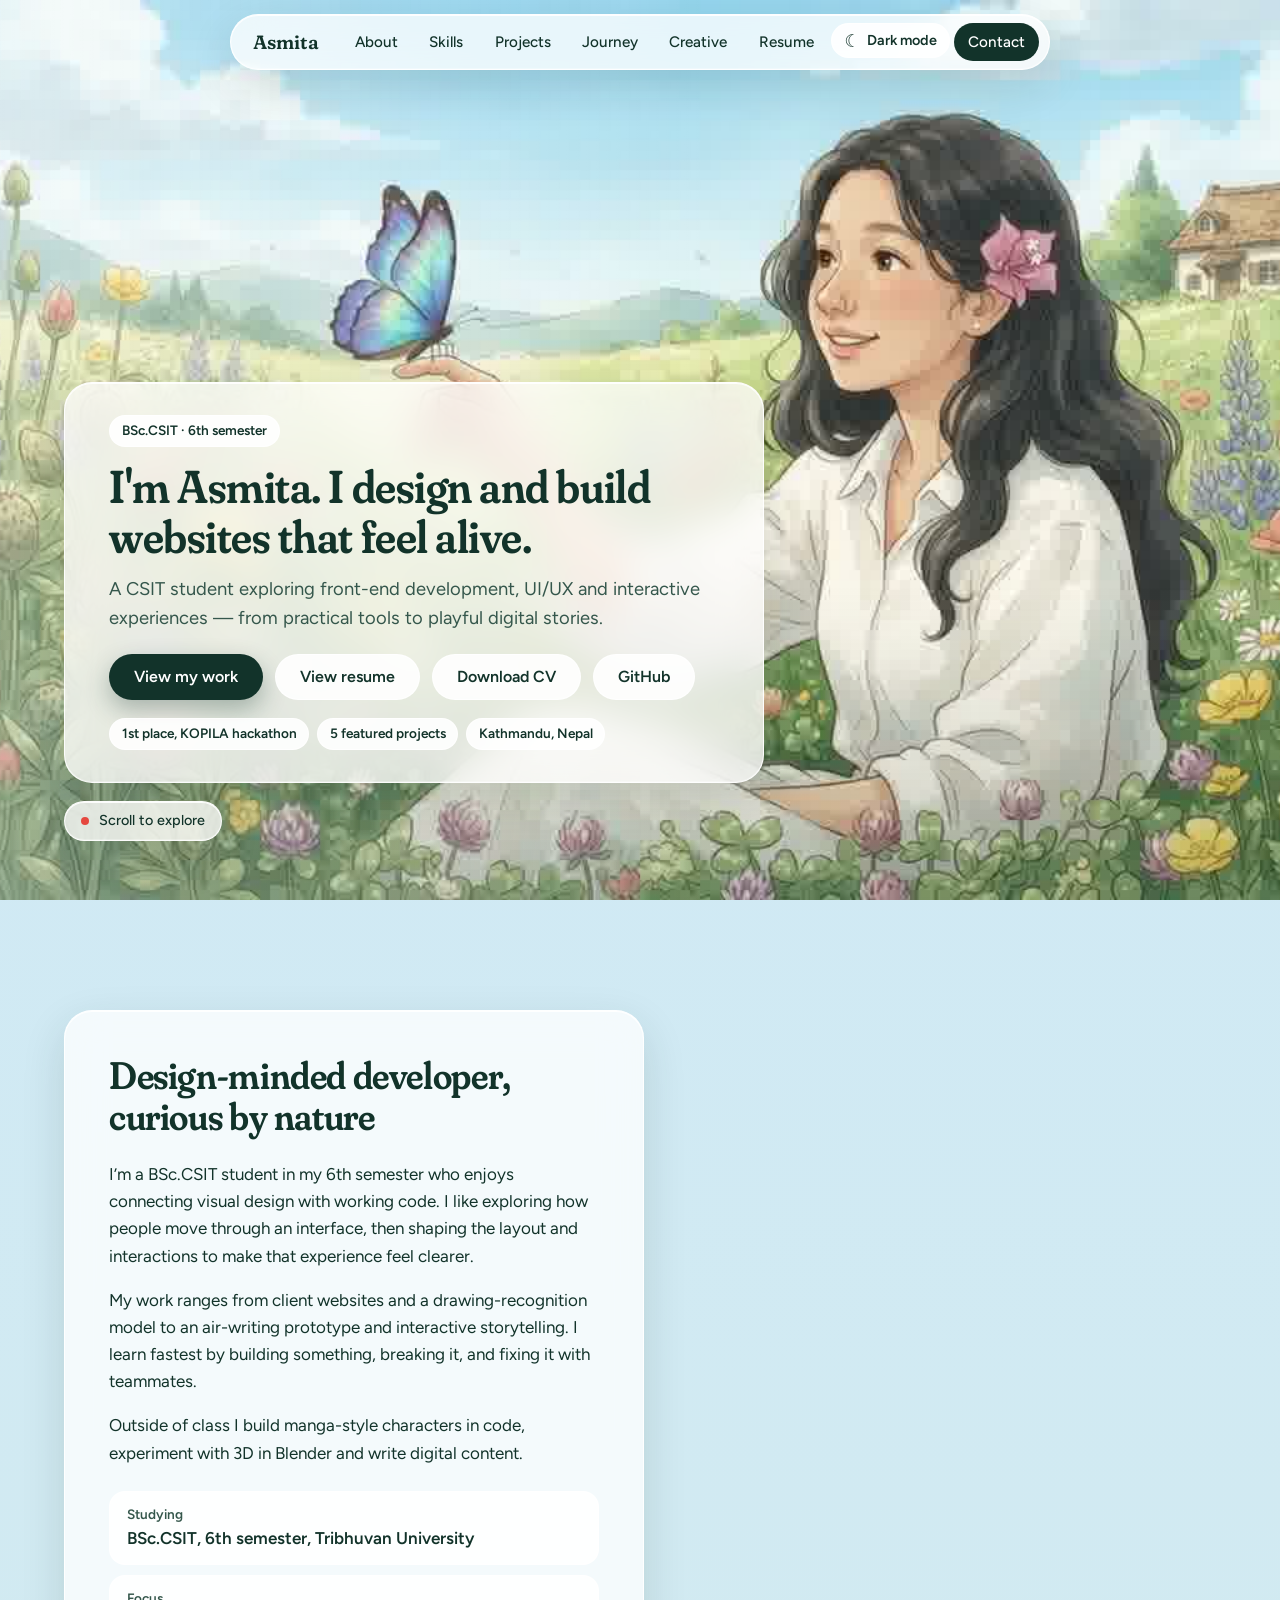
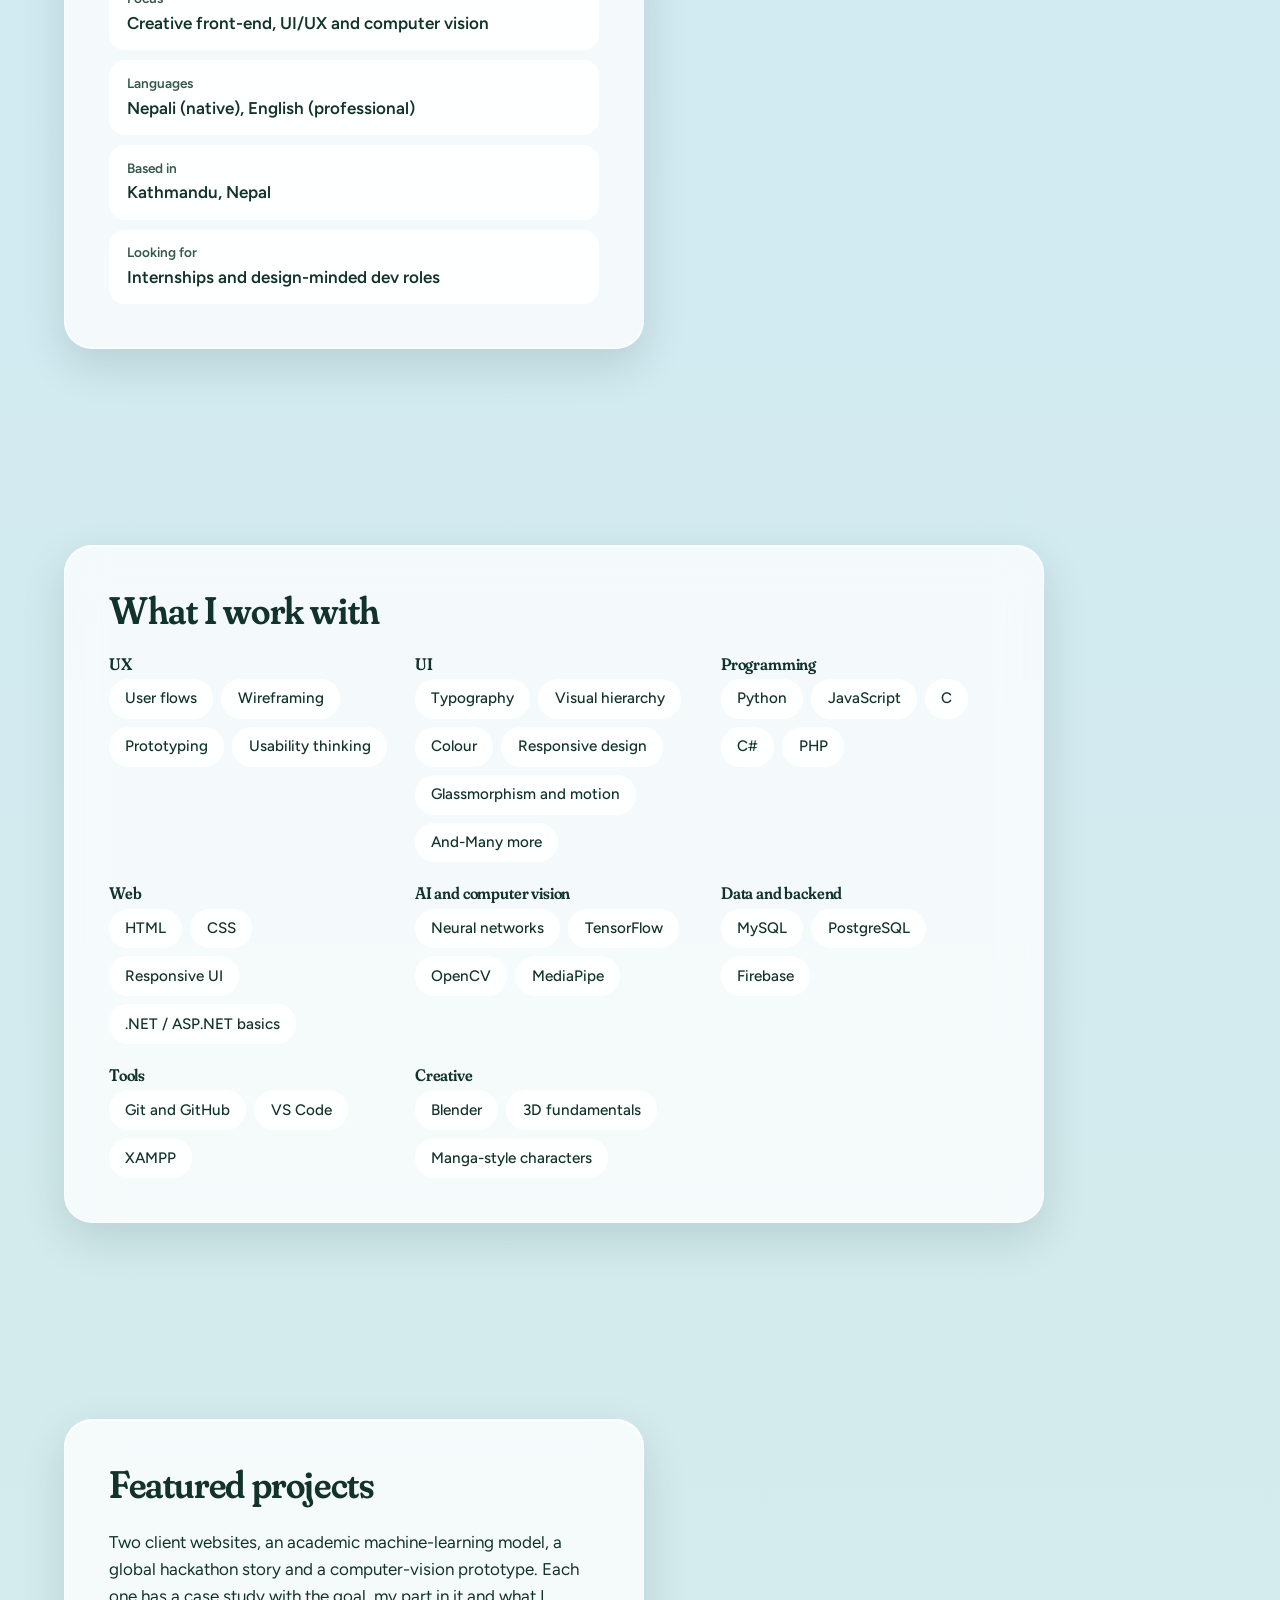
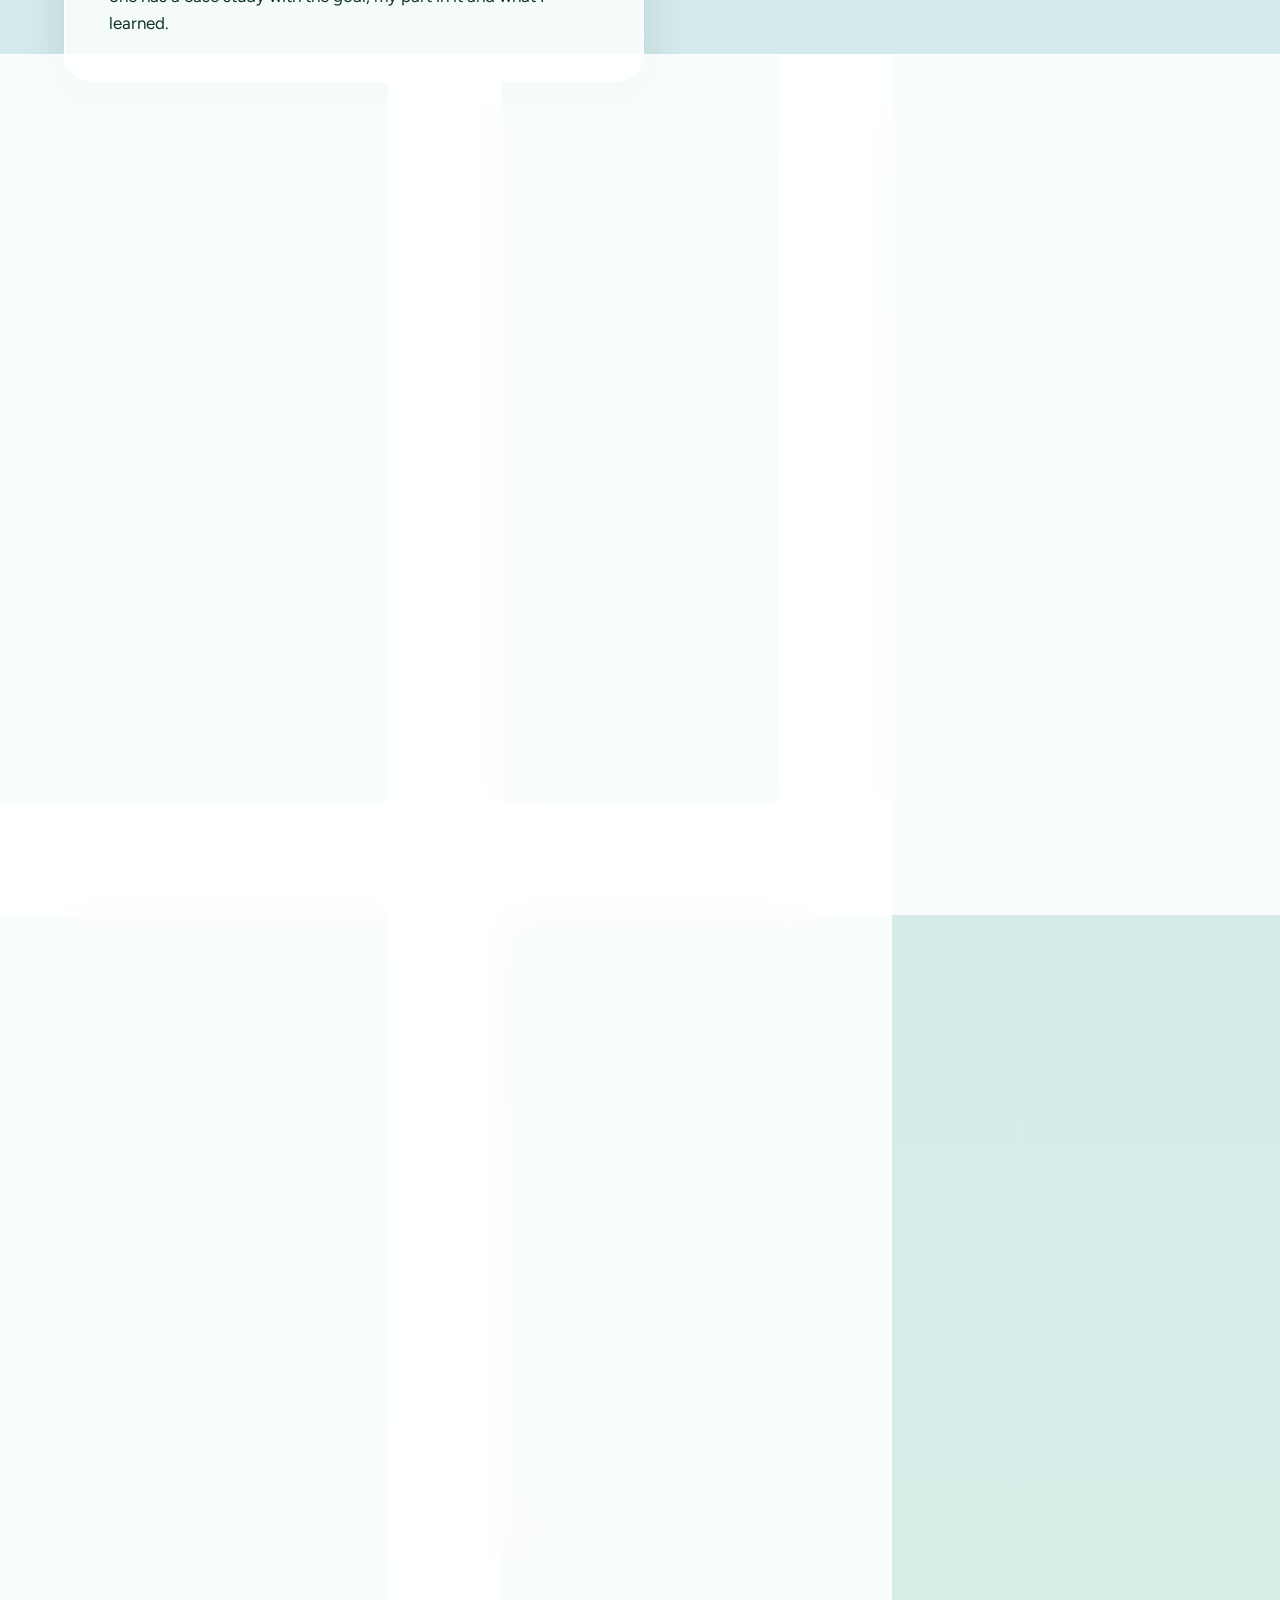
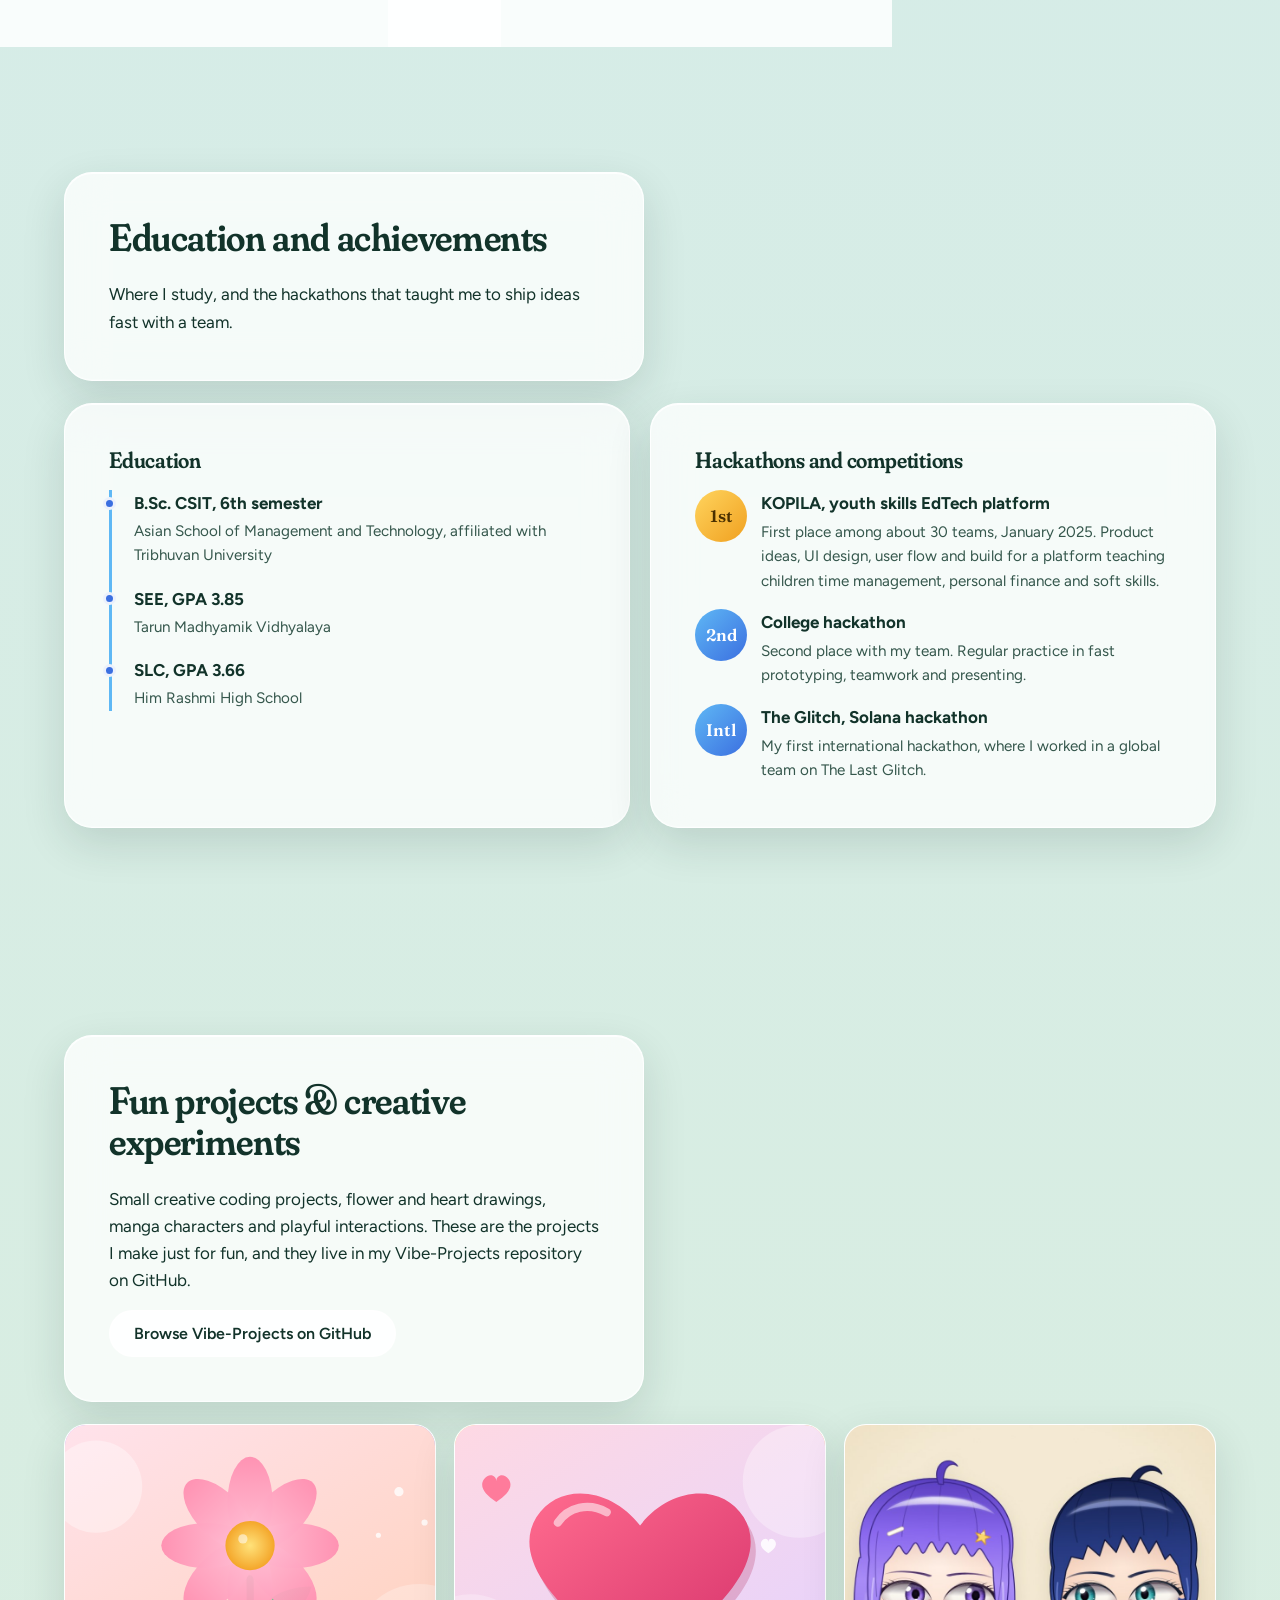
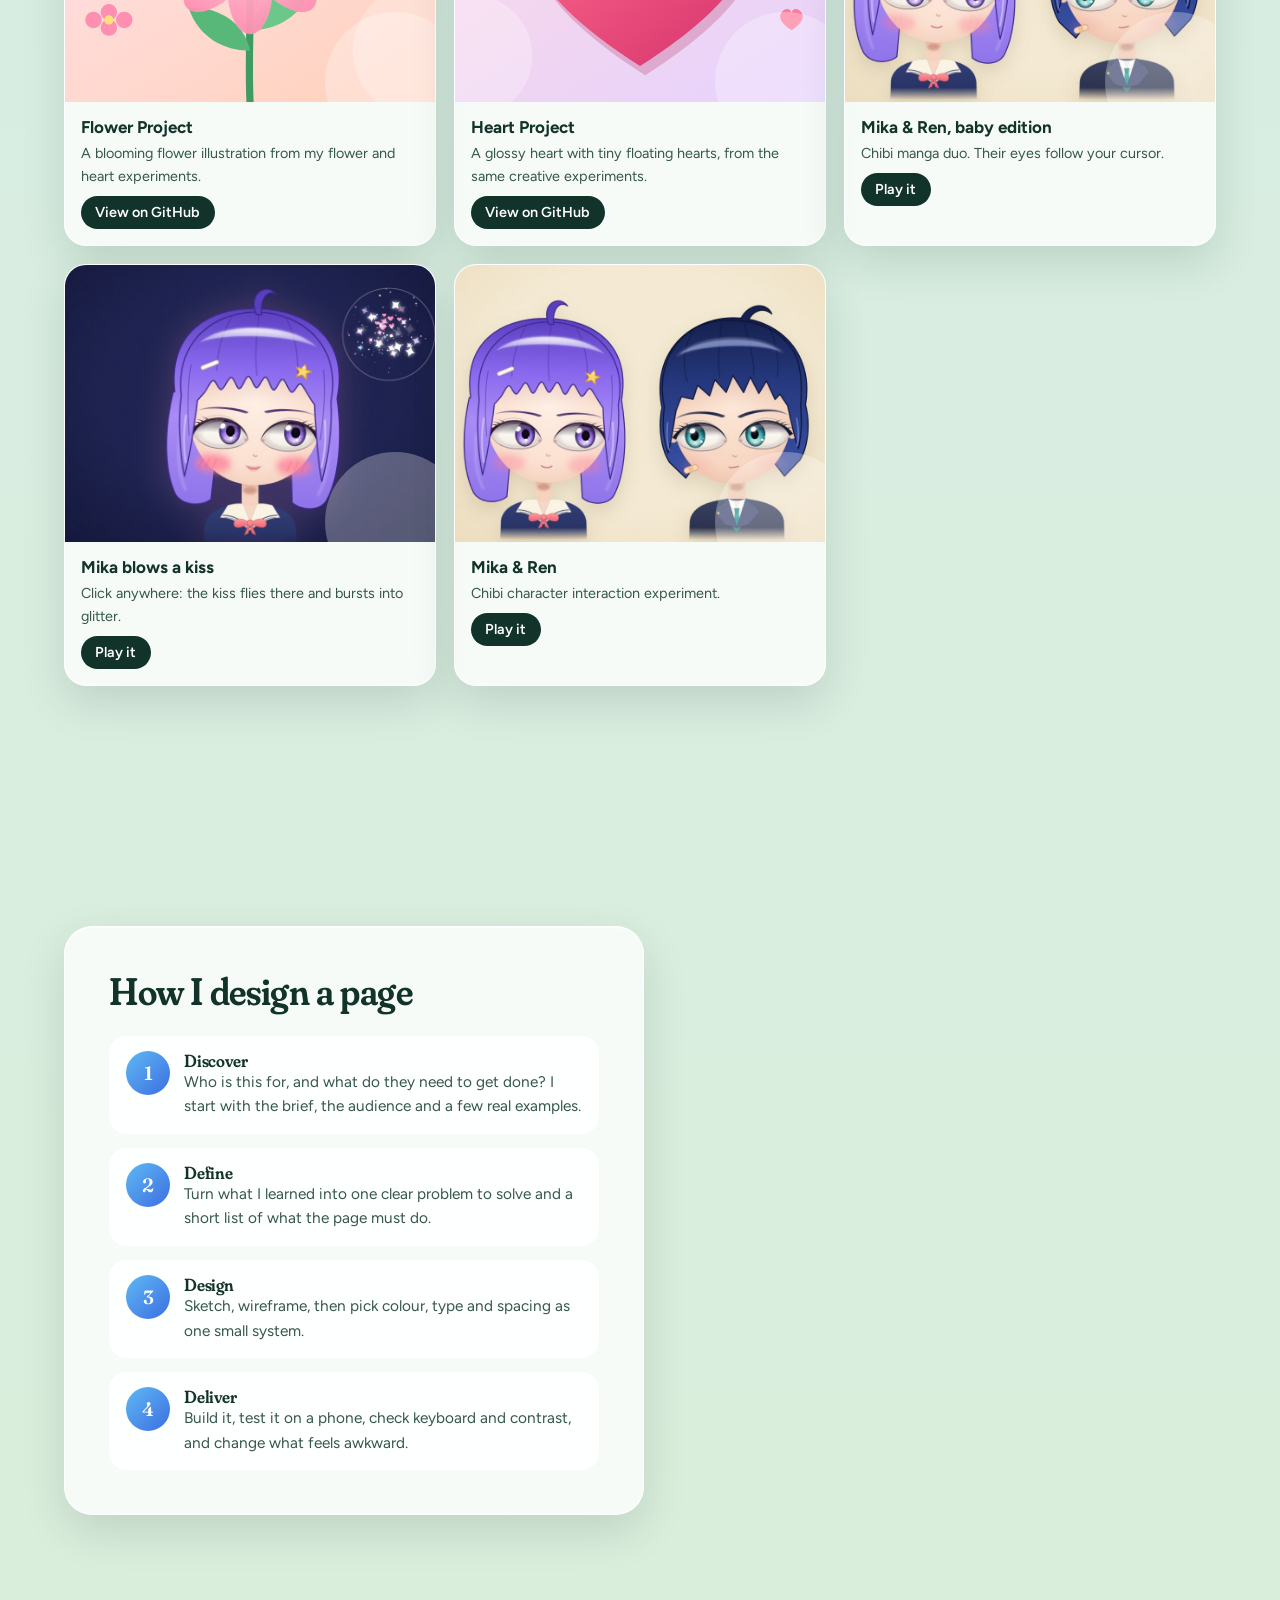
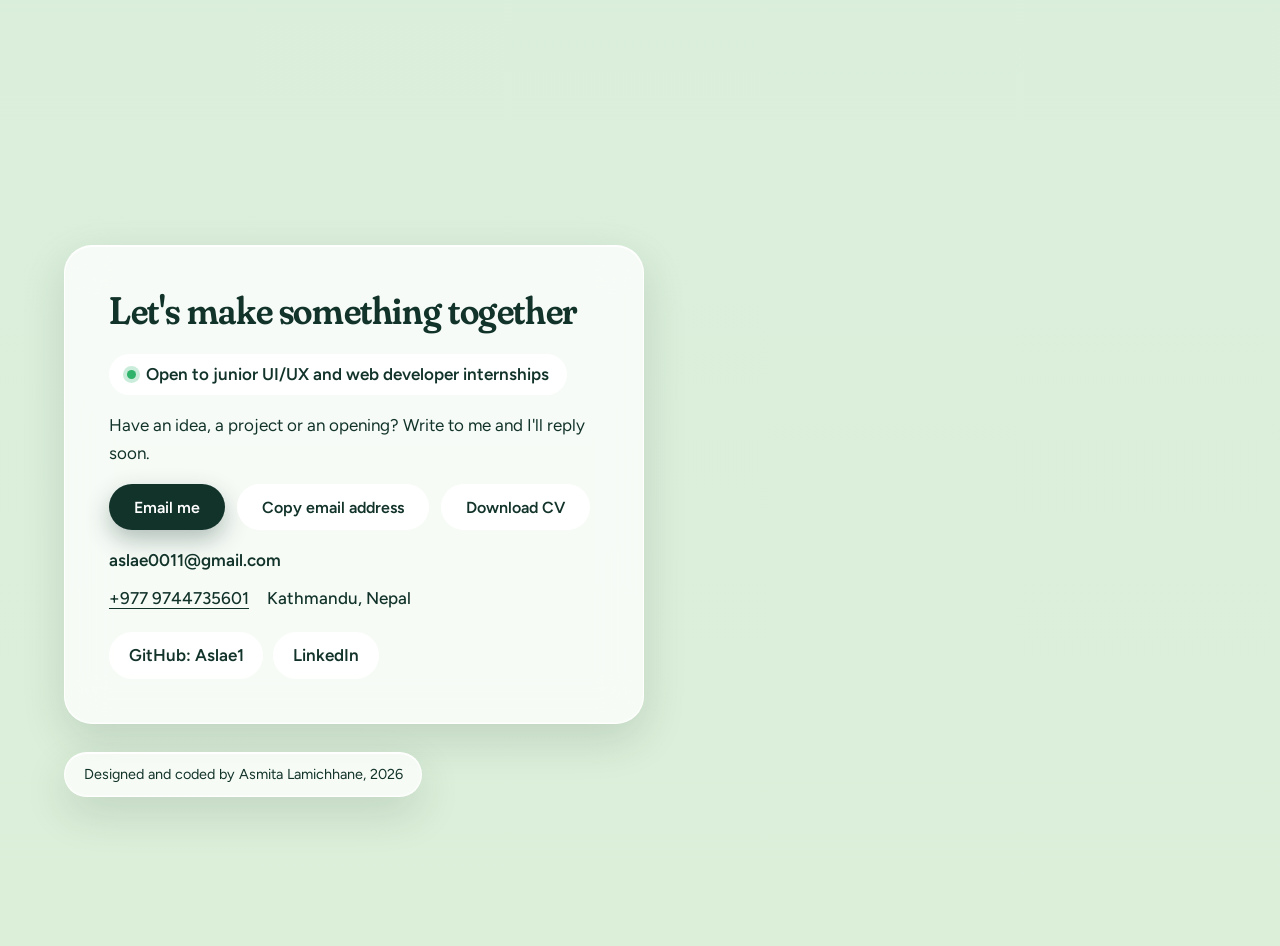
<file: Asmita Lamichhane Portfolio/Asmita Lamichhane/index.html>
<!doctype html>
<html lang="en">

<head>
  <meta charset="utf-8">
  <meta name="viewport" content="width=device-width, initial-scale=1">
  <title>Asmita Lamichhane - Web Developer and UI/UX Designer</title>
  <meta name="description"
    content="Portfolio of Asmita Lamichhane, a BSc.CSIT student who designs and builds creative, thoughtful websites.">
  <meta name="theme-color" content="#bfe3f7">
  <meta property="og:title" content="Asmita Lamichhane - Web Developer and UI/UX Designer">
  <meta property="og:description" content="BSc.CSIT student building creative websites, computer-vision prototypes and playful interactive experiences.">
  <meta property="og:type" content="website">
  <link rel="icon" href="data:image/svg+xml,%3Csvg xmlns='http://www.w3.org/2000/svg' viewBox='0 0 100 100'%3E%3Ctext y='.9em' font-size='90'%3E%F0%9F%8C%B8%3C/text%3E%3C/svg%3E">
  <link rel="preconnect" href="https://fonts.googleapis.com">
  <link rel="preconnect" href="https://fonts.gstatic.com" crossorigin>
  <link
    href="https://fonts.googleapis.com/css2?family=Fraunces:ital,opsz,wght,SOFT@0,9..144,300..700,0..100;1,9..144,300..700,0..100&family=Figtree:wght@400;500;600;700&display=swap"
    rel="stylesheet">
  <link rel="stylesheet" href="style.css">
</head>

<body>
  <a class="skip" href="#about">Skip to content</a>
  <canvas id="scene" aria-hidden="true"></canvas>
  <div class="veil" aria-hidden="true"></div>
  <div class="loader" id="loader" role="status">
    <div class="glass loader-card">
      <p class="loader-title">Opening the meadow</p>
      <div class="loader-bar"><span id="loaderBar"></span></div>
    </div>
  </div>
  <svg class="flutter" id="flutter" viewBox="0 0 64 48" aria-hidden="true">
    <g class="wing wl">
      <path d="M32 24C22 4 6 2 3 12c-2 9 9 15 29 12Z" fill="url(#wg)" />
      <path d="M32 25C20 28 10 36 15 43c5 5 15-3 17-18Z" fill="url(#wg2)" />
    </g>
    <g class="wing wr">
      <path d="M32 24C42 4 58 2 61 12c2 9-9 15-29 12Z" fill="url(#wg)" />
      <path d="M32 25c12 3 22 11 17 18-5 5-15-3-17-18Z" fill="url(#wg2)" />
    </g>
    <rect x="31" y="14" width="2" height="26" rx="1" fill="#1d3a2f" />
    <defs>
      <linearGradient id="wg" x1="0" y1="0" x2="1" y2="1">
        <stop offset="0" stop-color="#5fd0ff" />
        <stop offset="1" stop-color="#3b6fe0" />
      </linearGradient>
      <linearGradient id="wg2" x1="0" y1="0" x2="1" y2="1">
        <stop offset="0" stop-color="#7fe3d6" />
        <stop offset="1" stop-color="#4f8cf0" />
      </linearGradient>
    </defs>
  </svg>
  <header class="nav-wrap">
    <nav class="glass nav" aria-label="Main">
      <a class="brand" href="#top" aria-label="Asmita, back to top">Asmita</a>
      <button class="menu-btn" id="menuBtn" type="button" aria-expanded="false" aria-controls="navList">Menu</button>
      <ul id="navList">
        <li><a href="#about">About</a></li>
        <li><a href="#skills">Skills</a></li>
        <li><a href="#projects">Projects</a></li>
        <li><a href="#journey">Journey</a></li>
        <li><a href="#fun">Creative</a></li>
        <li><a href="resume.html">Resume</a></li>
        <li><button class="theme-toggle nav-theme" id="themeToggle" type="button" aria-label="Switch to dark mode" aria-pressed="false"><span class="theme-icon" aria-hidden="true">☾</span><span class="theme-label">Dark mode</span></button></li>
        <li><a href="#contact" class="nav-cta">Contact</a></li>
      </ul>
    </nav>
  </header>
  <div class="progress" aria-hidden="true"><span id="progressBar"></span></div>

  <main id="top">
    <section class="panel hero" id="hero">
      <div class="glass card hero-card">
        <p class="tag">BSc.CSIT · 6th semester</p>
        <h1>I'm Asmita. I design and build websites that feel alive.</h1>
        <p class="lead">A CSIT student exploring front-end development, UI/UX and interactive experiences — from
          practical tools to playful digital stories.</p>
        <div class="actions">
          <a class="btn primary" href="#projects">View my work</a>
          <a class="btn ghost" data-resume-view href="resume.html">View resume</a>
          <a class="btn ghost" data-resume-download href="Asmita-Lamichhane-CV.pdf"
            download="Asmita-Lamichhane-CV.pdf">Download CV</a>
          <a class="btn ghost" data-link="github" target="_blank" rel="noopener">GitHub</a>
        </div>
        <ul class="hero-meta" aria-label="Quick facts">
          <li>1st place, KOPILA hackathon</li>
          <li>5 featured projects</li>
          <li>Kathmandu, Nepal</li>
        </ul>
      </div>
      <p class="scroll-hint glass"><span class="dot"></span>Scroll to explore</p>
    </section>
    <section class="panel" id="about">
      <div class="glass card about-card reveal">
        <h2>Design-minded developer, curious by nature</h2>
        <p>I’m a BSc.CSIT student in my 6th semester who enjoys connecting visual design with working code. I like exploring how people move through an interface, then shaping the layout and interactions to make that experience feel clearer.</p>
        <p>My work ranges from client websites and a drawing-recognition model to an air-writing prototype and interactive storytelling. I learn fastest by building something, breaking it, and fixing it with teammates.</p>
        <p>Outside of class I build manga-style characters in code, experiment with 3D in Blender and write digital content.</p>
        <dl class="facts">
          <div><dt>Studying</dt><dd>BSc.CSIT, 6th semester, Tribhuvan University</dd></div>
          <div><dt>Focus</dt><dd>Creative front-end, UI/UX and computer vision</dd></div>
          <div><dt>Languages</dt><dd>Nepali (native), English (professional)</dd></div>
          <div><dt>Based in</dt><dd>Kathmandu, Nepal</dd></div>
          <div><dt>Looking for</dt><dd>Internships and design-minded dev roles</dd></div>
        </dl>
      </div>
    </section>
    <section class="panel wide" id="skills">
      <div class="glass card skills-card skills-wide reveal">
        <h2>What I work with</h2>
        <div class="skill-groups">
          <div class="group"><h3>UX</h3><ul class="chips"><li>User flows</li><li>Wireframing</li><li>Prototyping</li><li>Usability thinking</li></ul></div>
          <div class="group"><h3>UI</h3><ul class="chips"><li>Typography</li><li>Visual hierarchy</li><li>Colour</li><li>Responsive design</li><li>Glassmorphism and motion</li><li>And-Many more</li></ul></div>
          <div class="group"><h3>Programming</h3><ul class="chips"><li>Python</li><li>JavaScript</li><li>C</li><li>C#</li><li>PHP</li></ul></div>
          <div class="group"><h3>Web</h3><ul class="chips"><li>HTML</li><li>CSS</li><li>Responsive UI</li><li>.NET / ASP.NET basics</li></ul></div>
          <div class="group"><h3>AI and computer vision</h3><ul class="chips"><li>Neural networks</li><li>TensorFlow</li><li>OpenCV</li><li>MediaPipe</li></ul></div>
          <div class="group"><h3>Data and backend</h3><ul class="chips"><li>MySQL</li><li>PostgreSQL</li><li>Firebase</li></ul></div>
          <div class="group"><h3>Tools</h3><ul class="chips"><li>Git and GitHub</li><li>VS Code</li><li>XAMPP</li></ul></div>
          <div class="group"><h3>Creative</h3><ul class="chips"><li>Blender</li><li>3D fundamentals</li><li>Manga-style characters</li></ul></div>
        </div>
      </div>
    </section>
    <section class="panel wide" id="projects">
      <div class="glass card projects-head reveal">
        <h2>Featured projects</h2>
        <p>Two client websites, an academic machine-learning model, a global hackathon story and a computer-vision prototype. Each one has a case study with the goal, my part in it and what I learned.</p>
      </div>
      <div class="project-grid featured" id="featuredGrid"></div>
    </section>
    <section class="panel wide" id="journey">
      <div class="glass card projects-head reveal">
        <h2>Education and achievements</h2>
        <p>Where I study, and the hackathons that taught me to ship ideas fast with a team.</p>
      </div>
      <div class="duo">
        <div class="glass card reveal">
          <h3 class="duo-title">Education</h3>
          <ol class="timeline">
            <li><strong>B.Sc. CSIT, 6th semester</strong><span>Asian School of Management and Technology, affiliated with Tribhuvan University</span></li>
            <li><strong>SEE, GPA 3.85</strong><span>Tarun Madhyamik Vidhyalaya</span></li>
            <li><strong>SLC, GPA 3.66</strong><span>Him Rashmi High School</span></li>
          </ol>
        </div>
        <div class="glass card reveal">
          <h3 class="duo-title">Hackathons and competitions</h3>
          <ul class="awards">
            <li><span class="medal">1st</span><div><strong>KOPILA, youth skills EdTech platform</strong><span>First place among about 30 teams, January 2025. Product ideas, UI design, user flow and build for a platform teaching children time management, personal finance and soft skills.</span></div></li>
            <li><span class="medal">2nd</span><div><strong>College hackathon</strong><span>Second place with my team. Regular practice in fast prototyping, teamwork and presenting.</span></div></li>
            <li><span class="medal">Intl</span><div><strong>The Glitch, Solana hackathon</strong><span>My first international hackathon, where I worked in a global team on The Last Glitch.</span></div></li>
          </ul>
        </div>
      </div>
    </section>

    <section class="panel wide" id="fun">
      <div class="glass card projects-head reveal">
        <h2>Fun projects & creative experiments</h2>
        <p>Small creative coding projects, flower and heart drawings, manga characters and playful interactions. These are the projects I make just for fun, and they live in my Vibe-Projects repository on GitHub.</p>
        <div class="actions"><a class="btn ghost" href="https://github.com/Aslae1/Vibe-Projects-" target="_blank" rel="noopener">Browse Vibe-Projects on GitHub</a></div>
      </div>
      <div class="fun-grid" id="funGrid"></div>
    </section>
    <section class="panel" id="process">
      <div class="glass card process-card reveal">
        <h2>How I design a page</h2>
        <ol class="steps" id="steps">
          <li>
            <h3>Discover</h3>
            <p>Who is this for, and what do they need to get done? I start with the brief, the audience and a few real examples.</p>
          </li>
          <li>
            <h3>Define</h3>
            <p>Turn what I learned into one clear problem to solve and a short list of what the page must do.</p>
          </li>
          <li>
            <h3>Design</h3>
            <p>Sketch, wireframe, then pick colour, type and spacing as one small system.</p>
          </li>
          <li>
            <h3>Deliver</h3>
            <p>Build it, test it on a phone, check keyboard and contrast, and change what feels awkward.</p>
          </li>
        </ol>
      </div>
    </section>
    <section class="panel" id="contact">
      <div class="glass card contact-card reveal">
        <h2>Let's make something together</h2>
        <p class="open-to"><span class="dot"></span><span id="openTo"></span></p>
        <p>Have an idea, a project or an opening? Write to me and I'll reply soon.</p>
        <div class="mail-row">
          <a class="btn primary" id="mailBtn" href="#">Email me</a>
          <button class="btn ghost" id="copyBtn" type="button">Copy email address</button>
          <a class="btn ghost" data-resume-download href="Asmita-Lamichhane-CV.pdf"
            download="Asmita-Lamichhane-CV.pdf">Download CV</a>
        </div>
        <p class="mail-text" id="mailText"></p>
        <ul class="contact-details">
          <li><a id="phoneLink" href="#"><span id="phoneText"></span></a></li>
          <li><span id="placeText"></span></li>
        </ul>
        <ul class="socials" id="socials">
          <li><a data-link="github" target="_blank" rel="noopener">GitHub: Aslae1</a></li>
          <li><a data-link="linkedin" target="_blank" rel="noopener">LinkedIn</a></li>
                  </ul>
      </div>
      <footer class="glass foot">Designed and coded by Asmita Lamichhane, <span id="year"></span></footer>
    </section>

  </main>

  <dialog class="lightbox" id="lightbox" aria-label="Artwork preview"><button class="lb-close" id="lbClose"
      type="button" aria-label="Close preview">Close</button><img id="lbImg" alt="">
    <p id="lbCap"></p>
  </dialog>
  <noscript>
    <p class="glass noscript">This page uses JavaScript to show projects and the scrolling background. Please turn it on, or see my resume and GitHub for the full details.</p>
  </noscript>
  <script src="script.js"></script>
</body>

</html>
</file>
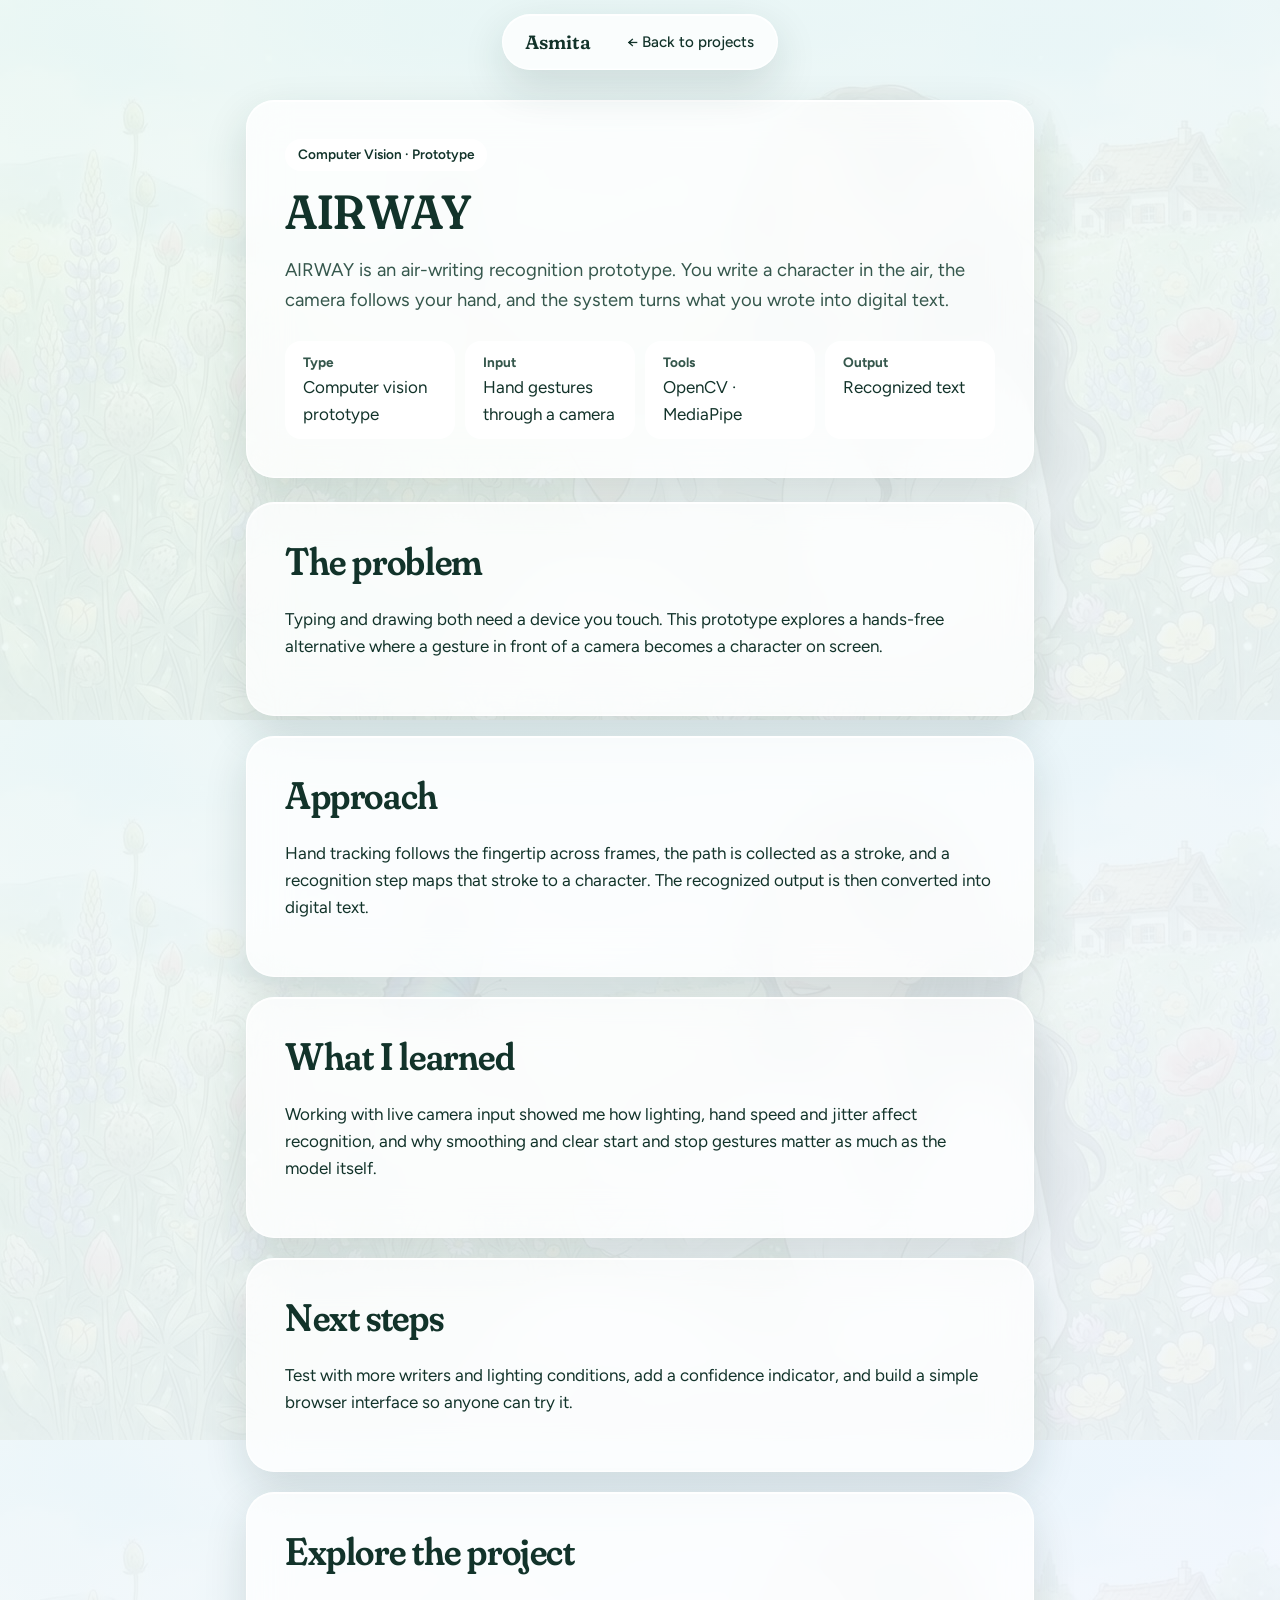
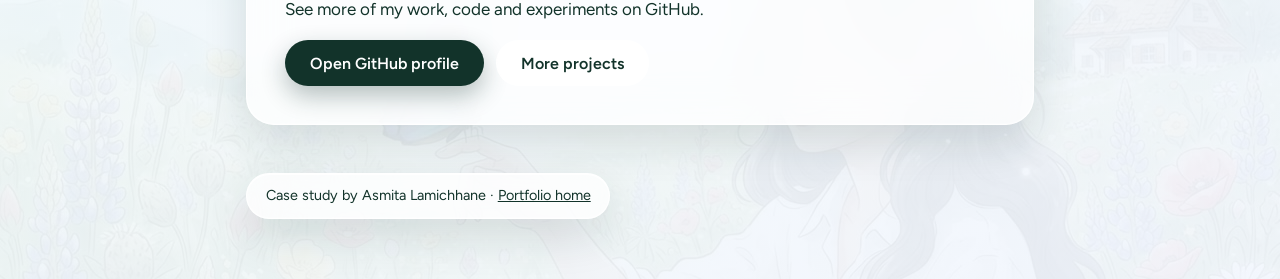
<file: Asmita Lamichhane Portfolio/Asmita Lamichhane/case-study-airway.html>
<!doctype html>
<html lang="en"><head><meta charset="utf-8"><meta name="viewport" content="width=device-width, initial-scale=1">
<meta name="description" content="AIRWAY project case study by Asmita Lamichhane.">
<title>AIRWAY — Case Study | Asmita Lamichhane</title>
<link rel="preconnect" href="https://fonts.googleapis.com"><link rel="preconnect" href="https://fonts.gstatic.com" crossorigin>
<link href="https://fonts.googleapis.com/css2?family=Fraunces:ital,opsz,wght,SOFT@0,9..144,300..700,0..100;1,9..144,300..700,0..100&family=Figtree:wght@400;500;600;700&display=swap" rel="stylesheet">
<link rel="stylesheet" href="style.css"></head>
<body class="cs-bg"><header class="nav-wrap"><nav class="glass nav" aria-label="Main"><a class="brand" href="index.html">Asmita</a><ul style="display:flex"><li><a href="index.html#projects">← Back to projects</a></li></ul></nav></header>
<main class="cs-wrap"><section class="glass card cs-hero"><p class="tag">Computer Vision · Prototype</p><h1>AIRWAY</h1><p class="lead">AIRWAY is an air-writing recognition prototype. You write a character in the air, the camera follows your hand, and the system turns what you wrote into digital text.</p><div class="cs-meta"><div><b>Type</b>Computer vision prototype</div><div><b>Input</b>Hand gestures through a camera</div><div><b>Tools</b>OpenCV · MediaPipe</div><div><b>Output</b>Recognized text</div></div></section><section class="glass card"><h2>The problem</h2><p>Typing and drawing both need a device you touch. This prototype explores a hands-free alternative where a gesture in front of a camera becomes a character on screen.</p></section><section class="glass card"><h2>Approach</h2><p>Hand tracking follows the fingertip across frames, the path is collected as a stroke, and a recognition step maps that stroke to a character. The recognized output is then converted into digital text.</p></section><section class="glass card"><h2>What I learned</h2><p>Working with live camera input showed me how lighting, hand speed and jitter affect recognition, and why smoothing and clear start and stop gestures matter as much as the model itself.</p></section><section class="glass card"><h2>Next steps</h2><p>Test with more writers and lighting conditions, add a confidence indicator, and build a simple browser interface so anyone can try it.</p></section><section class="glass card"><h2>Explore the project</h2><p>See more of my work, code and experiments on GitHub.</p><div class="actions"><a class="btn primary" href="https://github.com/Aslae1" target="_blank" rel="noopener">Open GitHub profile</a><a class="btn ghost" href="index.html#projects">More projects</a></div></section><footer class="glass foot">Case study by Asmita Lamichhane · <a href="index.html">Portfolio home</a></footer></main></body></html>
</file>
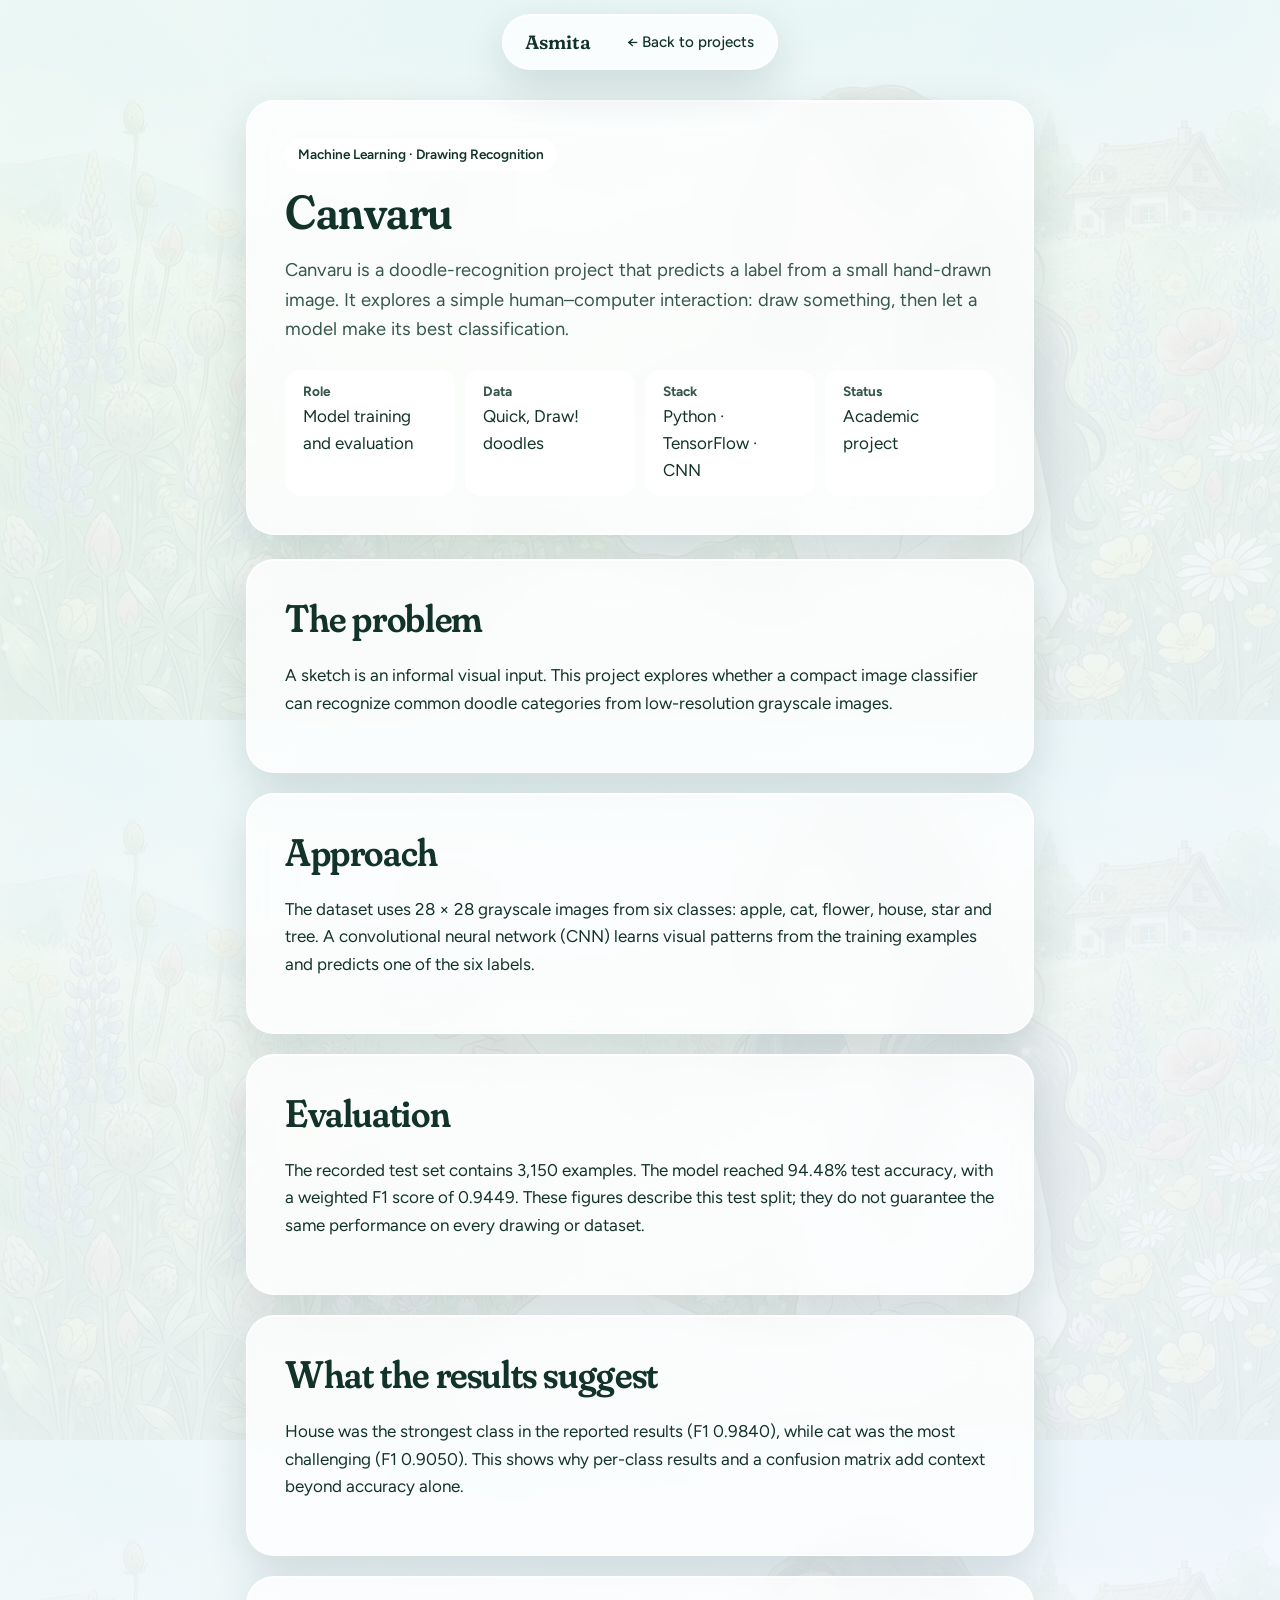
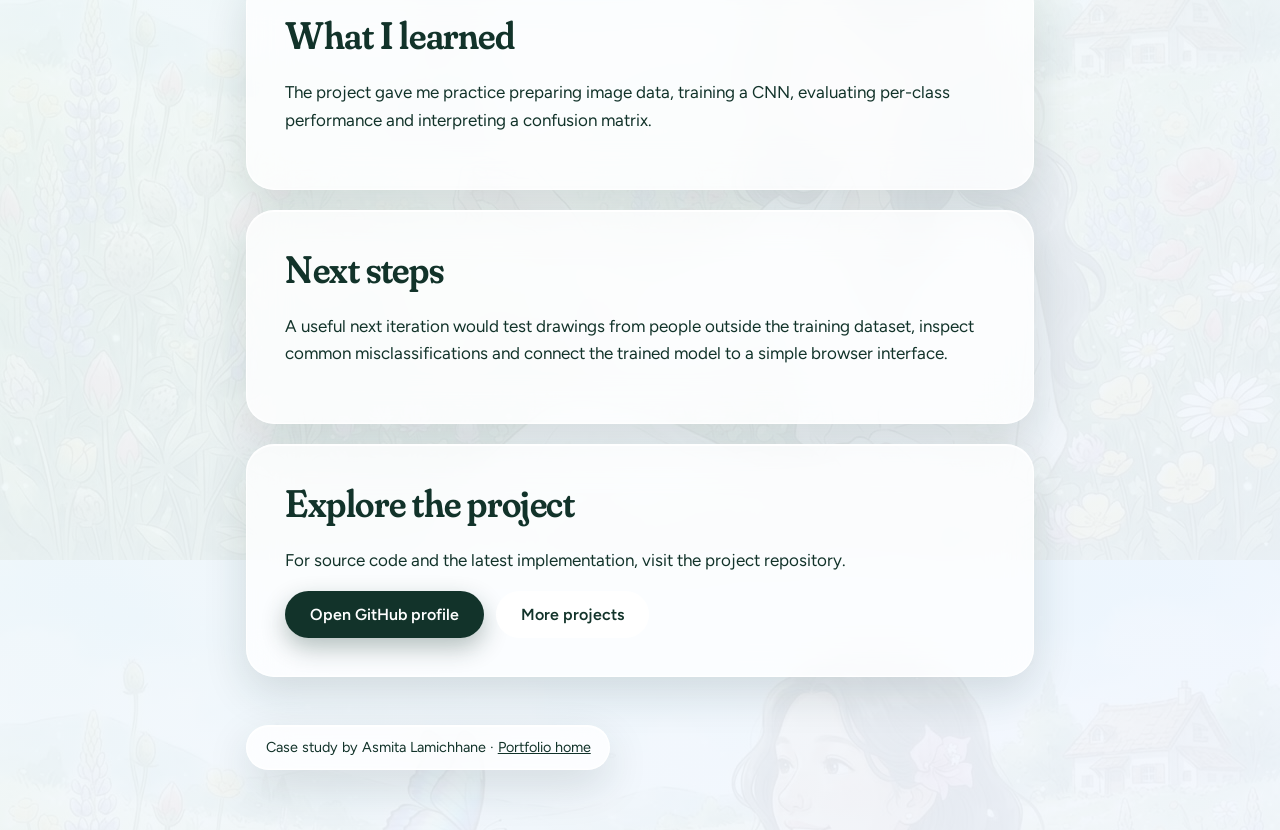
<file: Asmita Lamichhane Portfolio/Asmita Lamichhane/case-study-canvaru.html>
<!doctype html>
<html lang="en"><head><meta charset="utf-8"><meta name="viewport" content="width=device-width, initial-scale=1">
<meta name="description" content="Canvaru project case study by Asmita Lamichhane.">
<title>Canvaru — Case Study | Asmita Lamichhane</title>
<link rel="preconnect" href="https://fonts.googleapis.com"><link rel="preconnect" href="https://fonts.gstatic.com" crossorigin>
<link href="https://fonts.googleapis.com/css2?family=Fraunces:ital,opsz,wght,SOFT@0,9..144,300..700,0..100;1,9..144,300..700,0..100&family=Figtree:wght@400;500;600;700&display=swap" rel="stylesheet">
<link rel="stylesheet" href="style.css"></head>
<body class="cs-bg"><header class="nav-wrap"><nav class="glass nav" aria-label="Main"><a class="brand" href="index.html">Asmita</a><ul style="display:flex"><li><a href="index.html#projects">← Back to projects</a></li></ul></nav></header>
<main class="cs-wrap"><section class="glass card cs-hero"><p class="tag">Machine Learning · Drawing Recognition</p><h1>Canvaru</h1><p class="lead">Canvaru is a doodle-recognition project that predicts a label from a small hand-drawn image. It explores a simple human–computer interaction: draw something, then let a model make its best classification.</p><div class="cs-meta"><div><b>Role</b>Model training and evaluation</div><div><b>Data</b>Quick, Draw! doodles</div><div><b>Stack</b>Python · TensorFlow · CNN</div><div><b>Status</b>Academic project</div></div></section>
<section class="glass card"><h2>The problem</h2><p>A sketch is an informal visual input. This project explores whether a compact image classifier can recognize common doodle categories from low-resolution grayscale images.</p></section><section class="glass card"><h2>Approach</h2><p>The dataset uses 28 × 28 grayscale images from six classes: apple, cat, flower, house, star and tree. A convolutional neural network (CNN) learns visual patterns from the training examples and predicts one of the six labels.</p></section><section class="glass card"><h2>Evaluation</h2><p>The recorded test set contains 3,150 examples. The model reached 94.48% test accuracy, with a weighted F1 score of 0.9449. These figures describe this test split; they do not guarantee the same performance on every drawing or dataset.</p></section><section class="glass card"><h2>What the results suggest</h2><p>House was the strongest class in the reported results (F1 0.9840), while cat was the most challenging (F1 0.9050). This shows why per-class results and a confusion matrix add context beyond accuracy alone.</p></section><section class="glass card"><h2>What I learned</h2><p>The project gave me practice preparing image data, training a CNN, evaluating per-class performance and interpreting a confusion matrix.</p></section><section class="glass card"><h2>Next steps</h2><p>A useful next iteration would test drawings from people outside the training dataset, inspect common misclassifications and connect the trained model to a simple browser interface.</p></section>
<section class="glass card"><h2>Explore the project</h2><p>For source code and the latest implementation, visit the project repository.</p><div class="actions"><a class="btn primary" href="https://github.com/Aslae1" target="_blank" rel="noopener">Open GitHub profile</a><a class="btn ghost" href="index.html#projects">More projects</a></div></section>
<footer class="glass foot">Case study by Asmita Lamichhane · <a href="index.html">Portfolio home</a></footer></main></body></html>
</file>
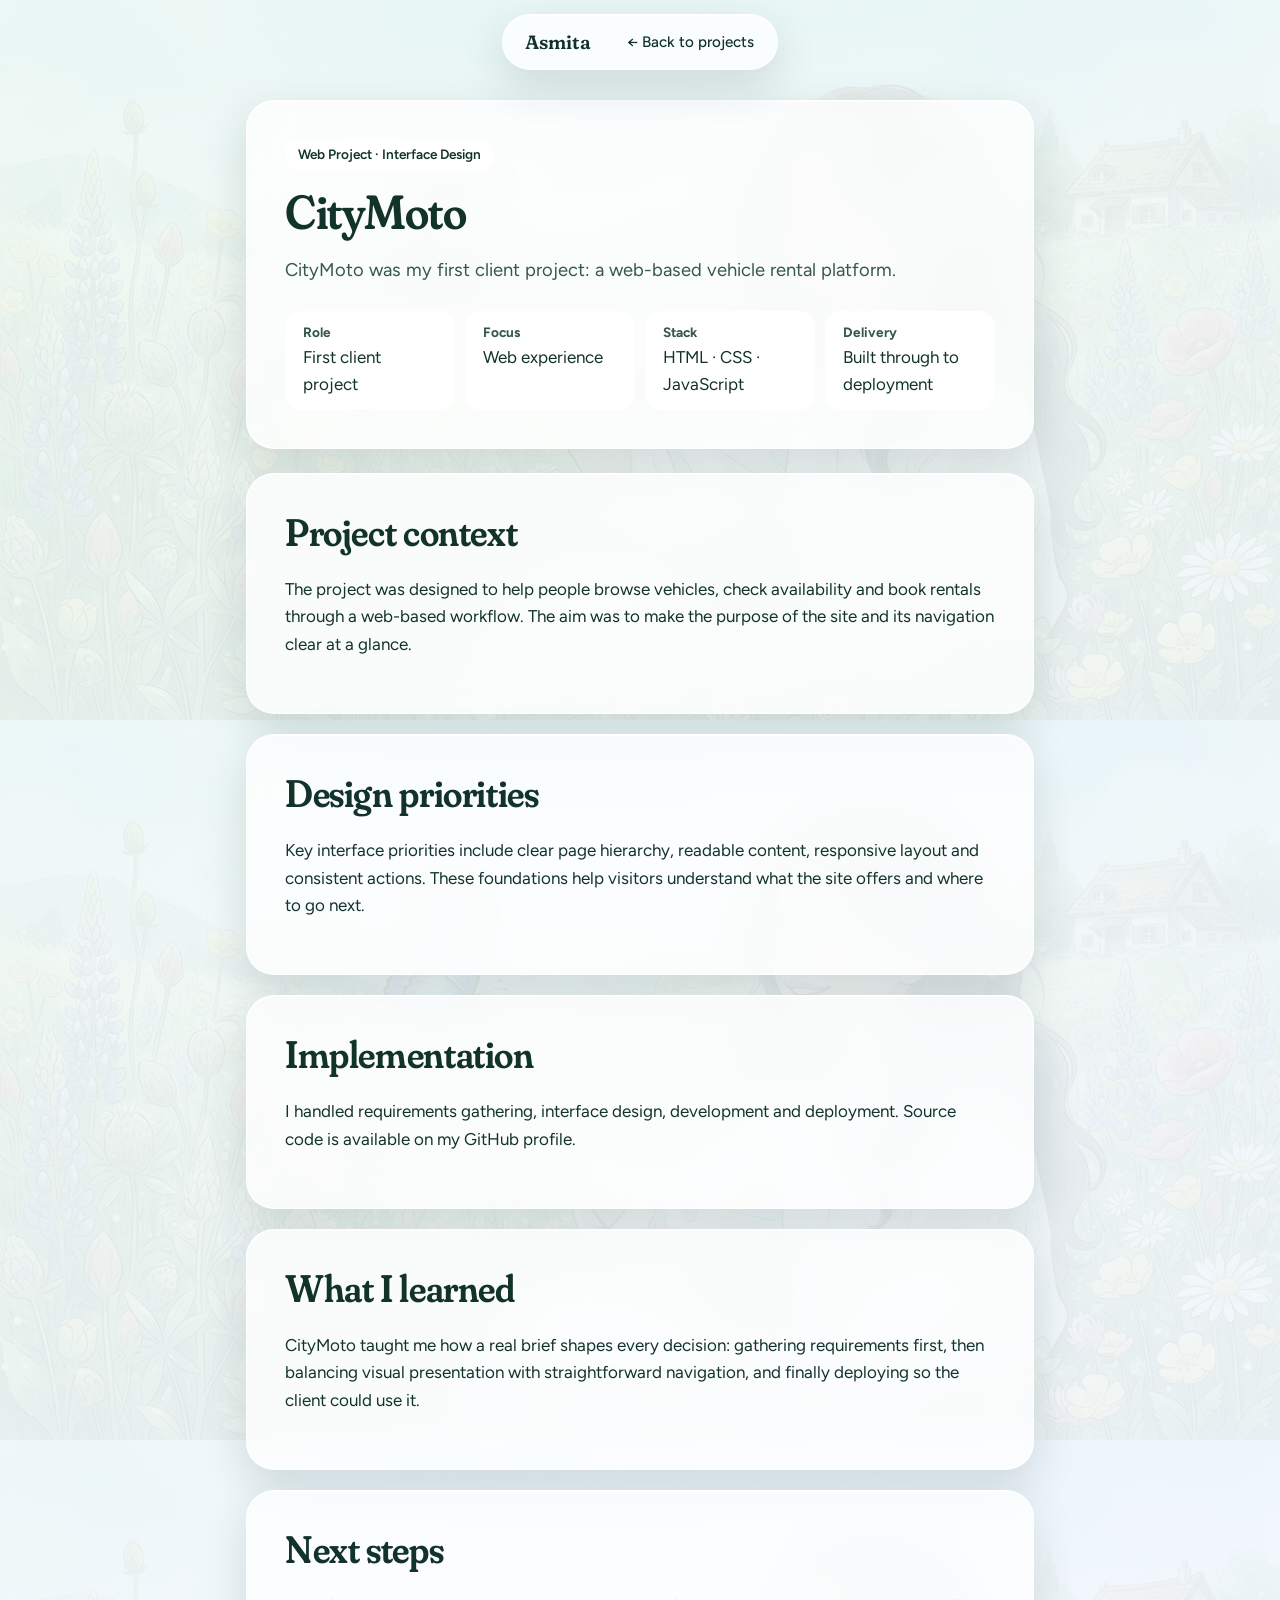
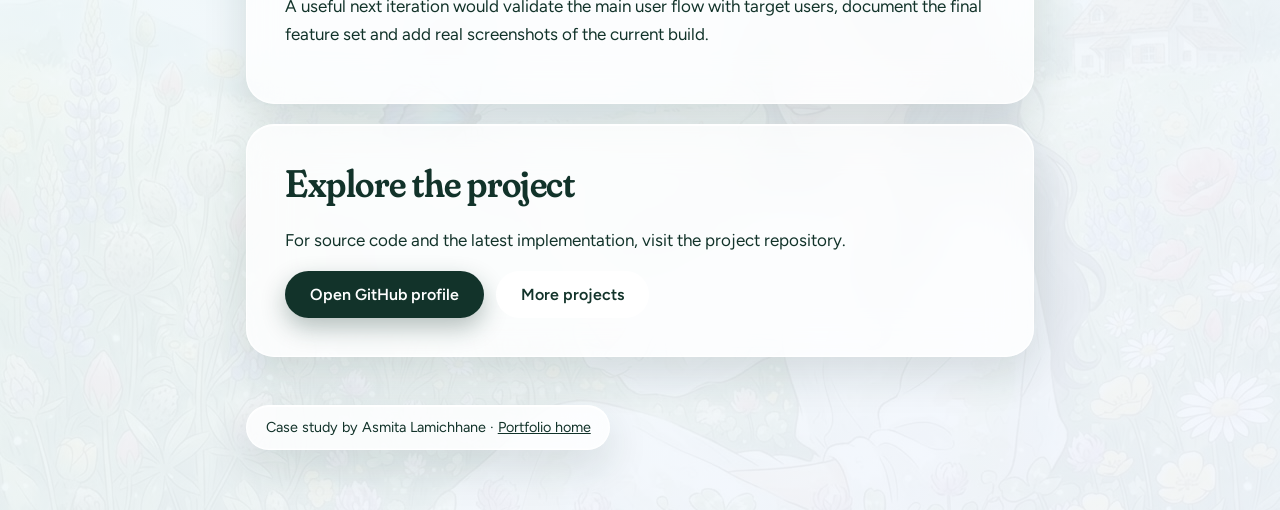
<file: Asmita Lamichhane Portfolio/Asmita Lamichhane/case-study-citymoto.html>
<!doctype html>
<html lang="en"><head><meta charset="utf-8"><meta name="viewport" content="width=device-width, initial-scale=1">
<meta name="description" content="CityMoto project case study by Asmita Lamichhane.">
<title>CityMoto — Case Study | Asmita Lamichhane</title>
<link rel="preconnect" href="https://fonts.googleapis.com"><link rel="preconnect" href="https://fonts.gstatic.com" crossorigin>
<link href="https://fonts.googleapis.com/css2?family=Fraunces:ital,opsz,wght,SOFT@0,9..144,300..700,0..100;1,9..144,300..700,0..100&family=Figtree:wght@400;500;600;700&display=swap" rel="stylesheet">
<link rel="stylesheet" href="style.css"></head>
<body class="cs-bg"><header class="nav-wrap"><nav class="glass nav" aria-label="Main"><a class="brand" href="index.html">Asmita</a><ul style="display:flex"><li><a href="index.html#projects">← Back to projects</a></li></ul></nav></header>
<main class="cs-wrap"><section class="glass card cs-hero"><p class="tag">Web Project · Interface Design</p><h1>CityMoto</h1><p class="lead">CityMoto was my first client project: a web-based vehicle rental platform.</p><div class="cs-meta"><div><b>Role</b>First client project</div><div><b>Focus</b>Web experience</div><div><b>Stack</b>HTML · CSS · JavaScript</div><div><b>Delivery</b>Built through to deployment</div></div></section>
<section class="glass card"><h2>Project context</h2><p>The project was designed to help people browse vehicles, check availability and book rentals through a web-based workflow. The aim was to make the purpose of the site and its navigation clear at a glance.</p></section><section class="glass card"><h2>Design priorities</h2><p>Key interface priorities include clear page hierarchy, readable content, responsive layout and consistent actions. These foundations help visitors understand what the site offers and where to go next.</p></section><section class="glass card"><h2>Implementation</h2><p>I handled requirements gathering, interface design, development and deployment. Source code is available on my GitHub profile.</p></section><section class="glass card"><h2>What I learned</h2><p>CityMoto taught me how a real brief shapes every decision: gathering requirements first, then balancing visual presentation with straightforward navigation, and finally deploying so the client could use it.</p></section><section class="glass card"><h2>Next steps</h2><p>A useful next iteration would validate the main user flow with target users, document the final feature set and add real screenshots of the current build.</p></section>
<section class="glass card"><h2>Explore the project</h2><p>For source code and the latest implementation, visit the project repository.</p><div class="actions"><a class="btn primary" href="https://github.com/Aslae1" target="_blank" rel="noopener">Open GitHub profile</a><a class="btn ghost" href="index.html#projects">More projects</a></div></section>
<footer class="glass foot">Case study by Asmita Lamichhane · <a href="index.html">Portfolio home</a></footer></main></body></html>
</file>
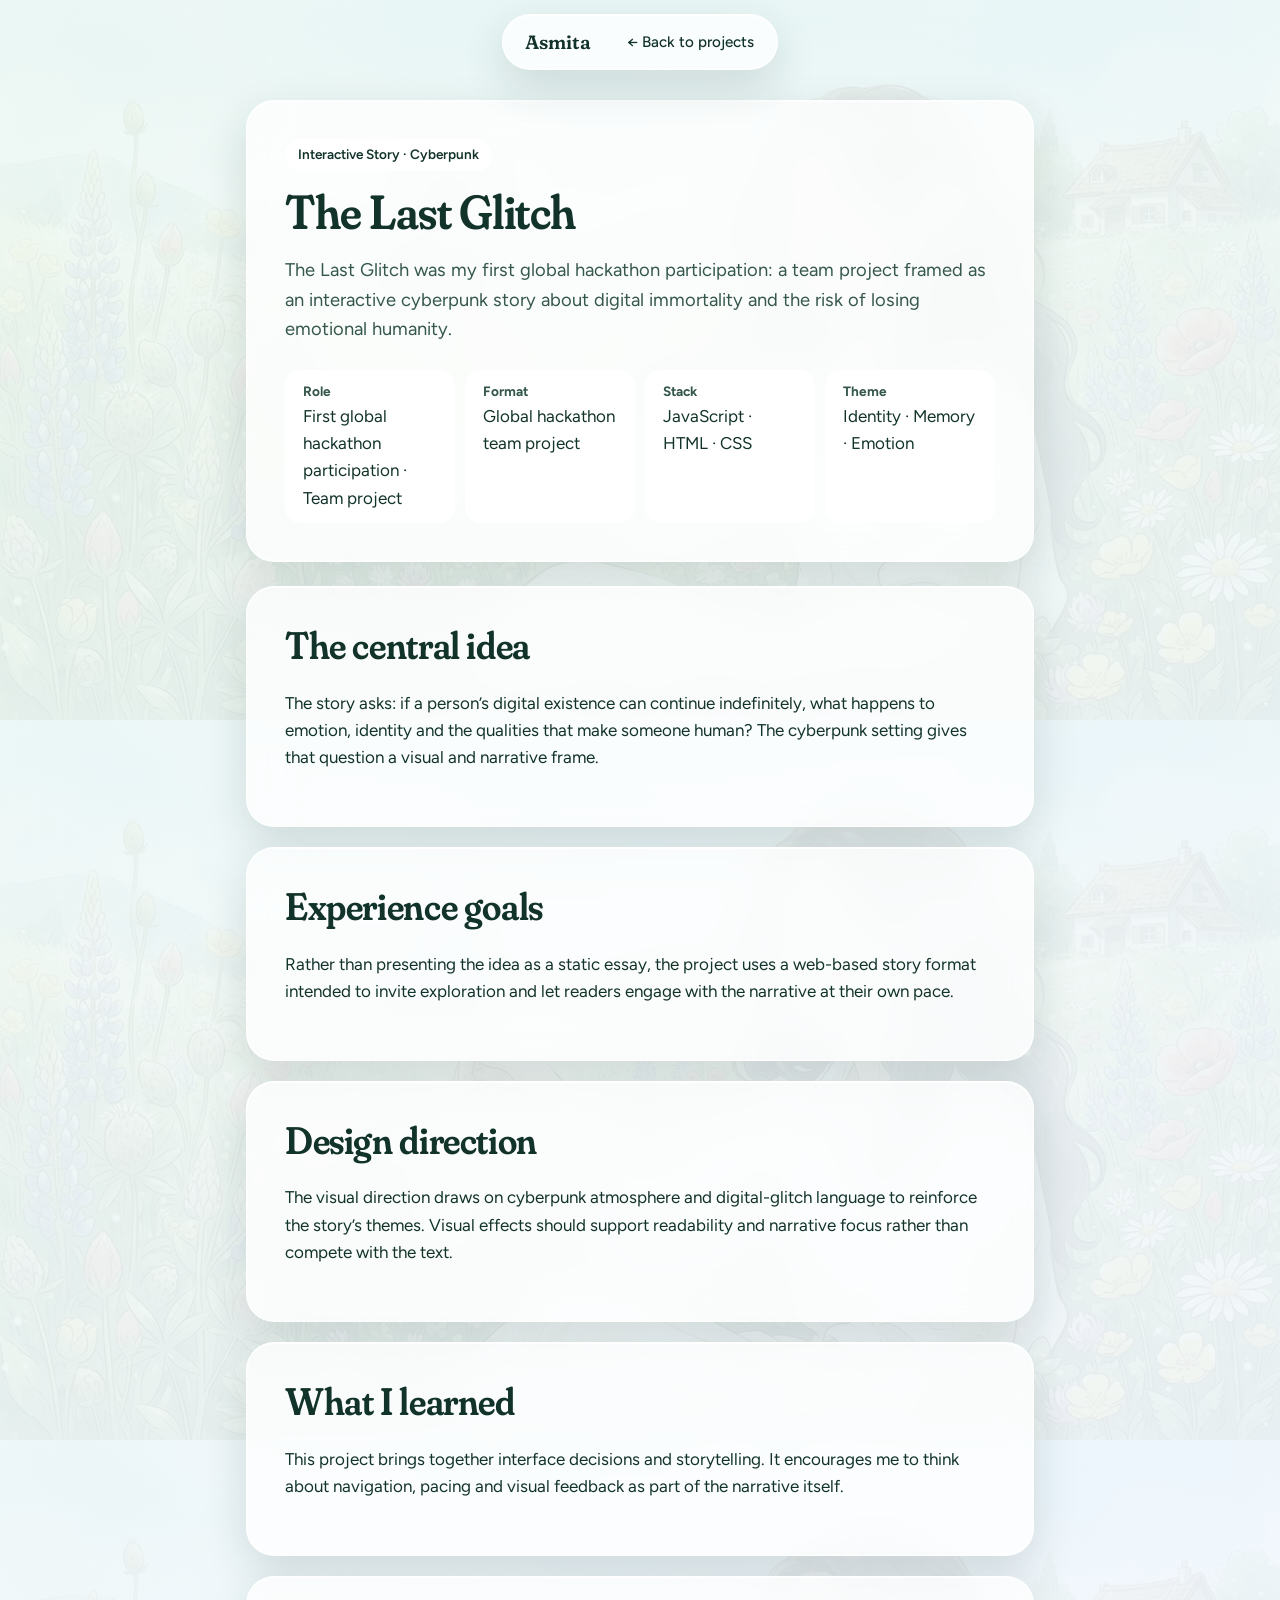
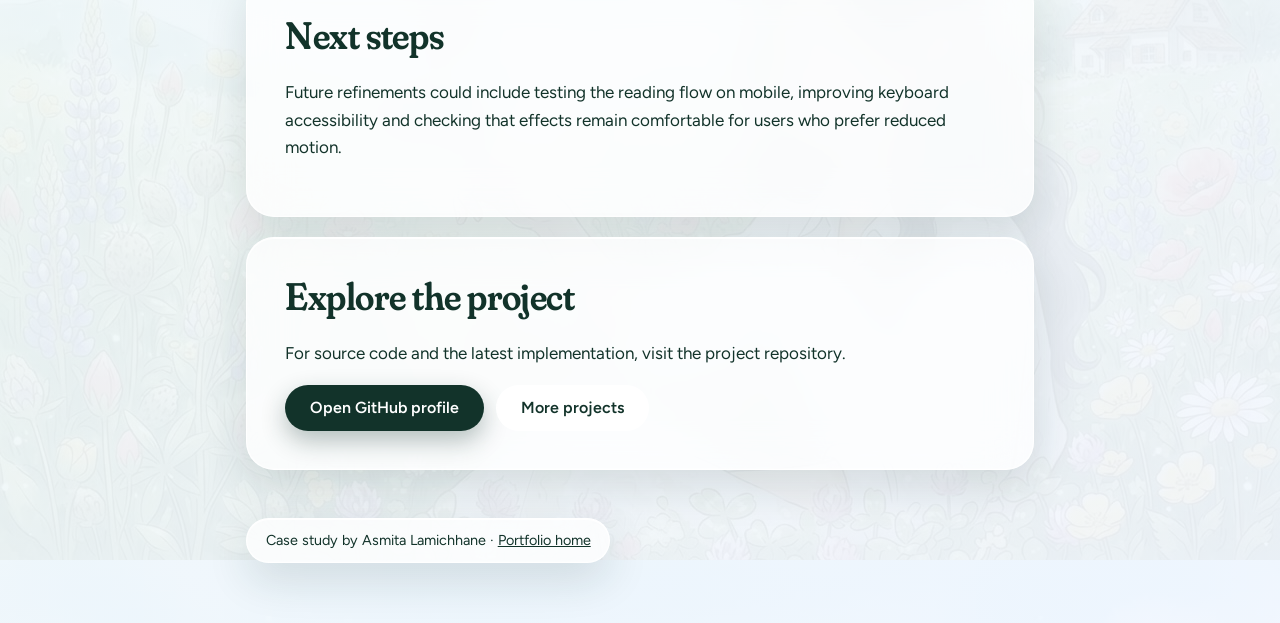
<file: Asmita Lamichhane Portfolio/Asmita Lamichhane/case-study-last-glitch.html>
<!doctype html>
<html lang="en"><head><meta charset="utf-8"><meta name="viewport" content="width=device-width, initial-scale=1">
<meta name="description" content="The Last Glitch project case study by Asmita Lamichhane.">
<title>The Last Glitch — Case Study | Asmita Lamichhane</title>
<link rel="preconnect" href="https://fonts.googleapis.com"><link rel="preconnect" href="https://fonts.gstatic.com" crossorigin>
<link href="https://fonts.googleapis.com/css2?family=Fraunces:ital,opsz,wght,SOFT@0,9..144,300..700,0..100;1,9..144,300..700,0..100&family=Figtree:wght@400;500;600;700&display=swap" rel="stylesheet">
<link rel="stylesheet" href="style.css"></head>
<body class="cs-bg"><header class="nav-wrap"><nav class="glass nav" aria-label="Main"><a class="brand" href="index.html">Asmita</a><ul style="display:flex"><li><a href="index.html#projects">← Back to projects</a></li></ul></nav></header>
<main class="cs-wrap"><section class="glass card cs-hero"><p class="tag">Interactive Story · Cyberpunk</p><h1>The Last Glitch</h1><p class="lead">The Last Glitch was my first global hackathon participation: a team project framed as an interactive cyberpunk story about digital immortality and the risk of losing emotional humanity.</p><div class="cs-meta"><div><b>Role</b>First global hackathon participation · Team project</div><div><b>Format</b>Global hackathon team project</div><div><b>Stack</b>JavaScript · HTML · CSS</div><div><b>Theme</b>Identity · Memory · Emotion</div></div></section>
<section class="glass card"><h2>The central idea</h2><p>The story asks: if a person’s digital existence can continue indefinitely, what happens to emotion, identity and the qualities that make someone human? The cyberpunk setting gives that question a visual and narrative frame.</p></section><section class="glass card"><h2>Experience goals</h2><p>Rather than presenting the idea as a static essay, the project uses a web-based story format intended to invite exploration and let readers engage with the narrative at their own pace.</p></section><section class="glass card"><h2>Design direction</h2><p>The visual direction draws on cyberpunk atmosphere and digital-glitch language to reinforce the story’s themes. Visual effects should support readability and narrative focus rather than compete with the text.</p></section><section class="glass card"><h2>What I learned</h2><p>This project brings together interface decisions and storytelling. It encourages me to think about navigation, pacing and visual feedback as part of the narrative itself.</p></section><section class="glass card"><h2>Next steps</h2><p>Future refinements could include testing the reading flow on mobile, improving keyboard accessibility and checking that effects remain comfortable for users who prefer reduced motion.</p></section>
<section class="glass card"><h2>Explore the project</h2><p>For source code and the latest implementation, visit the project repository.</p><div class="actions"><a class="btn primary" href="https://github.com/Aslae1" target="_blank" rel="noopener">Open GitHub profile</a><a class="btn ghost" href="index.html#projects">More projects</a></div></section>
<footer class="glass foot">Case study by Asmita Lamichhane · <a href="index.html">Portfolio home</a></footer></main></body></html>
</file>
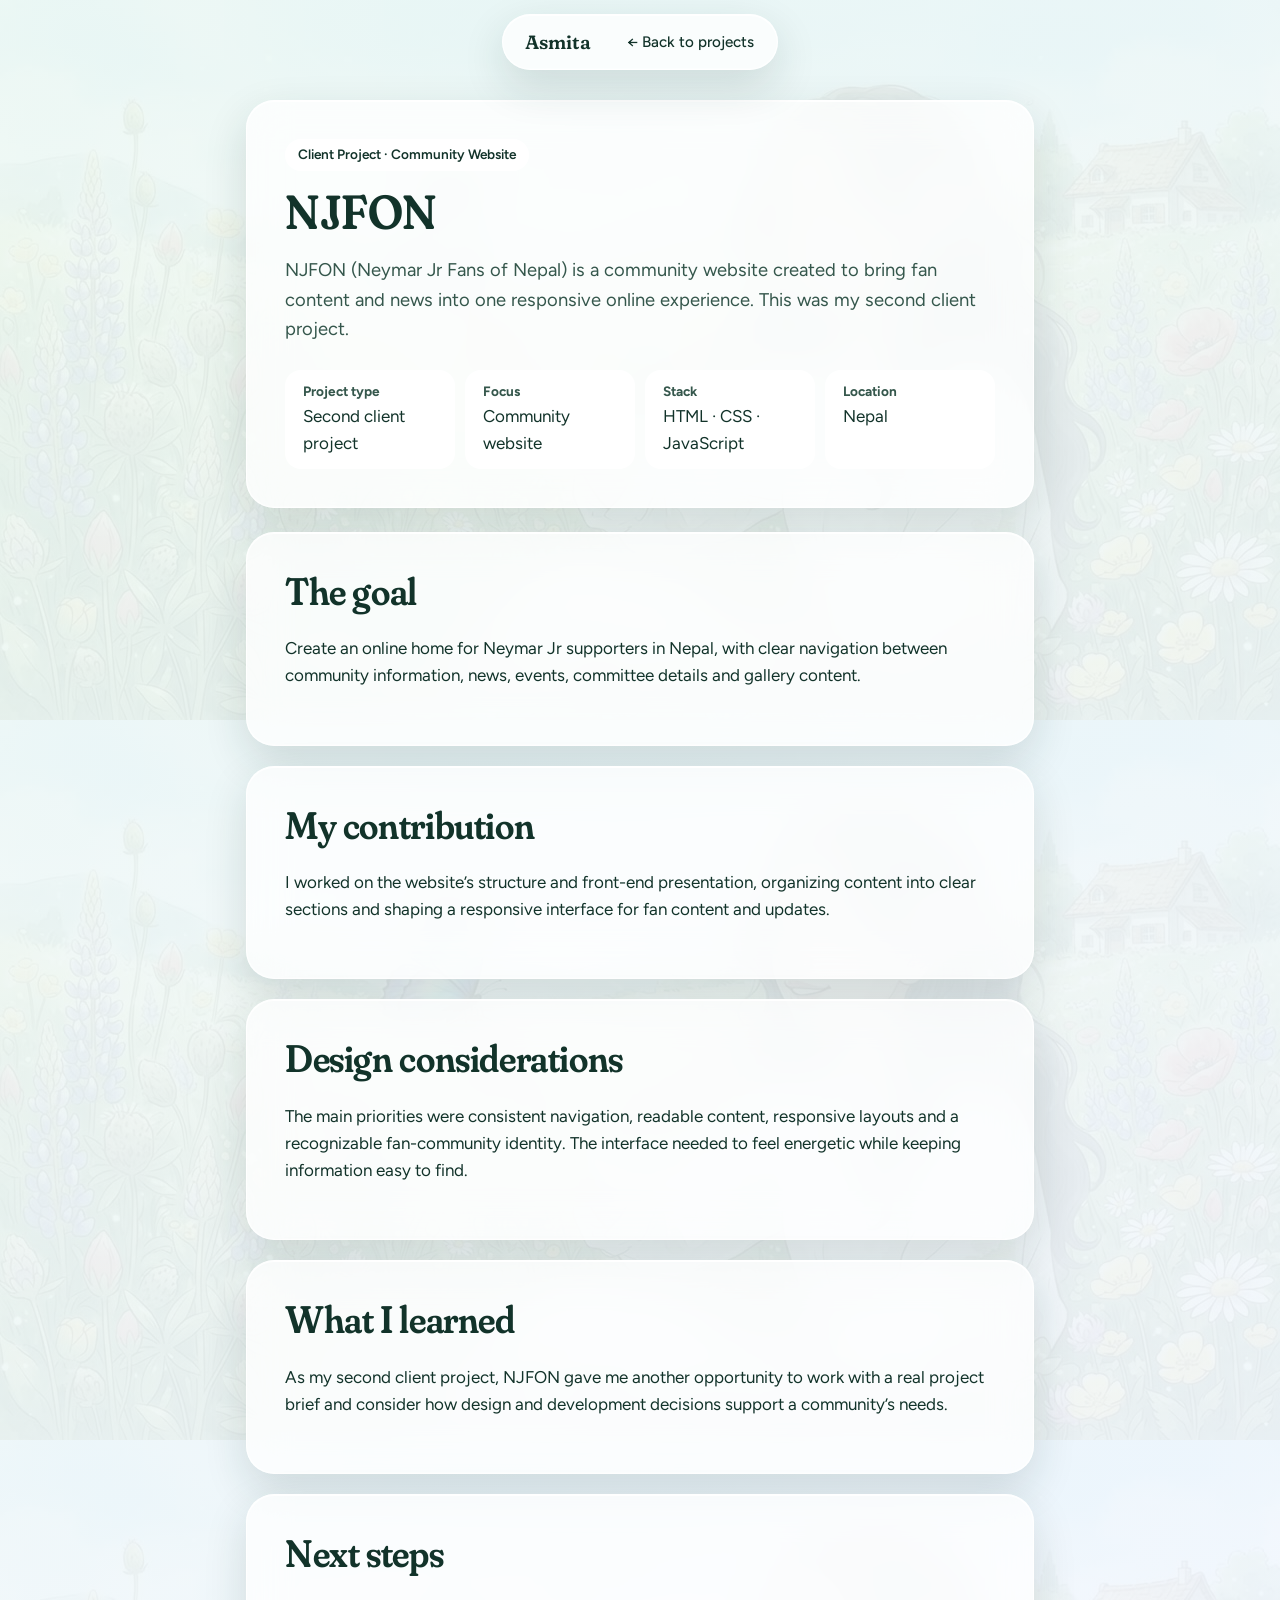
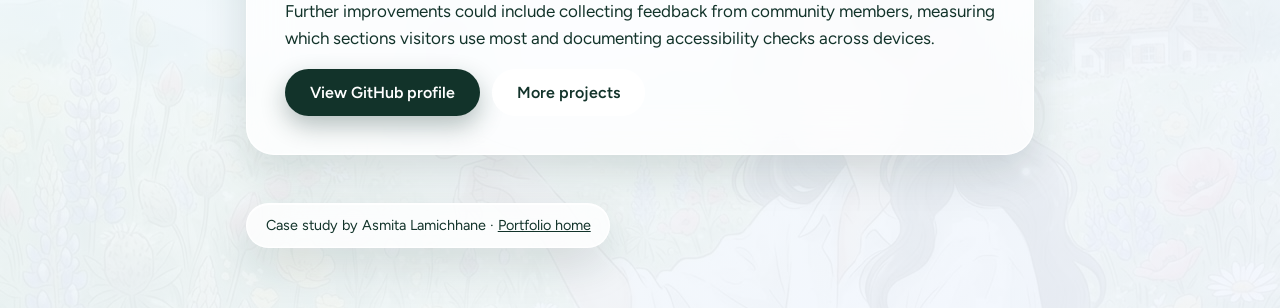
<file: Asmita Lamichhane Portfolio/Asmita Lamichhane/case-study-njfon.html>
<!doctype html>
<html lang="en"><head><meta charset="utf-8"><meta name="viewport" content="width=device-width, initial-scale=1">
<meta name="description" content="NJFON client project case study by Asmita Lamichhane.">
<title>NJFON — Case Study | Asmita Lamichhane</title>
<link rel="preconnect" href="https://fonts.googleapis.com"><link rel="preconnect" href="https://fonts.gstatic.com" crossorigin>
<link href="https://fonts.googleapis.com/css2?family=Fraunces:ital,opsz,wght,SOFT@0,9..144,300..700,0..100;1,9..144,300..700,0..100&family=Figtree:wght@400;500;600;700&display=swap" rel="stylesheet">
<link rel="stylesheet" href="style.css"></head>
<body class="cs-bg"><header class="nav-wrap"><nav class="glass nav" aria-label="Main"><a class="brand" href="index.html">Asmita</a><ul style="display:flex"><li><a href="index.html#projects">← Back to projects</a></li></ul></nav></header>
<main class="cs-wrap">
<section class="glass card cs-hero"><p class="tag">Client Project · Community Website</p><h1>NJFON</h1><p class="lead">NJFON (Neymar Jr Fans of Nepal) is a community website created to bring fan content and news into one responsive online experience. This was my second client project.</p><div class="cs-meta"><div><b>Project type</b>Second client project</div><div><b>Focus</b>Community website</div><div><b>Stack</b>HTML · CSS · JavaScript</div><div><b>Location</b>Nepal</div></div></section>
<section class="glass card"><h2>The goal</h2><p>Create an online home for Neymar Jr supporters in Nepal, with clear navigation between community information, news, events, committee details and gallery content.</p></section>
<section class="glass card"><h2>My contribution</h2><p>I worked on the website’s structure and front-end presentation, organizing content into clear sections and shaping a responsive interface for fan content and updates.</p></section>
<section class="glass card"><h2>Design considerations</h2><p>The main priorities were consistent navigation, readable content, responsive layouts and a recognizable fan-community identity. The interface needed to feel energetic while keeping information easy to find.</p></section>
<section class="glass card"><h2>What I learned</h2><p>As my second client project, NJFON gave me another opportunity to work with a real project brief and consider how design and development decisions support a community’s needs.</p></section>
<section class="glass card"><h2>Next steps</h2><p>Further improvements could include collecting feedback from community members, measuring which sections visitors use most and documenting accessibility checks across devices.</p><div class="actions"><a class="btn primary" href="https://github.com/Aslae1" target="_blank" rel="noopener">View GitHub profile</a><a class="btn ghost" href="index.html#projects">More projects</a></div></section>
<footer class="glass foot">Case study by Asmita Lamichhane · <a href="index.html">Portfolio home</a></footer>
</main></body></html>
</file>
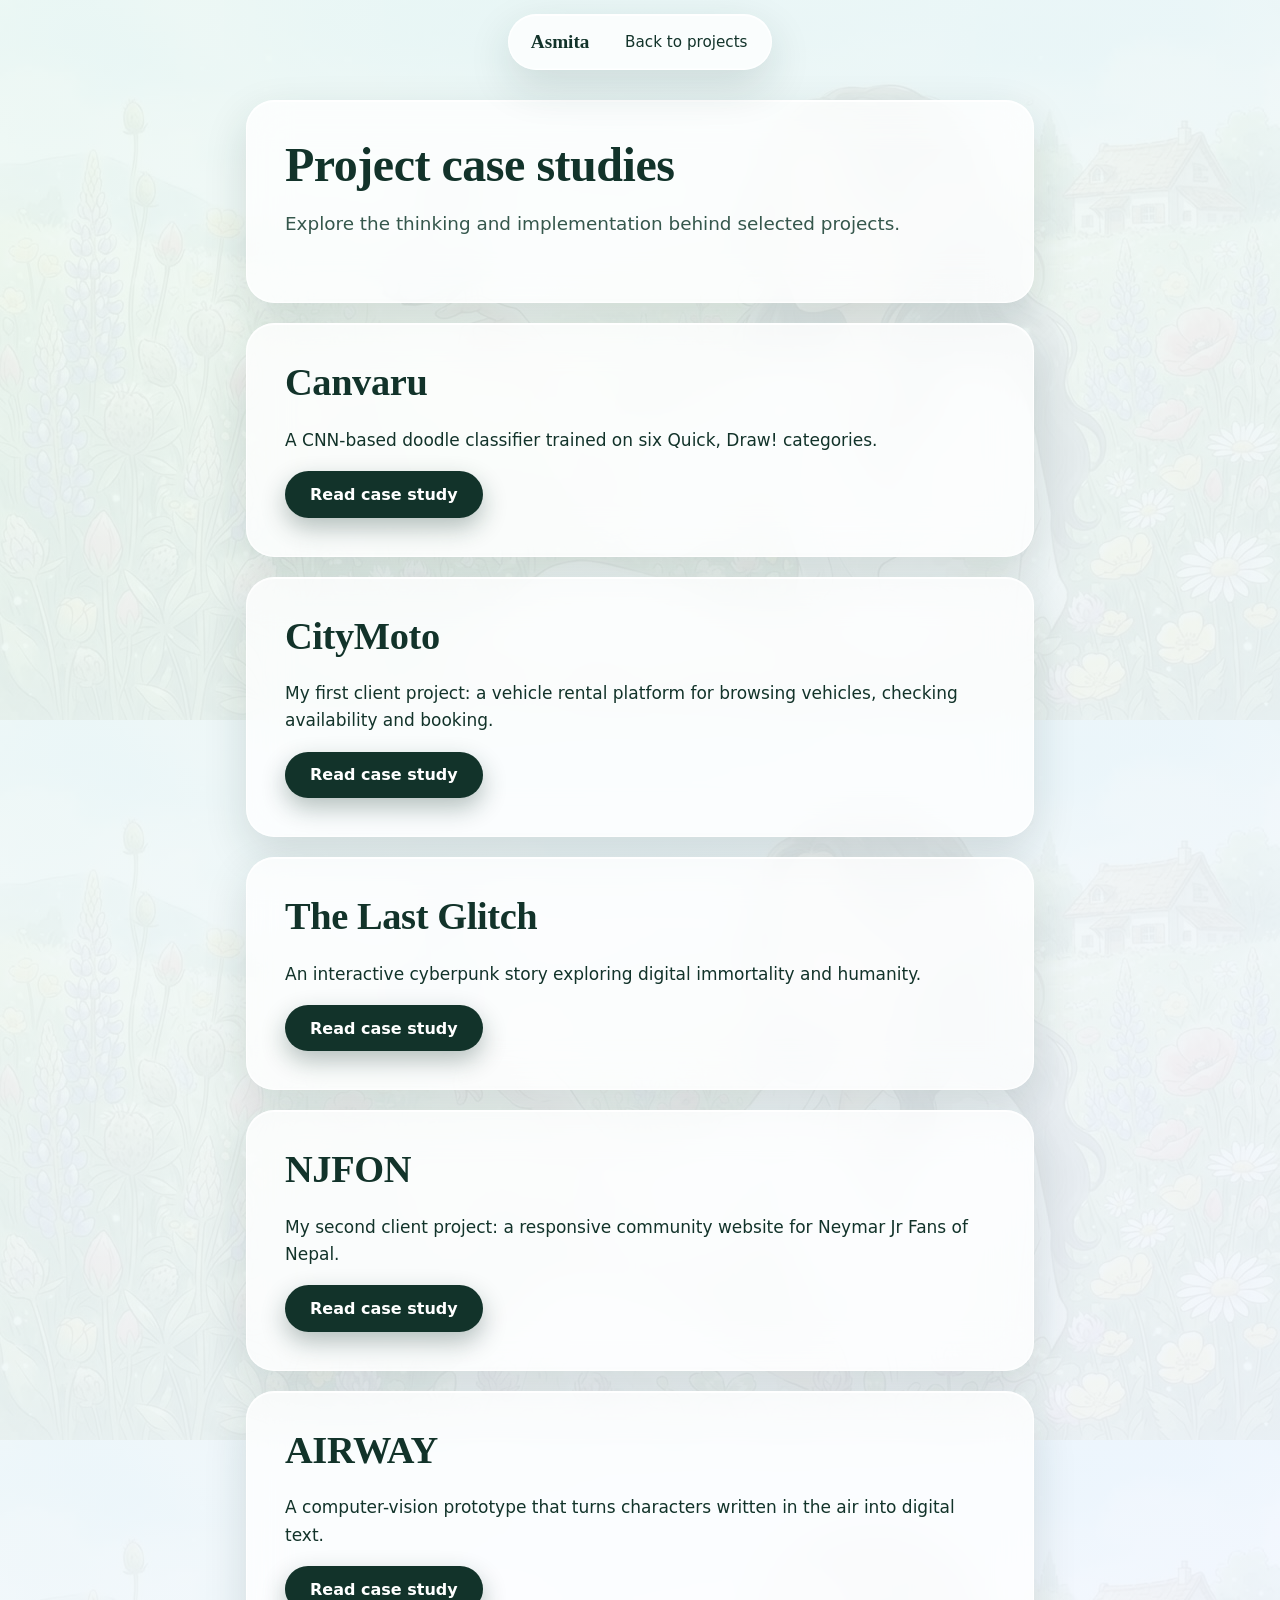
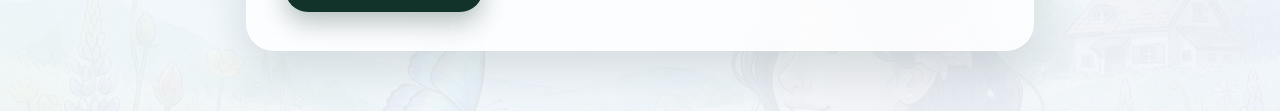
<file: Asmita Lamichhane Portfolio/Asmita Lamichhane/case-study.html>
<!doctype html>
<html lang="en"><head><meta charset="utf-8"><meta name="viewport" content="width=device-width, initial-scale=1"><title>Project Case Studies | Asmita Lamichhane</title><link rel="stylesheet" href="style.css"></head>
<body class="cs-bg"><header class="nav-wrap"><nav class="glass nav"><a class="brand" href="index.html">Asmita</a><ul style="display:flex"><li><a href="index.html#projects">Back to projects</a></li></ul></nav></header>
<main class="cs-wrap"><section class="glass card"><h1>Project case studies</h1><p class="lead">Explore the thinking and implementation behind selected projects.</p></section>
<section class="glass card"><h2>Canvaru</h2><p>A CNN-based doodle classifier trained on six Quick, Draw! categories.</p><a class="btn primary" href="case-study-canvaru.html">Read case study</a></section>
<section class="glass card"><h2>CityMoto</h2><p>My first client project: a vehicle rental platform for browsing vehicles, checking availability and booking.</p><a class="btn primary" href="case-study-citymoto.html">Read case study</a></section>
<section class="glass card"><h2>The Last Glitch</h2><p>An interactive cyberpunk story exploring digital immortality and humanity.</p><a class="btn primary" href="case-study-last-glitch.html">Read case study</a></section><section class="glass card"><h2>NJFON</h2><p>My second client project: a responsive community website for Neymar Jr Fans of Nepal.</p><a class="btn primary" href="case-study-njfon.html">Read case study</a></section><section class="glass card"><h2>AIRWAY</h2><p>A computer-vision prototype that turns characters written in the air into digital text.</p><a class="btn primary" href="case-study-airway.html">Read case study</a></section></main></body></html>
</file>
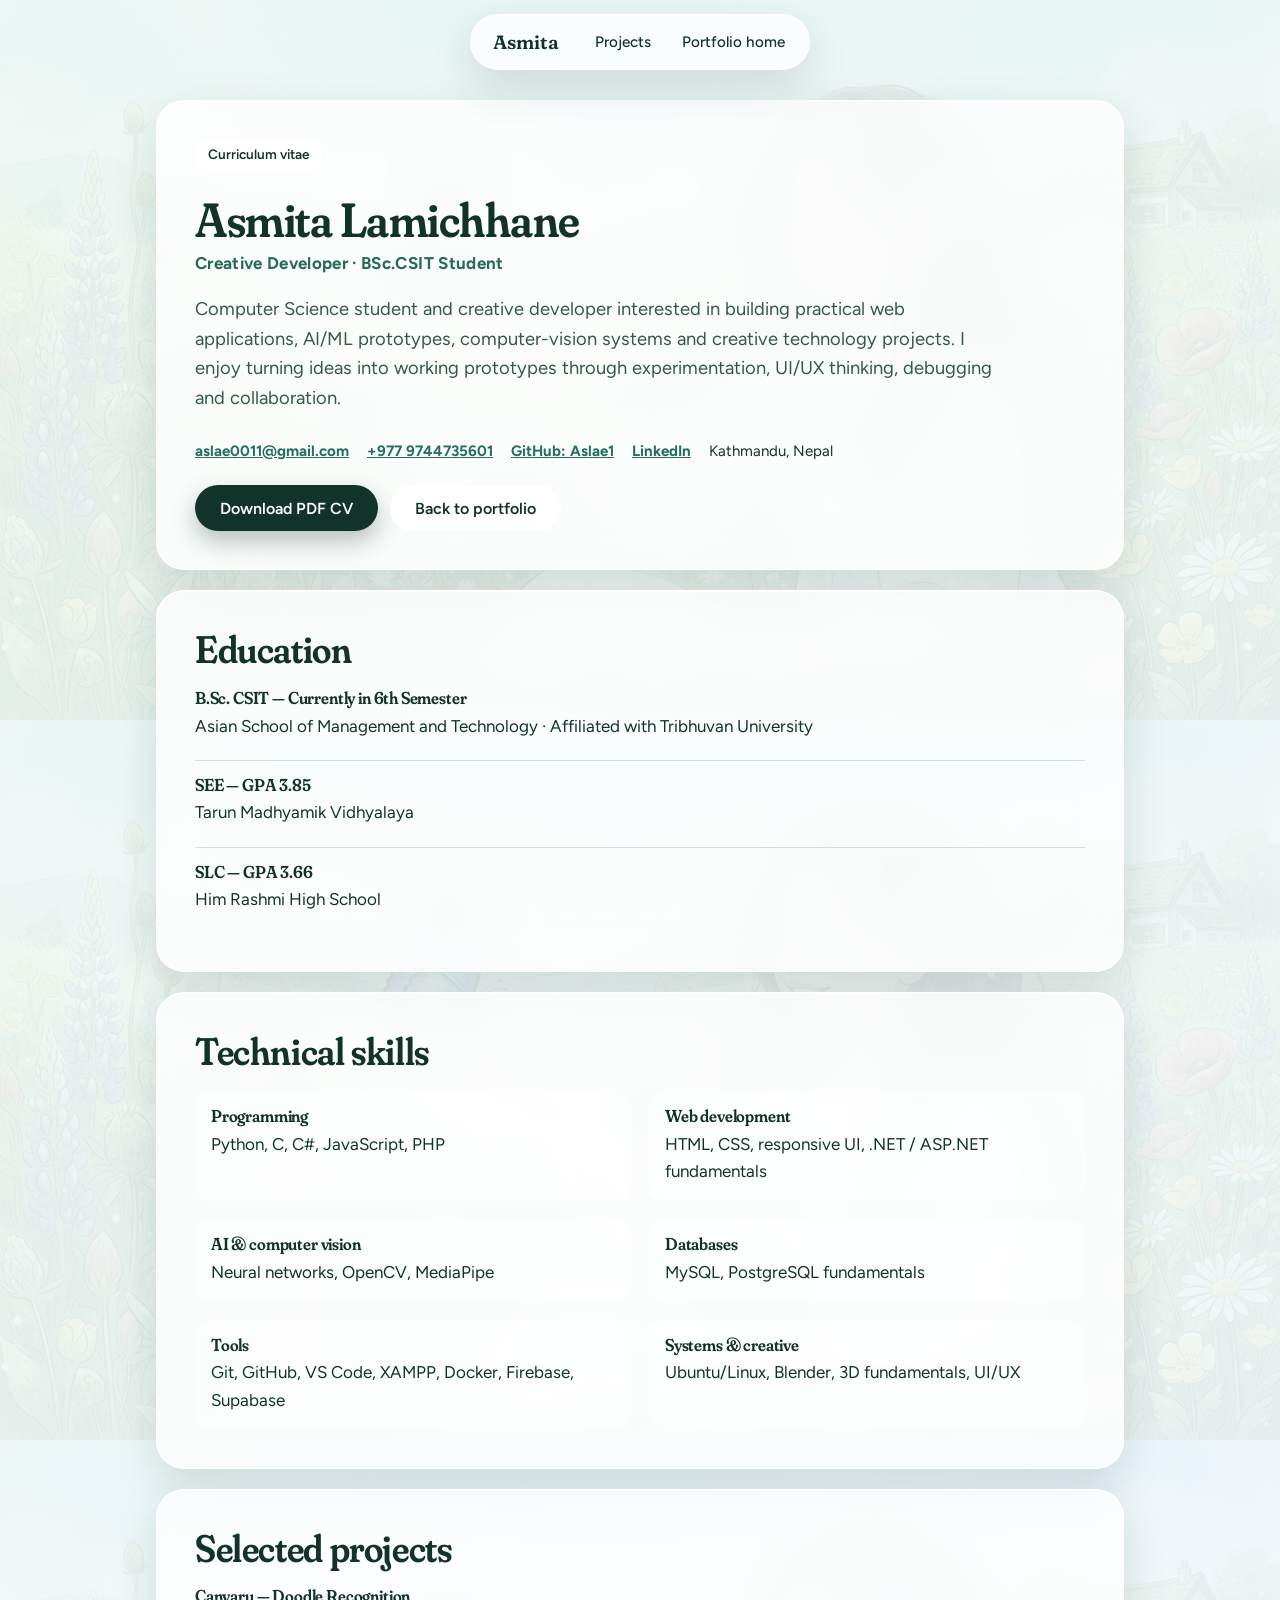
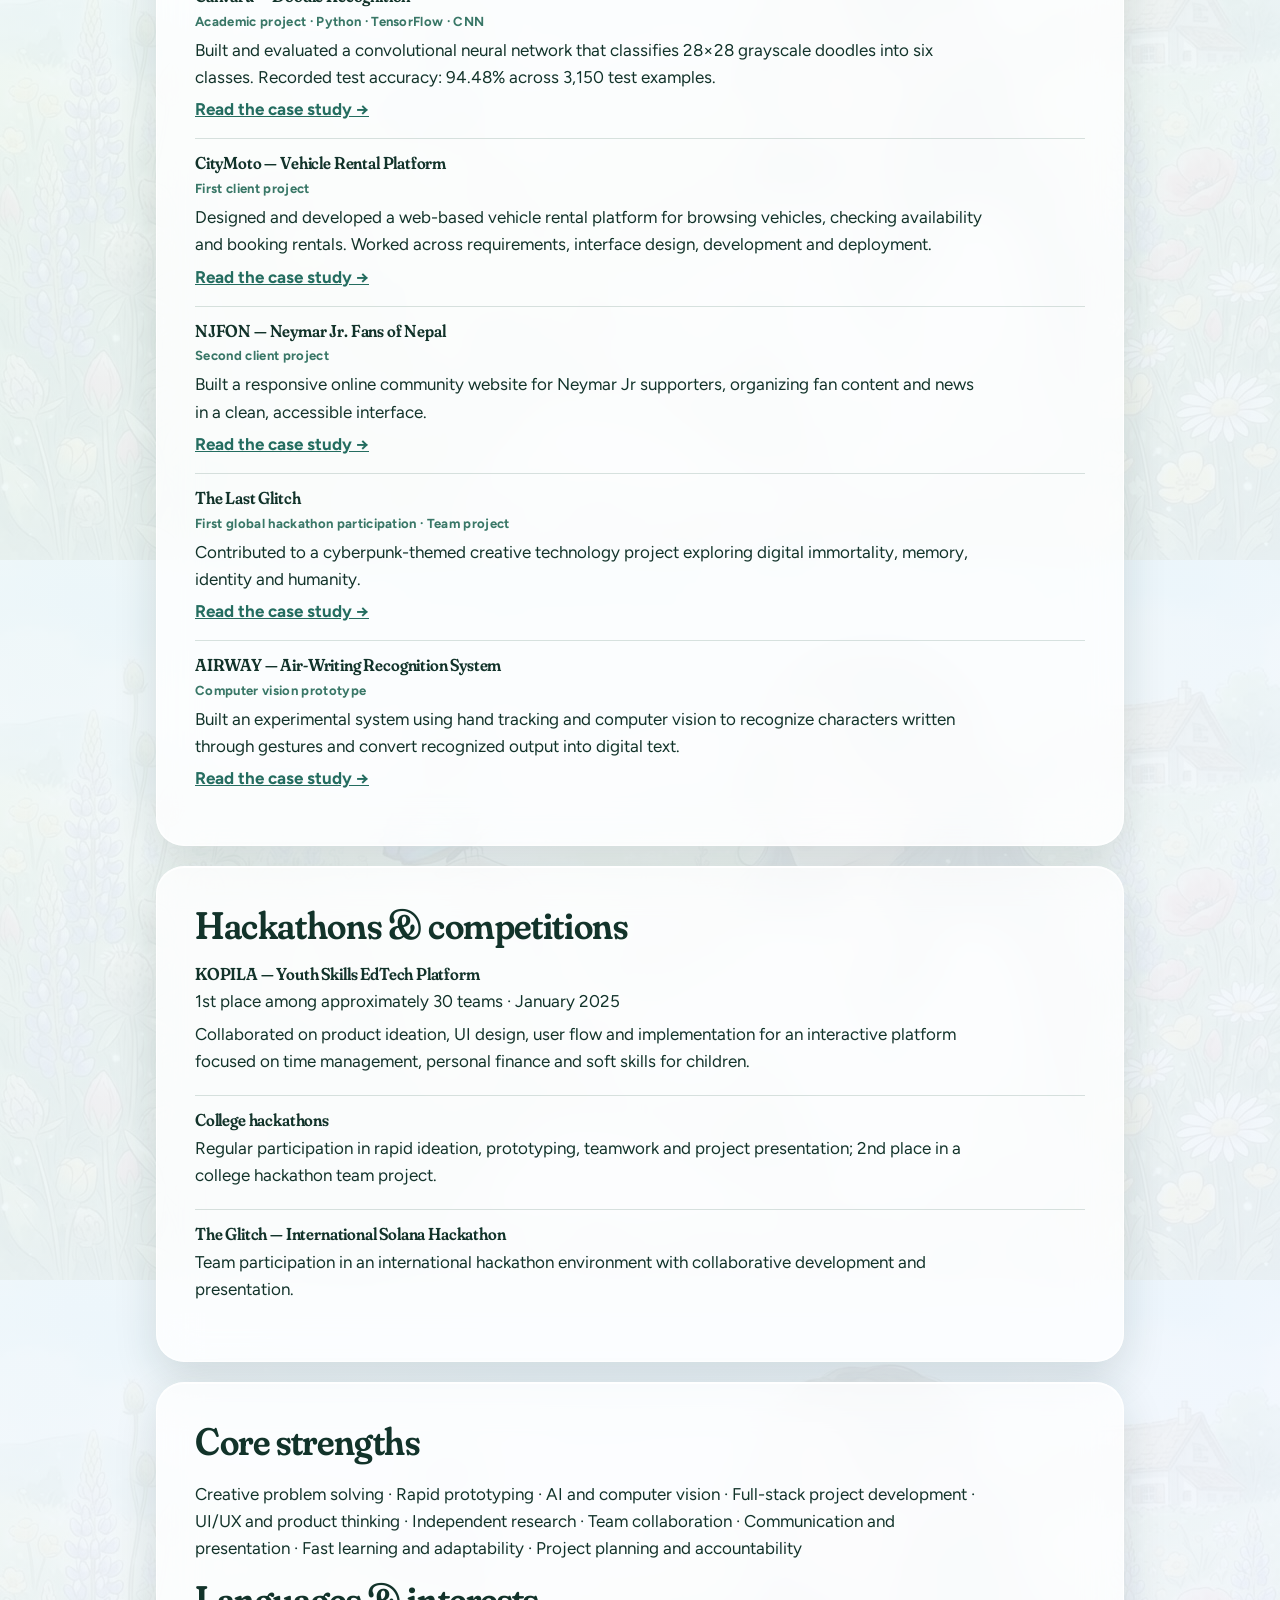
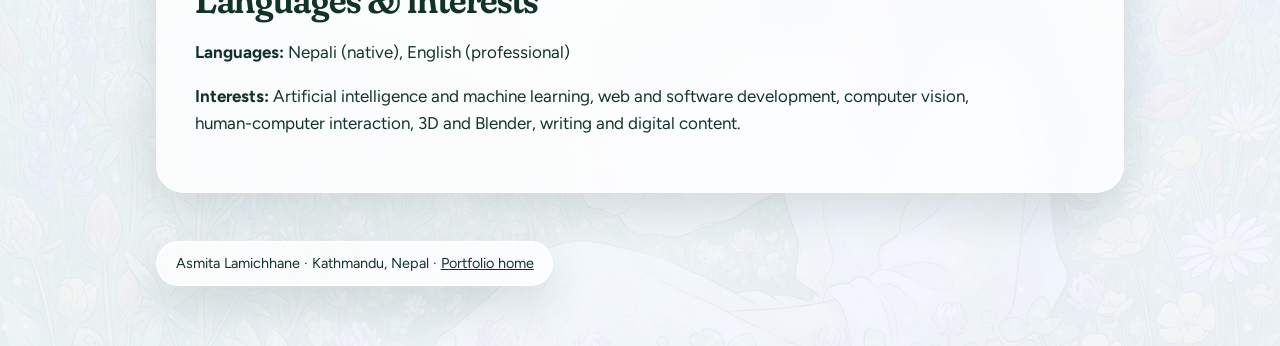
<file: Asmita Lamichhane Portfolio/Asmita Lamichhane/resume.html>
<!doctype html>
<html lang="en">
<head>
<meta charset="utf-8">
<meta name="viewport" content="width=device-width, initial-scale=1">
<meta name="description" content="Resume of Asmita Lamichhane, creative developer and BSc.CSIT student.">
<title>Resume | Asmita Lamichhane</title>
<link rel="preconnect" href="https://fonts.googleapis.com">
<link rel="preconnect" href="https://fonts.gstatic.com" crossorigin>
<link href="https://fonts.googleapis.com/css2?family=Fraunces:ital,opsz,wght,SOFT@0,9..144,300..700,0..100;1,9..144,300..700,0..100&family=Figtree:wght@400;500;600;700&display=swap" rel="stylesheet">
<link rel="stylesheet" href="style.css">
</head>
<body class="cs-bg resume-page">
<header class="nav-wrap"><nav class="glass nav" aria-label="Main navigation">
<a class="brand" href="index.html">Asmita</a>
<ul style="display:flex"><li><a href="index.html#projects">Projects</a></li><li><a href="index.html">Portfolio home</a></li></ul>
</nav></header>
<main class="cs-wrap resume-wrap">
<section class="glass card resume-hero">
<p class="tag">Curriculum vitae</p>
<h1>Asmita Lamichhane</h1>
<p class="resume-role">Creative Developer · BSc.CSIT Student</p>
<p class="lead">Computer Science student and creative developer interested in building practical web applications, AI/ML prototypes, computer-vision systems and creative technology projects. I enjoy turning ideas into working prototypes through experimentation, UI/UX thinking, debugging and collaboration.</p>
<div class="resume-contact">
<a href="mailto:aslae0011@gmail.com">aslae0011@gmail.com</a>
<a href="tel:+9779744735601">+977 9744735601</a>
<a href="https://github.com/Aslae1" target="_blank" rel="noopener">GitHub: Aslae1</a>
<a href="https://www.linkedin.com/in/asmita-lamichhane-359a5533b" target="_blank" rel="noopener">LinkedIn</a>
<span>Kathmandu, Nepal</span>
</div>
<div class="actions">
<a class="btn primary" href="Asmita-Lamichhane-CV.pdf" download="Asmita-Lamichhane-CV.pdf">Download PDF CV</a>
<a class="btn ghost" href="index.html">Back to portfolio</a>
</div>
</section>
<section class="glass card resume-section">
<h2>Education</h2>
<div class="resume-item"><h3>B.Sc. CSIT — Currently in 6th Semester</h3><p>Asian School of Management and Technology · Affiliated with Tribhuvan University</p></div>
<div class="resume-item"><h3>SEE — GPA 3.85</h3><p>Tarun Madhyamik Vidhyalaya</p></div>
<div class="resume-item"><h3>SLC — GPA 3.66</h3><p>Him Rashmi High School</p></div>
</section>
<section class="glass card resume-section">
<h2>Technical skills</h2>
<div class="resume-skill-grid">
<div><h3>Programming</h3><p>Python, C, C#, JavaScript, PHP</p></div>
<div><h3>Web development</h3><p>HTML, CSS, responsive UI, .NET / ASP.NET fundamentals</p></div>
<div><h3>AI & computer vision</h3><p>Neural networks, OpenCV, MediaPipe</p></div>
<div><h3>Databases</h3><p>MySQL, PostgreSQL fundamentals</p></div>
<div><h3>Tools</h3><p>Git, GitHub, VS Code, XAMPP, Docker, Firebase, Supabase</p></div>
<div><h3>Systems & creative</h3><p>Ubuntu/Linux, Blender, 3D fundamentals, UI/UX</p></div>
</div>
</section>
<section class="glass card resume-section">
<h2>Selected projects</h2>
<div class="resume-item"><h3>Canvaru — Doodle Recognition</h3><p class="resume-label">Academic project · Python · TensorFlow · CNN</p><p>Built and evaluated a convolutional neural network that classifies 28×28 grayscale doodles into six classes. Recorded test accuracy: 94.48% across 3,150 test examples.</p><a href="case-study-canvaru.html">Read the case study →</a></div>
<div class="resume-item"><h3>CityMoto — Vehicle Rental Platform</h3><p class="resume-label">First client project</p><p>Designed and developed a web-based vehicle rental platform for browsing vehicles, checking availability and booking rentals. Worked across requirements, interface design, development and deployment.</p><a href="case-study-citymoto.html">Read the case study →</a></div>
<div class="resume-item"><h3>NJFON — Neymar Jr. Fans of Nepal</h3><p class="resume-label">Second client project</p><p>Built a responsive online community website for Neymar Jr supporters, organizing fan content and news in a clean, accessible interface.</p><a href="case-study-njfon.html">Read the case study →</a></div>
<div class="resume-item"><h3>The Last Glitch</h3><p class="resume-label">First global hackathon participation · Team project</p><p>Contributed to a cyberpunk-themed creative technology project exploring digital immortality, memory, identity and humanity.</p><a href="case-study-last-glitch.html">Read the case study →</a></div>
<div class="resume-item"><h3>AIRWAY — Air-Writing Recognition System</h3><p class="resume-label">Computer vision prototype</p><p>Built an experimental system using hand tracking and computer vision to recognize characters written through gestures and convert recognized output into digital text.</p><a href="case-study-airway.html">Read the case study →</a></div>
</section>
<section class="glass card resume-section">
<h2>Hackathons & competitions</h2>
<div class="resume-item"><h3>KOPILA — Youth Skills EdTech Platform</h3><p>1st place among approximately 30 teams · January 2025</p><p>Collaborated on product ideation, UI design, user flow and implementation for an interactive platform focused on time management, personal finance and soft skills for children.</p></div>
<div class="resume-item"><h3>College hackathons</h3><p>Regular participation in rapid ideation, prototyping, teamwork and project presentation; 2nd place in a college hackathon team project.</p></div>
<div class="resume-item"><h3>The Glitch — International Solana Hackathon</h3><p>Team participation in an international hackathon environment with collaborative development and presentation.</p></div>
</section>
<section class="glass card resume-section">
<h2>Core strengths</h2><p>Creative problem solving · Rapid prototyping · AI and computer vision · Full-stack project development · UI/UX and product thinking · Independent research · Team collaboration · Communication and presentation · Fast learning and adaptability · Project planning and accountability</p>
<h2>Languages & interests</h2><p><strong>Languages:</strong> Nepali (native), English (professional)</p><p><strong>Interests:</strong> Artificial intelligence and machine learning, web and software development, computer vision, human-computer interaction, 3D and Blender, writing and digital content.</p>
</section>
<footer class="glass foot">Asmita Lamichhane · Kathmandu, Nepal · <a href="index.html">Portfolio home</a></footer>
</main>
</body></html>
</file>
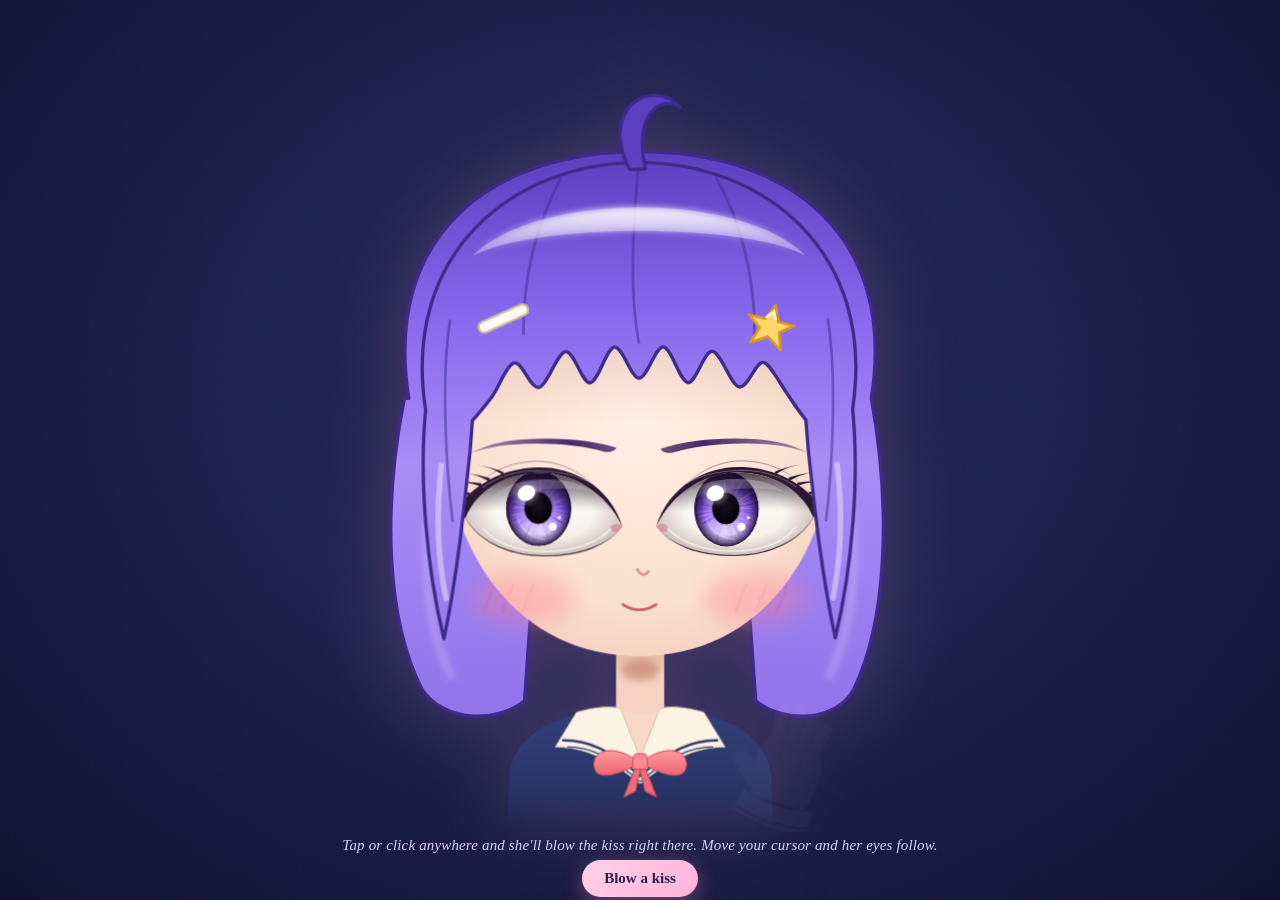
<file: Asmita Lamichhane Portfolio/Asmita Lamichhane/fun/mika-kiss.html>
<!DOCTYPE html>
<html lang="en">
<head>
<meta charset="utf-8">
<meta name="viewport" content="width=device-width, initial-scale=1, viewport-fit=cover">
<title>Mika blows a kiss</title>
<style>
  :root {
    box-sizing: border-box;
    padding-top: env(safe-area-inset-top, 0px);
    padding-bottom: env(safe-area-inset-bottom, 0px);
    --bg: #1b2150;
    --bg-edge: #0d1030;
    --muted: #d9cdf5;
  }
  @media (prefers-color-scheme: dark) {
    :root:not([data-theme="light"]) { --bg: #1b2150; --bg-edge: #0d1030; --muted: #d9cdf5; }
  }
  :root[data-theme="dark"] { --bg: #1b2150; --bg-edge: #0d1030; --muted: #d9cdf5; }
  html { scroll-padding-top: env(safe-area-inset-top, 0px); }
  html, body {
    height: 100%;
    margin: 0;
    overflow: hidden;
    touch-action: none;
    -webkit-tap-highlight-color: transparent;
  }
  body {
    background-color: var(--bg);
    background-image: radial-gradient(ellipse at 50% 42%, var(--bg) 0%, var(--bg) 45%, var(--bg-edge) 100%);
    display: flex;
    flex-direction: column;
    align-items: center;
    justify-content: center;
    gap: 6px;
    font-family: "Iowan Old Style", "Palatino Linotype", Palatino, Georgia, serif;
    color: var(--muted);
    position: relative;
  }
  body::before {
    content: "";
    position: fixed;
    inset: 0;
    pointer-events: none;
    opacity: .35;
    background-image: url("data:image/svg+xml;utf8,<svg xmlns='http://www.w3.org/2000/svg' width='220' height='220'><filter id='n'><feTurbulence type='fractalNoise' baseFrequency='.85' numOctaves='2' stitchTiles='stitch'/><feColorMatrix values='0 0 0 0 .45  0 0 0 0 .34  0 0 0 0 .16  0 0 0 .55 0'/></filter><rect width='100%' height='100%' filter='url(%23n)' opacity='.22'/></svg>");
  }
  .stage {
    width: min(96vw, 1200px, calc((100vh - 70px) * 1.41));
    position: relative;
    filter: drop-shadow(0 0 40px rgba(255, 150, 210, .22));
  }
  .stage svg { display: block; width: 100%; height: auto; overflow: visible; }
  #fx { position: fixed; inset: 0; width: 100%; height: 100%; pointer-events: none; z-index: 5; }
  .kiss-btn { font: 600 15px/1 "Iowan Old Style", Georgia, serif; color: #2b1d4e; background: linear-gradient(135deg, #ffd1e8, #ffb3d9); border: 0; border-radius: 99px; padding: 11px 22px; cursor: pointer; box-shadow: 0 6px 20px rgba(255,130,190,.4); position: relative; z-index: 6; touch-action: manipulation; }
  .kiss-btn:focus-visible { outline: 3px solid #fff; outline-offset: 3px; }
  body { cursor: pointer; }
  .hint {
    margin: 0;
    padding: 0 16px;
    font-size: 15px;
    font-style: italic;
    letter-spacing: .01em;
    text-align: center;
    position: relative;
  }
</style>
</head>
<body>
<div class="stage" id="stage">
<svg id="stageSvg" xmlns="http://www.w3.org/2000/svg" viewBox="0 -50 1200 850" role="img" aria-label="Mika, a chibi manga girl, blowing a kiss that bursts into glitter">
<defs>
  <clipPath id="eyeClip"><path d="M85 220 C130 120 230 70 310 70 C410 70 490 120 520 195 C480 265 390 300 300 300 C200 300 125 270 85 220 Z"/></clipPath>
  <clipPath id="irisClip"><ellipse cx="0" cy="0" rx="92" ry="104"/></clipPath>
  <clipPath id="irisClipHi"><ellipse cx="0" cy="0" rx="85" ry="97"/></clipPath>
  <clipPath id="lidClip"><path d="M85 220 C120 105 225 55 312 55 C420 55 500 105 552 178 C540 186 530 190 520 195 C490 120 410 70 310 70 C230 70 130 120 85 220 Z"/></clipPath>
  <filter id="soft" x="-10%" y="-10%" width="120%" height="120%"><feGaussianBlur stdDeviation="1.4"/></filter>
  <filter id="halo" x="-50%" y="-50%" width="200%" height="200%"><feGaussianBlur stdDeviation="7"/></filter>
  <filter id="blur3" x="-30%" y="-30%" width="160%" height="160%"><feGaussianBlur stdDeviation="3"/></filter>
  <filter id="blur8" x="-40%" y="-40%" width="180%" height="180%"><feGaussianBlur stdDeviation="8"/></filter>
  <linearGradient id="gSclera" x1="0" y1="0" x2="0" y2="1">
    <stop offset="0" stop-color="#ece5d9"/><stop offset=".35" stop-color="#fdfbf6"/><stop offset="1" stop-color="#f1ebe1"/>
  </linearGradient>
  <radialGradient id="gCorner" cx=".5" cy=".5" r=".56">
    <stop offset=".55" stop-color="#7a5058" stop-opacity="0"/><stop offset="1" stop-color="#7a5058" stop-opacity=".38"/>
  </radialGradient>
  <linearGradient id="gShadow" x1="0" y1="0" x2="0" y2="1">
    <stop offset="0" stop-color="#1b0c26" stop-opacity=".68"/><stop offset=".22" stop-color="#1b0c26" stop-opacity=".36"/><stop offset=".46" stop-color="#1b0c26" stop-opacity="0"/>
  </linearGradient>
  <linearGradient id="gGloss" x1="0" y1="0" x2="0" y2="1">
    <stop offset="0" stop-color="#fff" stop-opacity=".55"/><stop offset="1" stop-color="#fff" stop-opacity="0"/>
  </linearGradient>
  <radialGradient id="gGlow" cx=".5" cy=".5" r=".5">
    <stop offset="0" stop-color="#fff" stop-opacity=".7"/><stop offset="1" stop-color="#fff" stop-opacity="0"/>
  </radialGradient>
  <radialGradient id="gPupil" cx=".5" cy=".45" r=".55">
    <stop offset="0" stop-color="#171024"/><stop offset=".7" stop-color="#07050c"/><stop offset="1" stop-color="#000"/>
  </radialGradient>
  <linearGradient id="gIris_g" x1="0" y1="0" x2="0" y2="1">
    <stop offset="0" stop-color="#2b1058"/><stop offset=".5" stop-color="#7c50e2"/><stop offset="1" stop-color="#dcbcff"/>
  </linearGradient>
  <radialGradient id="gLimbal_g" cx=".5" cy=".5" r=".5">
    <stop offset=".7" stop-color="#150626" stop-opacity="0"/><stop offset=".9" stop-color="#150626" stop-opacity=".55"/><stop offset="1" stop-color="#150626" stop-opacity=".95"/>
  </radialGradient>
  <radialGradient id="gCollar_g" cx=".5" cy=".5" r=".5">
    <stop offset=".55" stop-color="#dcbcff" stop-opacity="0"/><stop offset=".68" stop-color="#dcbcff" stop-opacity=".42"/><stop offset="1" stop-color="#dcbcff" stop-opacity="0"/>
  </radialGradient>
  <linearGradient id="gLow_g" gradientUnits="userSpaceOnUse" x1="85" y1="0" x2="520" y2="0">
    <stop offset="0" stop-color="#2a1830" stop-opacity="0"/><stop offset=".2" stop-color="#2a1830" stop-opacity=".85"/><stop offset=".8" stop-color="#2a1830" stop-opacity=".9"/><stop offset="1" stop-color="#2a1830" stop-opacity=".25"/>
  </linearGradient>
  <linearGradient id="gCrease_g" gradientUnits="userSpaceOnUse" x1="105" y1="0" x2="528" y2="0">
    <stop offset="0" stop-color="#7a5070" stop-opacity="0"/><stop offset=".3" stop-color="#7a5070" stop-opacity=".7"/><stop offset=".75" stop-color="#7a5070" stop-opacity=".7"/><stop offset="1" stop-color="#7a5070" stop-opacity="0"/>
  </linearGradient>
  <linearGradient id="gBrow_g" x1="0" y1="0" x2="1" y2="0">
    <stop offset="0" stop-color="#45296a" stop-opacity=".8"/><stop offset=".3" stop-color="#45296a"/><stop offset="1" stop-color="#45296a" stop-opacity=".45"/>
  </linearGradient>
  <linearGradient id="gIris_b" x1="0" y1="0" x2="0" y2="1">
    <stop offset="0" stop-color="#0c3f4a"/><stop offset=".5" stop-color="#1ea3a8"/><stop offset="1" stop-color="#aaf4ea"/>
  </linearGradient>
  <radialGradient id="gLimbal_b" cx=".5" cy=".5" r=".5">
    <stop offset=".7" stop-color="#04262c" stop-opacity="0"/><stop offset=".9" stop-color="#04262c" stop-opacity=".55"/><stop offset="1" stop-color="#04262c" stop-opacity=".95"/>
  </radialGradient>
  <radialGradient id="gCollar_b" cx=".5" cy=".5" r=".5">
    <stop offset=".55" stop-color="#aaf4ea" stop-opacity="0"/><stop offset=".68" stop-color="#aaf4ea" stop-opacity=".42"/><stop offset="1" stop-color="#aaf4ea" stop-opacity="0"/>
  </radialGradient>
  <linearGradient id="gLow_b" gradientUnits="userSpaceOnUse" x1="85" y1="0" x2="520" y2="0">
    <stop offset="0" stop-color="#121a2a" stop-opacity="0"/><stop offset=".2" stop-color="#121a2a" stop-opacity=".85"/><stop offset=".8" stop-color="#121a2a" stop-opacity=".9"/><stop offset="1" stop-color="#121a2a" stop-opacity=".25"/>
  </linearGradient>
  <linearGradient id="gCrease_b" gradientUnits="userSpaceOnUse" x1="105" y1="0" x2="528" y2="0">
    <stop offset="0" stop-color="#3a4560" stop-opacity="0"/><stop offset=".3" stop-color="#3a4560" stop-opacity=".7"/><stop offset=".75" stop-color="#3a4560" stop-opacity=".7"/><stop offset="1" stop-color="#3a4560" stop-opacity="0"/>
  </linearGradient>
  <linearGradient id="gBrow_b" x1="0" y1="0" x2="1" y2="0">
    <stop offset="0" stop-color="#141f44" stop-opacity=".8"/><stop offset=".3" stop-color="#141f44"/><stop offset="1" stop-color="#141f44" stop-opacity=".45"/>
  </linearGradient>
  <linearGradient id="hairG_g" x1="0" y1="-262" x2="0" y2="250" gradientUnits="userSpaceOnUse">
    <stop offset="0" stop-color="#5a3fc0"/><stop offset=".3" stop-color="#8a69ee"/><stop offset=".55" stop-color="#a98cf6"/><stop offset="1" stop-color="#8f74ea"/>
  </linearGradient>
  <linearGradient id="hairG_b" x1="0" y1="-262" x2="0" y2="180" gradientUnits="userSpaceOnUse">
    <stop offset="0" stop-color="#16214f"/><stop offset=".4" stop-color="#26397f"/><stop offset="1" stop-color="#3a51a6"/>
  </linearGradient>
  <linearGradient id="hiBandG" x1="0" y1="0" x2="0" y2="1"><stop offset="0" stop-color="#fff" stop-opacity=".9"/><stop offset="1" stop-color="#fff" stop-opacity="0"/></linearGradient>
  <radialGradient id="skinG_g" cx=".5" cy=".42" r=".65"><stop offset="0" stop-color="#fff0e6"/><stop offset=".7" stop-color="#fbe0d0"/><stop offset="1" stop-color="#f3cbb8"/></radialGradient>
  <radialGradient id="skinG_b" cx=".5" cy=".42" r=".65"><stop offset="0" stop-color="#fde8d8"/><stop offset=".7" stop-color="#f7d6c2"/><stop offset="1" stop-color="#eebda6"/></radialGradient>
  <linearGradient id="faceShadeG" x1="0" y1="0" x2="0" y2="1" gradientUnits="objectBoundingBox">
    <stop offset="0" stop-color="#b56f68" stop-opacity=".5"/><stop offset=".3" stop-color="#b56f68" stop-opacity=".16"/><stop offset=".45" stop-color="#b56f68" stop-opacity="0"/>
  </linearGradient>
  <linearGradient id="neckG_g" x1="0" y1="0" x2="0" y2="1"><stop offset="0" stop-color="#d9a48f"/><stop offset=".45" stop-color="#f6d3c1"/><stop offset="1" stop-color="#f6d3c1"/></linearGradient>
  <linearGradient id="neckG_b" x1="0" y1="0" x2="0" y2="1"><stop offset="0" stop-color="#cf9a83"/><stop offset=".45" stop-color="#f0c8b2"/><stop offset="1" stop-color="#f0c8b2"/></linearGradient>
  <linearGradient id="topG_g" x1="0" y1="0" x2="0" y2="1"><stop offset="0" stop-color="#34417a"/><stop offset="1" stop-color="#242e5c"/></linearGradient>
  <linearGradient id="topG_b" x1="0" y1="0" x2="0" y2="1"><stop offset="0" stop-color="#3a4262"/><stop offset="1" stop-color="#262d47"/></linearGradient>
  <linearGradient id="ribG" x1="0" y1="0" x2="0" y2="1"><stop offset="0" stop-color="#ff9aa0"/><stop offset="1" stop-color="#ef6672"/></linearGradient>
  <linearGradient id="tieG" x1="0" y1="0" x2="0" y2="1"><stop offset="0" stop-color="#27a7a2"/><stop offset="1" stop-color="#17726f"/></linearGradient>
  <linearGradient id="fadeG" gradientUnits="userSpaceOnUse" x1="0" y1="470" x2="0" y2="548">
    <stop offset="0" stop-color="#fff"/><stop offset="1" stop-color="#000"/>
  </linearGradient>
  <mask id="fade" maskUnits="userSpaceOnUse" x="-600" y="-600" width="1200" height="1300">
    <rect x="-600" y="-600" width="1200" height="1300" fill="url(#fadeG)"/>
  </mask><g id="handShape">
    <path d="M-27 6 C-37 -18 -35 -44 -25 -58 L25 -58 C36 -44 38 -18 28 6 Z"/>
    <rect x="-24.5" y="-96" width="12.5" height="48" rx="6.25" transform="rotate(-5 -18 -50)"/>
    <rect x="-12" y="-102" width="12.5" height="54" rx="6.25"/>
    <rect x="0.5" y="-96" width="12.5" height="48" rx="6.25" transform="rotate(4 6 -50)"/>
    <rect x="13" y="-88" width="12.5" height="40" rx="6.25" transform="rotate(10 19 -50)"/>
    <rect x="-9" y="-40" width="14" height="40" rx="7" transform="translate(-24 -6) rotate(-50)"/>
  </g>
  <linearGradient id="sleeveG" x1="0" y1="0" x2="0" y2="1">
    <stop offset="0" stop-color="#3a4a8c"/><stop offset=".55" stop-color="#2d3a72"/><stop offset="1" stop-color="#2d3a72" stop-opacity="0"/>
  </linearGradient>
</defs>
<g id="mika" transform="translate(600 402) scale(.95)">
<g id="gChar" class="char" data-pal="g">
<g class="hs" transform="scale(1.2)">
  <g class="hairBack">
    <path d="M-208 -40 C-232 -190 -130 -262 0 -262 C130 -262 232 -190 208 -40 C226 60 222 160 192 222 C176 252 128 252 104 232 L96 120 L-96 120 L-104 232 C-128 252 -176 252 -196 222 C-228 160 -232 60 -212 -40 Z" fill="url(#hairG_g)" stroke="#3d2a8a" stroke-width="3" stroke-linejoin="round"/>
    <path d="M-190 60 C-196 120 -190 170 -170 210 M190 60 C196 120 190 170 170 210" fill="none" stroke="#fff" stroke-opacity=".22" stroke-width="6" stroke-linecap="round" filter="url(#blur3)"/>
  </g>
</g>

<g class="bs" transform="translate(0 134) scale(.52)">
  <g class="body" mask="url(#fade)">
    <path d="M-50 140 L-50 300 C-50 332 50 332 50 300 L50 140 Z" fill="url(#neckG_g)"/>
    <ellipse cx="0" cy="212" rx="40" ry="22" fill="#b9765f" opacity=".55" filter="url(#blur8)"/>
    <path d="M-62 288 C-130 300 -258 322 -272 430 L-276 560 L276 560 L272 430 C258 322 130 300 62 288 C40 310 -40 310 -62 288 Z" fill="url(#topG_g)"/>
    <path d="M-40 294 L0 396 L40 294 C20 306 -20 306 -40 294 Z" fill="#f7d8c7"/>
    <path d="M-132 300 C-90 288 -52 286 -40 294 L0 396 L40 294 C52 286 90 288 132 300 L176 372 C120 372 70 392 0 448 C-70 392 -120 372 -176 372 Z" fill="#fbf3e3" stroke="#d9cbb0" stroke-width="2" stroke-linejoin="round"/>
    <path d="M-160 358 C-108 358 -62 378 0 432 C62 378 108 358 160 358" fill="none" stroke="#2e3a6e" stroke-width="5" stroke-linecap="round"/>
    <path d="M-150 372 C-104 372 -60 392 0 444 C60 392 104 372 150 372" fill="none" stroke="#2e3a6e" stroke-width="2.5" stroke-linecap="round"/>
    <path d="M-6 402 C-50 366 -100 376 -96 412 C-92 444 -46 430 -6 408 Z" fill="url(#ribG)" stroke="#c94a58" stroke-width="2" stroke-linejoin="round"/>
    <path d="M6 402 C50 366 100 376 96 412 C92 444 46 430 6 408 Z" fill="url(#ribG)" stroke="#c94a58" stroke-width="2" stroke-linejoin="round"/>
    <path d="M-10 414 L-34 476 L-10 464 L0 420 Z M10 414 L34 476 L10 464 L0 420 Z" fill="#ef6b78" stroke="#c94a58" stroke-width="2" stroke-linejoin="round"/>
    <rect x="-15" y="386" width="30" height="32" rx="9" fill="#ff8a90" stroke="#c94a58" stroke-width="2"/>
  </g>
</g>

<g class="hs" transform="scale(1.2)">
  <g class="head">
    <path d="M-176 -20 C-176 -125 -100 -190 0 -190 C100 -190 176 -125 176 -20 C176 100 108 192 0 192 C-108 192 -176 100 -176 -20 Z" fill="url(#skinG_g)"/>
    <path d="M-176 -20 C-176 -125 -100 -190 0 -190 C100 -190 176 -125 176 -20 C176 100 108 192 0 192 C-108 192 -176 100 -176 -20 Z" fill="url(#faceShadeG)"/>
    <g class="blush" opacity=".35" transform="translate(0 34) scale(1 1.15)">
      <ellipse cx="-104" cy="92" rx="46" ry="21" fill="#ff7f9a" filter="url(#blur8)"/>
      <ellipse cx="104" cy="92" rx="46" ry="21" fill="#ff7f9a" filter="url(#blur8)"/>
      <g stroke="#ff5f84" stroke-width="3" stroke-linecap="round" opacity=".7">
        <path d="M-132 84 l-9 20 M-114 82 l-9 20 M-96 82 l-9 20"/>
        <path d="M96 82 l-9 20 M114 82 l-9 20 M132 84 l-9 20" transform="translate(0 0)"/>
      </g>
    </g>
    <g class="eye eyeL" transform="translate(-86 62) scale(-0.325 0.325) translate(-303 -178)">
<g class="brow"><path d="M100 6 C160 -14 260 -26 366 -18 C424 -14 470 0 505 20 C462 4 418 -4 360 -6 C270 -10 190 0 136 16 C120 20 104 16 100 6 Z" fill="url(#gBrow_g)"/></g>
<g class="blink">
  <g clip-path="url(#eyeClip)">
    <path d="M85 220 C130 120 230 70 310 70 C410 70 490 120 520 195 C480 265 390 300 300 300 C200 300 125 270 85 220 Z" fill="url(#gSclera)"/>
    <ellipse cx="102" cy="224" rx="17" ry="12" fill="#e9989a" opacity=".6"/>
    <path d="M85 220 C130 120 230 70 310 70 C410 70 490 120 520 195 C480 265 390 300 300 300 C200 300 125 270 85 220 Z" fill="url(#gCorner)"/>
    <g class="iris" transform="translate(303 178)">
      <g clip-path="url(#irisClip)">
        <ellipse rx="92" ry="104" fill="url(#gIris_g)"/>
        <g class="fibers"><line x1="38.4" y1="0" x2="83.8" y2="0.1" stroke="#ffffff" stroke-opacity="0.29" stroke-width="1.8" stroke-linecap="round"/><line x1="38.4" y1="1.2" x2="83.8" y2="2.6" stroke="#150626" stroke-opacity="0.26" stroke-width="2.3" stroke-linecap="round"/><line x1="39.8" y1="4.5" x2="85.3" y2="9.7" stroke="#150626" stroke-opacity="0.19" stroke-width="1.3" stroke-linecap="round"/><line x1="36.1" y1="6.2" x2="82.2" y2="14.1" stroke="#150626" stroke-opacity="0.30" stroke-width="1.8" stroke-linecap="round"/><line x1="41.3" y1="9.7" x2="87.1" y2="20.4" stroke="#ffffff" stroke-opacity="0.17" stroke-width="1.9" stroke-linecap="round"/><line x1="31.7" y1="9" x2="84.6" y2="24.1" stroke="#ffffff" stroke-opacity="0.17" stroke-width="1.1" stroke-linecap="round"/><line x1="34.2" y1="13.2" x2="78" y2="30.1" stroke="#ffffff" stroke-opacity="0.29" stroke-width="1.1" stroke-linecap="round"/><line x1="38.7" y1="17.9" x2="72.2" y2="33.3" stroke="#150626" stroke-opacity="0.16" stroke-width="2.3" stroke-linecap="round"/><line x1="35" y1="17.6" x2="68.5" y2="34.5" stroke="#ffffff" stroke-opacity="0.26" stroke-width="1.0" stroke-linecap="round"/><line x1="28.9" y1="17" x2="70.6" y2="41.5" stroke="#ffffff" stroke-opacity="0.32" stroke-width="1.6" stroke-linecap="round"/><line x1="31.4" y1="20.4" x2="60" y2="39" stroke="#ffffff" stroke-opacity="0.19" stroke-width="2.2" stroke-linecap="round"/><line x1="32.7" y1="23.4" x2="65.1" y2="46.5" stroke="#ffffff" stroke-opacity="0.14" stroke-width="1.0" stroke-linecap="round"/><line x1="31.8" y1="26.5" x2="57.3" y2="47.8" stroke="#150626" stroke-opacity="0.24" stroke-width="2.5" stroke-linecap="round"/><line x1="30.2" y1="28.9" x2="60.1" y2="57.4" stroke="#ffffff" stroke-opacity="0.23" stroke-width="1.6" stroke-linecap="round"/><line x1="28.7" y1="28.5" x2="51.2" y2="50.9" stroke="#ffffff" stroke-opacity="0.17" stroke-width="1.5" stroke-linecap="round"/><line x1="23.8" y1="25.7" x2="63.2" y2="68.2" stroke="#ffffff" stroke-opacity="0.21" stroke-width="1.0" stroke-linecap="round"/><line x1="26.3" y1="33.2" x2="60.6" y2="76.7" stroke="#ffffff" stroke-opacity="0.23" stroke-width="1.9" stroke-linecap="round"/><line x1="23.7" y1="33.4" x2="44.1" y2="62.1" stroke="#ffffff" stroke-opacity="0.24" stroke-width="2.6" stroke-linecap="round"/><line x1="19.4" y1="31" x2="41.3" y2="66" stroke="#ffffff" stroke-opacity="0.31" stroke-width="1.4" stroke-linecap="round"/><line x1="19.1" y1="35.2" x2="45.9" y2="84.5" stroke="#ffffff" stroke-opacity="0.12" stroke-width="1.3" stroke-linecap="round"/><line x1="18.6" y1="37.3" x2="41.4" y2="83" stroke="#150626" stroke-opacity="0.33" stroke-width="1.4" stroke-linecap="round"/><line x1="18.4" y1="38.4" x2="37.1" y2="77.4" stroke="#150626" stroke-opacity="0.35" stroke-width="2.5" stroke-linecap="round"/><line x1="12.6" y1="33.3" x2="31.1" y2="82.4" stroke="#ffffff" stroke-opacity="0.23" stroke-width="2.1" stroke-linecap="round"/><line x1="11.2" y1="33.9" x2="28.4" y2="85.6" stroke="#150626" stroke-opacity="0.18" stroke-width="2.3" stroke-linecap="round"/><line x1="11" y1="35.2" x2="31.4" y2="100.1" stroke="#ffffff" stroke-opacity="0.25" stroke-width="2.3" stroke-linecap="round"/><line x1="10.3" y1="48.1" x2="16.3" y2="76.1" stroke="#150626" stroke-opacity="0.29" stroke-width="1.5" stroke-linecap="round"/><line x1="8.2" y1="42.4" x2="14.7" y2="76.5" stroke="#150626" stroke-opacity="0.26" stroke-width="1.3" stroke-linecap="round"/><line x1="6.6" y1="45.4" x2="12.7" y2="87.8" stroke="#150626" stroke-opacity="0.29" stroke-width="1.5" stroke-linecap="round"/><line x1="2.7" y1="40.1" x2="6.1" y2="89.7" stroke="#150626" stroke-opacity="0.32" stroke-width="1.4" stroke-linecap="round"/><line x1="1.9" y1="44.8" x2="3.3" y2="76.8" stroke="#150626" stroke-opacity="0.18" stroke-width="2.3" stroke-linecap="round"/><line x1="0.9" y1="47.2" x2="1.6" y2="82.5" stroke="#ffffff" stroke-opacity="0.28" stroke-width="2.1" stroke-linecap="round"/><line x1="-2.4" y1="37.4" x2="-5" y2="79.2" stroke="#ffffff" stroke-opacity="0.15" stroke-width="1.0" stroke-linecap="round"/><line x1="-3.2" y1="37.3" x2="-8.7" y2="102.3" stroke="#ffffff" stroke-opacity="0.26" stroke-width="1.8" stroke-linecap="round"/><line x1="-6.9" y1="45.1" x2="-13.4" y2="86.8" stroke="#ffffff" stroke-opacity="0.15" stroke-width="1.2" stroke-linecap="round"/><line x1="-7.4" y1="43.9" x2="-12.7" y2="75.7" stroke="#ffffff" stroke-opacity="0.31" stroke-width="2.4" stroke-linecap="round"/><line x1="-11.1" y1="46.4" x2="-18.1" y2="75.8" stroke="#ffffff" stroke-opacity="0.27" stroke-width="1.3" stroke-linecap="round"/><line x1="-11.3" y1="35.8" x2="-30.5" y2="96.6" stroke="#150626" stroke-opacity="0.38" stroke-width="2.6" stroke-linecap="round"/><line x1="-13.2" y1="39.7" x2="-27.9" y2="83.9" stroke="#150626" stroke-opacity="0.19" stroke-width="1.0" stroke-linecap="round"/><line x1="-16.6" y1="45.1" x2="-31.6" y2="85.9" stroke="#ffffff" stroke-opacity="0.15" stroke-width="2.5" stroke-linecap="round"/><line x1="-18.1" y1="42.9" x2="-32.4" y2="76.5" stroke="#150626" stroke-opacity="0.25" stroke-width="1.5" stroke-linecap="round"/><line x1="-17.5" y1="36.1" x2="-34.4" y2="70.7" stroke="#ffffff" stroke-opacity="0.23" stroke-width="1.6" stroke-linecap="round"/><line x1="-20.6" y1="33.6" x2="-47.1" y2="76.9" stroke="#ffffff" stroke-opacity="0.16" stroke-width="1.7" stroke-linecap="round"/><line x1="-21.7" y1="31.9" x2="-48.9" y2="72" stroke="#150626" stroke-opacity="0.17" stroke-width="1.2" stroke-linecap="round"/><line x1="-20.5" y1="28.1" x2="-44.7" y2="61.4" stroke="#ffffff" stroke-opacity="0.14" stroke-width="1.2" stroke-linecap="round"/><line x1="-27.6" y1="34.9" x2="-55.7" y2="70.5" stroke="#ffffff" stroke-opacity="0.25" stroke-width="1.5" stroke-linecap="round"/><line x1="-30.9" y1="33.9" x2="-55" y2="60.2" stroke="#ffffff" stroke-opacity="0.12" stroke-width="1.0" stroke-linecap="round"/><line x1="-29.9" y1="30.3" x2="-52.5" y2="53.3" stroke="#ffffff" stroke-opacity="0.30" stroke-width="1.0" stroke-linecap="round"/><line x1="-29" y1="25.3" x2="-68.5" y2="59.7" stroke="#ffffff" stroke-opacity="0.27" stroke-width="2.5" stroke-linecap="round"/><line x1="-28" y1="23.2" x2="-61.6" y2="50.9" stroke="#ffffff" stroke-opacity="0.25" stroke-width="0.9" stroke-linecap="round"/><line x1="-28.3" y1="20.2" x2="-66.9" y2="47.7" stroke="#ffffff" stroke-opacity="0.19" stroke-width="2.5" stroke-linecap="round"/><line x1="-29.2" y1="18.4" x2="-61.5" y2="38.8" stroke="#150626" stroke-opacity="0.14" stroke-width="2.5" stroke-linecap="round"/><line x1="-35.2" y1="21" x2="-66.8" y2="39.9" stroke="#150626" stroke-opacity="0.33" stroke-width="2.2" stroke-linecap="round"/><line x1="-40" y1="19.8" x2="-75.5" y2="37.3" stroke="#ffffff" stroke-opacity="0.22" stroke-width="1.5" stroke-linecap="round"/><line x1="-39.8" y1="17.9" x2="-65.6" y2="29.5" stroke="#ffffff" stroke-opacity="0.20" stroke-width="2.0" stroke-linecap="round"/><line x1="-32.6" y1="11.9" x2="-81.3" y2="29.7" stroke="#150626" stroke-opacity="0.22" stroke-width="1.0" stroke-linecap="round"/><line x1="-35.8" y1="9.8" x2="-68.6" y2="18.8" stroke="#ffffff" stroke-opacity="0.20" stroke-width="1.2" stroke-linecap="round"/><line x1="-31.8" y1="8.6" x2="-76" y2="20.6" stroke="#ffffff" stroke-opacity="0.19" stroke-width="2.4" stroke-linecap="round"/><line x1="-35.7" y1="6.8" x2="-82.7" y2="15.7" stroke="#150626" stroke-opacity="0.24" stroke-width="1.8" stroke-linecap="round"/><line x1="-40.3" y1="4" x2="-84" y2="8.3" stroke="#ffffff" stroke-opacity="0.24" stroke-width="1.1" stroke-linecap="round"/><line x1="-33.5" y1="2.9" x2="-73.4" y2="6.4" stroke="#ffffff" stroke-opacity="0.13" stroke-width="1.0" stroke-linecap="round"/><line x1="-42" y1="1.2" x2="-87.4" y2="2.6" stroke="#150626" stroke-opacity="0.24" stroke-width="0.8" stroke-linecap="round"/><line x1="-41.6" y1="-1.7" x2="-80.2" y2="-3.3" stroke="#150626" stroke-opacity="0.15" stroke-width="0.9" stroke-linecap="round"/><line x1="-37.8" y1="-4.2" x2="-68.1" y2="-7.5" stroke="#ffffff" stroke-opacity="0.30" stroke-width="1.2" stroke-linecap="round"/><line x1="-33" y1="-5.6" x2="-71.3" y2="-12" stroke="#150626" stroke-opacity="0.25" stroke-width="2.2" stroke-linecap="round"/><line x1="-35.8" y1="-9.3" x2="-88" y2="-22.8" stroke="#150626" stroke-opacity="0.22" stroke-width="1.9" stroke-linecap="round"/><line x1="-38.5" y1="-12.1" x2="-75.4" y2="-23.7" stroke="#ffffff" stroke-opacity="0.20" stroke-width="1.5" stroke-linecap="round"/><line x1="-41.5" y1="-15" x2="-72.4" y2="-26.1" stroke="#ffffff" stroke-opacity="0.11" stroke-width="1.9" stroke-linecap="round"/><line x1="-37.2" y1="-15.1" x2="-69.4" y2="-28.1" stroke="#ffffff" stroke-opacity="0.26" stroke-width="1.2" stroke-linecap="round"/><line x1="-33.3" y1="-18" x2="-69.7" y2="-37.7" stroke="#150626" stroke-opacity="0.14" stroke-width="2.4" stroke-linecap="round"/><line x1="-34.4" y1="-18.7" x2="-81.3" y2="-44.3" stroke="#ffffff" stroke-opacity="0.13" stroke-width="2.4" stroke-linecap="round"/><line x1="-33.6" y1="-21.6" x2="-67.1" y2="-43.1" stroke="#150626" stroke-opacity="0.16" stroke-width="0.9" stroke-linecap="round"/><line x1="-27.7" y1="-19.7" x2="-64.1" y2="-45.6" stroke="#ffffff" stroke-opacity="0.20" stroke-width="1.2" stroke-linecap="round"/><line x1="-31.9" y1="-26.3" x2="-70.9" y2="-58.4" stroke="#ffffff" stroke-opacity="0.14" stroke-width="1.6" stroke-linecap="round"/><line x1="-32" y1="-27.9" x2="-60.3" y2="-52.6" stroke="#150626" stroke-opacity="0.31" stroke-width="1.3" stroke-linecap="round"/><line x1="-30.2" y1="-29.5" x2="-55.3" y2="-54" stroke="#150626" stroke-opacity="0.20" stroke-width="0.8" stroke-linecap="round"/><line x1="-23.7" y1="-25.5" x2="-55.3" y2="-59.5" stroke="#ffffff" stroke-opacity="0.17" stroke-width="2.5" stroke-linecap="round"/><line x1="-26.7" y1="-34.5" x2="-49.7" y2="-64.1" stroke="#ffffff" stroke-opacity="0.19" stroke-width="2.4" stroke-linecap="round"/><line x1="-26.1" y1="-36" x2="-46" y2="-63.3" stroke="#150626" stroke-opacity="0.38" stroke-width="1.3" stroke-linecap="round"/><line x1="-25.8" y1="-38" x2="-55.1" y2="-81.2" stroke="#150626" stroke-opacity="0.14" stroke-width="1.1" stroke-linecap="round"/><line x1="-17.7" y1="-30.8" x2="-46.7" y2="-81.1" stroke="#ffffff" stroke-opacity="0.25" stroke-width="1.7" stroke-linecap="round"/><line x1="-22.2" y1="-41.8" x2="-48" y2="-90.2" stroke="#ffffff" stroke-opacity="0.13" stroke-width="1.4" stroke-linecap="round"/><line x1="-17.7" y1="-38.1" x2="-41.3" y2="-89.1" stroke="#ffffff" stroke-opacity="0.11" stroke-width="1.3" stroke-linecap="round"/><line x1="-17.9" y1="-44.6" x2="-34.5" y2="-86" stroke="#150626" stroke-opacity="0.18" stroke-width="2.0" stroke-linecap="round"/><line x1="-13.1" y1="-39" x2="-32.4" y2="-96.6" stroke="#150626" stroke-opacity="0.39" stroke-width="1.1" stroke-linecap="round"/><line x1="-12.7" y1="-41.9" x2="-28.7" y2="-94.8" stroke="#150626" stroke-opacity="0.21" stroke-width="0.9" stroke-linecap="round"/><line x1="-11.3" y1="-45.7" x2="-24.5" y2="-99.3" stroke="#150626" stroke-opacity="0.25" stroke-width="1.6" stroke-linecap="round"/><line x1="-7.9" y1="-40.7" x2="-18.6" y2="-95.9" stroke="#150626" stroke-opacity="0.22" stroke-width="1.2" stroke-linecap="round"/><line x1="-4.4" y1="-38" x2="-8.8" y2="-76.5" stroke="#ffffff" stroke-opacity="0.15" stroke-width="0.8" stroke-linecap="round"/><line x1="-3.4" y1="-45.4" x2="-6.1" y2="-81.1" stroke="#ffffff" stroke-opacity="0.10" stroke-width="0.9" stroke-linecap="round"/><line x1="-2.3" y1="-36.6" x2="-4.9" y2="-76.9" stroke="#ffffff" stroke-opacity="0.29" stroke-width="2.2" stroke-linecap="round"/><line x1="0.3" y1="-44.3" x2="0.8" y2="-99.5" stroke="#150626" stroke-opacity="0.15" stroke-width="1.5" stroke-linecap="round"/><line x1="1" y1="-39.9" x2="2.3" y2="-88.8" stroke="#150626" stroke-opacity="0.17" stroke-width="2.4" stroke-linecap="round"/><line x1="4.4" y1="-47.8" x2="9" y2="-97.5" stroke="#150626" stroke-opacity="0.27" stroke-width="2.0" stroke-linecap="round"/><line x1="4.7" y1="-41.2" x2="11" y2="-96.7" stroke="#ffffff" stroke-opacity="0.18" stroke-width="1.9" stroke-linecap="round"/><line x1="7.1" y1="-38.2" x2="17" y2="-91.6" stroke="#ffffff" stroke-opacity="0.14" stroke-width="0.9" stroke-linecap="round"/><line x1="9.4" y1="-41.4" x2="18.9" y2="-83.1" stroke="#ffffff" stroke-opacity="0.31" stroke-width="1.6" stroke-linecap="round"/><line x1="10.1" y1="-36.1" x2="25.9" y2="-92.7" stroke="#150626" stroke-opacity="0.21" stroke-width="1.0" stroke-linecap="round"/><line x1="12.8" y1="-41.3" x2="24.2" y2="-78" stroke="#ffffff" stroke-opacity="0.18" stroke-width="2.3" stroke-linecap="round"/><line x1="14.2" y1="-34.1" x2="32.9" y2="-79" stroke="#150626" stroke-opacity="0.21" stroke-width="1.1" stroke-linecap="round"/><line x1="16.3" y1="-34.5" x2="38.9" y2="-82.5" stroke="#150626" stroke-opacity="0.27" stroke-width="1.9" stroke-linecap="round"/><line x1="19.4" y1="-36.7" x2="41.2" y2="-78.1" stroke="#ffffff" stroke-opacity="0.13" stroke-width="2.1" stroke-linecap="round"/><line x1="22.2" y1="-39" x2="45.2" y2="-79.6" stroke="#ffffff" stroke-opacity="0.21" stroke-width="2.0" stroke-linecap="round"/><line x1="20.1" y1="-33.2" x2="44.6" y2="-73.8" stroke="#ffffff" stroke-opacity="0.18" stroke-width="2.0" stroke-linecap="round"/><line x1="25.2" y1="-34.9" x2="56.6" y2="-78.2" stroke="#150626" stroke-opacity="0.33" stroke-width="2.2" stroke-linecap="round"/><line x1="26.2" y1="-32.6" x2="48.9" y2="-61" stroke="#150626" stroke-opacity="0.28" stroke-width="1.1" stroke-linecap="round"/><line x1="26" y1="-29.6" x2="51.6" y2="-58.8" stroke="#150626" stroke-opacity="0.22" stroke-width="2.2" stroke-linecap="round"/><line x1="31.5" y1="-31.4" x2="53.3" y2="-53.2" stroke="#150626" stroke-opacity="0.15" stroke-width="1.8" stroke-linecap="round"/><line x1="32" y1="-27.7" x2="57.8" y2="-50" stroke="#150626" stroke-opacity="0.26" stroke-width="1.0" stroke-linecap="round"/><line x1="34.7" y1="-28.6" x2="65.4" y2="-53.9" stroke="#150626" stroke-opacity="0.16" stroke-width="2.0" stroke-linecap="round"/><line x1="36.8" y1="-27.1" x2="64.6" y2="-47.6" stroke="#150626" stroke-opacity="0.38" stroke-width="1.8" stroke-linecap="round"/><line x1="29.5" y1="-20" x2="65.3" y2="-44.2" stroke="#ffffff" stroke-opacity="0.27" stroke-width="2.6" stroke-linecap="round"/><line x1="34.4" y1="-20.7" x2="76.9" y2="-46.3" stroke="#ffffff" stroke-opacity="0.31" stroke-width="1.7" stroke-linecap="round"/><line x1="33.4" y1="-15.8" x2="64.3" y2="-30.5" stroke="#ffffff" stroke-opacity="0.24" stroke-width="1.0" stroke-linecap="round"/><line x1="31.1" y1="-14.5" x2="70.5" y2="-32.8" stroke="#ffffff" stroke-opacity="0.25" stroke-width="1.5" stroke-linecap="round"/><line x1="37.8" y1="-13.7" x2="81.8" y2="-29.6" stroke="#150626" stroke-opacity="0.16" stroke-width="2.2" stroke-linecap="round"/><line x1="37.2" y1="-12.2" x2="88.6" y2="-29.1" stroke="#ffffff" stroke-opacity="0.32" stroke-width="1.6" stroke-linecap="round"/><line x1="42.2" y1="-10.6" x2="85.2" y2="-21.4" stroke="#ffffff" stroke-opacity="0.29" stroke-width="1.1" stroke-linecap="round"/><line x1="39.4" y1="-7.7" x2="74" y2="-14.5" stroke="#150626" stroke-opacity="0.32" stroke-width="1.8" stroke-linecap="round"/><line x1="34.3" y1="-3.1" x2="67.9" y2="-6.2" stroke="#ffffff" stroke-opacity="0.25" stroke-width="2.0" stroke-linecap="round"/><line x1="34.3" y1="-1" x2="71.7" y2="-2" stroke="#ffffff" stroke-opacity="0.24" stroke-width="1.3" stroke-linecap="round"/></g>
        <ellipse cx="0" cy="60" rx="66" ry="40" fill="url(#gGlow)"/>
        <g class="core">
          <ellipse rx="66" ry="74" fill="url(#gCollar_g)"/>
          <ellipse class="pupil" rx="38" ry="43" fill="url(#gPupil)"/>
        </g>
        <ellipse rx="92" ry="104" fill="url(#gLimbal_g)"/>
      </g>
    </g>
    <path d="M85 220 C130 120 230 70 310 70 C410 70 490 120 520 195 C480 265 390 300 300 300 C200 300 125 270 85 220 Z" fill="url(#gShadow)"/>
    <path class="gloss" transform="translate(605 0) scale(-1 1)" d="M150 152 C170 110 240 88 310 88 C360 88 410 100 442 126 C382 108 302 112 240 128 C200 138 172 150 150 152 Z" fill="url(#gGloss)" opacity=".5"/>
    <g class="hi" clip-path="url(#irisClipHi)" transform="translate(303 178)">
      <g class="hiIn">
        <ellipse cx="-38" cy="-46" rx="34" ry="30" fill="#fff" opacity=".28" filter="url(#halo)"/>
        <ellipse cx="-38" cy="-46" rx="25" ry="21" transform="rotate(-25 -38 -46)" fill="#fff"/>
        <circle cx="34" cy="47" r="11" fill="#fff" opacity=".95"/>
        <circle cx="53" cy="22" r="4.5" fill="#fff" opacity=".9"/>
        <path d="M-62 24 C-54 56 -24 78 12 82" fill="none" stroke="#fff" stroke-opacity=".3" stroke-width="3" stroke-linecap="round"/>
      </g>
    </g>
    <path d="M470 224 C440 262 380 288 300 288 C220 288 155 265 118 226" fill="none" stroke="#fff" stroke-opacity=".6" stroke-width="5" stroke-linecap="round" filter="url(#soft)"/>
  </g>
  <path d="M520 195 C480 265 390 300 300 300 C200 300 125 270 85 220" fill="none" stroke="url(#gLow_g)" stroke-width="3.2" stroke-linecap="round"/>
  <path d="M105 185 C150 92 240 38 320 38 C410 38 480 80 528 150" fill="none" stroke="url(#gCrease_g)" stroke-width="2.4" stroke-linecap="round"/>
  <path d="M85 220 C120 105 225 55 312 55 C420 55 500 105 552 178 C540 186 530 190 520 195 C490 120 410 70 310 70 C230 70 130 120 85 220 Z" fill="#2a1830"/>
  <path d="M170 100 C210 76 260 66 320 64 C380 64 430 80 472 110" fill="none" stroke="#fff" stroke-opacity=".3" stroke-width="3" stroke-linecap="round" clip-path="url(#lidClip)"/>
  <g class="lashes" fill="#2a1830"><path d="M417.1 75.4 Q445 54 486 48 Q445 54 412.9 68.6Z"/><path d="M454.9 93.1 Q490 72 528 70 Q490 72 451.1 84.9Z"/><path d="M477.2 107.3 Q515 92 558 98 Q515 92 474.8 98.7Z"/><path d="M508.8 131.9 Q545 120 582 137 Q545 120 507.2 124.1Z"/></g>
</g>
<g class="closedLid" opacity="0" fill="none" stroke="#2a1830" stroke-linecap="round" stroke-linejoin="round">
  <path d="M90 228 C150 260 240 274 306 274 C396 274 478 246 518 208" stroke-width="13"/>
  <path d="M510 214 C530 206 548 194 568 176" stroke-width="7"/>
  <path d="M470 236 C490 232 510 226 526 216" stroke-width="5"/>
</g>
<circle class="anchor" cx="303" cy="178" r="1" fill="none"/></g>
    <g class="eye eyeR" transform="translate(86 62) scale(0.325 0.325) translate(-303 -178)">
<g class="brow"><path d="M100 6 C160 -14 260 -26 366 -18 C424 -14 470 0 505 20 C462 4 418 -4 360 -6 C270 -10 190 0 136 16 C120 20 104 16 100 6 Z" fill="url(#gBrow_g)"/></g>
<g class="blink">
  <g clip-path="url(#eyeClip)">
    <path d="M85 220 C130 120 230 70 310 70 C410 70 490 120 520 195 C480 265 390 300 300 300 C200 300 125 270 85 220 Z" fill="url(#gSclera)"/>
    <ellipse cx="102" cy="224" rx="17" ry="12" fill="#e9989a" opacity=".6"/>
    <path d="M85 220 C130 120 230 70 310 70 C410 70 490 120 520 195 C480 265 390 300 300 300 C200 300 125 270 85 220 Z" fill="url(#gCorner)"/>
    <g class="iris" transform="translate(303 178)">
      <g clip-path="url(#irisClip)">
        <ellipse rx="92" ry="104" fill="url(#gIris_g)"/>
        <g class="fibers"><line x1="38.4" y1="0" x2="83.8" y2="0.1" stroke="#ffffff" stroke-opacity="0.29" stroke-width="1.8" stroke-linecap="round"/><line x1="38.4" y1="1.2" x2="83.8" y2="2.6" stroke="#150626" stroke-opacity="0.26" stroke-width="2.3" stroke-linecap="round"/><line x1="39.8" y1="4.5" x2="85.3" y2="9.7" stroke="#150626" stroke-opacity="0.19" stroke-width="1.3" stroke-linecap="round"/><line x1="36.1" y1="6.2" x2="82.2" y2="14.1" stroke="#150626" stroke-opacity="0.30" stroke-width="1.8" stroke-linecap="round"/><line x1="41.3" y1="9.7" x2="87.1" y2="20.4" stroke="#ffffff" stroke-opacity="0.17" stroke-width="1.9" stroke-linecap="round"/><line x1="31.7" y1="9" x2="84.6" y2="24.1" stroke="#ffffff" stroke-opacity="0.17" stroke-width="1.1" stroke-linecap="round"/><line x1="34.2" y1="13.2" x2="78" y2="30.1" stroke="#ffffff" stroke-opacity="0.29" stroke-width="1.1" stroke-linecap="round"/><line x1="38.7" y1="17.9" x2="72.2" y2="33.3" stroke="#150626" stroke-opacity="0.16" stroke-width="2.3" stroke-linecap="round"/><line x1="35" y1="17.6" x2="68.5" y2="34.5" stroke="#ffffff" stroke-opacity="0.26" stroke-width="1.0" stroke-linecap="round"/><line x1="28.9" y1="17" x2="70.6" y2="41.5" stroke="#ffffff" stroke-opacity="0.32" stroke-width="1.6" stroke-linecap="round"/><line x1="31.4" y1="20.4" x2="60" y2="39" stroke="#ffffff" stroke-opacity="0.19" stroke-width="2.2" stroke-linecap="round"/><line x1="32.7" y1="23.4" x2="65.1" y2="46.5" stroke="#ffffff" stroke-opacity="0.14" stroke-width="1.0" stroke-linecap="round"/><line x1="31.8" y1="26.5" x2="57.3" y2="47.8" stroke="#150626" stroke-opacity="0.24" stroke-width="2.5" stroke-linecap="round"/><line x1="30.2" y1="28.9" x2="60.1" y2="57.4" stroke="#ffffff" stroke-opacity="0.23" stroke-width="1.6" stroke-linecap="round"/><line x1="28.7" y1="28.5" x2="51.2" y2="50.9" stroke="#ffffff" stroke-opacity="0.17" stroke-width="1.5" stroke-linecap="round"/><line x1="23.8" y1="25.7" x2="63.2" y2="68.2" stroke="#ffffff" stroke-opacity="0.21" stroke-width="1.0" stroke-linecap="round"/><line x1="26.3" y1="33.2" x2="60.6" y2="76.7" stroke="#ffffff" stroke-opacity="0.23" stroke-width="1.9" stroke-linecap="round"/><line x1="23.7" y1="33.4" x2="44.1" y2="62.1" stroke="#ffffff" stroke-opacity="0.24" stroke-width="2.6" stroke-linecap="round"/><line x1="19.4" y1="31" x2="41.3" y2="66" stroke="#ffffff" stroke-opacity="0.31" stroke-width="1.4" stroke-linecap="round"/><line x1="19.1" y1="35.2" x2="45.9" y2="84.5" stroke="#ffffff" stroke-opacity="0.12" stroke-width="1.3" stroke-linecap="round"/><line x1="18.6" y1="37.3" x2="41.4" y2="83" stroke="#150626" stroke-opacity="0.33" stroke-width="1.4" stroke-linecap="round"/><line x1="18.4" y1="38.4" x2="37.1" y2="77.4" stroke="#150626" stroke-opacity="0.35" stroke-width="2.5" stroke-linecap="round"/><line x1="12.6" y1="33.3" x2="31.1" y2="82.4" stroke="#ffffff" stroke-opacity="0.23" stroke-width="2.1" stroke-linecap="round"/><line x1="11.2" y1="33.9" x2="28.4" y2="85.6" stroke="#150626" stroke-opacity="0.18" stroke-width="2.3" stroke-linecap="round"/><line x1="11" y1="35.2" x2="31.4" y2="100.1" stroke="#ffffff" stroke-opacity="0.25" stroke-width="2.3" stroke-linecap="round"/><line x1="10.3" y1="48.1" x2="16.3" y2="76.1" stroke="#150626" stroke-opacity="0.29" stroke-width="1.5" stroke-linecap="round"/><line x1="8.2" y1="42.4" x2="14.7" y2="76.5" stroke="#150626" stroke-opacity="0.26" stroke-width="1.3" stroke-linecap="round"/><line x1="6.6" y1="45.4" x2="12.7" y2="87.8" stroke="#150626" stroke-opacity="0.29" stroke-width="1.5" stroke-linecap="round"/><line x1="2.7" y1="40.1" x2="6.1" y2="89.7" stroke="#150626" stroke-opacity="0.32" stroke-width="1.4" stroke-linecap="round"/><line x1="1.9" y1="44.8" x2="3.3" y2="76.8" stroke="#150626" stroke-opacity="0.18" stroke-width="2.3" stroke-linecap="round"/><line x1="0.9" y1="47.2" x2="1.6" y2="82.5" stroke="#ffffff" stroke-opacity="0.28" stroke-width="2.1" stroke-linecap="round"/><line x1="-2.4" y1="37.4" x2="-5" y2="79.2" stroke="#ffffff" stroke-opacity="0.15" stroke-width="1.0" stroke-linecap="round"/><line x1="-3.2" y1="37.3" x2="-8.7" y2="102.3" stroke="#ffffff" stroke-opacity="0.26" stroke-width="1.8" stroke-linecap="round"/><line x1="-6.9" y1="45.1" x2="-13.4" y2="86.8" stroke="#ffffff" stroke-opacity="0.15" stroke-width="1.2" stroke-linecap="round"/><line x1="-7.4" y1="43.9" x2="-12.7" y2="75.7" stroke="#ffffff" stroke-opacity="0.31" stroke-width="2.4" stroke-linecap="round"/><line x1="-11.1" y1="46.4" x2="-18.1" y2="75.8" stroke="#ffffff" stroke-opacity="0.27" stroke-width="1.3" stroke-linecap="round"/><line x1="-11.3" y1="35.8" x2="-30.5" y2="96.6" stroke="#150626" stroke-opacity="0.38" stroke-width="2.6" stroke-linecap="round"/><line x1="-13.2" y1="39.7" x2="-27.9" y2="83.9" stroke="#150626" stroke-opacity="0.19" stroke-width="1.0" stroke-linecap="round"/><line x1="-16.6" y1="45.1" x2="-31.6" y2="85.9" stroke="#ffffff" stroke-opacity="0.15" stroke-width="2.5" stroke-linecap="round"/><line x1="-18.1" y1="42.9" x2="-32.4" y2="76.5" stroke="#150626" stroke-opacity="0.25" stroke-width="1.5" stroke-linecap="round"/><line x1="-17.5" y1="36.1" x2="-34.4" y2="70.7" stroke="#ffffff" stroke-opacity="0.23" stroke-width="1.6" stroke-linecap="round"/><line x1="-20.6" y1="33.6" x2="-47.1" y2="76.9" stroke="#ffffff" stroke-opacity="0.16" stroke-width="1.7" stroke-linecap="round"/><line x1="-21.7" y1="31.9" x2="-48.9" y2="72" stroke="#150626" stroke-opacity="0.17" stroke-width="1.2" stroke-linecap="round"/><line x1="-20.5" y1="28.1" x2="-44.7" y2="61.4" stroke="#ffffff" stroke-opacity="0.14" stroke-width="1.2" stroke-linecap="round"/><line x1="-27.6" y1="34.9" x2="-55.7" y2="70.5" stroke="#ffffff" stroke-opacity="0.25" stroke-width="1.5" stroke-linecap="round"/><line x1="-30.9" y1="33.9" x2="-55" y2="60.2" stroke="#ffffff" stroke-opacity="0.12" stroke-width="1.0" stroke-linecap="round"/><line x1="-29.9" y1="30.3" x2="-52.5" y2="53.3" stroke="#ffffff" stroke-opacity="0.30" stroke-width="1.0" stroke-linecap="round"/><line x1="-29" y1="25.3" x2="-68.5" y2="59.7" stroke="#ffffff" stroke-opacity="0.27" stroke-width="2.5" stroke-linecap="round"/><line x1="-28" y1="23.2" x2="-61.6" y2="50.9" stroke="#ffffff" stroke-opacity="0.25" stroke-width="0.9" stroke-linecap="round"/><line x1="-28.3" y1="20.2" x2="-66.9" y2="47.7" stroke="#ffffff" stroke-opacity="0.19" stroke-width="2.5" stroke-linecap="round"/><line x1="-29.2" y1="18.4" x2="-61.5" y2="38.8" stroke="#150626" stroke-opacity="0.14" stroke-width="2.5" stroke-linecap="round"/><line x1="-35.2" y1="21" x2="-66.8" y2="39.9" stroke="#150626" stroke-opacity="0.33" stroke-width="2.2" stroke-linecap="round"/><line x1="-40" y1="19.8" x2="-75.5" y2="37.3" stroke="#ffffff" stroke-opacity="0.22" stroke-width="1.5" stroke-linecap="round"/><line x1="-39.8" y1="17.9" x2="-65.6" y2="29.5" stroke="#ffffff" stroke-opacity="0.20" stroke-width="2.0" stroke-linecap="round"/><line x1="-32.6" y1="11.9" x2="-81.3" y2="29.7" stroke="#150626" stroke-opacity="0.22" stroke-width="1.0" stroke-linecap="round"/><line x1="-35.8" y1="9.8" x2="-68.6" y2="18.8" stroke="#ffffff" stroke-opacity="0.20" stroke-width="1.2" stroke-linecap="round"/><line x1="-31.8" y1="8.6" x2="-76" y2="20.6" stroke="#ffffff" stroke-opacity="0.19" stroke-width="2.4" stroke-linecap="round"/><line x1="-35.7" y1="6.8" x2="-82.7" y2="15.7" stroke="#150626" stroke-opacity="0.24" stroke-width="1.8" stroke-linecap="round"/><line x1="-40.3" y1="4" x2="-84" y2="8.3" stroke="#ffffff" stroke-opacity="0.24" stroke-width="1.1" stroke-linecap="round"/><line x1="-33.5" y1="2.9" x2="-73.4" y2="6.4" stroke="#ffffff" stroke-opacity="0.13" stroke-width="1.0" stroke-linecap="round"/><line x1="-42" y1="1.2" x2="-87.4" y2="2.6" stroke="#150626" stroke-opacity="0.24" stroke-width="0.8" stroke-linecap="round"/><line x1="-41.6" y1="-1.7" x2="-80.2" y2="-3.3" stroke="#150626" stroke-opacity="0.15" stroke-width="0.9" stroke-linecap="round"/><line x1="-37.8" y1="-4.2" x2="-68.1" y2="-7.5" stroke="#ffffff" stroke-opacity="0.30" stroke-width="1.2" stroke-linecap="round"/><line x1="-33" y1="-5.6" x2="-71.3" y2="-12" stroke="#150626" stroke-opacity="0.25" stroke-width="2.2" stroke-linecap="round"/><line x1="-35.8" y1="-9.3" x2="-88" y2="-22.8" stroke="#150626" stroke-opacity="0.22" stroke-width="1.9" stroke-linecap="round"/><line x1="-38.5" y1="-12.1" x2="-75.4" y2="-23.7" stroke="#ffffff" stroke-opacity="0.20" stroke-width="1.5" stroke-linecap="round"/><line x1="-41.5" y1="-15" x2="-72.4" y2="-26.1" stroke="#ffffff" stroke-opacity="0.11" stroke-width="1.9" stroke-linecap="round"/><line x1="-37.2" y1="-15.1" x2="-69.4" y2="-28.1" stroke="#ffffff" stroke-opacity="0.26" stroke-width="1.2" stroke-linecap="round"/><line x1="-33.3" y1="-18" x2="-69.7" y2="-37.7" stroke="#150626" stroke-opacity="0.14" stroke-width="2.4" stroke-linecap="round"/><line x1="-34.4" y1="-18.7" x2="-81.3" y2="-44.3" stroke="#ffffff" stroke-opacity="0.13" stroke-width="2.4" stroke-linecap="round"/><line x1="-33.6" y1="-21.6" x2="-67.1" y2="-43.1" stroke="#150626" stroke-opacity="0.16" stroke-width="0.9" stroke-linecap="round"/><line x1="-27.7" y1="-19.7" x2="-64.1" y2="-45.6" stroke="#ffffff" stroke-opacity="0.20" stroke-width="1.2" stroke-linecap="round"/><line x1="-31.9" y1="-26.3" x2="-70.9" y2="-58.4" stroke="#ffffff" stroke-opacity="0.14" stroke-width="1.6" stroke-linecap="round"/><line x1="-32" y1="-27.9" x2="-60.3" y2="-52.6" stroke="#150626" stroke-opacity="0.31" stroke-width="1.3" stroke-linecap="round"/><line x1="-30.2" y1="-29.5" x2="-55.3" y2="-54" stroke="#150626" stroke-opacity="0.20" stroke-width="0.8" stroke-linecap="round"/><line x1="-23.7" y1="-25.5" x2="-55.3" y2="-59.5" stroke="#ffffff" stroke-opacity="0.17" stroke-width="2.5" stroke-linecap="round"/><line x1="-26.7" y1="-34.5" x2="-49.7" y2="-64.1" stroke="#ffffff" stroke-opacity="0.19" stroke-width="2.4" stroke-linecap="round"/><line x1="-26.1" y1="-36" x2="-46" y2="-63.3" stroke="#150626" stroke-opacity="0.38" stroke-width="1.3" stroke-linecap="round"/><line x1="-25.8" y1="-38" x2="-55.1" y2="-81.2" stroke="#150626" stroke-opacity="0.14" stroke-width="1.1" stroke-linecap="round"/><line x1="-17.7" y1="-30.8" x2="-46.7" y2="-81.1" stroke="#ffffff" stroke-opacity="0.25" stroke-width="1.7" stroke-linecap="round"/><line x1="-22.2" y1="-41.8" x2="-48" y2="-90.2" stroke="#ffffff" stroke-opacity="0.13" stroke-width="1.4" stroke-linecap="round"/><line x1="-17.7" y1="-38.1" x2="-41.3" y2="-89.1" stroke="#ffffff" stroke-opacity="0.11" stroke-width="1.3" stroke-linecap="round"/><line x1="-17.9" y1="-44.6" x2="-34.5" y2="-86" stroke="#150626" stroke-opacity="0.18" stroke-width="2.0" stroke-linecap="round"/><line x1="-13.1" y1="-39" x2="-32.4" y2="-96.6" stroke="#150626" stroke-opacity="0.39" stroke-width="1.1" stroke-linecap="round"/><line x1="-12.7" y1="-41.9" x2="-28.7" y2="-94.8" stroke="#150626" stroke-opacity="0.21" stroke-width="0.9" stroke-linecap="round"/><line x1="-11.3" y1="-45.7" x2="-24.5" y2="-99.3" stroke="#150626" stroke-opacity="0.25" stroke-width="1.6" stroke-linecap="round"/><line x1="-7.9" y1="-40.7" x2="-18.6" y2="-95.9" stroke="#150626" stroke-opacity="0.22" stroke-width="1.2" stroke-linecap="round"/><line x1="-4.4" y1="-38" x2="-8.8" y2="-76.5" stroke="#ffffff" stroke-opacity="0.15" stroke-width="0.8" stroke-linecap="round"/><line x1="-3.4" y1="-45.4" x2="-6.1" y2="-81.1" stroke="#ffffff" stroke-opacity="0.10" stroke-width="0.9" stroke-linecap="round"/><line x1="-2.3" y1="-36.6" x2="-4.9" y2="-76.9" stroke="#ffffff" stroke-opacity="0.29" stroke-width="2.2" stroke-linecap="round"/><line x1="0.3" y1="-44.3" x2="0.8" y2="-99.5" stroke="#150626" stroke-opacity="0.15" stroke-width="1.5" stroke-linecap="round"/><line x1="1" y1="-39.9" x2="2.3" y2="-88.8" stroke="#150626" stroke-opacity="0.17" stroke-width="2.4" stroke-linecap="round"/><line x1="4.4" y1="-47.8" x2="9" y2="-97.5" stroke="#150626" stroke-opacity="0.27" stroke-width="2.0" stroke-linecap="round"/><line x1="4.7" y1="-41.2" x2="11" y2="-96.7" stroke="#ffffff" stroke-opacity="0.18" stroke-width="1.9" stroke-linecap="round"/><line x1="7.1" y1="-38.2" x2="17" y2="-91.6" stroke="#ffffff" stroke-opacity="0.14" stroke-width="0.9" stroke-linecap="round"/><line x1="9.4" y1="-41.4" x2="18.9" y2="-83.1" stroke="#ffffff" stroke-opacity="0.31" stroke-width="1.6" stroke-linecap="round"/><line x1="10.1" y1="-36.1" x2="25.9" y2="-92.7" stroke="#150626" stroke-opacity="0.21" stroke-width="1.0" stroke-linecap="round"/><line x1="12.8" y1="-41.3" x2="24.2" y2="-78" stroke="#ffffff" stroke-opacity="0.18" stroke-width="2.3" stroke-linecap="round"/><line x1="14.2" y1="-34.1" x2="32.9" y2="-79" stroke="#150626" stroke-opacity="0.21" stroke-width="1.1" stroke-linecap="round"/><line x1="16.3" y1="-34.5" x2="38.9" y2="-82.5" stroke="#150626" stroke-opacity="0.27" stroke-width="1.9" stroke-linecap="round"/><line x1="19.4" y1="-36.7" x2="41.2" y2="-78.1" stroke="#ffffff" stroke-opacity="0.13" stroke-width="2.1" stroke-linecap="round"/><line x1="22.2" y1="-39" x2="45.2" y2="-79.6" stroke="#ffffff" stroke-opacity="0.21" stroke-width="2.0" stroke-linecap="round"/><line x1="20.1" y1="-33.2" x2="44.6" y2="-73.8" stroke="#ffffff" stroke-opacity="0.18" stroke-width="2.0" stroke-linecap="round"/><line x1="25.2" y1="-34.9" x2="56.6" y2="-78.2" stroke="#150626" stroke-opacity="0.33" stroke-width="2.2" stroke-linecap="round"/><line x1="26.2" y1="-32.6" x2="48.9" y2="-61" stroke="#150626" stroke-opacity="0.28" stroke-width="1.1" stroke-linecap="round"/><line x1="26" y1="-29.6" x2="51.6" y2="-58.8" stroke="#150626" stroke-opacity="0.22" stroke-width="2.2" stroke-linecap="round"/><line x1="31.5" y1="-31.4" x2="53.3" y2="-53.2" stroke="#150626" stroke-opacity="0.15" stroke-width="1.8" stroke-linecap="round"/><line x1="32" y1="-27.7" x2="57.8" y2="-50" stroke="#150626" stroke-opacity="0.26" stroke-width="1.0" stroke-linecap="round"/><line x1="34.7" y1="-28.6" x2="65.4" y2="-53.9" stroke="#150626" stroke-opacity="0.16" stroke-width="2.0" stroke-linecap="round"/><line x1="36.8" y1="-27.1" x2="64.6" y2="-47.6" stroke="#150626" stroke-opacity="0.38" stroke-width="1.8" stroke-linecap="round"/><line x1="29.5" y1="-20" x2="65.3" y2="-44.2" stroke="#ffffff" stroke-opacity="0.27" stroke-width="2.6" stroke-linecap="round"/><line x1="34.4" y1="-20.7" x2="76.9" y2="-46.3" stroke="#ffffff" stroke-opacity="0.31" stroke-width="1.7" stroke-linecap="round"/><line x1="33.4" y1="-15.8" x2="64.3" y2="-30.5" stroke="#ffffff" stroke-opacity="0.24" stroke-width="1.0" stroke-linecap="round"/><line x1="31.1" y1="-14.5" x2="70.5" y2="-32.8" stroke="#ffffff" stroke-opacity="0.25" stroke-width="1.5" stroke-linecap="round"/><line x1="37.8" y1="-13.7" x2="81.8" y2="-29.6" stroke="#150626" stroke-opacity="0.16" stroke-width="2.2" stroke-linecap="round"/><line x1="37.2" y1="-12.2" x2="88.6" y2="-29.1" stroke="#ffffff" stroke-opacity="0.32" stroke-width="1.6" stroke-linecap="round"/><line x1="42.2" y1="-10.6" x2="85.2" y2="-21.4" stroke="#ffffff" stroke-opacity="0.29" stroke-width="1.1" stroke-linecap="round"/><line x1="39.4" y1="-7.7" x2="74" y2="-14.5" stroke="#150626" stroke-opacity="0.32" stroke-width="1.8" stroke-linecap="round"/><line x1="34.3" y1="-3.1" x2="67.9" y2="-6.2" stroke="#ffffff" stroke-opacity="0.25" stroke-width="2.0" stroke-linecap="round"/><line x1="34.3" y1="-1" x2="71.7" y2="-2" stroke="#ffffff" stroke-opacity="0.24" stroke-width="1.3" stroke-linecap="round"/></g>
        <ellipse cx="0" cy="60" rx="66" ry="40" fill="url(#gGlow)"/>
        <g class="core">
          <ellipse rx="66" ry="74" fill="url(#gCollar_g)"/>
          <ellipse class="pupil" rx="38" ry="43" fill="url(#gPupil)"/>
        </g>
        <ellipse rx="92" ry="104" fill="url(#gLimbal_g)"/>
      </g>
    </g>
    <path d="M85 220 C130 120 230 70 310 70 C410 70 490 120 520 195 C480 265 390 300 300 300 C200 300 125 270 85 220 Z" fill="url(#gShadow)"/>
    <path class="gloss" d="M150 152 C170 110 240 88 310 88 C360 88 410 100 442 126 C382 108 302 112 240 128 C200 138 172 150 150 152 Z" fill="url(#gGloss)" opacity=".5"/>
    <g class="hi" clip-path="url(#irisClipHi)" transform="translate(303 178)">
      <g class="hiIn">
        <ellipse cx="-38" cy="-46" rx="34" ry="30" fill="#fff" opacity=".28" filter="url(#halo)"/>
        <ellipse cx="-38" cy="-46" rx="25" ry="21" transform="rotate(-25 -38 -46)" fill="#fff"/>
        <circle cx="34" cy="47" r="11" fill="#fff" opacity=".95"/>
        <circle cx="53" cy="22" r="4.5" fill="#fff" opacity=".9"/>
        <path d="M-62 24 C-54 56 -24 78 12 82" fill="none" stroke="#fff" stroke-opacity=".3" stroke-width="3" stroke-linecap="round"/>
      </g>
    </g>
    <path d="M470 224 C440 262 380 288 300 288 C220 288 155 265 118 226" fill="none" stroke="#fff" stroke-opacity=".6" stroke-width="5" stroke-linecap="round" filter="url(#soft)"/>
  </g>
  <path d="M520 195 C480 265 390 300 300 300 C200 300 125 270 85 220" fill="none" stroke="url(#gLow_g)" stroke-width="3.2" stroke-linecap="round"/>
  <path d="M105 185 C150 92 240 38 320 38 C410 38 480 80 528 150" fill="none" stroke="url(#gCrease_g)" stroke-width="2.4" stroke-linecap="round"/>
  <path d="M85 220 C120 105 225 55 312 55 C420 55 500 105 552 178 C540 186 530 190 520 195 C490 120 410 70 310 70 C230 70 130 120 85 220 Z" fill="#2a1830"/>
  <path d="M170 100 C210 76 260 66 320 64 C380 64 430 80 472 110" fill="none" stroke="#fff" stroke-opacity=".3" stroke-width="3" stroke-linecap="round" clip-path="url(#lidClip)"/>
  <g class="lashes" fill="#2a1830"><path d="M417.1 75.4 Q445 54 486 48 Q445 54 412.9 68.6Z"/><path d="M454.9 93.1 Q490 72 528 70 Q490 72 451.1 84.9Z"/><path d="M477.2 107.3 Q515 92 558 98 Q515 92 474.8 98.7Z"/><path d="M508.8 131.9 Q545 120 582 137 Q545 120 507.2 124.1Z"/></g>
</g>
<g class="closedLid" opacity="0" fill="none" stroke="#2a1830" stroke-linecap="round" stroke-linejoin="round">
  <path d="M90 228 C150 260 240 274 306 274 C396 274 478 246 518 208" stroke-width="13"/>
  <path d="M510 214 C530 206 548 194 568 176" stroke-width="7"/>
  <path d="M470 236 C490 232 510 226 526 216" stroke-width="5"/>
</g>
<circle class="anchor" cx="303" cy="178" r="1" fill="none"/></g>
    <path transform="translate(0 30)" d="M-2 84 Q3 92 8 86" fill="none" stroke="#d99a88" stroke-width="2.6" stroke-linecap="round"/>
    <path class="mouthA" transform="translate(0 38) scale(.78)" d="M-19 138 Q0 150 19 138" fill="none" stroke="#c76270" stroke-width="3.4" stroke-linecap="round"/>
    <g class="mouthB" opacity="0" transform="translate(0 40) scale(.78)">
      <path d="M-26 132 Q0 164 26 132 Q0 138 -26 132 Z" fill="#c4505e" stroke="#c4505e" stroke-width="2.5" stroke-linejoin="round"/>
      <path d="M-13 148 Q0 158 13 148 Q0 143 -13 148 Z" fill="#ff9ea6"/>
    </g>
    <g class="mouthK" opacity="0" transform="translate(0 148)">
      <path d="M-11 -3 C-8 -9 -2 -8 0 -5 C2 -8 8 -9 11 -3 C12 5 6 11 0 11 C-6 11 -12 5 -11 -3 Z" fill="#e0687a" stroke="#c4505e" stroke-width="2" stroke-linejoin="round"/>
      <path d="M-4 1 C-2 -1 2 -1 4 1" stroke="#8e2f3c" stroke-width="2.4" fill="none" stroke-linecap="round"/>
      <ellipse cx="-4" cy="-4" rx="3.4" ry="1.6" fill="#fff" opacity=".7"/>
    </g>
    <circle class="mouthAnchor" cx="0" cy="148" r="1" fill="none"/>
    <g class="hairFront">
      <path d="M-192 -30 C-214 -172 -112 -252 0 -252 C112 -252 214 -172 192 -30 C198 30 192 110 176 176 C164 120 158 62 152 6 L150 -20 C128.7 -47 119 -70.7 112 -72 C105 -73.3 97.7 -48.3 90 -50 C82.3 -51.7 73.7 -81.3 66 -82 C58.3 -82.7 51.3 -53.3 44 -54 C36.7 -54.7 29.3 -85.3 22 -86 C14.7 -86.7 7.3 -58 0 -58 C-7.3 -58 -14.7 -86.7 -22 -86 C-29.3 -85.3 -36.7 -54.7 -44 -54 C-51.3 -53.3 -58.3 -82.7 -66 -82 C-73.7 -81.3 -82.3 -51.7 -90 -50 C-97.7 -48.3 -105 -73.3 -112 -72 C-119 -70.7 -125.7 -50.7 -132 -42 C-138.3 -33.3 -147 -23.7 -150 -20 L-152 6 C-158 62 -164 120 -176 176 C-192 110 -198 30 -192 -30 Z" fill="url(#hairG_g)" stroke="#3d2a8a" stroke-width="3" stroke-linejoin="round"/>
      <g fill="none" stroke="#3d2a8a" stroke-opacity=".5" stroke-width="2.4" stroke-linecap="round">
        <path d="M0 -250 C-6 -190 -8 -130 0 -90"/>
        <path d="M-70 -238 C-96 -190 -104 -140 -104 -98"/>
        <path d="M70 -238 C96 -190 104 -140 104 -98"/>
        <path d="M-170 -110 C-178 -60 -174 20 -168 70"/>
        <path d="M170 -110 C178 -60 174 20 168 70"/>
      </g>
      <path d="M-150 -168 C-92 -226 92 -226 150 -168 C96 -198 -96 -198 -150 -168 Z" fill="url(#hiBandG)" filter="url(#blur3)"/>
      <path d="M-150 -168 C-92 -226 92 -226 150 -168 C96 -198 -96 -198 -150 -168 Z" fill="#fff" opacity=".35"/>
      <path d="M-178 20 C-184 70 -180 110 -174 140 M178 20 C184 70 180 110 174 140" fill="none" stroke="#fff" stroke-opacity=".4" stroke-width="5" stroke-linecap="round"/>
      <g transform="translate(118 -104) rotate(14)">
        <path d="M0 -20 L6 -6 L21 -6 L9 3 L14 18 L0 9 L-14 18 L-9 3 L-21 -6 L-6 -6 Z" fill="#ffd86b" stroke="#d99a1e" stroke-width="2.4" stroke-linejoin="round"/>
        <path d="M-5 -8 L0 -14 L3 -8" fill="none" stroke="#fff" stroke-opacity=".8" stroke-width="2.4" stroke-linecap="round"/>
      </g>
      <g transform="translate(-122 -112) rotate(-24)">
        <rect x="-24" y="-5" width="48" height="10" rx="5" fill="#fff8ee" stroke="#c9b9a0" stroke-width="2"/>
        <rect x="-18" y="-2" width="20" height="3" rx="1.5" fill="#fff"/>
      </g>
    </g>
    <g class="ahoge">
      <path d="M-8 -246 C-34 -300 14 -330 40 -300 C22 -312 -2 -296 6 -246 Z" fill="url(#hairG_g)" stroke="#3d2a8a" stroke-width="3" stroke-linejoin="round"/>
    </g>
    <circle class="faceAnchor" cx="0" cy="10" r="1" fill="none"/>
  </g>
</g>
</g>
<g id="arm" opacity="0">
  <path d="M-36 14 C-46 70 -54 140 -60 232 L78 232 C74 140 56 70 40 14 Z" fill="url(#sleeveG)"/>
  <g id="handG">
    <use href="#handShape" fill="#d9a48f" stroke="#d9a48f" stroke-width="6" stroke-linejoin="round"/>
    <use href="#handShape" fill="url(#skinG_g)"/>
    <path d="M-12 -52 L-12 -34 M0 -52 L0 -34 M12 -52 L12 -34" stroke="#e3b09b" stroke-width="2" stroke-linecap="round" fill="none"/>
    <circle cx="0" cy="-22" r="9" fill="#ff9ab8" opacity=".35" filter="url(#blur3)"/>
  </g>
  <path d="M-37 6 C-20 15 22 15 39 6 L42 28 C22 37 -22 37 -42 28 Z" fill="#fbf3e3" stroke="#d9cbb0" stroke-width="2" stroke-linejoin="round"/>
  <path d="M-41 24 C-22 33 22 33 41 24" stroke="#2e3a6e" stroke-width="3" fill="none" stroke-linecap="round"/>
</g>
</g>
</svg>
</div>
<canvas id="fx" aria-hidden="true"></canvas>
<p class="hint">Tap or click anywhere and she'll blow the kiss right there. Move your cursor and her eyes follow.</p>
<button class="kiss-btn" id="kissBtn" type="button">Blow a kiss</button>
<script>
(function () {
  var stage = document.getElementById('stage');
  var reduce = window.matchMedia && window.matchMedia('(prefers-reduced-motion: reduce)').matches;

  var IX = 303, IY = 178;   // iris rest position inside an eye
  var MX = 80, MY = 34;     // max iris travel (eye-local units)
  var PIV = 235;            // blink pivot

  function rng(seed) {
    return function () {
      seed |= 0; seed = seed + 0x6D2B79F5 | 0;
      var t = Math.imul(seed ^ seed >>> 15, 1 | seed);
      t = t + Math.imul(t ^ t >>> 7, 61 | t) ^ t;
      return ((t ^ t >>> 14) >>> 0) / 4294967296;
    };
  }
  var r = rng(41);
  var f2 = function (n) { return n.toFixed(2); };

  function makeEye(el, m) {
    var q = function (c) { return el.querySelector('.' + c); };
    return {
      host: el, m: m,
      tx: 0, ty: 0, x: 0, y: 0, vx: 0, vy: 0, ps: 1,
      iris: q('iris'), hi: q('hi'), hiIn: q('hiIn'), pupil: q('pupil'), core: q('core'),
      brow: q('brow'), blink: q('blink'), closed: q('closedLid'), anchor: q('anchor'),
      wink: -1, winkAmt: 0, cx: 0, cy: 0
    };
  }

  function makeChar(id, cfg) {
    var root = document.querySelector('#' + id + ' .char');
    var q = function (c) { return root.querySelector('.' + c); };
    return {
      cfg: cfg,
      head: q('head'), hairBack: q('hairBack'), body: q('body'), ahoge: q('ahoge'),
      blush: q('blush'), mouthA: q('mouthA'), mouthK: q('mouthK'), mouthAnchor: q('mouthAnchor'), mouthB: q('mouthB'), face: q('faceAnchor'),
      eyes: [makeEye(root.querySelector('.eyeL'), -1), makeEye(root.querySelector('.eyeR'), 1)],
      hx: 0, hy: 0, rot: 0, bx: 0, by: 0, brot: 0,
      contact: 0, pulse: 0,
      blinkStart: -1, nextBlink: 1200 + r() * 2600, dbl: false,
      phase: r() * 6.28,
      awayTx: 0, awayTy: 0
    };
  }

  var chars = [
    makeChar('mika', { b0: .35, b1: 1.0, smile: 1, ahoge: '0 -246', shy: false })
  ];

  function center(el) {
    var b = el.getBoundingClientRect();
    return [b.left + b.width / 2, b.top + b.height / 2];
  }

  function look(e, px, py, sat) {
    var dx = px - e.cx, dy = py - e.cy, d = Math.hypot(dx, dy);
    if (d < 1) { e.tx = 0; e.ty = 0; return; }
    var f = 1 - Math.exp(-d / sat);
    e.tx = dx / d * f;
    e.ty = dy / d * f;
  }

  /* ---------- input ---------- */
  var px = 0, py = 0, havePointer = false, lastMove = -1e9, pressUntil = 0;

  window.addEventListener('pointermove', function (ev) {
    px = ev.clientX; py = ev.clientY; havePointer = true;
    lastMove = performance.now();
  }, { passive: true });

  window.addEventListener('pointerdown', function (ev) {
    px = ev.clientX; py = ev.clientY; havePointer = true;
    lastMove = performance.now();
    pressUntil = lastMove + 260;
    var host = ev.target && ev.target.closest ? ev.target.closest('.eye') : null;
    var hit = null, hitChar = null;
    chars.forEach(function (c) {
      c.eyes.forEach(function (e) { if (host && e.host === host) { hit = e; hitChar = c; } });
    });
    if (hit) {
      if (hit.wink < 0) hit.wink = lastMove;
      hitChar.pulse = 1;
    } else {
      chars.forEach(function (c) { if (c.blinkStart < 0) c.blinkStart = lastMove; });
    }
    if (!(ev.target && ev.target.closest && ev.target.closest('button'))) startKiss(ev.clientX, ev.clientY, lastMove);
  }, { passive: true });

  document.addEventListener('pointerout', function (ev) {
    if (!ev.relatedTarget) lastMove = performance.now() - 2600;
  });

  /* ---------- idle: they look at each other, then look away ---------- */
  var mode = 'away', modeUntil = 0;


  /* ---------- kiss choreography ---------- */
  var arm = document.getElementById('arm');
  var K = { active: false, t0: 0, tx: 0, ty: 0, mouth: 0, tilt: 0, smile: 0, hand: 0, push: 0,
            winked: false, released: false, burst: false, end: 0, nextAuto: 0, side: 1 };
  var kissBtn = document.getElementById('kissBtn');

  function ease(x) { x = Math.max(0, Math.min(1, x)); return x * x * (3 - 2 * x); }
  function startKiss(x, y, now) {
    now = now || performance.now();
    if (K.active && now - K.t0 < 1700) return;
    var m = center(chars[0].mouthAnchor);
    if (Math.hypot(x - m[0], y - m[1]) < 140) { x = m[0] + 220; y = m[1] - 170; }   // never kiss her own chin
    K.active = true; K.t0 = now; K.tx = x; K.ty = y;
    K.winked = false; K.released = false; K.burst = false; K.end = 2800;
  }
  kissBtn.addEventListener('click', function () { K.nextAuto = performance.now() + 7000; autoTarget(performance.now(), true); });
  function autoTarget(now, force) {
    if (K.active && !force) return;
    var w = innerWidth, h = innerHeight;
    K.side = -K.side;
    var x = K.side > 0 ? w * (.68 + Math.random() * .22) : w * (.1 + Math.random() * .22);
    var y = h * (.16 + Math.random() * .3);
    startKiss(x, y, now);
  }

  function updateKiss(now, dt) {
    if (!K.nextAuto) K.nextAuto = now + 1300;
    if (!K.active && now > K.nextAuto && now - lastMove > 2500) { autoTarget(now); K.nextAuto = now + 6500; }
    var hand = 0, mouth = 0, push = 0, tilt = 0, smile = 0;
    if (K.active) {
      var t = now - K.t0;
      hand  = ease(t / 380) - ease((t - 1150) / 420);
      mouth = ease((t - 120) / 260) - ease((t - 1050) / 300);
      push  = ease((t - 780) / 220) - ease((t - 1010) / 380);
      tilt  = ease((t - 80) / 420) - ease((t - 1250) / 500);
      smile = ease((t - 1050) / 300) * (1 - ease((t - K.end + 600) / 600));
      if (!K.winked && t > 470) { K.winked = true; chars[0].eyes[1].wink = now; }
      if (!K.released && t >= 800) { K.released = true; releaseHeart(now); }
      if (t > K.end) K.active = false;
    }
    K.hand = hand; K.mouth = Math.max(0, mouth); K.push = Math.max(0, push); K.tilt = tilt;
    K.smile += (smile - K.smile) * Math.min(1, dt * 12);

    var h = Math.max(0, hand), p = K.push;
    var x = 150 + (78 - 150) * h + p * 54, y = 380 + (232 - 380) * h - p * 26;
    var r = 18 + (-8 - 18) * h - p * 16, sc = 1 + p * .1;
    arm.setAttribute('opacity', f2(Math.min(1, h * 5)));
    arm.setAttribute('transform', 'translate(' + f2(x) + ' ' + f2(y) + ') rotate(' + f2(r) + ') scale(' + f2(sc) + ')');
  }

  /* ---------- heart + glitter (canvas) ---------- */
  var fx = document.getElementById('fx'), g = fx.getContext('2d');
  var fdpr = 1, parts = [], heart = null, flash = [];
  var COLORS = ['#ffffff', '#fff2c2', '#ffd6ea', '#ffb3d9', '#e2d3ff', '#b9ecff'];
  function fxResize() {
    fdpr = Math.min(window.devicePixelRatio || 1, 2);
    fx.width = innerWidth * fdpr; fx.height = innerHeight * fdpr;
  }
  fxResize(); window.addEventListener('resize', fxResize);
  function U() { return Math.min(innerWidth, innerHeight) / 800; }
  function pick(a) { return a[(Math.random() * a.length) | 0]; }
  function rnd(a, b) { return a + Math.random() * (b - a); }

  function releaseHeart(now) {
    var m0 = center(chars[0].mouthAnchor), x1 = K.tx, y1 = K.ty;
    var dx0 = x1 - m0[0], dy0 = y1 - m0[1], dl = Math.hypot(dx0, dy0) || 1;
    var x0 = m0[0] + dx0 / dl * 70 * U(), y0 = m0[1] + dy0 / dl * 70 * U() - 6 * U();
    var d = Math.hypot(x1 - x0, y1 - y0);
    var dur = Math.max(800, Math.min(1500, 520 + d * .85));
    var nx = -(y1 - y0) / d, ny = (x1 - x0) / d, bend = d * .22 * (nx > 0 ? -1 : 1);
    heart = { x0: x0, y0: y0, cx: (x0 + x1) / 2 + nx * bend, cy: (y0 + y1) / 2 + ny * bend - d * .12, x1: x1, y1: y1,
              t0: now, dur: dur, x: x0, y: y0, size: 0 };
    K.end = Math.max(K.end, 800 + dur + 1100);
  }

  function addPart(o) { parts.push(o); }
  function burst(x, y) {
    var u = U(), calm = window.matchMedia && window.matchMedia('(prefers-reduced-motion: reduce)').matches ? .5 : 1;
    var n;
    for (n = 0; n < 28 * calm; n++) { var a = rnd(0, 6.283), v = rnd(90, 360) * u;
      addPart({ k: 's', x: x, y: y, vx: Math.cos(a) * v, vy: Math.sin(a) * v - 40 * u, life: rnd(.9, 1.7), age: 0, size: rnd(7, 19) * u, rot: rnd(0, 6), vr: rnd(-3, 3), c: pick(COLORS), tw: rnd(0, 6), tf: rnd(9, 18), drag: 2.1, grav: 60 * u }); }
    for (n = 0; n < 90 * calm; n++) { var a2 = rnd(0, 6.283), v2 = rnd(40, 420) * u;
      addPart({ k: Math.random() < .5 ? 'd' : 'c', x: x, y: y, vx: Math.cos(a2) * v2, vy: Math.sin(a2) * v2 - 60 * u, life: rnd(1.2, 2.6), age: 0, size: rnd(1.6, 4.6) * u, rot: rnd(0, 6), vr: rnd(-8, 8), c: pick(COLORS), tw: rnd(0, 6), tf: rnd(12, 30), drag: 1.5, grav: 150 * u }); }
    for (n = 0; n < 7 * calm; n++) { var a3 = rnd(-2.6, -.5), v3 = rnd(60, 190) * u;
      addPart({ k: 'h', x: x, y: y, vx: Math.cos(a3) * v3, vy: Math.sin(a3) * v3, life: rnd(1.3, 2), age: 0, size: rnd(7, 13) * u, rot: 0, vr: 0, c: '#ff8fc0', tw: 0, tf: 0, drag: 1.2, grav: -30 * u }); }
    flash.push({ x: x, y: y, age: 0, life: .55 });
  }

  function heartPath(c, s) {
    c.beginPath();
    c.moveTo(0, s * .38);
    c.bezierCurveTo(-s * 1.15, -s * .25, -s * .62, -s * 1.05, 0, -s * .5);
    c.bezierCurveTo(s * .62, -s * 1.05, s * 1.15, -s * .25, 0, s * .38);
    c.closePath();
  }
  function sparkle(c, r) {
    c.beginPath(); c.moveTo(0, -r);
    c.quadraticCurveTo(r * .12, -r * .12, r, 0); c.quadraticCurveTo(r * .12, r * .12, 0, r);
    c.quadraticCurveTo(-r * .12, r * .12, -r, 0); c.quadraticCurveTo(-r * .12, -r * .12, 0, -r);
    c.fill();
  }

  function drawFX(now, dt) {
    g.setTransform(fdpr, 0, 0, fdpr, 0, 0);
    g.clearRect(0, 0, innerWidth, innerHeight);
    var u = U(), i;

    if (heart) {
      var q = (now - heart.t0) / heart.dur;
      if (q >= 1) { burst(heart.x1, heart.y1); heart = null; }
      else {
        var e = 1 - Math.pow(1 - q, 1.7), m = 1 - e;
        heart.x = m * m * heart.x0 + 2 * m * e * heart.cx + e * e * heart.x1;
        heart.y = m * m * heart.y0 + 2 * m * e * heart.cy + e * e * heart.y1;
        heart.size = (17 + 30 * ease(q * 2.6)) * u * (1 + .07 * Math.sin(now / 70));
        for (i = 0; i < 2; i++) addPart({ k: Math.random() < .5 ? 's' : 'c', x: heart.x + rnd(-6, 6) * u, y: heart.y + rnd(-6, 6) * u,
          vx: rnd(-30, 30) * u, vy: rnd(-10, 40) * u, life: rnd(.45, .85), age: 0, size: rnd(3, 9) * u, rot: rnd(0, 6), vr: rnd(-4, 4),
          c: pick(COLORS), tw: rnd(0, 6), tf: rnd(14, 26), drag: 2, grav: 30 * u });
        g.save(); g.translate(heart.x, heart.y); g.rotate(Math.sin(now / 160) * .22 + (heart.x1 > heart.x0 ? .12 : -.12));
        g.shadowColor = 'rgba(255,120,185,.95)'; g.shadowBlur = 26 * u;
        var gr = g.createRadialGradient(-heart.size * .3, -heart.size * .45, 1, 0, 0, heart.size * 1.25);
        gr.addColorStop(0, '#ffe3f0'); gr.addColorStop(.38, '#ff8fc0'); gr.addColorStop(1, '#e6347f');
        g.fillStyle = gr; heartPath(g, heart.size); g.fill();
        g.shadowBlur = 0; g.fillStyle = 'rgba(255,255,255,.75)';
        g.beginPath(); g.ellipse(-heart.size * .42, -heart.size * .42, heart.size * .2, heart.size * .11, -.7, 0, 6.283); g.fill();
        g.restore();
      }
    }

    g.globalCompositeOperation = 'lighter';
    for (i = parts.length - 1; i >= 0; i--) {
      var p = parts[i];
      p.age += dt;
      if (p.age >= p.life) { parts.splice(i, 1); continue; }
      var dr = Math.exp(-p.drag * dt);
      p.vx *= dr; p.vy = p.vy * dr + p.grav * dt;
      p.x += p.vx * dt; p.y += p.vy * dt; p.rot += p.vr * dt;
      var l = 1 - p.age / p.life, tw = .55 + .45 * Math.sin(p.tw + p.age * p.tf);
      var a = Math.min(1, l * 1.6) * (p.k === 'h' ? 1 : tw);
      g.save(); g.translate(p.x, p.y); g.rotate(p.rot); g.globalAlpha = Math.max(0, a); g.fillStyle = p.c;
      if (p.k === 's') { g.shadowColor = p.c; g.shadowBlur = 10 * u; sparkle(g, p.size * (.5 + .5 * l)); }
      else if (p.k === 'd') { g.fillRect(-p.size / 2, -p.size / 2, p.size, p.size); }
      else if (p.k === 'c') { g.beginPath(); g.arc(0, 0, p.size / 2, 0, 6.283); g.fill(); }
      else { heartPath(g, p.size); g.fill(); }
      g.restore();
    }
    for (i = flash.length - 1; i >= 0; i--) {
      var f = flash[i]; f.age += dt;
      if (f.age >= f.life) { flash.splice(i, 1); continue; }
      var fq = f.age / f.life;
      g.save(); g.globalAlpha = (1 - fq) * .8; g.strokeStyle = '#ffd6ea'; g.lineWidth = 3 * u * (1 - fq) + 1;
      g.beginPath(); g.arc(f.x, f.y, (24 + 150 * fq) * u, 0, 6.283); g.stroke();
      var rg = g.createRadialGradient(f.x, f.y, 0, f.x, f.y, 90 * u * (1 - fq * .4));
      rg.addColorStop(0, 'rgba(255,255,255,.55)'); rg.addColorStop(1, 'rgba(255,150,210,0)');
      g.globalAlpha = (1 - fq) * (1 - fq) * .8; g.fillStyle = rg; g.fillRect(f.x - 120 * u, f.y - 120 * u, 240 * u, 240 * u);
      g.restore();
    }
    g.globalCompositeOperation = 'source-over';
    if (parts.length > 900) parts.splice(0, parts.length - 900);
  }

  var last = performance.now();
  function frame(now) {
    var dt = Math.min(.033, (now - last) / 1000);
    last = now;
    var rc = stage.getBoundingClientRect();
    var sat = Math.max(60, rc.width * .12);
    var pointerActive = havePointer && (now - lastMove < 3600);

    updateKiss(now, dt);

    // reads first (avoid layout thrash)
    var faces = chars.map(function (c) { return center(c.face); });
    chars.forEach(function (c) {
      c.eyes.forEach(function (e) { var a = center(e.anchor); e.cx = a[0]; e.cy = a[1]; });
    });

    chars.forEach(function (c) {
      c.eyes.forEach(function (e) {
        if (pointerActive) look(e, px, py, sat);
        else if (K.active) look(e, K.tx, K.ty, sat);
        else { e.tx = 0; e.ty = .08; }
      });
    });

    // writes
    chars.forEach(function (c) {
      var sumX = 0, sumY = 0;

      // contact amount drives blush, smile and pupil size
      var ct = K.smile;
      c.contact += (ct - c.contact) * Math.min(1, dt * (ct ? 1.5 : 4));
      c.pulse = Math.max(0, c.pulse - dt * 1.1);

      // blink
      var s = 1;
      if (c.blinkStart < 0 && now > c.nextBlink) c.blinkStart = now;
      if (c.blinkStart >= 0) {
        var p = (now - c.blinkStart) / 190;
        if (p >= 1) {
          c.blinkStart = -1;
          if (!c.dbl && r() < .16) { c.dbl = true; c.nextBlink = now + 120; }
          else { c.dbl = false; c.nextBlink = now + 2400 + r() * 3800; }
        } else {
          var w = p < .38 ? p / .38 : (1 - p) / .62;
          w = w * w * (3 - 2 * w);
          s = 1 - .93 * w;
        }
      }
      var wv = c.eyes.map(function (e) {
        if (e.wink < 0) return 0;
        var pw = (now - e.wink) / 460;
        if (pw >= 1) { e.wink = -1; return 0; }
        var ww = pw < .22 ? pw / .22 : pw < .62 ? 1 : (1 - pw) / .38;
        return ww * ww * (3 - 2 * ww);
      });

      c.eyes.forEach(function (e, i) {
        // spring toward target
        var k = 240, damp = 23;
        e.vx += ((e.tx * MX - e.x) * k - e.vx * damp) * dt;
        e.vy += ((e.ty * MY - e.y) * k - e.vy * damp) * dt;
        e.x += e.vx * dt; e.y += e.vy * dt;
        e.x = Math.max(-MX * 1.08, Math.min(MX * 1.08, e.x));
        e.y = Math.max(-MY * 1.1, Math.min(MY * 1.1, e.y));
        var nx = e.x / MX, ny = e.y / MY;
        sumX += nx; sumY += ny;

        // pupil: breathes with distance, widens on eye contact, pinches on click
        var f = Math.min(1, Math.hypot(e.tx, e.ty));
        var pt = 1.06 - .12 * f + .1 * c.contact;
        if (now < pressUntil) pt *= .82;
        e.ps += (pt - e.ps) * Math.min(1, dt * 9);
        e.pupil.setAttribute('rx', f2(38 * e.ps));
        e.pupil.setAttribute('ry', f2(43 * e.ps));

        // left eyes are mirrored, so flip x in their local space
        var lx = e.m * e.x;
        var sx = 1 - .09 * Math.abs(nx);
        var pos = 'translate(' + f2(IX + lx) + ' ' + f2(IY + e.y) + ')';
        e.iris.setAttribute('transform', pos + ' scale(' + sx.toFixed(3) + ' 1)');
        e.core.setAttribute('transform', 'translate(' + f2(e.m * nx * 6) + ' ' + f2(ny * 5) + ')');
        e.hi.setAttribute('transform', pos + ' scale(' + e.m + ' 1)');
        e.hiIn.setAttribute('transform', 'translate(' + f2(-e.x * .32) + ' ' + f2(-e.y * .32) + ')');
        e.brow.setAttribute('transform', 'translate(' + f2(e.m * nx * 8) + ' ' + f2(ny * 16 + 12 * e.winkAmt) + ') rotate(' + f2(e.m * nx * 1.4) + ' 300 0)');

        // blink + wink (the other eye squints a touch during a wink)
        var se = Math.min(s, 1 - .96 * wv[i], 1 - .14 * wv[1 - i]);
        e.winkAmt = wv[i];
        e.closed.setAttribute('opacity', f2(Math.max(0, Math.min(1, (1 - se - .55) * 2.6))));
        if (se >= .999) e.blink.removeAttribute('transform');
        else e.blink.setAttribute('transform', 'translate(0 ' + PIV + ') scale(1 ' + se.toFixed(3) + ') translate(0 ' + (-PIV) + ')');
      });

      // blush and smile
      var bl = c.cfg.b0 + (c.cfg.b1 - c.cfg.b0) * Math.min(1, c.contact * 1.1) + .4 * c.pulse;
      c.blush.setAttribute('opacity', f2(Math.min(1.2, bl + .45 * K.mouth)));
      var sm = Math.max(c.contact * c.contact, c.pulse);
      var open = 1 - K.mouth;
      c.mouthB.setAttribute('opacity', f2(sm * c.cfg.smile * open));
      c.mouthA.setAttribute('opacity', f2((1 - sm * c.cfg.smile) * open));
      c.mouthK.setAttribute('opacity', f2(K.mouth));
      c.mouthK.setAttribute('transform', 'translate(0 148) scale(' + f2(.85 + .25 * K.mouth + .18 * K.push) + ')');

      // head, hair and body motion
      if (!reduce) {
        var ax = sumX / 2, ay = sumY / 2;
        var br = Math.sin(now / 1000 * 1.7 + c.phase) * 1.5;
        var kh = Math.min(1, dt * 6), kb = Math.min(1, dt * 3);
        c.hx += (ax * 9 + K.tilt * 6 - c.hx) * kh; c.hy += (ay * 6 - K.mouth * 5 - c.hy) * kh; c.rot += (ax * 2.4 + K.tilt * 5 - c.rot) * kh;
        c.bx += (c.hx - c.bx) * kb; c.by += (c.hy - c.by) * kb; c.brot += (c.rot - c.brot) * kb;
        c.head.setAttribute('transform', 'translate(' + f2(c.hx) + ' ' + f2(c.hy + br) + ') rotate(' + f2(c.rot) + ' 0 190)');
        c.hairBack.setAttribute('transform', 'translate(' + f2(c.bx * .6) + ' ' + f2(c.by * .6 + br) + ') rotate(' + f2(c.brot * .6) + ' 0 190)');
        c.body.setAttribute('transform', 'translate(0 ' + f2(br * .5) + ')');
        var ang = Math.sin(now / 620 + c.phase) * 3 + (c.hx - c.bx) * .5;
        c.ahoge.setAttribute('transform', 'rotate(' + f2(ang) + ' ' + c.cfg.ahoge + ')');
      }
    });

    drawFX(now, dt);
    requestAnimationFrame(frame);
  }
  requestAnimationFrame(frame);
})();

</script>
</body>
</html>
</file>
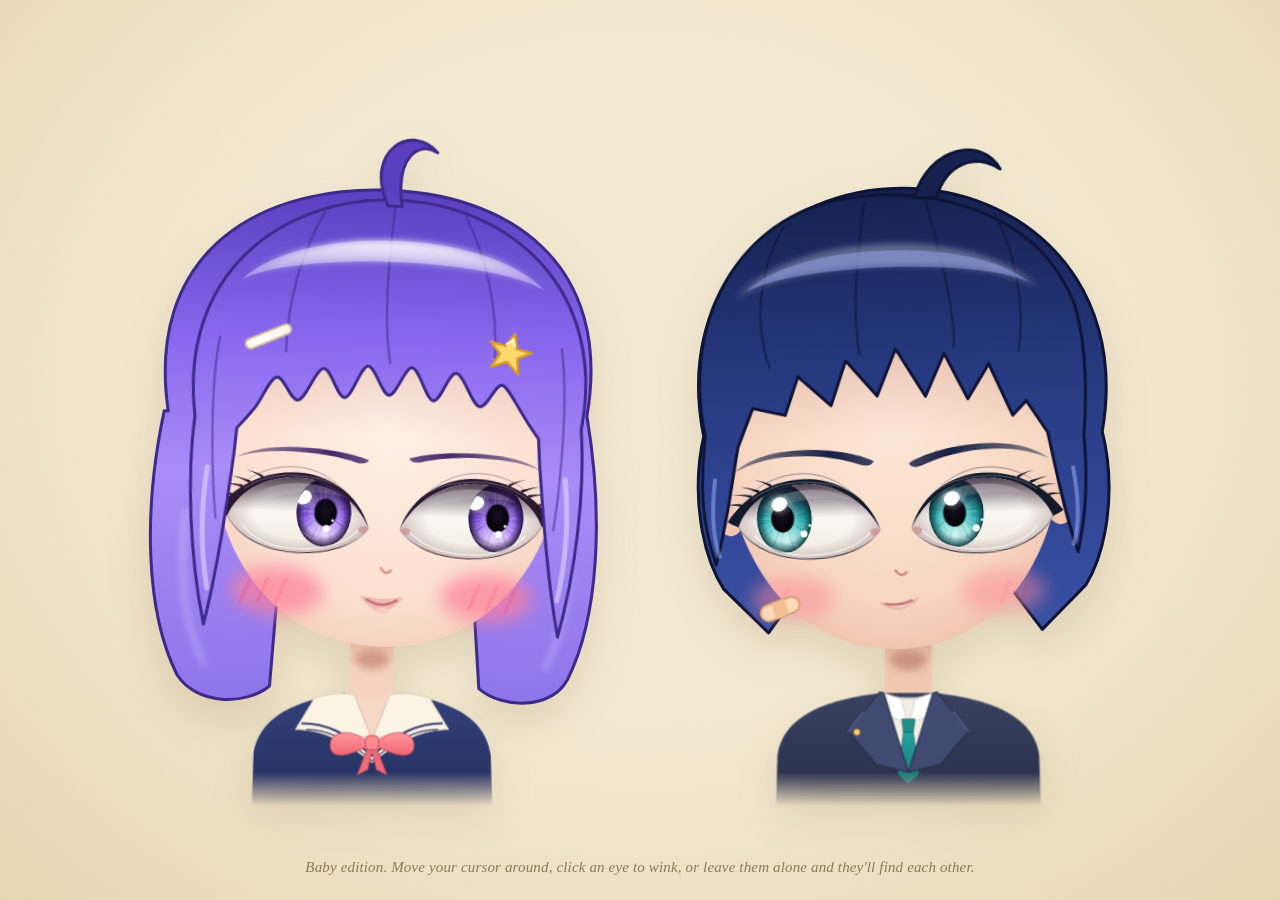
<file: Asmita Lamichhane Portfolio/Asmita Lamichhane/fun/mika-ren-baby.html>
<!DOCTYPE html>
<html lang="en">
<head>
<meta charset="utf-8">
<meta name="viewport" content="width=device-width, initial-scale=1, viewport-fit=cover">
<title>Mika &amp; Ren, baby edition</title>
<style>
  :root {
    box-sizing: border-box;
    padding-top: env(safe-area-inset-top, 0px);
    padding-bottom: env(safe-area-inset-bottom, 0px);
    --bg: #f5ecd6;
    --bg-edge: #e9d8b3;
    --muted: #8b7a58;
  }
  @media (prefers-color-scheme: dark) {
    :root:not([data-theme="light"]) { --bg: #ece0c3; --bg-edge: #d9c79d; --muted: #7d6d4c; }
  }
  :root[data-theme="dark"] { --bg: #ece0c3; --bg-edge: #d9c79d; --muted: #7d6d4c; }
  html { scroll-padding-top: env(safe-area-inset-top, 0px); }
  html, body {
    height: 100%;
    margin: 0;
    overflow: hidden;
    touch-action: none;
    -webkit-tap-highlight-color: transparent;
  }
  body {
    background-color: var(--bg);
    background-image: radial-gradient(ellipse at 50% 42%, var(--bg) 0%, var(--bg) 45%, var(--bg-edge) 100%);
    display: flex;
    flex-direction: column;
    align-items: center;
    justify-content: center;
    gap: 6px;
    font-family: "Iowan Old Style", "Palatino Linotype", Palatino, Georgia, serif;
    color: var(--muted);
    position: relative;
  }
  body::before {
    content: "";
    position: fixed;
    inset: 0;
    pointer-events: none;
    opacity: .35;
    background-image: url("data:image/svg+xml;utf8,<svg xmlns='http://www.w3.org/2000/svg' width='220' height='220'><filter id='n'><feTurbulence type='fractalNoise' baseFrequency='.85' numOctaves='2' stitchTiles='stitch'/><feColorMatrix values='0 0 0 0 .45  0 0 0 0 .34  0 0 0 0 .16  0 0 0 .55 0'/></filter><rect width='100%' height='100%' filter='url(%23n)' opacity='.22'/></svg>");
  }
  .stage {
    width: min(96vw, 1200px, calc((100vh - 70px) * 1.41));
    position: relative;
    filter: drop-shadow(0 18px 20px rgba(96, 62, 18, .14));
  }
  .stage svg { display: block; width: 100%; height: auto; overflow: visible; }
  .hint {
    margin: 0;
    padding: 0 16px;
    font-size: 15px;
    font-style: italic;
    letter-spacing: .01em;
    text-align: center;
    position: relative;
  }
</style>
</head>
<body>
<div class="stage" id="stage">
<svg id="stageSvg" xmlns="http://www.w3.org/2000/svg" viewBox="0 -50 1200 850" role="img" aria-label="Mika and Ren as two chibi babies whose eyes follow your cursor">
<defs>
  <clipPath id="eyeClip"><path d="M85 220 C130 120 230 70 310 70 C410 70 490 120 520 195 C480 265 390 300 300 300 C200 300 125 270 85 220 Z"/></clipPath>
  <clipPath id="irisClip"><ellipse cx="0" cy="0" rx="92" ry="104"/></clipPath>
  <clipPath id="irisClipHi"><ellipse cx="0" cy="0" rx="85" ry="97"/></clipPath>
  <clipPath id="lidClip"><path d="M85 220 C120 105 225 55 312 55 C420 55 500 105 552 178 C540 186 530 190 520 195 C490 120 410 70 310 70 C230 70 130 120 85 220 Z"/></clipPath>
  <filter id="soft" x="-10%" y="-10%" width="120%" height="120%"><feGaussianBlur stdDeviation="1.4"/></filter>
  <filter id="halo" x="-50%" y="-50%" width="200%" height="200%"><feGaussianBlur stdDeviation="7"/></filter>
  <filter id="blur3" x="-30%" y="-30%" width="160%" height="160%"><feGaussianBlur stdDeviation="3"/></filter>
  <filter id="blur8" x="-40%" y="-40%" width="180%" height="180%"><feGaussianBlur stdDeviation="8"/></filter>
  <linearGradient id="gSclera" x1="0" y1="0" x2="0" y2="1">
    <stop offset="0" stop-color="#ece5d9"/><stop offset=".35" stop-color="#fdfbf6"/><stop offset="1" stop-color="#f1ebe1"/>
  </linearGradient>
  <radialGradient id="gCorner" cx=".5" cy=".5" r=".56">
    <stop offset=".55" stop-color="#7a5058" stop-opacity="0"/><stop offset="1" stop-color="#7a5058" stop-opacity=".38"/>
  </radialGradient>
  <linearGradient id="gShadow" x1="0" y1="0" x2="0" y2="1">
    <stop offset="0" stop-color="#1b0c26" stop-opacity=".68"/><stop offset=".22" stop-color="#1b0c26" stop-opacity=".36"/><stop offset=".46" stop-color="#1b0c26" stop-opacity="0"/>
  </linearGradient>
  <linearGradient id="gGloss" x1="0" y1="0" x2="0" y2="1">
    <stop offset="0" stop-color="#fff" stop-opacity=".55"/><stop offset="1" stop-color="#fff" stop-opacity="0"/>
  </linearGradient>
  <radialGradient id="gGlow" cx=".5" cy=".5" r=".5">
    <stop offset="0" stop-color="#fff" stop-opacity=".7"/><stop offset="1" stop-color="#fff" stop-opacity="0"/>
  </radialGradient>
  <radialGradient id="gPupil" cx=".5" cy=".45" r=".55">
    <stop offset="0" stop-color="#171024"/><stop offset=".7" stop-color="#07050c"/><stop offset="1" stop-color="#000"/>
  </radialGradient>
  <linearGradient id="gIris_g" x1="0" y1="0" x2="0" y2="1">
    <stop offset="0" stop-color="#2b1058"/><stop offset=".5" stop-color="#7c50e2"/><stop offset="1" stop-color="#dcbcff"/>
  </linearGradient>
  <radialGradient id="gLimbal_g" cx=".5" cy=".5" r=".5">
    <stop offset=".7" stop-color="#150626" stop-opacity="0"/><stop offset=".9" stop-color="#150626" stop-opacity=".55"/><stop offset="1" stop-color="#150626" stop-opacity=".95"/>
  </radialGradient>
  <radialGradient id="gCollar_g" cx=".5" cy=".5" r=".5">
    <stop offset=".55" stop-color="#dcbcff" stop-opacity="0"/><stop offset=".68" stop-color="#dcbcff" stop-opacity=".42"/><stop offset="1" stop-color="#dcbcff" stop-opacity="0"/>
  </radialGradient>
  <linearGradient id="gLow_g" gradientUnits="userSpaceOnUse" x1="85" y1="0" x2="520" y2="0">
    <stop offset="0" stop-color="#2a1830" stop-opacity="0"/><stop offset=".2" stop-color="#2a1830" stop-opacity=".85"/><stop offset=".8" stop-color="#2a1830" stop-opacity=".9"/><stop offset="1" stop-color="#2a1830" stop-opacity=".25"/>
  </linearGradient>
  <linearGradient id="gCrease_g" gradientUnits="userSpaceOnUse" x1="105" y1="0" x2="528" y2="0">
    <stop offset="0" stop-color="#7a5070" stop-opacity="0"/><stop offset=".3" stop-color="#7a5070" stop-opacity=".7"/><stop offset=".75" stop-color="#7a5070" stop-opacity=".7"/><stop offset="1" stop-color="#7a5070" stop-opacity="0"/>
  </linearGradient>
  <linearGradient id="gBrow_g" x1="0" y1="0" x2="1" y2="0">
    <stop offset="0" stop-color="#45296a" stop-opacity=".8"/><stop offset=".3" stop-color="#45296a"/><stop offset="1" stop-color="#45296a" stop-opacity=".45"/>
  </linearGradient>
  <linearGradient id="gIris_b" x1="0" y1="0" x2="0" y2="1">
    <stop offset="0" stop-color="#0c3f4a"/><stop offset=".5" stop-color="#1ea3a8"/><stop offset="1" stop-color="#aaf4ea"/>
  </linearGradient>
  <radialGradient id="gLimbal_b" cx=".5" cy=".5" r=".5">
    <stop offset=".7" stop-color="#04262c" stop-opacity="0"/><stop offset=".9" stop-color="#04262c" stop-opacity=".55"/><stop offset="1" stop-color="#04262c" stop-opacity=".95"/>
  </radialGradient>
  <radialGradient id="gCollar_b" cx=".5" cy=".5" r=".5">
    <stop offset=".55" stop-color="#aaf4ea" stop-opacity="0"/><stop offset=".68" stop-color="#aaf4ea" stop-opacity=".42"/><stop offset="1" stop-color="#aaf4ea" stop-opacity="0"/>
  </radialGradient>
  <linearGradient id="gLow_b" gradientUnits="userSpaceOnUse" x1="85" y1="0" x2="520" y2="0">
    <stop offset="0" stop-color="#121a2a" stop-opacity="0"/><stop offset=".2" stop-color="#121a2a" stop-opacity=".85"/><stop offset=".8" stop-color="#121a2a" stop-opacity=".9"/><stop offset="1" stop-color="#121a2a" stop-opacity=".25"/>
  </linearGradient>
  <linearGradient id="gCrease_b" gradientUnits="userSpaceOnUse" x1="105" y1="0" x2="528" y2="0">
    <stop offset="0" stop-color="#3a4560" stop-opacity="0"/><stop offset=".3" stop-color="#3a4560" stop-opacity=".7"/><stop offset=".75" stop-color="#3a4560" stop-opacity=".7"/><stop offset="1" stop-color="#3a4560" stop-opacity="0"/>
  </linearGradient>
  <linearGradient id="gBrow_b" x1="0" y1="0" x2="1" y2="0">
    <stop offset="0" stop-color="#141f44" stop-opacity=".8"/><stop offset=".3" stop-color="#141f44"/><stop offset="1" stop-color="#141f44" stop-opacity=".45"/>
  </linearGradient>
  <linearGradient id="hairG_g" x1="0" y1="-262" x2="0" y2="250" gradientUnits="userSpaceOnUse">
    <stop offset="0" stop-color="#5a3fc0"/><stop offset=".3" stop-color="#8a69ee"/><stop offset=".55" stop-color="#a98cf6"/><stop offset="1" stop-color="#8f74ea"/>
  </linearGradient>
  <linearGradient id="hairG_b" x1="0" y1="-262" x2="0" y2="180" gradientUnits="userSpaceOnUse">
    <stop offset="0" stop-color="#16214f"/><stop offset=".4" stop-color="#26397f"/><stop offset="1" stop-color="#3a51a6"/>
  </linearGradient>
  <linearGradient id="hiBandG" x1="0" y1="0" x2="0" y2="1"><stop offset="0" stop-color="#fff" stop-opacity=".9"/><stop offset="1" stop-color="#fff" stop-opacity="0"/></linearGradient>
  <radialGradient id="skinG_g" cx=".5" cy=".42" r=".65"><stop offset="0" stop-color="#fff0e6"/><stop offset=".7" stop-color="#fbe0d0"/><stop offset="1" stop-color="#f3cbb8"/></radialGradient>
  <radialGradient id="skinG_b" cx=".5" cy=".42" r=".65"><stop offset="0" stop-color="#fde8d8"/><stop offset=".7" stop-color="#f7d6c2"/><stop offset="1" stop-color="#eebda6"/></radialGradient>
  <linearGradient id="faceShadeG" x1="0" y1="0" x2="0" y2="1" gradientUnits="objectBoundingBox">
    <stop offset="0" stop-color="#b56f68" stop-opacity=".5"/><stop offset=".3" stop-color="#b56f68" stop-opacity=".16"/><stop offset=".45" stop-color="#b56f68" stop-opacity="0"/>
  </linearGradient>
  <linearGradient id="neckG_g" x1="0" y1="0" x2="0" y2="1"><stop offset="0" stop-color="#d9a48f"/><stop offset=".45" stop-color="#f6d3c1"/><stop offset="1" stop-color="#f6d3c1"/></linearGradient>
  <linearGradient id="neckG_b" x1="0" y1="0" x2="0" y2="1"><stop offset="0" stop-color="#cf9a83"/><stop offset=".45" stop-color="#f0c8b2"/><stop offset="1" stop-color="#f0c8b2"/></linearGradient>
  <linearGradient id="topG_g" x1="0" y1="0" x2="0" y2="1"><stop offset="0" stop-color="#34417a"/><stop offset="1" stop-color="#242e5c"/></linearGradient>
  <linearGradient id="topG_b" x1="0" y1="0" x2="0" y2="1"><stop offset="0" stop-color="#3a4262"/><stop offset="1" stop-color="#262d47"/></linearGradient>
  <linearGradient id="ribG" x1="0" y1="0" x2="0" y2="1"><stop offset="0" stop-color="#ff9aa0"/><stop offset="1" stop-color="#ef6672"/></linearGradient>
  <linearGradient id="tieG" x1="0" y1="0" x2="0" y2="1"><stop offset="0" stop-color="#27a7a2"/><stop offset="1" stop-color="#17726f"/></linearGradient>
  <linearGradient id="fadeG" gradientUnits="userSpaceOnUse" x1="0" y1="470" x2="0" y2="548">
    <stop offset="0" stop-color="#fff"/><stop offset="1" stop-color="#000"/>
  </linearGradient>
  <mask id="fade" maskUnits="userSpaceOnUse" x="-600" y="-600" width="1200" height="1300">
    <rect x="-600" y="-600" width="1200" height="1300" fill="url(#fadeG)"/>
  </mask></defs>
<g id="mika" transform="translate(325 392) scale(.86)">
<g id="gChar" class="char" data-pal="g">
<g class="hs" transform="scale(1.2)">
  <g class="hairBack">
    <path d="M-208 -40 C-232 -190 -130 -262 0 -262 C130 -262 232 -190 208 -40 C226 60 222 160 192 222 C176 252 128 252 104 232 L96 120 L-96 120 L-104 232 C-128 252 -176 252 -196 222 C-228 160 -232 60 -212 -40 Z" fill="url(#hairG_g)" stroke="#3d2a8a" stroke-width="3" stroke-linejoin="round"/>
    <path d="M-190 60 C-196 120 -190 170 -170 210 M190 60 C196 120 190 170 170 210" fill="none" stroke="#fff" stroke-opacity=".22" stroke-width="6" stroke-linecap="round" filter="url(#blur3)"/>
  </g>
</g>

<g class="bs" transform="translate(0 134) scale(.52)">
  <g class="body" mask="url(#fade)">
    <path d="M-50 140 L-50 300 C-50 332 50 332 50 300 L50 140 Z" fill="url(#neckG_g)"/>
    <ellipse cx="0" cy="212" rx="40" ry="22" fill="#b9765f" opacity=".55" filter="url(#blur8)"/>
    <path d="M-62 288 C-130 300 -258 322 -272 430 L-276 560 L276 560 L272 430 C258 322 130 300 62 288 C40 310 -40 310 -62 288 Z" fill="url(#topG_g)"/>
    <path d="M-40 294 L0 396 L40 294 C20 306 -20 306 -40 294 Z" fill="#f7d8c7"/>
    <path d="M-132 300 C-90 288 -52 286 -40 294 L0 396 L40 294 C52 286 90 288 132 300 L176 372 C120 372 70 392 0 448 C-70 392 -120 372 -176 372 Z" fill="#fbf3e3" stroke="#d9cbb0" stroke-width="2" stroke-linejoin="round"/>
    <path d="M-160 358 C-108 358 -62 378 0 432 C62 378 108 358 160 358" fill="none" stroke="#2e3a6e" stroke-width="5" stroke-linecap="round"/>
    <path d="M-150 372 C-104 372 -60 392 0 444 C60 392 104 372 150 372" fill="none" stroke="#2e3a6e" stroke-width="2.5" stroke-linecap="round"/>
    <path d="M-6 402 C-50 366 -100 376 -96 412 C-92 444 -46 430 -6 408 Z" fill="url(#ribG)" stroke="#c94a58" stroke-width="2" stroke-linejoin="round"/>
    <path d="M6 402 C50 366 100 376 96 412 C92 444 46 430 6 408 Z" fill="url(#ribG)" stroke="#c94a58" stroke-width="2" stroke-linejoin="round"/>
    <path d="M-10 414 L-34 476 L-10 464 L0 420 Z M10 414 L34 476 L10 464 L0 420 Z" fill="#ef6b78" stroke="#c94a58" stroke-width="2" stroke-linejoin="round"/>
    <rect x="-15" y="386" width="30" height="32" rx="9" fill="#ff8a90" stroke="#c94a58" stroke-width="2"/>
  </g>
</g>

<g class="hs" transform="scale(1.2)">
  <g class="head">
    <path d="M-176 -20 C-176 -125 -100 -190 0 -190 C100 -190 176 -125 176 -20 C176 100 108 192 0 192 C-108 192 -176 100 -176 -20 Z" fill="url(#skinG_g)"/>
    <path d="M-176 -20 C-176 -125 -100 -190 0 -190 C100 -190 176 -125 176 -20 C176 100 108 192 0 192 C-108 192 -176 100 -176 -20 Z" fill="url(#faceShadeG)"/>
    <g class="blush" opacity=".35" transform="translate(0 34) scale(1 1.15)">
      <ellipse cx="-104" cy="92" rx="46" ry="21" fill="#ff7f9a" filter="url(#blur8)"/>
      <ellipse cx="104" cy="92" rx="46" ry="21" fill="#ff7f9a" filter="url(#blur8)"/>
      <g stroke="#ff5f84" stroke-width="3" stroke-linecap="round" opacity=".7">
        <path d="M-132 84 l-9 20 M-114 82 l-9 20 M-96 82 l-9 20"/>
        <path d="M96 82 l-9 20 M114 82 l-9 20 M132 84 l-9 20" transform="translate(0 0)"/>
      </g>
    </g>
    <g class="eye eyeL" transform="translate(-86 62) scale(-0.325 0.325) translate(-303 -178)">
<g class="brow"><path d="M100 6 C160 -14 260 -26 366 -18 C424 -14 470 0 505 20 C462 4 418 -4 360 -6 C270 -10 190 0 136 16 C120 20 104 16 100 6 Z" fill="url(#gBrow_g)"/></g>
<g class="blink">
  <g clip-path="url(#eyeClip)">
    <path d="M85 220 C130 120 230 70 310 70 C410 70 490 120 520 195 C480 265 390 300 300 300 C200 300 125 270 85 220 Z" fill="url(#gSclera)"/>
    <ellipse cx="102" cy="224" rx="17" ry="12" fill="#e9989a" opacity=".6"/>
    <path d="M85 220 C130 120 230 70 310 70 C410 70 490 120 520 195 C480 265 390 300 300 300 C200 300 125 270 85 220 Z" fill="url(#gCorner)"/>
    <g class="iris" transform="translate(303 178)">
      <g clip-path="url(#irisClip)">
        <ellipse rx="92" ry="104" fill="url(#gIris_g)"/>
        <g class="fibers"><line x1="38.4" y1="0" x2="83.8" y2="0.1" stroke="#ffffff" stroke-opacity="0.29" stroke-width="1.8" stroke-linecap="round"/><line x1="38.4" y1="1.2" x2="83.8" y2="2.6" stroke="#150626" stroke-opacity="0.26" stroke-width="2.3" stroke-linecap="round"/><line x1="39.8" y1="4.5" x2="85.3" y2="9.7" stroke="#150626" stroke-opacity="0.19" stroke-width="1.3" stroke-linecap="round"/><line x1="36.1" y1="6.2" x2="82.2" y2="14.1" stroke="#150626" stroke-opacity="0.30" stroke-width="1.8" stroke-linecap="round"/><line x1="41.3" y1="9.7" x2="87.1" y2="20.4" stroke="#ffffff" stroke-opacity="0.17" stroke-width="1.9" stroke-linecap="round"/><line x1="31.7" y1="9" x2="84.6" y2="24.1" stroke="#ffffff" stroke-opacity="0.17" stroke-width="1.1" stroke-linecap="round"/><line x1="34.2" y1="13.2" x2="78" y2="30.1" stroke="#ffffff" stroke-opacity="0.29" stroke-width="1.1" stroke-linecap="round"/><line x1="38.7" y1="17.9" x2="72.2" y2="33.3" stroke="#150626" stroke-opacity="0.16" stroke-width="2.3" stroke-linecap="round"/><line x1="35" y1="17.6" x2="68.5" y2="34.5" stroke="#ffffff" stroke-opacity="0.26" stroke-width="1.0" stroke-linecap="round"/><line x1="28.9" y1="17" x2="70.6" y2="41.5" stroke="#ffffff" stroke-opacity="0.32" stroke-width="1.6" stroke-linecap="round"/><line x1="31.4" y1="20.4" x2="60" y2="39" stroke="#ffffff" stroke-opacity="0.19" stroke-width="2.2" stroke-linecap="round"/><line x1="32.7" y1="23.4" x2="65.1" y2="46.5" stroke="#ffffff" stroke-opacity="0.14" stroke-width="1.0" stroke-linecap="round"/><line x1="31.8" y1="26.5" x2="57.3" y2="47.8" stroke="#150626" stroke-opacity="0.24" stroke-width="2.5" stroke-linecap="round"/><line x1="30.2" y1="28.9" x2="60.1" y2="57.4" stroke="#ffffff" stroke-opacity="0.23" stroke-width="1.6" stroke-linecap="round"/><line x1="28.7" y1="28.5" x2="51.2" y2="50.9" stroke="#ffffff" stroke-opacity="0.17" stroke-width="1.5" stroke-linecap="round"/><line x1="23.8" y1="25.7" x2="63.2" y2="68.2" stroke="#ffffff" stroke-opacity="0.21" stroke-width="1.0" stroke-linecap="round"/><line x1="26.3" y1="33.2" x2="60.6" y2="76.7" stroke="#ffffff" stroke-opacity="0.23" stroke-width="1.9" stroke-linecap="round"/><line x1="23.7" y1="33.4" x2="44.1" y2="62.1" stroke="#ffffff" stroke-opacity="0.24" stroke-width="2.6" stroke-linecap="round"/><line x1="19.4" y1="31" x2="41.3" y2="66" stroke="#ffffff" stroke-opacity="0.31" stroke-width="1.4" stroke-linecap="round"/><line x1="19.1" y1="35.2" x2="45.9" y2="84.5" stroke="#ffffff" stroke-opacity="0.12" stroke-width="1.3" stroke-linecap="round"/><line x1="18.6" y1="37.3" x2="41.4" y2="83" stroke="#150626" stroke-opacity="0.33" stroke-width="1.4" stroke-linecap="round"/><line x1="18.4" y1="38.4" x2="37.1" y2="77.4" stroke="#150626" stroke-opacity="0.35" stroke-width="2.5" stroke-linecap="round"/><line x1="12.6" y1="33.3" x2="31.1" y2="82.4" stroke="#ffffff" stroke-opacity="0.23" stroke-width="2.1" stroke-linecap="round"/><line x1="11.2" y1="33.9" x2="28.4" y2="85.6" stroke="#150626" stroke-opacity="0.18" stroke-width="2.3" stroke-linecap="round"/><line x1="11" y1="35.2" x2="31.4" y2="100.1" stroke="#ffffff" stroke-opacity="0.25" stroke-width="2.3" stroke-linecap="round"/><line x1="10.3" y1="48.1" x2="16.3" y2="76.1" stroke="#150626" stroke-opacity="0.29" stroke-width="1.5" stroke-linecap="round"/><line x1="8.2" y1="42.4" x2="14.7" y2="76.5" stroke="#150626" stroke-opacity="0.26" stroke-width="1.3" stroke-linecap="round"/><line x1="6.6" y1="45.4" x2="12.7" y2="87.8" stroke="#150626" stroke-opacity="0.29" stroke-width="1.5" stroke-linecap="round"/><line x1="2.7" y1="40.1" x2="6.1" y2="89.7" stroke="#150626" stroke-opacity="0.32" stroke-width="1.4" stroke-linecap="round"/><line x1="1.9" y1="44.8" x2="3.3" y2="76.8" stroke="#150626" stroke-opacity="0.18" stroke-width="2.3" stroke-linecap="round"/><line x1="0.9" y1="47.2" x2="1.6" y2="82.5" stroke="#ffffff" stroke-opacity="0.28" stroke-width="2.1" stroke-linecap="round"/><line x1="-2.4" y1="37.4" x2="-5" y2="79.2" stroke="#ffffff" stroke-opacity="0.15" stroke-width="1.0" stroke-linecap="round"/><line x1="-3.2" y1="37.3" x2="-8.7" y2="102.3" stroke="#ffffff" stroke-opacity="0.26" stroke-width="1.8" stroke-linecap="round"/><line x1="-6.9" y1="45.1" x2="-13.4" y2="86.8" stroke="#ffffff" stroke-opacity="0.15" stroke-width="1.2" stroke-linecap="round"/><line x1="-7.4" y1="43.9" x2="-12.7" y2="75.7" stroke="#ffffff" stroke-opacity="0.31" stroke-width="2.4" stroke-linecap="round"/><line x1="-11.1" y1="46.4" x2="-18.1" y2="75.8" stroke="#ffffff" stroke-opacity="0.27" stroke-width="1.3" stroke-linecap="round"/><line x1="-11.3" y1="35.8" x2="-30.5" y2="96.6" stroke="#150626" stroke-opacity="0.38" stroke-width="2.6" stroke-linecap="round"/><line x1="-13.2" y1="39.7" x2="-27.9" y2="83.9" stroke="#150626" stroke-opacity="0.19" stroke-width="1.0" stroke-linecap="round"/><line x1="-16.6" y1="45.1" x2="-31.6" y2="85.9" stroke="#ffffff" stroke-opacity="0.15" stroke-width="2.5" stroke-linecap="round"/><line x1="-18.1" y1="42.9" x2="-32.4" y2="76.5" stroke="#150626" stroke-opacity="0.25" stroke-width="1.5" stroke-linecap="round"/><line x1="-17.5" y1="36.1" x2="-34.4" y2="70.7" stroke="#ffffff" stroke-opacity="0.23" stroke-width="1.6" stroke-linecap="round"/><line x1="-20.6" y1="33.6" x2="-47.1" y2="76.9" stroke="#ffffff" stroke-opacity="0.16" stroke-width="1.7" stroke-linecap="round"/><line x1="-21.7" y1="31.9" x2="-48.9" y2="72" stroke="#150626" stroke-opacity="0.17" stroke-width="1.2" stroke-linecap="round"/><line x1="-20.5" y1="28.1" x2="-44.7" y2="61.4" stroke="#ffffff" stroke-opacity="0.14" stroke-width="1.2" stroke-linecap="round"/><line x1="-27.6" y1="34.9" x2="-55.7" y2="70.5" stroke="#ffffff" stroke-opacity="0.25" stroke-width="1.5" stroke-linecap="round"/><line x1="-30.9" y1="33.9" x2="-55" y2="60.2" stroke="#ffffff" stroke-opacity="0.12" stroke-width="1.0" stroke-linecap="round"/><line x1="-29.9" y1="30.3" x2="-52.5" y2="53.3" stroke="#ffffff" stroke-opacity="0.30" stroke-width="1.0" stroke-linecap="round"/><line x1="-29" y1="25.3" x2="-68.5" y2="59.7" stroke="#ffffff" stroke-opacity="0.27" stroke-width="2.5" stroke-linecap="round"/><line x1="-28" y1="23.2" x2="-61.6" y2="50.9" stroke="#ffffff" stroke-opacity="0.25" stroke-width="0.9" stroke-linecap="round"/><line x1="-28.3" y1="20.2" x2="-66.9" y2="47.7" stroke="#ffffff" stroke-opacity="0.19" stroke-width="2.5" stroke-linecap="round"/><line x1="-29.2" y1="18.4" x2="-61.5" y2="38.8" stroke="#150626" stroke-opacity="0.14" stroke-width="2.5" stroke-linecap="round"/><line x1="-35.2" y1="21" x2="-66.8" y2="39.9" stroke="#150626" stroke-opacity="0.33" stroke-width="2.2" stroke-linecap="round"/><line x1="-40" y1="19.8" x2="-75.5" y2="37.3" stroke="#ffffff" stroke-opacity="0.22" stroke-width="1.5" stroke-linecap="round"/><line x1="-39.8" y1="17.9" x2="-65.6" y2="29.5" stroke="#ffffff" stroke-opacity="0.20" stroke-width="2.0" stroke-linecap="round"/><line x1="-32.6" y1="11.9" x2="-81.3" y2="29.7" stroke="#150626" stroke-opacity="0.22" stroke-width="1.0" stroke-linecap="round"/><line x1="-35.8" y1="9.8" x2="-68.6" y2="18.8" stroke="#ffffff" stroke-opacity="0.20" stroke-width="1.2" stroke-linecap="round"/><line x1="-31.8" y1="8.6" x2="-76" y2="20.6" stroke="#ffffff" stroke-opacity="0.19" stroke-width="2.4" stroke-linecap="round"/><line x1="-35.7" y1="6.8" x2="-82.7" y2="15.7" stroke="#150626" stroke-opacity="0.24" stroke-width="1.8" stroke-linecap="round"/><line x1="-40.3" y1="4" x2="-84" y2="8.3" stroke="#ffffff" stroke-opacity="0.24" stroke-width="1.1" stroke-linecap="round"/><line x1="-33.5" y1="2.9" x2="-73.4" y2="6.4" stroke="#ffffff" stroke-opacity="0.13" stroke-width="1.0" stroke-linecap="round"/><line x1="-42" y1="1.2" x2="-87.4" y2="2.6" stroke="#150626" stroke-opacity="0.24" stroke-width="0.8" stroke-linecap="round"/><line x1="-41.6" y1="-1.7" x2="-80.2" y2="-3.3" stroke="#150626" stroke-opacity="0.15" stroke-width="0.9" stroke-linecap="round"/><line x1="-37.8" y1="-4.2" x2="-68.1" y2="-7.5" stroke="#ffffff" stroke-opacity="0.30" stroke-width="1.2" stroke-linecap="round"/><line x1="-33" y1="-5.6" x2="-71.3" y2="-12" stroke="#150626" stroke-opacity="0.25" stroke-width="2.2" stroke-linecap="round"/><line x1="-35.8" y1="-9.3" x2="-88" y2="-22.8" stroke="#150626" stroke-opacity="0.22" stroke-width="1.9" stroke-linecap="round"/><line x1="-38.5" y1="-12.1" x2="-75.4" y2="-23.7" stroke="#ffffff" stroke-opacity="0.20" stroke-width="1.5" stroke-linecap="round"/><line x1="-41.5" y1="-15" x2="-72.4" y2="-26.1" stroke="#ffffff" stroke-opacity="0.11" stroke-width="1.9" stroke-linecap="round"/><line x1="-37.2" y1="-15.1" x2="-69.4" y2="-28.1" stroke="#ffffff" stroke-opacity="0.26" stroke-width="1.2" stroke-linecap="round"/><line x1="-33.3" y1="-18" x2="-69.7" y2="-37.7" stroke="#150626" stroke-opacity="0.14" stroke-width="2.4" stroke-linecap="round"/><line x1="-34.4" y1="-18.7" x2="-81.3" y2="-44.3" stroke="#ffffff" stroke-opacity="0.13" stroke-width="2.4" stroke-linecap="round"/><line x1="-33.6" y1="-21.6" x2="-67.1" y2="-43.1" stroke="#150626" stroke-opacity="0.16" stroke-width="0.9" stroke-linecap="round"/><line x1="-27.7" y1="-19.7" x2="-64.1" y2="-45.6" stroke="#ffffff" stroke-opacity="0.20" stroke-width="1.2" stroke-linecap="round"/><line x1="-31.9" y1="-26.3" x2="-70.9" y2="-58.4" stroke="#ffffff" stroke-opacity="0.14" stroke-width="1.6" stroke-linecap="round"/><line x1="-32" y1="-27.9" x2="-60.3" y2="-52.6" stroke="#150626" stroke-opacity="0.31" stroke-width="1.3" stroke-linecap="round"/><line x1="-30.2" y1="-29.5" x2="-55.3" y2="-54" stroke="#150626" stroke-opacity="0.20" stroke-width="0.8" stroke-linecap="round"/><line x1="-23.7" y1="-25.5" x2="-55.3" y2="-59.5" stroke="#ffffff" stroke-opacity="0.17" stroke-width="2.5" stroke-linecap="round"/><line x1="-26.7" y1="-34.5" x2="-49.7" y2="-64.1" stroke="#ffffff" stroke-opacity="0.19" stroke-width="2.4" stroke-linecap="round"/><line x1="-26.1" y1="-36" x2="-46" y2="-63.3" stroke="#150626" stroke-opacity="0.38" stroke-width="1.3" stroke-linecap="round"/><line x1="-25.8" y1="-38" x2="-55.1" y2="-81.2" stroke="#150626" stroke-opacity="0.14" stroke-width="1.1" stroke-linecap="round"/><line x1="-17.7" y1="-30.8" x2="-46.7" y2="-81.1" stroke="#ffffff" stroke-opacity="0.25" stroke-width="1.7" stroke-linecap="round"/><line x1="-22.2" y1="-41.8" x2="-48" y2="-90.2" stroke="#ffffff" stroke-opacity="0.13" stroke-width="1.4" stroke-linecap="round"/><line x1="-17.7" y1="-38.1" x2="-41.3" y2="-89.1" stroke="#ffffff" stroke-opacity="0.11" stroke-width="1.3" stroke-linecap="round"/><line x1="-17.9" y1="-44.6" x2="-34.5" y2="-86" stroke="#150626" stroke-opacity="0.18" stroke-width="2.0" stroke-linecap="round"/><line x1="-13.1" y1="-39" x2="-32.4" y2="-96.6" stroke="#150626" stroke-opacity="0.39" stroke-width="1.1" stroke-linecap="round"/><line x1="-12.7" y1="-41.9" x2="-28.7" y2="-94.8" stroke="#150626" stroke-opacity="0.21" stroke-width="0.9" stroke-linecap="round"/><line x1="-11.3" y1="-45.7" x2="-24.5" y2="-99.3" stroke="#150626" stroke-opacity="0.25" stroke-width="1.6" stroke-linecap="round"/><line x1="-7.9" y1="-40.7" x2="-18.6" y2="-95.9" stroke="#150626" stroke-opacity="0.22" stroke-width="1.2" stroke-linecap="round"/><line x1="-4.4" y1="-38" x2="-8.8" y2="-76.5" stroke="#ffffff" stroke-opacity="0.15" stroke-width="0.8" stroke-linecap="round"/><line x1="-3.4" y1="-45.4" x2="-6.1" y2="-81.1" stroke="#ffffff" stroke-opacity="0.10" stroke-width="0.9" stroke-linecap="round"/><line x1="-2.3" y1="-36.6" x2="-4.9" y2="-76.9" stroke="#ffffff" stroke-opacity="0.29" stroke-width="2.2" stroke-linecap="round"/><line x1="0.3" y1="-44.3" x2="0.8" y2="-99.5" stroke="#150626" stroke-opacity="0.15" stroke-width="1.5" stroke-linecap="round"/><line x1="1" y1="-39.9" x2="2.3" y2="-88.8" stroke="#150626" stroke-opacity="0.17" stroke-width="2.4" stroke-linecap="round"/><line x1="4.4" y1="-47.8" x2="9" y2="-97.5" stroke="#150626" stroke-opacity="0.27" stroke-width="2.0" stroke-linecap="round"/><line x1="4.7" y1="-41.2" x2="11" y2="-96.7" stroke="#ffffff" stroke-opacity="0.18" stroke-width="1.9" stroke-linecap="round"/><line x1="7.1" y1="-38.2" x2="17" y2="-91.6" stroke="#ffffff" stroke-opacity="0.14" stroke-width="0.9" stroke-linecap="round"/><line x1="9.4" y1="-41.4" x2="18.9" y2="-83.1" stroke="#ffffff" stroke-opacity="0.31" stroke-width="1.6" stroke-linecap="round"/><line x1="10.1" y1="-36.1" x2="25.9" y2="-92.7" stroke="#150626" stroke-opacity="0.21" stroke-width="1.0" stroke-linecap="round"/><line x1="12.8" y1="-41.3" x2="24.2" y2="-78" stroke="#ffffff" stroke-opacity="0.18" stroke-width="2.3" stroke-linecap="round"/><line x1="14.2" y1="-34.1" x2="32.9" y2="-79" stroke="#150626" stroke-opacity="0.21" stroke-width="1.1" stroke-linecap="round"/><line x1="16.3" y1="-34.5" x2="38.9" y2="-82.5" stroke="#150626" stroke-opacity="0.27" stroke-width="1.9" stroke-linecap="round"/><line x1="19.4" y1="-36.7" x2="41.2" y2="-78.1" stroke="#ffffff" stroke-opacity="0.13" stroke-width="2.1" stroke-linecap="round"/><line x1="22.2" y1="-39" x2="45.2" y2="-79.6" stroke="#ffffff" stroke-opacity="0.21" stroke-width="2.0" stroke-linecap="round"/><line x1="20.1" y1="-33.2" x2="44.6" y2="-73.8" stroke="#ffffff" stroke-opacity="0.18" stroke-width="2.0" stroke-linecap="round"/><line x1="25.2" y1="-34.9" x2="56.6" y2="-78.2" stroke="#150626" stroke-opacity="0.33" stroke-width="2.2" stroke-linecap="round"/><line x1="26.2" y1="-32.6" x2="48.9" y2="-61" stroke="#150626" stroke-opacity="0.28" stroke-width="1.1" stroke-linecap="round"/><line x1="26" y1="-29.6" x2="51.6" y2="-58.8" stroke="#150626" stroke-opacity="0.22" stroke-width="2.2" stroke-linecap="round"/><line x1="31.5" y1="-31.4" x2="53.3" y2="-53.2" stroke="#150626" stroke-opacity="0.15" stroke-width="1.8" stroke-linecap="round"/><line x1="32" y1="-27.7" x2="57.8" y2="-50" stroke="#150626" stroke-opacity="0.26" stroke-width="1.0" stroke-linecap="round"/><line x1="34.7" y1="-28.6" x2="65.4" y2="-53.9" stroke="#150626" stroke-opacity="0.16" stroke-width="2.0" stroke-linecap="round"/><line x1="36.8" y1="-27.1" x2="64.6" y2="-47.6" stroke="#150626" stroke-opacity="0.38" stroke-width="1.8" stroke-linecap="round"/><line x1="29.5" y1="-20" x2="65.3" y2="-44.2" stroke="#ffffff" stroke-opacity="0.27" stroke-width="2.6" stroke-linecap="round"/><line x1="34.4" y1="-20.7" x2="76.9" y2="-46.3" stroke="#ffffff" stroke-opacity="0.31" stroke-width="1.7" stroke-linecap="round"/><line x1="33.4" y1="-15.8" x2="64.3" y2="-30.5" stroke="#ffffff" stroke-opacity="0.24" stroke-width="1.0" stroke-linecap="round"/><line x1="31.1" y1="-14.5" x2="70.5" y2="-32.8" stroke="#ffffff" stroke-opacity="0.25" stroke-width="1.5" stroke-linecap="round"/><line x1="37.8" y1="-13.7" x2="81.8" y2="-29.6" stroke="#150626" stroke-opacity="0.16" stroke-width="2.2" stroke-linecap="round"/><line x1="37.2" y1="-12.2" x2="88.6" y2="-29.1" stroke="#ffffff" stroke-opacity="0.32" stroke-width="1.6" stroke-linecap="round"/><line x1="42.2" y1="-10.6" x2="85.2" y2="-21.4" stroke="#ffffff" stroke-opacity="0.29" stroke-width="1.1" stroke-linecap="round"/><line x1="39.4" y1="-7.7" x2="74" y2="-14.5" stroke="#150626" stroke-opacity="0.32" stroke-width="1.8" stroke-linecap="round"/><line x1="34.3" y1="-3.1" x2="67.9" y2="-6.2" stroke="#ffffff" stroke-opacity="0.25" stroke-width="2.0" stroke-linecap="round"/><line x1="34.3" y1="-1" x2="71.7" y2="-2" stroke="#ffffff" stroke-opacity="0.24" stroke-width="1.3" stroke-linecap="round"/></g>
        <ellipse cx="0" cy="60" rx="66" ry="40" fill="url(#gGlow)"/>
        <g class="core">
          <ellipse rx="66" ry="74" fill="url(#gCollar_g)"/>
          <ellipse class="pupil" rx="38" ry="43" fill="url(#gPupil)"/>
        </g>
        <ellipse rx="92" ry="104" fill="url(#gLimbal_g)"/>
      </g>
    </g>
    <path d="M85 220 C130 120 230 70 310 70 C410 70 490 120 520 195 C480 265 390 300 300 300 C200 300 125 270 85 220 Z" fill="url(#gShadow)"/>
    <path class="gloss" transform="translate(605 0) scale(-1 1)" d="M150 152 C170 110 240 88 310 88 C360 88 410 100 442 126 C382 108 302 112 240 128 C200 138 172 150 150 152 Z" fill="url(#gGloss)" opacity=".5"/>
    <g class="hi" clip-path="url(#irisClipHi)" transform="translate(303 178)">
      <g class="hiIn">
        <ellipse cx="-38" cy="-46" rx="34" ry="30" fill="#fff" opacity=".28" filter="url(#halo)"/>
        <ellipse cx="-38" cy="-46" rx="25" ry="21" transform="rotate(-25 -38 -46)" fill="#fff"/>
        <circle cx="34" cy="47" r="11" fill="#fff" opacity=".95"/>
        <circle cx="53" cy="22" r="4.5" fill="#fff" opacity=".9"/>
        <path d="M-62 24 C-54 56 -24 78 12 82" fill="none" stroke="#fff" stroke-opacity=".3" stroke-width="3" stroke-linecap="round"/>
      </g>
    </g>
    <path d="M470 224 C440 262 380 288 300 288 C220 288 155 265 118 226" fill="none" stroke="#fff" stroke-opacity=".6" stroke-width="5" stroke-linecap="round" filter="url(#soft)"/>
  </g>
  <path d="M520 195 C480 265 390 300 300 300 C200 300 125 270 85 220" fill="none" stroke="url(#gLow_g)" stroke-width="3.2" stroke-linecap="round"/>
  <path d="M105 185 C150 92 240 38 320 38 C410 38 480 80 528 150" fill="none" stroke="url(#gCrease_g)" stroke-width="2.4" stroke-linecap="round"/>
  <path d="M85 220 C120 105 225 55 312 55 C420 55 500 105 552 178 C540 186 530 190 520 195 C490 120 410 70 310 70 C230 70 130 120 85 220 Z" fill="#2a1830"/>
  <path d="M170 100 C210 76 260 66 320 64 C380 64 430 80 472 110" fill="none" stroke="#fff" stroke-opacity=".3" stroke-width="3" stroke-linecap="round" clip-path="url(#lidClip)"/>
  <g class="lashes" fill="#2a1830"><path d="M417.1 75.4 Q445 54 486 48 Q445 54 412.9 68.6Z"/><path d="M454.9 93.1 Q490 72 528 70 Q490 72 451.1 84.9Z"/><path d="M477.2 107.3 Q515 92 558 98 Q515 92 474.8 98.7Z"/><path d="M508.8 131.9 Q545 120 582 137 Q545 120 507.2 124.1Z"/></g>
</g>
<g class="closedLid" opacity="0" fill="none" stroke="#2a1830" stroke-linecap="round" stroke-linejoin="round">
  <path d="M90 228 C150 260 240 274 306 274 C396 274 478 246 518 208" stroke-width="13"/>
  <path d="M510 214 C530 206 548 194 568 176" stroke-width="7"/>
  <path d="M470 236 C490 232 510 226 526 216" stroke-width="5"/>
</g>
<circle class="anchor" cx="303" cy="178" r="1" fill="none"/></g>
    <g class="eye eyeR" transform="translate(86 62) scale(0.325 0.325) translate(-303 -178)">
<g class="brow"><path d="M100 6 C160 -14 260 -26 366 -18 C424 -14 470 0 505 20 C462 4 418 -4 360 -6 C270 -10 190 0 136 16 C120 20 104 16 100 6 Z" fill="url(#gBrow_g)"/></g>
<g class="blink">
  <g clip-path="url(#eyeClip)">
    <path d="M85 220 C130 120 230 70 310 70 C410 70 490 120 520 195 C480 265 390 300 300 300 C200 300 125 270 85 220 Z" fill="url(#gSclera)"/>
    <ellipse cx="102" cy="224" rx="17" ry="12" fill="#e9989a" opacity=".6"/>
    <path d="M85 220 C130 120 230 70 310 70 C410 70 490 120 520 195 C480 265 390 300 300 300 C200 300 125 270 85 220 Z" fill="url(#gCorner)"/>
    <g class="iris" transform="translate(303 178)">
      <g clip-path="url(#irisClip)">
        <ellipse rx="92" ry="104" fill="url(#gIris_g)"/>
        <g class="fibers"><line x1="38.4" y1="0" x2="83.8" y2="0.1" stroke="#ffffff" stroke-opacity="0.29" stroke-width="1.8" stroke-linecap="round"/><line x1="38.4" y1="1.2" x2="83.8" y2="2.6" stroke="#150626" stroke-opacity="0.26" stroke-width="2.3" stroke-linecap="round"/><line x1="39.8" y1="4.5" x2="85.3" y2="9.7" stroke="#150626" stroke-opacity="0.19" stroke-width="1.3" stroke-linecap="round"/><line x1="36.1" y1="6.2" x2="82.2" y2="14.1" stroke="#150626" stroke-opacity="0.30" stroke-width="1.8" stroke-linecap="round"/><line x1="41.3" y1="9.7" x2="87.1" y2="20.4" stroke="#ffffff" stroke-opacity="0.17" stroke-width="1.9" stroke-linecap="round"/><line x1="31.7" y1="9" x2="84.6" y2="24.1" stroke="#ffffff" stroke-opacity="0.17" stroke-width="1.1" stroke-linecap="round"/><line x1="34.2" y1="13.2" x2="78" y2="30.1" stroke="#ffffff" stroke-opacity="0.29" stroke-width="1.1" stroke-linecap="round"/><line x1="38.7" y1="17.9" x2="72.2" y2="33.3" stroke="#150626" stroke-opacity="0.16" stroke-width="2.3" stroke-linecap="round"/><line x1="35" y1="17.6" x2="68.5" y2="34.5" stroke="#ffffff" stroke-opacity="0.26" stroke-width="1.0" stroke-linecap="round"/><line x1="28.9" y1="17" x2="70.6" y2="41.5" stroke="#ffffff" stroke-opacity="0.32" stroke-width="1.6" stroke-linecap="round"/><line x1="31.4" y1="20.4" x2="60" y2="39" stroke="#ffffff" stroke-opacity="0.19" stroke-width="2.2" stroke-linecap="round"/><line x1="32.7" y1="23.4" x2="65.1" y2="46.5" stroke="#ffffff" stroke-opacity="0.14" stroke-width="1.0" stroke-linecap="round"/><line x1="31.8" y1="26.5" x2="57.3" y2="47.8" stroke="#150626" stroke-opacity="0.24" stroke-width="2.5" stroke-linecap="round"/><line x1="30.2" y1="28.9" x2="60.1" y2="57.4" stroke="#ffffff" stroke-opacity="0.23" stroke-width="1.6" stroke-linecap="round"/><line x1="28.7" y1="28.5" x2="51.2" y2="50.9" stroke="#ffffff" stroke-opacity="0.17" stroke-width="1.5" stroke-linecap="round"/><line x1="23.8" y1="25.7" x2="63.2" y2="68.2" stroke="#ffffff" stroke-opacity="0.21" stroke-width="1.0" stroke-linecap="round"/><line x1="26.3" y1="33.2" x2="60.6" y2="76.7" stroke="#ffffff" stroke-opacity="0.23" stroke-width="1.9" stroke-linecap="round"/><line x1="23.7" y1="33.4" x2="44.1" y2="62.1" stroke="#ffffff" stroke-opacity="0.24" stroke-width="2.6" stroke-linecap="round"/><line x1="19.4" y1="31" x2="41.3" y2="66" stroke="#ffffff" stroke-opacity="0.31" stroke-width="1.4" stroke-linecap="round"/><line x1="19.1" y1="35.2" x2="45.9" y2="84.5" stroke="#ffffff" stroke-opacity="0.12" stroke-width="1.3" stroke-linecap="round"/><line x1="18.6" y1="37.3" x2="41.4" y2="83" stroke="#150626" stroke-opacity="0.33" stroke-width="1.4" stroke-linecap="round"/><line x1="18.4" y1="38.4" x2="37.1" y2="77.4" stroke="#150626" stroke-opacity="0.35" stroke-width="2.5" stroke-linecap="round"/><line x1="12.6" y1="33.3" x2="31.1" y2="82.4" stroke="#ffffff" stroke-opacity="0.23" stroke-width="2.1" stroke-linecap="round"/><line x1="11.2" y1="33.9" x2="28.4" y2="85.6" stroke="#150626" stroke-opacity="0.18" stroke-width="2.3" stroke-linecap="round"/><line x1="11" y1="35.2" x2="31.4" y2="100.1" stroke="#ffffff" stroke-opacity="0.25" stroke-width="2.3" stroke-linecap="round"/><line x1="10.3" y1="48.1" x2="16.3" y2="76.1" stroke="#150626" stroke-opacity="0.29" stroke-width="1.5" stroke-linecap="round"/><line x1="8.2" y1="42.4" x2="14.7" y2="76.5" stroke="#150626" stroke-opacity="0.26" stroke-width="1.3" stroke-linecap="round"/><line x1="6.6" y1="45.4" x2="12.7" y2="87.8" stroke="#150626" stroke-opacity="0.29" stroke-width="1.5" stroke-linecap="round"/><line x1="2.7" y1="40.1" x2="6.1" y2="89.7" stroke="#150626" stroke-opacity="0.32" stroke-width="1.4" stroke-linecap="round"/><line x1="1.9" y1="44.8" x2="3.3" y2="76.8" stroke="#150626" stroke-opacity="0.18" stroke-width="2.3" stroke-linecap="round"/><line x1="0.9" y1="47.2" x2="1.6" y2="82.5" stroke="#ffffff" stroke-opacity="0.28" stroke-width="2.1" stroke-linecap="round"/><line x1="-2.4" y1="37.4" x2="-5" y2="79.2" stroke="#ffffff" stroke-opacity="0.15" stroke-width="1.0" stroke-linecap="round"/><line x1="-3.2" y1="37.3" x2="-8.7" y2="102.3" stroke="#ffffff" stroke-opacity="0.26" stroke-width="1.8" stroke-linecap="round"/><line x1="-6.9" y1="45.1" x2="-13.4" y2="86.8" stroke="#ffffff" stroke-opacity="0.15" stroke-width="1.2" stroke-linecap="round"/><line x1="-7.4" y1="43.9" x2="-12.7" y2="75.7" stroke="#ffffff" stroke-opacity="0.31" stroke-width="2.4" stroke-linecap="round"/><line x1="-11.1" y1="46.4" x2="-18.1" y2="75.8" stroke="#ffffff" stroke-opacity="0.27" stroke-width="1.3" stroke-linecap="round"/><line x1="-11.3" y1="35.8" x2="-30.5" y2="96.6" stroke="#150626" stroke-opacity="0.38" stroke-width="2.6" stroke-linecap="round"/><line x1="-13.2" y1="39.7" x2="-27.9" y2="83.9" stroke="#150626" stroke-opacity="0.19" stroke-width="1.0" stroke-linecap="round"/><line x1="-16.6" y1="45.1" x2="-31.6" y2="85.9" stroke="#ffffff" stroke-opacity="0.15" stroke-width="2.5" stroke-linecap="round"/><line x1="-18.1" y1="42.9" x2="-32.4" y2="76.5" stroke="#150626" stroke-opacity="0.25" stroke-width="1.5" stroke-linecap="round"/><line x1="-17.5" y1="36.1" x2="-34.4" y2="70.7" stroke="#ffffff" stroke-opacity="0.23" stroke-width="1.6" stroke-linecap="round"/><line x1="-20.6" y1="33.6" x2="-47.1" y2="76.9" stroke="#ffffff" stroke-opacity="0.16" stroke-width="1.7" stroke-linecap="round"/><line x1="-21.7" y1="31.9" x2="-48.9" y2="72" stroke="#150626" stroke-opacity="0.17" stroke-width="1.2" stroke-linecap="round"/><line x1="-20.5" y1="28.1" x2="-44.7" y2="61.4" stroke="#ffffff" stroke-opacity="0.14" stroke-width="1.2" stroke-linecap="round"/><line x1="-27.6" y1="34.9" x2="-55.7" y2="70.5" stroke="#ffffff" stroke-opacity="0.25" stroke-width="1.5" stroke-linecap="round"/><line x1="-30.9" y1="33.9" x2="-55" y2="60.2" stroke="#ffffff" stroke-opacity="0.12" stroke-width="1.0" stroke-linecap="round"/><line x1="-29.9" y1="30.3" x2="-52.5" y2="53.3" stroke="#ffffff" stroke-opacity="0.30" stroke-width="1.0" stroke-linecap="round"/><line x1="-29" y1="25.3" x2="-68.5" y2="59.7" stroke="#ffffff" stroke-opacity="0.27" stroke-width="2.5" stroke-linecap="round"/><line x1="-28" y1="23.2" x2="-61.6" y2="50.9" stroke="#ffffff" stroke-opacity="0.25" stroke-width="0.9" stroke-linecap="round"/><line x1="-28.3" y1="20.2" x2="-66.9" y2="47.7" stroke="#ffffff" stroke-opacity="0.19" stroke-width="2.5" stroke-linecap="round"/><line x1="-29.2" y1="18.4" x2="-61.5" y2="38.8" stroke="#150626" stroke-opacity="0.14" stroke-width="2.5" stroke-linecap="round"/><line x1="-35.2" y1="21" x2="-66.8" y2="39.9" stroke="#150626" stroke-opacity="0.33" stroke-width="2.2" stroke-linecap="round"/><line x1="-40" y1="19.8" x2="-75.5" y2="37.3" stroke="#ffffff" stroke-opacity="0.22" stroke-width="1.5" stroke-linecap="round"/><line x1="-39.8" y1="17.9" x2="-65.6" y2="29.5" stroke="#ffffff" stroke-opacity="0.20" stroke-width="2.0" stroke-linecap="round"/><line x1="-32.6" y1="11.9" x2="-81.3" y2="29.7" stroke="#150626" stroke-opacity="0.22" stroke-width="1.0" stroke-linecap="round"/><line x1="-35.8" y1="9.8" x2="-68.6" y2="18.8" stroke="#ffffff" stroke-opacity="0.20" stroke-width="1.2" stroke-linecap="round"/><line x1="-31.8" y1="8.6" x2="-76" y2="20.6" stroke="#ffffff" stroke-opacity="0.19" stroke-width="2.4" stroke-linecap="round"/><line x1="-35.7" y1="6.8" x2="-82.7" y2="15.7" stroke="#150626" stroke-opacity="0.24" stroke-width="1.8" stroke-linecap="round"/><line x1="-40.3" y1="4" x2="-84" y2="8.3" stroke="#ffffff" stroke-opacity="0.24" stroke-width="1.1" stroke-linecap="round"/><line x1="-33.5" y1="2.9" x2="-73.4" y2="6.4" stroke="#ffffff" stroke-opacity="0.13" stroke-width="1.0" stroke-linecap="round"/><line x1="-42" y1="1.2" x2="-87.4" y2="2.6" stroke="#150626" stroke-opacity="0.24" stroke-width="0.8" stroke-linecap="round"/><line x1="-41.6" y1="-1.7" x2="-80.2" y2="-3.3" stroke="#150626" stroke-opacity="0.15" stroke-width="0.9" stroke-linecap="round"/><line x1="-37.8" y1="-4.2" x2="-68.1" y2="-7.5" stroke="#ffffff" stroke-opacity="0.30" stroke-width="1.2" stroke-linecap="round"/><line x1="-33" y1="-5.6" x2="-71.3" y2="-12" stroke="#150626" stroke-opacity="0.25" stroke-width="2.2" stroke-linecap="round"/><line x1="-35.8" y1="-9.3" x2="-88" y2="-22.8" stroke="#150626" stroke-opacity="0.22" stroke-width="1.9" stroke-linecap="round"/><line x1="-38.5" y1="-12.1" x2="-75.4" y2="-23.7" stroke="#ffffff" stroke-opacity="0.20" stroke-width="1.5" stroke-linecap="round"/><line x1="-41.5" y1="-15" x2="-72.4" y2="-26.1" stroke="#ffffff" stroke-opacity="0.11" stroke-width="1.9" stroke-linecap="round"/><line x1="-37.2" y1="-15.1" x2="-69.4" y2="-28.1" stroke="#ffffff" stroke-opacity="0.26" stroke-width="1.2" stroke-linecap="round"/><line x1="-33.3" y1="-18" x2="-69.7" y2="-37.7" stroke="#150626" stroke-opacity="0.14" stroke-width="2.4" stroke-linecap="round"/><line x1="-34.4" y1="-18.7" x2="-81.3" y2="-44.3" stroke="#ffffff" stroke-opacity="0.13" stroke-width="2.4" stroke-linecap="round"/><line x1="-33.6" y1="-21.6" x2="-67.1" y2="-43.1" stroke="#150626" stroke-opacity="0.16" stroke-width="0.9" stroke-linecap="round"/><line x1="-27.7" y1="-19.7" x2="-64.1" y2="-45.6" stroke="#ffffff" stroke-opacity="0.20" stroke-width="1.2" stroke-linecap="round"/><line x1="-31.9" y1="-26.3" x2="-70.9" y2="-58.4" stroke="#ffffff" stroke-opacity="0.14" stroke-width="1.6" stroke-linecap="round"/><line x1="-32" y1="-27.9" x2="-60.3" y2="-52.6" stroke="#150626" stroke-opacity="0.31" stroke-width="1.3" stroke-linecap="round"/><line x1="-30.2" y1="-29.5" x2="-55.3" y2="-54" stroke="#150626" stroke-opacity="0.20" stroke-width="0.8" stroke-linecap="round"/><line x1="-23.7" y1="-25.5" x2="-55.3" y2="-59.5" stroke="#ffffff" stroke-opacity="0.17" stroke-width="2.5" stroke-linecap="round"/><line x1="-26.7" y1="-34.5" x2="-49.7" y2="-64.1" stroke="#ffffff" stroke-opacity="0.19" stroke-width="2.4" stroke-linecap="round"/><line x1="-26.1" y1="-36" x2="-46" y2="-63.3" stroke="#150626" stroke-opacity="0.38" stroke-width="1.3" stroke-linecap="round"/><line x1="-25.8" y1="-38" x2="-55.1" y2="-81.2" stroke="#150626" stroke-opacity="0.14" stroke-width="1.1" stroke-linecap="round"/><line x1="-17.7" y1="-30.8" x2="-46.7" y2="-81.1" stroke="#ffffff" stroke-opacity="0.25" stroke-width="1.7" stroke-linecap="round"/><line x1="-22.2" y1="-41.8" x2="-48" y2="-90.2" stroke="#ffffff" stroke-opacity="0.13" stroke-width="1.4" stroke-linecap="round"/><line x1="-17.7" y1="-38.1" x2="-41.3" y2="-89.1" stroke="#ffffff" stroke-opacity="0.11" stroke-width="1.3" stroke-linecap="round"/><line x1="-17.9" y1="-44.6" x2="-34.5" y2="-86" stroke="#150626" stroke-opacity="0.18" stroke-width="2.0" stroke-linecap="round"/><line x1="-13.1" y1="-39" x2="-32.4" y2="-96.6" stroke="#150626" stroke-opacity="0.39" stroke-width="1.1" stroke-linecap="round"/><line x1="-12.7" y1="-41.9" x2="-28.7" y2="-94.8" stroke="#150626" stroke-opacity="0.21" stroke-width="0.9" stroke-linecap="round"/><line x1="-11.3" y1="-45.7" x2="-24.5" y2="-99.3" stroke="#150626" stroke-opacity="0.25" stroke-width="1.6" stroke-linecap="round"/><line x1="-7.9" y1="-40.7" x2="-18.6" y2="-95.9" stroke="#150626" stroke-opacity="0.22" stroke-width="1.2" stroke-linecap="round"/><line x1="-4.4" y1="-38" x2="-8.8" y2="-76.5" stroke="#ffffff" stroke-opacity="0.15" stroke-width="0.8" stroke-linecap="round"/><line x1="-3.4" y1="-45.4" x2="-6.1" y2="-81.1" stroke="#ffffff" stroke-opacity="0.10" stroke-width="0.9" stroke-linecap="round"/><line x1="-2.3" y1="-36.6" x2="-4.9" y2="-76.9" stroke="#ffffff" stroke-opacity="0.29" stroke-width="2.2" stroke-linecap="round"/><line x1="0.3" y1="-44.3" x2="0.8" y2="-99.5" stroke="#150626" stroke-opacity="0.15" stroke-width="1.5" stroke-linecap="round"/><line x1="1" y1="-39.9" x2="2.3" y2="-88.8" stroke="#150626" stroke-opacity="0.17" stroke-width="2.4" stroke-linecap="round"/><line x1="4.4" y1="-47.8" x2="9" y2="-97.5" stroke="#150626" stroke-opacity="0.27" stroke-width="2.0" stroke-linecap="round"/><line x1="4.7" y1="-41.2" x2="11" y2="-96.7" stroke="#ffffff" stroke-opacity="0.18" stroke-width="1.9" stroke-linecap="round"/><line x1="7.1" y1="-38.2" x2="17" y2="-91.6" stroke="#ffffff" stroke-opacity="0.14" stroke-width="0.9" stroke-linecap="round"/><line x1="9.4" y1="-41.4" x2="18.9" y2="-83.1" stroke="#ffffff" stroke-opacity="0.31" stroke-width="1.6" stroke-linecap="round"/><line x1="10.1" y1="-36.1" x2="25.9" y2="-92.7" stroke="#150626" stroke-opacity="0.21" stroke-width="1.0" stroke-linecap="round"/><line x1="12.8" y1="-41.3" x2="24.2" y2="-78" stroke="#ffffff" stroke-opacity="0.18" stroke-width="2.3" stroke-linecap="round"/><line x1="14.2" y1="-34.1" x2="32.9" y2="-79" stroke="#150626" stroke-opacity="0.21" stroke-width="1.1" stroke-linecap="round"/><line x1="16.3" y1="-34.5" x2="38.9" y2="-82.5" stroke="#150626" stroke-opacity="0.27" stroke-width="1.9" stroke-linecap="round"/><line x1="19.4" y1="-36.7" x2="41.2" y2="-78.1" stroke="#ffffff" stroke-opacity="0.13" stroke-width="2.1" stroke-linecap="round"/><line x1="22.2" y1="-39" x2="45.2" y2="-79.6" stroke="#ffffff" stroke-opacity="0.21" stroke-width="2.0" stroke-linecap="round"/><line x1="20.1" y1="-33.2" x2="44.6" y2="-73.8" stroke="#ffffff" stroke-opacity="0.18" stroke-width="2.0" stroke-linecap="round"/><line x1="25.2" y1="-34.9" x2="56.6" y2="-78.2" stroke="#150626" stroke-opacity="0.33" stroke-width="2.2" stroke-linecap="round"/><line x1="26.2" y1="-32.6" x2="48.9" y2="-61" stroke="#150626" stroke-opacity="0.28" stroke-width="1.1" stroke-linecap="round"/><line x1="26" y1="-29.6" x2="51.6" y2="-58.8" stroke="#150626" stroke-opacity="0.22" stroke-width="2.2" stroke-linecap="round"/><line x1="31.5" y1="-31.4" x2="53.3" y2="-53.2" stroke="#150626" stroke-opacity="0.15" stroke-width="1.8" stroke-linecap="round"/><line x1="32" y1="-27.7" x2="57.8" y2="-50" stroke="#150626" stroke-opacity="0.26" stroke-width="1.0" stroke-linecap="round"/><line x1="34.7" y1="-28.6" x2="65.4" y2="-53.9" stroke="#150626" stroke-opacity="0.16" stroke-width="2.0" stroke-linecap="round"/><line x1="36.8" y1="-27.1" x2="64.6" y2="-47.6" stroke="#150626" stroke-opacity="0.38" stroke-width="1.8" stroke-linecap="round"/><line x1="29.5" y1="-20" x2="65.3" y2="-44.2" stroke="#ffffff" stroke-opacity="0.27" stroke-width="2.6" stroke-linecap="round"/><line x1="34.4" y1="-20.7" x2="76.9" y2="-46.3" stroke="#ffffff" stroke-opacity="0.31" stroke-width="1.7" stroke-linecap="round"/><line x1="33.4" y1="-15.8" x2="64.3" y2="-30.5" stroke="#ffffff" stroke-opacity="0.24" stroke-width="1.0" stroke-linecap="round"/><line x1="31.1" y1="-14.5" x2="70.5" y2="-32.8" stroke="#ffffff" stroke-opacity="0.25" stroke-width="1.5" stroke-linecap="round"/><line x1="37.8" y1="-13.7" x2="81.8" y2="-29.6" stroke="#150626" stroke-opacity="0.16" stroke-width="2.2" stroke-linecap="round"/><line x1="37.2" y1="-12.2" x2="88.6" y2="-29.1" stroke="#ffffff" stroke-opacity="0.32" stroke-width="1.6" stroke-linecap="round"/><line x1="42.2" y1="-10.6" x2="85.2" y2="-21.4" stroke="#ffffff" stroke-opacity="0.29" stroke-width="1.1" stroke-linecap="round"/><line x1="39.4" y1="-7.7" x2="74" y2="-14.5" stroke="#150626" stroke-opacity="0.32" stroke-width="1.8" stroke-linecap="round"/><line x1="34.3" y1="-3.1" x2="67.9" y2="-6.2" stroke="#ffffff" stroke-opacity="0.25" stroke-width="2.0" stroke-linecap="round"/><line x1="34.3" y1="-1" x2="71.7" y2="-2" stroke="#ffffff" stroke-opacity="0.24" stroke-width="1.3" stroke-linecap="round"/></g>
        <ellipse cx="0" cy="60" rx="66" ry="40" fill="url(#gGlow)"/>
        <g class="core">
          <ellipse rx="66" ry="74" fill="url(#gCollar_g)"/>
          <ellipse class="pupil" rx="38" ry="43" fill="url(#gPupil)"/>
        </g>
        <ellipse rx="92" ry="104" fill="url(#gLimbal_g)"/>
      </g>
    </g>
    <path d="M85 220 C130 120 230 70 310 70 C410 70 490 120 520 195 C480 265 390 300 300 300 C200 300 125 270 85 220 Z" fill="url(#gShadow)"/>
    <path class="gloss" d="M150 152 C170 110 240 88 310 88 C360 88 410 100 442 126 C382 108 302 112 240 128 C200 138 172 150 150 152 Z" fill="url(#gGloss)" opacity=".5"/>
    <g class="hi" clip-path="url(#irisClipHi)" transform="translate(303 178)">
      <g class="hiIn">
        <ellipse cx="-38" cy="-46" rx="34" ry="30" fill="#fff" opacity=".28" filter="url(#halo)"/>
        <ellipse cx="-38" cy="-46" rx="25" ry="21" transform="rotate(-25 -38 -46)" fill="#fff"/>
        <circle cx="34" cy="47" r="11" fill="#fff" opacity=".95"/>
        <circle cx="53" cy="22" r="4.5" fill="#fff" opacity=".9"/>
        <path d="M-62 24 C-54 56 -24 78 12 82" fill="none" stroke="#fff" stroke-opacity=".3" stroke-width="3" stroke-linecap="round"/>
      </g>
    </g>
    <path d="M470 224 C440 262 380 288 300 288 C220 288 155 265 118 226" fill="none" stroke="#fff" stroke-opacity=".6" stroke-width="5" stroke-linecap="round" filter="url(#soft)"/>
  </g>
  <path d="M520 195 C480 265 390 300 300 300 C200 300 125 270 85 220" fill="none" stroke="url(#gLow_g)" stroke-width="3.2" stroke-linecap="round"/>
  <path d="M105 185 C150 92 240 38 320 38 C410 38 480 80 528 150" fill="none" stroke="url(#gCrease_g)" stroke-width="2.4" stroke-linecap="round"/>
  <path d="M85 220 C120 105 225 55 312 55 C420 55 500 105 552 178 C540 186 530 190 520 195 C490 120 410 70 310 70 C230 70 130 120 85 220 Z" fill="#2a1830"/>
  <path d="M170 100 C210 76 260 66 320 64 C380 64 430 80 472 110" fill="none" stroke="#fff" stroke-opacity=".3" stroke-width="3" stroke-linecap="round" clip-path="url(#lidClip)"/>
  <g class="lashes" fill="#2a1830"><path d="M417.1 75.4 Q445 54 486 48 Q445 54 412.9 68.6Z"/><path d="M454.9 93.1 Q490 72 528 70 Q490 72 451.1 84.9Z"/><path d="M477.2 107.3 Q515 92 558 98 Q515 92 474.8 98.7Z"/><path d="M508.8 131.9 Q545 120 582 137 Q545 120 507.2 124.1Z"/></g>
</g>
<g class="closedLid" opacity="0" fill="none" stroke="#2a1830" stroke-linecap="round" stroke-linejoin="round">
  <path d="M90 228 C150 260 240 274 306 274 C396 274 478 246 518 208" stroke-width="13"/>
  <path d="M510 214 C530 206 548 194 568 176" stroke-width="7"/>
  <path d="M470 236 C490 232 510 226 526 216" stroke-width="5"/>
</g>
<circle class="anchor" cx="303" cy="178" r="1" fill="none"/></g>
    <path transform="translate(0 30)" d="M-2 84 Q3 92 8 86" fill="none" stroke="#d99a88" stroke-width="2.6" stroke-linecap="round"/>
    <path class="mouthA" transform="translate(0 38) scale(.78)" d="M-19 138 Q0 150 19 138" fill="none" stroke="#c76270" stroke-width="3.4" stroke-linecap="round"/>
    <g class="mouthB" opacity="0" transform="translate(0 40) scale(.78)">
      <path d="M-26 132 Q0 164 26 132 Q0 138 -26 132 Z" fill="#c4505e" stroke="#c4505e" stroke-width="2.5" stroke-linejoin="round"/>
      <path d="M-13 148 Q0 158 13 148 Q0 143 -13 148 Z" fill="#ff9ea6"/>
    </g>
    <g class="hairFront">
      <path d="M-192 -30 C-214 -172 -112 -252 0 -252 C112 -252 214 -172 192 -30 C198 30 192 110 176 176 C164 120 158 62 152 6 L150 -20 C128.7 -47 119 -70.7 112 -72 C105 -73.3 97.7 -48.3 90 -50 C82.3 -51.7 73.7 -81.3 66 -82 C58.3 -82.7 51.3 -53.3 44 -54 C36.7 -54.7 29.3 -85.3 22 -86 C14.7 -86.7 7.3 -58 0 -58 C-7.3 -58 -14.7 -86.7 -22 -86 C-29.3 -85.3 -36.7 -54.7 -44 -54 C-51.3 -53.3 -58.3 -82.7 -66 -82 C-73.7 -81.3 -82.3 -51.7 -90 -50 C-97.7 -48.3 -105 -73.3 -112 -72 C-119 -70.7 -125.7 -50.7 -132 -42 C-138.3 -33.3 -147 -23.7 -150 -20 L-152 6 C-158 62 -164 120 -176 176 C-192 110 -198 30 -192 -30 Z" fill="url(#hairG_g)" stroke="#3d2a8a" stroke-width="3" stroke-linejoin="round"/>
      <g fill="none" stroke="#3d2a8a" stroke-opacity=".5" stroke-width="2.4" stroke-linecap="round">
        <path d="M0 -250 C-6 -190 -8 -130 0 -90"/>
        <path d="M-70 -238 C-96 -190 -104 -140 -104 -98"/>
        <path d="M70 -238 C96 -190 104 -140 104 -98"/>
        <path d="M-170 -110 C-178 -60 -174 20 -168 70"/>
        <path d="M170 -110 C178 -60 174 20 168 70"/>
      </g>
      <path d="M-150 -168 C-92 -226 92 -226 150 -168 C96 -198 -96 -198 -150 -168 Z" fill="url(#hiBandG)" filter="url(#blur3)"/>
      <path d="M-150 -168 C-92 -226 92 -226 150 -168 C96 -198 -96 -198 -150 -168 Z" fill="#fff" opacity=".35"/>
      <path d="M-178 20 C-184 70 -180 110 -174 140 M178 20 C184 70 180 110 174 140" fill="none" stroke="#fff" stroke-opacity=".4" stroke-width="5" stroke-linecap="round"/>
      <g transform="translate(118 -104) rotate(14)">
        <path d="M0 -20 L6 -6 L21 -6 L9 3 L14 18 L0 9 L-14 18 L-9 3 L-21 -6 L-6 -6 Z" fill="#ffd86b" stroke="#d99a1e" stroke-width="2.4" stroke-linejoin="round"/>
        <path d="M-5 -8 L0 -14 L3 -8" fill="none" stroke="#fff" stroke-opacity=".8" stroke-width="2.4" stroke-linecap="round"/>
      </g>
      <g transform="translate(-122 -112) rotate(-24)">
        <rect x="-24" y="-5" width="48" height="10" rx="5" fill="#fff8ee" stroke="#c9b9a0" stroke-width="2"/>
        <rect x="-18" y="-2" width="20" height="3" rx="1.5" fill="#fff"/>
      </g>
    </g>
    <g class="ahoge">
      <path d="M-8 -246 C-34 -300 14 -330 40 -300 C22 -312 -2 -296 6 -246 Z" fill="url(#hairG_g)" stroke="#3d2a8a" stroke-width="3" stroke-linejoin="round"/>
    </g>
    <circle class="faceAnchor" cx="0" cy="10" r="1" fill="none"/>
  </g>
</g>
</g></g>
<g id="ren" transform="translate(875 392) scale(.86)">
<g id="bChar" class="char" data-pal="b">
<g class="hs" transform="scale(1.2)">
  <g class="hairBack">
    <path d="M-198 -20 C-226 -170 -120 -264 0 -264 C120 -264 226 -170 198 -20 C212 40 200 100 180 132 L136 176 L108 138 L60 150 L0 136 L-60 150 L-108 138 L-136 176 L-180 132 C-200 100 -212 40 -198 -20 Z" fill="url(#hairG_b)" stroke="#0d1436" stroke-width="3" stroke-linejoin="round"/>
  </g>
</g>

<g class="bs" transform="translate(0 134) scale(.52)">
  <g class="body" mask="url(#fade)">
    <path d="M-54 140 L-54 300 C-54 334 54 334 54 300 L54 140 Z" fill="url(#neckG_b)"/>
    <ellipse cx="0" cy="214" rx="42" ry="22" fill="#b06f58" opacity=".55" filter="url(#blur8)"/>
    <path d="M-64 288 C-140 298 -284 320 -300 430 L-304 560 L304 560 L300 430 C284 320 140 298 64 288 Z" fill="url(#topG_b)"/>
    <path d="M-58 288 L0 470 L58 288 C30 304 -30 304 -58 288 Z" fill="#fbf8f2"/>
    <path d="M-58 288 L0 470 L58 288 C40 300 -40 300 -58 288 Z" fill="#e8e0d2" opacity=".45"/>
    <path d="M-68 284 L-16 302 L-2 358 L-58 336 Z" fill="#fff" stroke="#d6cdbd" stroke-width="2" stroke-linejoin="round"/>
    <path d="M68 284 L16 302 L2 358 L58 336 Z" fill="#fff" stroke="#d6cdbd" stroke-width="2" stroke-linejoin="round"/>
    <path d="M-15 348 L15 348 L11 378 L-11 378 Z" fill="#1f8f8c" stroke="#146a68" stroke-width="2" stroke-linejoin="round"/>
    <path d="M-11 378 L11 378 L24 474 L0 496 L-24 474 Z" fill="url(#tieG)" stroke="#146a68" stroke-width="2" stroke-linejoin="round"/>
    <path d="M-66 286 L-56 288 L0 470 L-74 452 L-138 376 L-104 332 Z" fill="#414a70" stroke="#242c4a" stroke-width="2.5" stroke-linejoin="round"/>
    <path d="M66 286 L56 288 L0 470 L74 452 L138 376 L104 332 Z" fill="#414a70" stroke="#242c4a" stroke-width="2.5" stroke-linejoin="round"/>
    <path d="M-104 332 L-138 376 M104 332 L138 376" stroke="#5d6790" stroke-width="3" stroke-linecap="round"/>
    <circle cx="-118" cy="378" r="7" fill="#ffd86b" stroke="#c9911a" stroke-width="2"/>
  </g>
</g>

<g class="hs" transform="scale(1.2)">
  <g class="head">
    <ellipse cx="-164" cy="46" rx="17" ry="30" fill="#f2c6b0"/>
    <ellipse cx="164" cy="46" rx="17" ry="30" fill="#f2c6b0"/>
    <path d="M-168 -20 C-168 -125 -98 -190 0 -190 C98 -190 168 -125 168 -20 C168 100 104 194 0 194 C-104 194 -168 100 -168 -20 Z" fill="url(#skinG_b)"/>
    <path d="M-168 -20 C-168 -125 -98 -190 0 -190 C98 -190 168 -125 168 -20 C168 100 104 194 0 194 C-104 194 -168 100 -168 -20 Z" fill="url(#faceShadeG)"/>
    <g class="blush" opacity=".12" transform="translate(0 32) scale(1 1.15)">
      <ellipse cx="-104" cy="94" rx="42" ry="19" fill="#ff8a9c" filter="url(#blur8)"/>
      <ellipse cx="104" cy="94" rx="42" ry="19" fill="#ff8a9c" filter="url(#blur8)"/>
      <g stroke="#ff6f8a" stroke-width="3" stroke-linecap="round" opacity=".6">
        <path d="M-128 88 l-8 18 M-110 86 l-8 18"/>
        <path d="M110 86 l-8 18 M128 88 l-8 18"/>
      </g>
    </g>
    <g class="eye eyeL" transform="translate(-86 62) scale(-0.325 0.325) translate(-303 -178)">
<g class="brow"><path d="M92 14 C150 -18 262 -40 372 -30 C432 -24 484 -6 520 24 C472 2 420 -12 360 -14 C270 -18 188 0 130 24 C114 30 96 26 92 14 Z" fill="url(#gBrow_b)"/></g>
<g class="blink">
  <g clip-path="url(#eyeClip)">
    <path d="M85 220 C130 120 230 70 310 70 C410 70 490 120 520 195 C480 265 390 300 300 300 C200 300 125 270 85 220 Z" fill="url(#gSclera)"/>
    <ellipse cx="102" cy="224" rx="17" ry="12" fill="#e9989a" opacity=".6"/>
    <path d="M85 220 C130 120 230 70 310 70 C410 70 490 120 520 195 C480 265 390 300 300 300 C200 300 125 270 85 220 Z" fill="url(#gCorner)"/>
    <g class="iris" transform="translate(303 178)">
      <g clip-path="url(#irisClip)">
        <ellipse rx="92" ry="104" fill="url(#gIris_b)"/>
        <g class="fibers"><line x1="38.4" y1="0" x2="83.8" y2="0.1" stroke="#ffffff" stroke-opacity="0.29" stroke-width="1.8" stroke-linecap="round"/><line x1="38.4" y1="1.2" x2="83.8" y2="2.6" stroke="#04262c" stroke-opacity="0.26" stroke-width="2.3" stroke-linecap="round"/><line x1="39.8" y1="4.5" x2="85.3" y2="9.7" stroke="#04262c" stroke-opacity="0.19" stroke-width="1.3" stroke-linecap="round"/><line x1="36.1" y1="6.2" x2="82.2" y2="14.1" stroke="#04262c" stroke-opacity="0.30" stroke-width="1.8" stroke-linecap="round"/><line x1="41.3" y1="9.7" x2="87.1" y2="20.4" stroke="#ffffff" stroke-opacity="0.17" stroke-width="1.9" stroke-linecap="round"/><line x1="31.7" y1="9" x2="84.6" y2="24.1" stroke="#ffffff" stroke-opacity="0.17" stroke-width="1.1" stroke-linecap="round"/><line x1="34.2" y1="13.2" x2="78" y2="30.1" stroke="#ffffff" stroke-opacity="0.29" stroke-width="1.1" stroke-linecap="round"/><line x1="38.7" y1="17.9" x2="72.2" y2="33.3" stroke="#04262c" stroke-opacity="0.16" stroke-width="2.3" stroke-linecap="round"/><line x1="35" y1="17.6" x2="68.5" y2="34.5" stroke="#ffffff" stroke-opacity="0.26" stroke-width="1.0" stroke-linecap="round"/><line x1="28.9" y1="17" x2="70.6" y2="41.5" stroke="#ffffff" stroke-opacity="0.32" stroke-width="1.6" stroke-linecap="round"/><line x1="31.4" y1="20.4" x2="60" y2="39" stroke="#ffffff" stroke-opacity="0.19" stroke-width="2.2" stroke-linecap="round"/><line x1="32.7" y1="23.4" x2="65.1" y2="46.5" stroke="#ffffff" stroke-opacity="0.14" stroke-width="1.0" stroke-linecap="round"/><line x1="31.8" y1="26.5" x2="57.3" y2="47.8" stroke="#04262c" stroke-opacity="0.24" stroke-width="2.5" stroke-linecap="round"/><line x1="30.2" y1="28.9" x2="60.1" y2="57.4" stroke="#ffffff" stroke-opacity="0.23" stroke-width="1.6" stroke-linecap="round"/><line x1="28.7" y1="28.5" x2="51.2" y2="50.9" stroke="#ffffff" stroke-opacity="0.17" stroke-width="1.5" stroke-linecap="round"/><line x1="23.8" y1="25.7" x2="63.2" y2="68.2" stroke="#ffffff" stroke-opacity="0.21" stroke-width="1.0" stroke-linecap="round"/><line x1="26.3" y1="33.2" x2="60.6" y2="76.7" stroke="#ffffff" stroke-opacity="0.23" stroke-width="1.9" stroke-linecap="round"/><line x1="23.7" y1="33.4" x2="44.1" y2="62.1" stroke="#ffffff" stroke-opacity="0.24" stroke-width="2.6" stroke-linecap="round"/><line x1="19.4" y1="31" x2="41.3" y2="66" stroke="#ffffff" stroke-opacity="0.31" stroke-width="1.4" stroke-linecap="round"/><line x1="19.1" y1="35.2" x2="45.9" y2="84.5" stroke="#ffffff" stroke-opacity="0.12" stroke-width="1.3" stroke-linecap="round"/><line x1="18.6" y1="37.3" x2="41.4" y2="83" stroke="#04262c" stroke-opacity="0.33" stroke-width="1.4" stroke-linecap="round"/><line x1="18.4" y1="38.4" x2="37.1" y2="77.4" stroke="#04262c" stroke-opacity="0.35" stroke-width="2.5" stroke-linecap="round"/><line x1="12.6" y1="33.3" x2="31.1" y2="82.4" stroke="#ffffff" stroke-opacity="0.23" stroke-width="2.1" stroke-linecap="round"/><line x1="11.2" y1="33.9" x2="28.4" y2="85.6" stroke="#04262c" stroke-opacity="0.18" stroke-width="2.3" stroke-linecap="round"/><line x1="11" y1="35.2" x2="31.4" y2="100.1" stroke="#ffffff" stroke-opacity="0.25" stroke-width="2.3" stroke-linecap="round"/><line x1="10.3" y1="48.1" x2="16.3" y2="76.1" stroke="#04262c" stroke-opacity="0.29" stroke-width="1.5" stroke-linecap="round"/><line x1="8.2" y1="42.4" x2="14.7" y2="76.5" stroke="#04262c" stroke-opacity="0.26" stroke-width="1.3" stroke-linecap="round"/><line x1="6.6" y1="45.4" x2="12.7" y2="87.8" stroke="#04262c" stroke-opacity="0.29" stroke-width="1.5" stroke-linecap="round"/><line x1="2.7" y1="40.1" x2="6.1" y2="89.7" stroke="#04262c" stroke-opacity="0.32" stroke-width="1.4" stroke-linecap="round"/><line x1="1.9" y1="44.8" x2="3.3" y2="76.8" stroke="#04262c" stroke-opacity="0.18" stroke-width="2.3" stroke-linecap="round"/><line x1="0.9" y1="47.2" x2="1.6" y2="82.5" stroke="#ffffff" stroke-opacity="0.28" stroke-width="2.1" stroke-linecap="round"/><line x1="-2.4" y1="37.4" x2="-5" y2="79.2" stroke="#ffffff" stroke-opacity="0.15" stroke-width="1.0" stroke-linecap="round"/><line x1="-3.2" y1="37.3" x2="-8.7" y2="102.3" stroke="#ffffff" stroke-opacity="0.26" stroke-width="1.8" stroke-linecap="round"/><line x1="-6.9" y1="45.1" x2="-13.4" y2="86.8" stroke="#ffffff" stroke-opacity="0.15" stroke-width="1.2" stroke-linecap="round"/><line x1="-7.4" y1="43.9" x2="-12.7" y2="75.7" stroke="#ffffff" stroke-opacity="0.31" stroke-width="2.4" stroke-linecap="round"/><line x1="-11.1" y1="46.4" x2="-18.1" y2="75.8" stroke="#ffffff" stroke-opacity="0.27" stroke-width="1.3" stroke-linecap="round"/><line x1="-11.3" y1="35.8" x2="-30.5" y2="96.6" stroke="#04262c" stroke-opacity="0.38" stroke-width="2.6" stroke-linecap="round"/><line x1="-13.2" y1="39.7" x2="-27.9" y2="83.9" stroke="#04262c" stroke-opacity="0.19" stroke-width="1.0" stroke-linecap="round"/><line x1="-16.6" y1="45.1" x2="-31.6" y2="85.9" stroke="#ffffff" stroke-opacity="0.15" stroke-width="2.5" stroke-linecap="round"/><line x1="-18.1" y1="42.9" x2="-32.4" y2="76.5" stroke="#04262c" stroke-opacity="0.25" stroke-width="1.5" stroke-linecap="round"/><line x1="-17.5" y1="36.1" x2="-34.4" y2="70.7" stroke="#ffffff" stroke-opacity="0.23" stroke-width="1.6" stroke-linecap="round"/><line x1="-20.6" y1="33.6" x2="-47.1" y2="76.9" stroke="#ffffff" stroke-opacity="0.16" stroke-width="1.7" stroke-linecap="round"/><line x1="-21.7" y1="31.9" x2="-48.9" y2="72" stroke="#04262c" stroke-opacity="0.17" stroke-width="1.2" stroke-linecap="round"/><line x1="-20.5" y1="28.1" x2="-44.7" y2="61.4" stroke="#ffffff" stroke-opacity="0.14" stroke-width="1.2" stroke-linecap="round"/><line x1="-27.6" y1="34.9" x2="-55.7" y2="70.5" stroke="#ffffff" stroke-opacity="0.25" stroke-width="1.5" stroke-linecap="round"/><line x1="-30.9" y1="33.9" x2="-55" y2="60.2" stroke="#ffffff" stroke-opacity="0.12" stroke-width="1.0" stroke-linecap="round"/><line x1="-29.9" y1="30.3" x2="-52.5" y2="53.3" stroke="#ffffff" stroke-opacity="0.30" stroke-width="1.0" stroke-linecap="round"/><line x1="-29" y1="25.3" x2="-68.5" y2="59.7" stroke="#ffffff" stroke-opacity="0.27" stroke-width="2.5" stroke-linecap="round"/><line x1="-28" y1="23.2" x2="-61.6" y2="50.9" stroke="#ffffff" stroke-opacity="0.25" stroke-width="0.9" stroke-linecap="round"/><line x1="-28.3" y1="20.2" x2="-66.9" y2="47.7" stroke="#ffffff" stroke-opacity="0.19" stroke-width="2.5" stroke-linecap="round"/><line x1="-29.2" y1="18.4" x2="-61.5" y2="38.8" stroke="#04262c" stroke-opacity="0.14" stroke-width="2.5" stroke-linecap="round"/><line x1="-35.2" y1="21" x2="-66.8" y2="39.9" stroke="#04262c" stroke-opacity="0.33" stroke-width="2.2" stroke-linecap="round"/><line x1="-40" y1="19.8" x2="-75.5" y2="37.3" stroke="#ffffff" stroke-opacity="0.22" stroke-width="1.5" stroke-linecap="round"/><line x1="-39.8" y1="17.9" x2="-65.6" y2="29.5" stroke="#ffffff" stroke-opacity="0.20" stroke-width="2.0" stroke-linecap="round"/><line x1="-32.6" y1="11.9" x2="-81.3" y2="29.7" stroke="#04262c" stroke-opacity="0.22" stroke-width="1.0" stroke-linecap="round"/><line x1="-35.8" y1="9.8" x2="-68.6" y2="18.8" stroke="#ffffff" stroke-opacity="0.20" stroke-width="1.2" stroke-linecap="round"/><line x1="-31.8" y1="8.6" x2="-76" y2="20.6" stroke="#ffffff" stroke-opacity="0.19" stroke-width="2.4" stroke-linecap="round"/><line x1="-35.7" y1="6.8" x2="-82.7" y2="15.7" stroke="#04262c" stroke-opacity="0.24" stroke-width="1.8" stroke-linecap="round"/><line x1="-40.3" y1="4" x2="-84" y2="8.3" stroke="#ffffff" stroke-opacity="0.24" stroke-width="1.1" stroke-linecap="round"/><line x1="-33.5" y1="2.9" x2="-73.4" y2="6.4" stroke="#ffffff" stroke-opacity="0.13" stroke-width="1.0" stroke-linecap="round"/><line x1="-42" y1="1.2" x2="-87.4" y2="2.6" stroke="#04262c" stroke-opacity="0.24" stroke-width="0.8" stroke-linecap="round"/><line x1="-41.6" y1="-1.7" x2="-80.2" y2="-3.3" stroke="#04262c" stroke-opacity="0.15" stroke-width="0.9" stroke-linecap="round"/><line x1="-37.8" y1="-4.2" x2="-68.1" y2="-7.5" stroke="#ffffff" stroke-opacity="0.30" stroke-width="1.2" stroke-linecap="round"/><line x1="-33" y1="-5.6" x2="-71.3" y2="-12" stroke="#04262c" stroke-opacity="0.25" stroke-width="2.2" stroke-linecap="round"/><line x1="-35.8" y1="-9.3" x2="-88" y2="-22.8" stroke="#04262c" stroke-opacity="0.22" stroke-width="1.9" stroke-linecap="round"/><line x1="-38.5" y1="-12.1" x2="-75.4" y2="-23.7" stroke="#ffffff" stroke-opacity="0.20" stroke-width="1.5" stroke-linecap="round"/><line x1="-41.5" y1="-15" x2="-72.4" y2="-26.1" stroke="#ffffff" stroke-opacity="0.11" stroke-width="1.9" stroke-linecap="round"/><line x1="-37.2" y1="-15.1" x2="-69.4" y2="-28.1" stroke="#ffffff" stroke-opacity="0.26" stroke-width="1.2" stroke-linecap="round"/><line x1="-33.3" y1="-18" x2="-69.7" y2="-37.7" stroke="#04262c" stroke-opacity="0.14" stroke-width="2.4" stroke-linecap="round"/><line x1="-34.4" y1="-18.7" x2="-81.3" y2="-44.3" stroke="#ffffff" stroke-opacity="0.13" stroke-width="2.4" stroke-linecap="round"/><line x1="-33.6" y1="-21.6" x2="-67.1" y2="-43.1" stroke="#04262c" stroke-opacity="0.16" stroke-width="0.9" stroke-linecap="round"/><line x1="-27.7" y1="-19.7" x2="-64.1" y2="-45.6" stroke="#ffffff" stroke-opacity="0.20" stroke-width="1.2" stroke-linecap="round"/><line x1="-31.9" y1="-26.3" x2="-70.9" y2="-58.4" stroke="#ffffff" stroke-opacity="0.14" stroke-width="1.6" stroke-linecap="round"/><line x1="-32" y1="-27.9" x2="-60.3" y2="-52.6" stroke="#04262c" stroke-opacity="0.31" stroke-width="1.3" stroke-linecap="round"/><line x1="-30.2" y1="-29.5" x2="-55.3" y2="-54" stroke="#04262c" stroke-opacity="0.20" stroke-width="0.8" stroke-linecap="round"/><line x1="-23.7" y1="-25.5" x2="-55.3" y2="-59.5" stroke="#ffffff" stroke-opacity="0.17" stroke-width="2.5" stroke-linecap="round"/><line x1="-26.7" y1="-34.5" x2="-49.7" y2="-64.1" stroke="#ffffff" stroke-opacity="0.19" stroke-width="2.4" stroke-linecap="round"/><line x1="-26.1" y1="-36" x2="-46" y2="-63.3" stroke="#04262c" stroke-opacity="0.38" stroke-width="1.3" stroke-linecap="round"/><line x1="-25.8" y1="-38" x2="-55.1" y2="-81.2" stroke="#04262c" stroke-opacity="0.14" stroke-width="1.1" stroke-linecap="round"/><line x1="-17.7" y1="-30.8" x2="-46.7" y2="-81.1" stroke="#ffffff" stroke-opacity="0.25" stroke-width="1.7" stroke-linecap="round"/><line x1="-22.2" y1="-41.8" x2="-48" y2="-90.2" stroke="#ffffff" stroke-opacity="0.13" stroke-width="1.4" stroke-linecap="round"/><line x1="-17.7" y1="-38.1" x2="-41.3" y2="-89.1" stroke="#ffffff" stroke-opacity="0.11" stroke-width="1.3" stroke-linecap="round"/><line x1="-17.9" y1="-44.6" x2="-34.5" y2="-86" stroke="#04262c" stroke-opacity="0.18" stroke-width="2.0" stroke-linecap="round"/><line x1="-13.1" y1="-39" x2="-32.4" y2="-96.6" stroke="#04262c" stroke-opacity="0.39" stroke-width="1.1" stroke-linecap="round"/><line x1="-12.7" y1="-41.9" x2="-28.7" y2="-94.8" stroke="#04262c" stroke-opacity="0.21" stroke-width="0.9" stroke-linecap="round"/><line x1="-11.3" y1="-45.7" x2="-24.5" y2="-99.3" stroke="#04262c" stroke-opacity="0.25" stroke-width="1.6" stroke-linecap="round"/><line x1="-7.9" y1="-40.7" x2="-18.6" y2="-95.9" stroke="#04262c" stroke-opacity="0.22" stroke-width="1.2" stroke-linecap="round"/><line x1="-4.4" y1="-38" x2="-8.8" y2="-76.5" stroke="#ffffff" stroke-opacity="0.15" stroke-width="0.8" stroke-linecap="round"/><line x1="-3.4" y1="-45.4" x2="-6.1" y2="-81.1" stroke="#ffffff" stroke-opacity="0.10" stroke-width="0.9" stroke-linecap="round"/><line x1="-2.3" y1="-36.6" x2="-4.9" y2="-76.9" stroke="#ffffff" stroke-opacity="0.29" stroke-width="2.2" stroke-linecap="round"/><line x1="0.3" y1="-44.3" x2="0.8" y2="-99.5" stroke="#04262c" stroke-opacity="0.15" stroke-width="1.5" stroke-linecap="round"/><line x1="1" y1="-39.9" x2="2.3" y2="-88.8" stroke="#04262c" stroke-opacity="0.17" stroke-width="2.4" stroke-linecap="round"/><line x1="4.4" y1="-47.8" x2="9" y2="-97.5" stroke="#04262c" stroke-opacity="0.27" stroke-width="2.0" stroke-linecap="round"/><line x1="4.7" y1="-41.2" x2="11" y2="-96.7" stroke="#ffffff" stroke-opacity="0.18" stroke-width="1.9" stroke-linecap="round"/><line x1="7.1" y1="-38.2" x2="17" y2="-91.6" stroke="#ffffff" stroke-opacity="0.14" stroke-width="0.9" stroke-linecap="round"/><line x1="9.4" y1="-41.4" x2="18.9" y2="-83.1" stroke="#ffffff" stroke-opacity="0.31" stroke-width="1.6" stroke-linecap="round"/><line x1="10.1" y1="-36.1" x2="25.9" y2="-92.7" stroke="#04262c" stroke-opacity="0.21" stroke-width="1.0" stroke-linecap="round"/><line x1="12.8" y1="-41.3" x2="24.2" y2="-78" stroke="#ffffff" stroke-opacity="0.18" stroke-width="2.3" stroke-linecap="round"/><line x1="14.2" y1="-34.1" x2="32.9" y2="-79" stroke="#04262c" stroke-opacity="0.21" stroke-width="1.1" stroke-linecap="round"/><line x1="16.3" y1="-34.5" x2="38.9" y2="-82.5" stroke="#04262c" stroke-opacity="0.27" stroke-width="1.9" stroke-linecap="round"/><line x1="19.4" y1="-36.7" x2="41.2" y2="-78.1" stroke="#ffffff" stroke-opacity="0.13" stroke-width="2.1" stroke-linecap="round"/><line x1="22.2" y1="-39" x2="45.2" y2="-79.6" stroke="#ffffff" stroke-opacity="0.21" stroke-width="2.0" stroke-linecap="round"/><line x1="20.1" y1="-33.2" x2="44.6" y2="-73.8" stroke="#ffffff" stroke-opacity="0.18" stroke-width="2.0" stroke-linecap="round"/><line x1="25.2" y1="-34.9" x2="56.6" y2="-78.2" stroke="#04262c" stroke-opacity="0.33" stroke-width="2.2" stroke-linecap="round"/><line x1="26.2" y1="-32.6" x2="48.9" y2="-61" stroke="#04262c" stroke-opacity="0.28" stroke-width="1.1" stroke-linecap="round"/><line x1="26" y1="-29.6" x2="51.6" y2="-58.8" stroke="#04262c" stroke-opacity="0.22" stroke-width="2.2" stroke-linecap="round"/><line x1="31.5" y1="-31.4" x2="53.3" y2="-53.2" stroke="#04262c" stroke-opacity="0.15" stroke-width="1.8" stroke-linecap="round"/><line x1="32" y1="-27.7" x2="57.8" y2="-50" stroke="#04262c" stroke-opacity="0.26" stroke-width="1.0" stroke-linecap="round"/><line x1="34.7" y1="-28.6" x2="65.4" y2="-53.9" stroke="#04262c" stroke-opacity="0.16" stroke-width="2.0" stroke-linecap="round"/><line x1="36.8" y1="-27.1" x2="64.6" y2="-47.6" stroke="#04262c" stroke-opacity="0.38" stroke-width="1.8" stroke-linecap="round"/><line x1="29.5" y1="-20" x2="65.3" y2="-44.2" stroke="#ffffff" stroke-opacity="0.27" stroke-width="2.6" stroke-linecap="round"/><line x1="34.4" y1="-20.7" x2="76.9" y2="-46.3" stroke="#ffffff" stroke-opacity="0.31" stroke-width="1.7" stroke-linecap="round"/><line x1="33.4" y1="-15.8" x2="64.3" y2="-30.5" stroke="#ffffff" stroke-opacity="0.24" stroke-width="1.0" stroke-linecap="round"/><line x1="31.1" y1="-14.5" x2="70.5" y2="-32.8" stroke="#ffffff" stroke-opacity="0.25" stroke-width="1.5" stroke-linecap="round"/><line x1="37.8" y1="-13.7" x2="81.8" y2="-29.6" stroke="#04262c" stroke-opacity="0.16" stroke-width="2.2" stroke-linecap="round"/><line x1="37.2" y1="-12.2" x2="88.6" y2="-29.1" stroke="#ffffff" stroke-opacity="0.32" stroke-width="1.6" stroke-linecap="round"/><line x1="42.2" y1="-10.6" x2="85.2" y2="-21.4" stroke="#ffffff" stroke-opacity="0.29" stroke-width="1.1" stroke-linecap="round"/><line x1="39.4" y1="-7.7" x2="74" y2="-14.5" stroke="#04262c" stroke-opacity="0.32" stroke-width="1.8" stroke-linecap="round"/><line x1="34.3" y1="-3.1" x2="67.9" y2="-6.2" stroke="#ffffff" stroke-opacity="0.25" stroke-width="2.0" stroke-linecap="round"/><line x1="34.3" y1="-1" x2="71.7" y2="-2" stroke="#ffffff" stroke-opacity="0.24" stroke-width="1.3" stroke-linecap="round"/></g>
        <ellipse cx="0" cy="60" rx="66" ry="40" fill="url(#gGlow)"/>
        <g class="core">
          <ellipse rx="66" ry="74" fill="url(#gCollar_b)"/>
          <ellipse class="pupil" rx="38" ry="43" fill="url(#gPupil)"/>
        </g>
        <ellipse rx="92" ry="104" fill="url(#gLimbal_b)"/>
      </g>
    </g>
    <path d="M85 220 C130 120 230 70 310 70 C410 70 490 120 520 195 C480 265 390 300 300 300 C200 300 125 270 85 220 Z" fill="url(#gShadow)"/>
    <path class="gloss" transform="translate(605 0) scale(-1 1)" d="M150 152 C170 110 240 88 310 88 C360 88 410 100 442 126 C382 108 302 112 240 128 C200 138 172 150 150 152 Z" fill="url(#gGloss)" opacity=".5"/>
    <g class="hi" clip-path="url(#irisClipHi)" transform="translate(303 178)">
      <g class="hiIn">
        <ellipse cx="-38" cy="-46" rx="34" ry="30" fill="#fff" opacity=".28" filter="url(#halo)"/>
        <ellipse cx="-38" cy="-46" rx="25" ry="21" transform="rotate(-25 -38 -46)" fill="#fff"/>
        <circle cx="34" cy="47" r="11" fill="#fff" opacity=".95"/>
        <circle cx="53" cy="22" r="4.5" fill="#fff" opacity=".9"/>
        <path d="M-62 24 C-54 56 -24 78 12 82" fill="none" stroke="#fff" stroke-opacity=".3" stroke-width="3" stroke-linecap="round"/>
      </g>
    </g>
    <path d="M470 224 C440 262 380 288 300 288 C220 288 155 265 118 226" fill="none" stroke="#fff" stroke-opacity=".6" stroke-width="5" stroke-linecap="round" filter="url(#soft)"/>
  </g>
  <path d="M520 195 C480 265 390 300 300 300 C200 300 125 270 85 220" fill="none" stroke="url(#gLow_b)" stroke-width="3.2" stroke-linecap="round"/>
  <path d="M105 185 C150 92 240 38 320 38 C410 38 480 80 528 150" fill="none" stroke="url(#gCrease_b)" stroke-width="2.4" stroke-linecap="round"/>
  <path d="M85 220 C120 105 225 55 312 55 C420 55 500 105 552 178 C540 186 530 190 520 195 C490 120 410 70 310 70 C230 70 130 120 85 220 Z" fill="#121a2a"/>
  <path d="M170 100 C210 76 260 66 320 64 C380 64 430 80 472 110" fill="none" stroke="#fff" stroke-opacity=".3" stroke-width="3" stroke-linecap="round" clip-path="url(#lidClip)"/>
  <g class="lashes" fill="#121a2a"><path d="M417.1 75.4 Q445 54 486 48 Q445 54 412.9 68.6Z"/><path d="M454.9 93.1 Q490 72 528 70 Q490 72 451.1 84.9Z"/><path d="M477.2 107.3 Q515 92 558 98 Q515 92 474.8 98.7Z"/><path d="M508.8 131.9 Q545 120 582 137 Q545 120 507.2 124.1Z"/></g>
</g>
<g class="closedLid" opacity="0" fill="none" stroke="#121a2a" stroke-linecap="round" stroke-linejoin="round">
  <path d="M90 228 C150 260 240 274 306 274 C396 274 478 246 518 208" stroke-width="13"/>
  <path d="M510 214 C530 206 548 194 568 176" stroke-width="7"/>
  <path d="M470 236 C490 232 510 226 526 216" stroke-width="5"/>
</g>
<circle class="anchor" cx="303" cy="178" r="1" fill="none"/></g>
    <g class="eye eyeR" transform="translate(86 62) scale(0.325 0.325) translate(-303 -178)">
<g class="brow"><path d="M92 14 C150 -18 262 -40 372 -30 C432 -24 484 -6 520 24 C472 2 420 -12 360 -14 C270 -18 188 0 130 24 C114 30 96 26 92 14 Z" fill="url(#gBrow_b)"/></g>
<g class="blink">
  <g clip-path="url(#eyeClip)">
    <path d="M85 220 C130 120 230 70 310 70 C410 70 490 120 520 195 C480 265 390 300 300 300 C200 300 125 270 85 220 Z" fill="url(#gSclera)"/>
    <ellipse cx="102" cy="224" rx="17" ry="12" fill="#e9989a" opacity=".6"/>
    <path d="M85 220 C130 120 230 70 310 70 C410 70 490 120 520 195 C480 265 390 300 300 300 C200 300 125 270 85 220 Z" fill="url(#gCorner)"/>
    <g class="iris" transform="translate(303 178)">
      <g clip-path="url(#irisClip)">
        <ellipse rx="92" ry="104" fill="url(#gIris_b)"/>
        <g class="fibers"><line x1="38.4" y1="0" x2="83.8" y2="0.1" stroke="#ffffff" stroke-opacity="0.29" stroke-width="1.8" stroke-linecap="round"/><line x1="38.4" y1="1.2" x2="83.8" y2="2.6" stroke="#04262c" stroke-opacity="0.26" stroke-width="2.3" stroke-linecap="round"/><line x1="39.8" y1="4.5" x2="85.3" y2="9.7" stroke="#04262c" stroke-opacity="0.19" stroke-width="1.3" stroke-linecap="round"/><line x1="36.1" y1="6.2" x2="82.2" y2="14.1" stroke="#04262c" stroke-opacity="0.30" stroke-width="1.8" stroke-linecap="round"/><line x1="41.3" y1="9.7" x2="87.1" y2="20.4" stroke="#ffffff" stroke-opacity="0.17" stroke-width="1.9" stroke-linecap="round"/><line x1="31.7" y1="9" x2="84.6" y2="24.1" stroke="#ffffff" stroke-opacity="0.17" stroke-width="1.1" stroke-linecap="round"/><line x1="34.2" y1="13.2" x2="78" y2="30.1" stroke="#ffffff" stroke-opacity="0.29" stroke-width="1.1" stroke-linecap="round"/><line x1="38.7" y1="17.9" x2="72.2" y2="33.3" stroke="#04262c" stroke-opacity="0.16" stroke-width="2.3" stroke-linecap="round"/><line x1="35" y1="17.6" x2="68.5" y2="34.5" stroke="#ffffff" stroke-opacity="0.26" stroke-width="1.0" stroke-linecap="round"/><line x1="28.9" y1="17" x2="70.6" y2="41.5" stroke="#ffffff" stroke-opacity="0.32" stroke-width="1.6" stroke-linecap="round"/><line x1="31.4" y1="20.4" x2="60" y2="39" stroke="#ffffff" stroke-opacity="0.19" stroke-width="2.2" stroke-linecap="round"/><line x1="32.7" y1="23.4" x2="65.1" y2="46.5" stroke="#ffffff" stroke-opacity="0.14" stroke-width="1.0" stroke-linecap="round"/><line x1="31.8" y1="26.5" x2="57.3" y2="47.8" stroke="#04262c" stroke-opacity="0.24" stroke-width="2.5" stroke-linecap="round"/><line x1="30.2" y1="28.9" x2="60.1" y2="57.4" stroke="#ffffff" stroke-opacity="0.23" stroke-width="1.6" stroke-linecap="round"/><line x1="28.7" y1="28.5" x2="51.2" y2="50.9" stroke="#ffffff" stroke-opacity="0.17" stroke-width="1.5" stroke-linecap="round"/><line x1="23.8" y1="25.7" x2="63.2" y2="68.2" stroke="#ffffff" stroke-opacity="0.21" stroke-width="1.0" stroke-linecap="round"/><line x1="26.3" y1="33.2" x2="60.6" y2="76.7" stroke="#ffffff" stroke-opacity="0.23" stroke-width="1.9" stroke-linecap="round"/><line x1="23.7" y1="33.4" x2="44.1" y2="62.1" stroke="#ffffff" stroke-opacity="0.24" stroke-width="2.6" stroke-linecap="round"/><line x1="19.4" y1="31" x2="41.3" y2="66" stroke="#ffffff" stroke-opacity="0.31" stroke-width="1.4" stroke-linecap="round"/><line x1="19.1" y1="35.2" x2="45.9" y2="84.5" stroke="#ffffff" stroke-opacity="0.12" stroke-width="1.3" stroke-linecap="round"/><line x1="18.6" y1="37.3" x2="41.4" y2="83" stroke="#04262c" stroke-opacity="0.33" stroke-width="1.4" stroke-linecap="round"/><line x1="18.4" y1="38.4" x2="37.1" y2="77.4" stroke="#04262c" stroke-opacity="0.35" stroke-width="2.5" stroke-linecap="round"/><line x1="12.6" y1="33.3" x2="31.1" y2="82.4" stroke="#ffffff" stroke-opacity="0.23" stroke-width="2.1" stroke-linecap="round"/><line x1="11.2" y1="33.9" x2="28.4" y2="85.6" stroke="#04262c" stroke-opacity="0.18" stroke-width="2.3" stroke-linecap="round"/><line x1="11" y1="35.2" x2="31.4" y2="100.1" stroke="#ffffff" stroke-opacity="0.25" stroke-width="2.3" stroke-linecap="round"/><line x1="10.3" y1="48.1" x2="16.3" y2="76.1" stroke="#04262c" stroke-opacity="0.29" stroke-width="1.5" stroke-linecap="round"/><line x1="8.2" y1="42.4" x2="14.7" y2="76.5" stroke="#04262c" stroke-opacity="0.26" stroke-width="1.3" stroke-linecap="round"/><line x1="6.6" y1="45.4" x2="12.7" y2="87.8" stroke="#04262c" stroke-opacity="0.29" stroke-width="1.5" stroke-linecap="round"/><line x1="2.7" y1="40.1" x2="6.1" y2="89.7" stroke="#04262c" stroke-opacity="0.32" stroke-width="1.4" stroke-linecap="round"/><line x1="1.9" y1="44.8" x2="3.3" y2="76.8" stroke="#04262c" stroke-opacity="0.18" stroke-width="2.3" stroke-linecap="round"/><line x1="0.9" y1="47.2" x2="1.6" y2="82.5" stroke="#ffffff" stroke-opacity="0.28" stroke-width="2.1" stroke-linecap="round"/><line x1="-2.4" y1="37.4" x2="-5" y2="79.2" stroke="#ffffff" stroke-opacity="0.15" stroke-width="1.0" stroke-linecap="round"/><line x1="-3.2" y1="37.3" x2="-8.7" y2="102.3" stroke="#ffffff" stroke-opacity="0.26" stroke-width="1.8" stroke-linecap="round"/><line x1="-6.9" y1="45.1" x2="-13.4" y2="86.8" stroke="#ffffff" stroke-opacity="0.15" stroke-width="1.2" stroke-linecap="round"/><line x1="-7.4" y1="43.9" x2="-12.7" y2="75.7" stroke="#ffffff" stroke-opacity="0.31" stroke-width="2.4" stroke-linecap="round"/><line x1="-11.1" y1="46.4" x2="-18.1" y2="75.8" stroke="#ffffff" stroke-opacity="0.27" stroke-width="1.3" stroke-linecap="round"/><line x1="-11.3" y1="35.8" x2="-30.5" y2="96.6" stroke="#04262c" stroke-opacity="0.38" stroke-width="2.6" stroke-linecap="round"/><line x1="-13.2" y1="39.7" x2="-27.9" y2="83.9" stroke="#04262c" stroke-opacity="0.19" stroke-width="1.0" stroke-linecap="round"/><line x1="-16.6" y1="45.1" x2="-31.6" y2="85.9" stroke="#ffffff" stroke-opacity="0.15" stroke-width="2.5" stroke-linecap="round"/><line x1="-18.1" y1="42.9" x2="-32.4" y2="76.5" stroke="#04262c" stroke-opacity="0.25" stroke-width="1.5" stroke-linecap="round"/><line x1="-17.5" y1="36.1" x2="-34.4" y2="70.7" stroke="#ffffff" stroke-opacity="0.23" stroke-width="1.6" stroke-linecap="round"/><line x1="-20.6" y1="33.6" x2="-47.1" y2="76.9" stroke="#ffffff" stroke-opacity="0.16" stroke-width="1.7" stroke-linecap="round"/><line x1="-21.7" y1="31.9" x2="-48.9" y2="72" stroke="#04262c" stroke-opacity="0.17" stroke-width="1.2" stroke-linecap="round"/><line x1="-20.5" y1="28.1" x2="-44.7" y2="61.4" stroke="#ffffff" stroke-opacity="0.14" stroke-width="1.2" stroke-linecap="round"/><line x1="-27.6" y1="34.9" x2="-55.7" y2="70.5" stroke="#ffffff" stroke-opacity="0.25" stroke-width="1.5" stroke-linecap="round"/><line x1="-30.9" y1="33.9" x2="-55" y2="60.2" stroke="#ffffff" stroke-opacity="0.12" stroke-width="1.0" stroke-linecap="round"/><line x1="-29.9" y1="30.3" x2="-52.5" y2="53.3" stroke="#ffffff" stroke-opacity="0.30" stroke-width="1.0" stroke-linecap="round"/><line x1="-29" y1="25.3" x2="-68.5" y2="59.7" stroke="#ffffff" stroke-opacity="0.27" stroke-width="2.5" stroke-linecap="round"/><line x1="-28" y1="23.2" x2="-61.6" y2="50.9" stroke="#ffffff" stroke-opacity="0.25" stroke-width="0.9" stroke-linecap="round"/><line x1="-28.3" y1="20.2" x2="-66.9" y2="47.7" stroke="#ffffff" stroke-opacity="0.19" stroke-width="2.5" stroke-linecap="round"/><line x1="-29.2" y1="18.4" x2="-61.5" y2="38.8" stroke="#04262c" stroke-opacity="0.14" stroke-width="2.5" stroke-linecap="round"/><line x1="-35.2" y1="21" x2="-66.8" y2="39.9" stroke="#04262c" stroke-opacity="0.33" stroke-width="2.2" stroke-linecap="round"/><line x1="-40" y1="19.8" x2="-75.5" y2="37.3" stroke="#ffffff" stroke-opacity="0.22" stroke-width="1.5" stroke-linecap="round"/><line x1="-39.8" y1="17.9" x2="-65.6" y2="29.5" stroke="#ffffff" stroke-opacity="0.20" stroke-width="2.0" stroke-linecap="round"/><line x1="-32.6" y1="11.9" x2="-81.3" y2="29.7" stroke="#04262c" stroke-opacity="0.22" stroke-width="1.0" stroke-linecap="round"/><line x1="-35.8" y1="9.8" x2="-68.6" y2="18.8" stroke="#ffffff" stroke-opacity="0.20" stroke-width="1.2" stroke-linecap="round"/><line x1="-31.8" y1="8.6" x2="-76" y2="20.6" stroke="#ffffff" stroke-opacity="0.19" stroke-width="2.4" stroke-linecap="round"/><line x1="-35.7" y1="6.8" x2="-82.7" y2="15.7" stroke="#04262c" stroke-opacity="0.24" stroke-width="1.8" stroke-linecap="round"/><line x1="-40.3" y1="4" x2="-84" y2="8.3" stroke="#ffffff" stroke-opacity="0.24" stroke-width="1.1" stroke-linecap="round"/><line x1="-33.5" y1="2.9" x2="-73.4" y2="6.4" stroke="#ffffff" stroke-opacity="0.13" stroke-width="1.0" stroke-linecap="round"/><line x1="-42" y1="1.2" x2="-87.4" y2="2.6" stroke="#04262c" stroke-opacity="0.24" stroke-width="0.8" stroke-linecap="round"/><line x1="-41.6" y1="-1.7" x2="-80.2" y2="-3.3" stroke="#04262c" stroke-opacity="0.15" stroke-width="0.9" stroke-linecap="round"/><line x1="-37.8" y1="-4.2" x2="-68.1" y2="-7.5" stroke="#ffffff" stroke-opacity="0.30" stroke-width="1.2" stroke-linecap="round"/><line x1="-33" y1="-5.6" x2="-71.3" y2="-12" stroke="#04262c" stroke-opacity="0.25" stroke-width="2.2" stroke-linecap="round"/><line x1="-35.8" y1="-9.3" x2="-88" y2="-22.8" stroke="#04262c" stroke-opacity="0.22" stroke-width="1.9" stroke-linecap="round"/><line x1="-38.5" y1="-12.1" x2="-75.4" y2="-23.7" stroke="#ffffff" stroke-opacity="0.20" stroke-width="1.5" stroke-linecap="round"/><line x1="-41.5" y1="-15" x2="-72.4" y2="-26.1" stroke="#ffffff" stroke-opacity="0.11" stroke-width="1.9" stroke-linecap="round"/><line x1="-37.2" y1="-15.1" x2="-69.4" y2="-28.1" stroke="#ffffff" stroke-opacity="0.26" stroke-width="1.2" stroke-linecap="round"/><line x1="-33.3" y1="-18" x2="-69.7" y2="-37.7" stroke="#04262c" stroke-opacity="0.14" stroke-width="2.4" stroke-linecap="round"/><line x1="-34.4" y1="-18.7" x2="-81.3" y2="-44.3" stroke="#ffffff" stroke-opacity="0.13" stroke-width="2.4" stroke-linecap="round"/><line x1="-33.6" y1="-21.6" x2="-67.1" y2="-43.1" stroke="#04262c" stroke-opacity="0.16" stroke-width="0.9" stroke-linecap="round"/><line x1="-27.7" y1="-19.7" x2="-64.1" y2="-45.6" stroke="#ffffff" stroke-opacity="0.20" stroke-width="1.2" stroke-linecap="round"/><line x1="-31.9" y1="-26.3" x2="-70.9" y2="-58.4" stroke="#ffffff" stroke-opacity="0.14" stroke-width="1.6" stroke-linecap="round"/><line x1="-32" y1="-27.9" x2="-60.3" y2="-52.6" stroke="#04262c" stroke-opacity="0.31" stroke-width="1.3" stroke-linecap="round"/><line x1="-30.2" y1="-29.5" x2="-55.3" y2="-54" stroke="#04262c" stroke-opacity="0.20" stroke-width="0.8" stroke-linecap="round"/><line x1="-23.7" y1="-25.5" x2="-55.3" y2="-59.5" stroke="#ffffff" stroke-opacity="0.17" stroke-width="2.5" stroke-linecap="round"/><line x1="-26.7" y1="-34.5" x2="-49.7" y2="-64.1" stroke="#ffffff" stroke-opacity="0.19" stroke-width="2.4" stroke-linecap="round"/><line x1="-26.1" y1="-36" x2="-46" y2="-63.3" stroke="#04262c" stroke-opacity="0.38" stroke-width="1.3" stroke-linecap="round"/><line x1="-25.8" y1="-38" x2="-55.1" y2="-81.2" stroke="#04262c" stroke-opacity="0.14" stroke-width="1.1" stroke-linecap="round"/><line x1="-17.7" y1="-30.8" x2="-46.7" y2="-81.1" stroke="#ffffff" stroke-opacity="0.25" stroke-width="1.7" stroke-linecap="round"/><line x1="-22.2" y1="-41.8" x2="-48" y2="-90.2" stroke="#ffffff" stroke-opacity="0.13" stroke-width="1.4" stroke-linecap="round"/><line x1="-17.7" y1="-38.1" x2="-41.3" y2="-89.1" stroke="#ffffff" stroke-opacity="0.11" stroke-width="1.3" stroke-linecap="round"/><line x1="-17.9" y1="-44.6" x2="-34.5" y2="-86" stroke="#04262c" stroke-opacity="0.18" stroke-width="2.0" stroke-linecap="round"/><line x1="-13.1" y1="-39" x2="-32.4" y2="-96.6" stroke="#04262c" stroke-opacity="0.39" stroke-width="1.1" stroke-linecap="round"/><line x1="-12.7" y1="-41.9" x2="-28.7" y2="-94.8" stroke="#04262c" stroke-opacity="0.21" stroke-width="0.9" stroke-linecap="round"/><line x1="-11.3" y1="-45.7" x2="-24.5" y2="-99.3" stroke="#04262c" stroke-opacity="0.25" stroke-width="1.6" stroke-linecap="round"/><line x1="-7.9" y1="-40.7" x2="-18.6" y2="-95.9" stroke="#04262c" stroke-opacity="0.22" stroke-width="1.2" stroke-linecap="round"/><line x1="-4.4" y1="-38" x2="-8.8" y2="-76.5" stroke="#ffffff" stroke-opacity="0.15" stroke-width="0.8" stroke-linecap="round"/><line x1="-3.4" y1="-45.4" x2="-6.1" y2="-81.1" stroke="#ffffff" stroke-opacity="0.10" stroke-width="0.9" stroke-linecap="round"/><line x1="-2.3" y1="-36.6" x2="-4.9" y2="-76.9" stroke="#ffffff" stroke-opacity="0.29" stroke-width="2.2" stroke-linecap="round"/><line x1="0.3" y1="-44.3" x2="0.8" y2="-99.5" stroke="#04262c" stroke-opacity="0.15" stroke-width="1.5" stroke-linecap="round"/><line x1="1" y1="-39.9" x2="2.3" y2="-88.8" stroke="#04262c" stroke-opacity="0.17" stroke-width="2.4" stroke-linecap="round"/><line x1="4.4" y1="-47.8" x2="9" y2="-97.5" stroke="#04262c" stroke-opacity="0.27" stroke-width="2.0" stroke-linecap="round"/><line x1="4.7" y1="-41.2" x2="11" y2="-96.7" stroke="#ffffff" stroke-opacity="0.18" stroke-width="1.9" stroke-linecap="round"/><line x1="7.1" y1="-38.2" x2="17" y2="-91.6" stroke="#ffffff" stroke-opacity="0.14" stroke-width="0.9" stroke-linecap="round"/><line x1="9.4" y1="-41.4" x2="18.9" y2="-83.1" stroke="#ffffff" stroke-opacity="0.31" stroke-width="1.6" stroke-linecap="round"/><line x1="10.1" y1="-36.1" x2="25.9" y2="-92.7" stroke="#04262c" stroke-opacity="0.21" stroke-width="1.0" stroke-linecap="round"/><line x1="12.8" y1="-41.3" x2="24.2" y2="-78" stroke="#ffffff" stroke-opacity="0.18" stroke-width="2.3" stroke-linecap="round"/><line x1="14.2" y1="-34.1" x2="32.9" y2="-79" stroke="#04262c" stroke-opacity="0.21" stroke-width="1.1" stroke-linecap="round"/><line x1="16.3" y1="-34.5" x2="38.9" y2="-82.5" stroke="#04262c" stroke-opacity="0.27" stroke-width="1.9" stroke-linecap="round"/><line x1="19.4" y1="-36.7" x2="41.2" y2="-78.1" stroke="#ffffff" stroke-opacity="0.13" stroke-width="2.1" stroke-linecap="round"/><line x1="22.2" y1="-39" x2="45.2" y2="-79.6" stroke="#ffffff" stroke-opacity="0.21" stroke-width="2.0" stroke-linecap="round"/><line x1="20.1" y1="-33.2" x2="44.6" y2="-73.8" stroke="#ffffff" stroke-opacity="0.18" stroke-width="2.0" stroke-linecap="round"/><line x1="25.2" y1="-34.9" x2="56.6" y2="-78.2" stroke="#04262c" stroke-opacity="0.33" stroke-width="2.2" stroke-linecap="round"/><line x1="26.2" y1="-32.6" x2="48.9" y2="-61" stroke="#04262c" stroke-opacity="0.28" stroke-width="1.1" stroke-linecap="round"/><line x1="26" y1="-29.6" x2="51.6" y2="-58.8" stroke="#04262c" stroke-opacity="0.22" stroke-width="2.2" stroke-linecap="round"/><line x1="31.5" y1="-31.4" x2="53.3" y2="-53.2" stroke="#04262c" stroke-opacity="0.15" stroke-width="1.8" stroke-linecap="round"/><line x1="32" y1="-27.7" x2="57.8" y2="-50" stroke="#04262c" stroke-opacity="0.26" stroke-width="1.0" stroke-linecap="round"/><line x1="34.7" y1="-28.6" x2="65.4" y2="-53.9" stroke="#04262c" stroke-opacity="0.16" stroke-width="2.0" stroke-linecap="round"/><line x1="36.8" y1="-27.1" x2="64.6" y2="-47.6" stroke="#04262c" stroke-opacity="0.38" stroke-width="1.8" stroke-linecap="round"/><line x1="29.5" y1="-20" x2="65.3" y2="-44.2" stroke="#ffffff" stroke-opacity="0.27" stroke-width="2.6" stroke-linecap="round"/><line x1="34.4" y1="-20.7" x2="76.9" y2="-46.3" stroke="#ffffff" stroke-opacity="0.31" stroke-width="1.7" stroke-linecap="round"/><line x1="33.4" y1="-15.8" x2="64.3" y2="-30.5" stroke="#ffffff" stroke-opacity="0.24" stroke-width="1.0" stroke-linecap="round"/><line x1="31.1" y1="-14.5" x2="70.5" y2="-32.8" stroke="#ffffff" stroke-opacity="0.25" stroke-width="1.5" stroke-linecap="round"/><line x1="37.8" y1="-13.7" x2="81.8" y2="-29.6" stroke="#04262c" stroke-opacity="0.16" stroke-width="2.2" stroke-linecap="round"/><line x1="37.2" y1="-12.2" x2="88.6" y2="-29.1" stroke="#ffffff" stroke-opacity="0.32" stroke-width="1.6" stroke-linecap="round"/><line x1="42.2" y1="-10.6" x2="85.2" y2="-21.4" stroke="#ffffff" stroke-opacity="0.29" stroke-width="1.1" stroke-linecap="round"/><line x1="39.4" y1="-7.7" x2="74" y2="-14.5" stroke="#04262c" stroke-opacity="0.32" stroke-width="1.8" stroke-linecap="round"/><line x1="34.3" y1="-3.1" x2="67.9" y2="-6.2" stroke="#ffffff" stroke-opacity="0.25" stroke-width="2.0" stroke-linecap="round"/><line x1="34.3" y1="-1" x2="71.7" y2="-2" stroke="#ffffff" stroke-opacity="0.24" stroke-width="1.3" stroke-linecap="round"/></g>
        <ellipse cx="0" cy="60" rx="66" ry="40" fill="url(#gGlow)"/>
        <g class="core">
          <ellipse rx="66" ry="74" fill="url(#gCollar_b)"/>
          <ellipse class="pupil" rx="38" ry="43" fill="url(#gPupil)"/>
        </g>
        <ellipse rx="92" ry="104" fill="url(#gLimbal_b)"/>
      </g>
    </g>
    <path d="M85 220 C130 120 230 70 310 70 C410 70 490 120 520 195 C480 265 390 300 300 300 C200 300 125 270 85 220 Z" fill="url(#gShadow)"/>
    <path class="gloss" d="M150 152 C170 110 240 88 310 88 C360 88 410 100 442 126 C382 108 302 112 240 128 C200 138 172 150 150 152 Z" fill="url(#gGloss)" opacity=".5"/>
    <g class="hi" clip-path="url(#irisClipHi)" transform="translate(303 178)">
      <g class="hiIn">
        <ellipse cx="-38" cy="-46" rx="34" ry="30" fill="#fff" opacity=".28" filter="url(#halo)"/>
        <ellipse cx="-38" cy="-46" rx="25" ry="21" transform="rotate(-25 -38 -46)" fill="#fff"/>
        <circle cx="34" cy="47" r="11" fill="#fff" opacity=".95"/>
        <circle cx="53" cy="22" r="4.5" fill="#fff" opacity=".9"/>
        <path d="M-62 24 C-54 56 -24 78 12 82" fill="none" stroke="#fff" stroke-opacity=".3" stroke-width="3" stroke-linecap="round"/>
      </g>
    </g>
    <path d="M470 224 C440 262 380 288 300 288 C220 288 155 265 118 226" fill="none" stroke="#fff" stroke-opacity=".6" stroke-width="5" stroke-linecap="round" filter="url(#soft)"/>
  </g>
  <path d="M520 195 C480 265 390 300 300 300 C200 300 125 270 85 220" fill="none" stroke="url(#gLow_b)" stroke-width="3.2" stroke-linecap="round"/>
  <path d="M105 185 C150 92 240 38 320 38 C410 38 480 80 528 150" fill="none" stroke="url(#gCrease_b)" stroke-width="2.4" stroke-linecap="round"/>
  <path d="M85 220 C120 105 225 55 312 55 C420 55 500 105 552 178 C540 186 530 190 520 195 C490 120 410 70 310 70 C230 70 130 120 85 220 Z" fill="#121a2a"/>
  <path d="M170 100 C210 76 260 66 320 64 C380 64 430 80 472 110" fill="none" stroke="#fff" stroke-opacity=".3" stroke-width="3" stroke-linecap="round" clip-path="url(#lidClip)"/>
  <g class="lashes" fill="#121a2a"><path d="M417.1 75.4 Q445 54 486 48 Q445 54 412.9 68.6Z"/><path d="M454.9 93.1 Q490 72 528 70 Q490 72 451.1 84.9Z"/><path d="M477.2 107.3 Q515 92 558 98 Q515 92 474.8 98.7Z"/><path d="M508.8 131.9 Q545 120 582 137 Q545 120 507.2 124.1Z"/></g>
</g>
<g class="closedLid" opacity="0" fill="none" stroke="#121a2a" stroke-linecap="round" stroke-linejoin="round">
  <path d="M90 228 C150 260 240 274 306 274 C396 274 478 246 518 208" stroke-width="13"/>
  <path d="M510 214 C530 206 548 194 568 176" stroke-width="7"/>
  <path d="M470 236 C490 232 510 226 526 216" stroke-width="5"/>
</g>
<circle class="anchor" cx="303" cy="178" r="1" fill="none"/></g>
    <path transform="translate(0 30)" d="M-2 86 Q4 94 9 88" fill="none" stroke="#d09480" stroke-width="2.6" stroke-linecap="round"/>
    <path class="mouthA" transform="translate(0 38) scale(.78)" d="M-17 142 Q0 146 17 139" fill="none" stroke="#b9636b" stroke-width="3.2" stroke-linecap="round"/>
    <g class="mouthB" opacity="0" transform="translate(0 40) scale(.78)">
      <path d="M-22 138 Q2 156 24 134" fill="none" stroke="#b9636b" stroke-width="3.4" stroke-linecap="round"/>
    </g>
    <g transform="translate(-118 150) rotate(-18)">
      <rect x="-20" y="-8" width="40" height="16" rx="8" fill="#ffd9b8" stroke="#d9a27a" stroke-width="2"/>
      <rect x="-7" y="-8" width="14" height="16" fill="#f2bf95"/>
    </g>
    <g class="hairFront">
      <path d="M-186 -24 C-208 -150 -134 -248 -30 -256 C42 -264 152 -240 186 -140 C196 -100 194 -50 190 -12 C192 30 190 64 180 104 C168 66 162 26 154 -16 L134 -48 L120 -34 L98 -86 L76 -52 L54 -98 L34 -56 L6 -104 L-14 -58 L-44 -94 L-60 -50 L-92 -80 L-106 -42 L-138 -50 L-154 -12 C-162 26 -168 66 -180 104 C-192 64 -194 30 -186 -24 Z" fill="url(#hairG_b)" stroke="#0d1436" stroke-width="3" stroke-linejoin="round"/>
      <g fill="none" stroke="#0d1436" stroke-opacity=".55" stroke-width="2.4" stroke-linecap="round">
        <path d="M-20 -250 C-30 -190 -36 -140 -30 -100"/>
        <path d="M40 -254 C56 -190 66 -140 64 -104"/>
        <path d="M110 -234 C130 -190 136 -140 128 -98"/>
        <path d="M-100 -230 C-126 -190 -134 -140 -120 -90"/>
      </g>
      <path d="M-150 -160 C-90 -226 92 -224 150 -160 C96 -196 -96 -196 -150 -160 Z" fill="#fff" opacity=".3" filter="url(#blur3)"/>
      <path d="M-140 -166 C-90 -214 88 -214 140 -166 C90 -192 -90 -192 -140 -166 Z" fill="#9fb4ff" opacity=".4"/>
      <path d="M-178 20 C-184 60 -180 84 -176 96 M178 20 C184 60 180 84 176 96" fill="none" stroke="#9fb4ff" stroke-opacity=".5" stroke-width="4" stroke-linecap="round"/>
    </g>
    <g class="ahoge">
      <path d="M30 -254 C50 -304 104 -308 118 -274 C96 -292 66 -286 52 -252 Z" fill="url(#hairG_b)" stroke="#0d1436" stroke-width="3" stroke-linejoin="round"/>
    </g>
    <circle class="faceAnchor" cx="0" cy="10" r="1" fill="none"/>
  </g>
</g>
</g></g>
</svg>
</div>
<p class="hint">Baby edition. Move your cursor around, click an eye to wink, or leave them alone and they'll find each other.</p>
<script>
(function () {
  var stage = document.getElementById('stage');
  var reduce = window.matchMedia && window.matchMedia('(prefers-reduced-motion: reduce)').matches;

  var IX = 303, IY = 178;   // iris rest position inside an eye
  var MX = 80, MY = 34;     // max iris travel (eye-local units)
  var PIV = 235;            // blink pivot

  function rng(seed) {
    return function () {
      seed |= 0; seed = seed + 0x6D2B79F5 | 0;
      var t = Math.imul(seed ^ seed >>> 15, 1 | seed);
      t = t + Math.imul(t ^ t >>> 7, 61 | t) ^ t;
      return ((t ^ t >>> 14) >>> 0) / 4294967296;
    };
  }
  var r = rng(41);
  var f2 = function (n) { return n.toFixed(2); };

  function makeEye(el, m) {
    var q = function (c) { return el.querySelector('.' + c); };
    return {
      host: el, m: m,
      tx: 0, ty: 0, x: 0, y: 0, vx: 0, vy: 0, ps: 1,
      iris: q('iris'), hi: q('hi'), hiIn: q('hiIn'), pupil: q('pupil'), core: q('core'),
      brow: q('brow'), blink: q('blink'), closed: q('closedLid'), anchor: q('anchor'),
      wink: -1, winkAmt: 0, cx: 0, cy: 0
    };
  }

  function makeChar(id, cfg) {
    var root = document.querySelector('#' + id + ' .char');
    var q = function (c) { return root.querySelector('.' + c); };
    return {
      cfg: cfg,
      head: q('head'), hairBack: q('hairBack'), body: q('body'), ahoge: q('ahoge'),
      blush: q('blush'), mouthA: q('mouthA'), mouthB: q('mouthB'), face: q('faceAnchor'),
      eyes: [makeEye(root.querySelector('.eyeL'), -1), makeEye(root.querySelector('.eyeR'), 1)],
      hx: 0, hy: 0, rot: 0, bx: 0, by: 0, brot: 0,
      contact: 0, pulse: 0,
      blinkStart: -1, nextBlink: 1200 + r() * 2600, dbl: false,
      phase: r() * 6.28,
      awayTx: 0, awayTy: 0
    };
  }

  var chars = [
    // Mika: blushes easily, glances down when shy
    makeChar('mika', { b0: .35, b1: 1.0, smile: 1, ahoge: '0 -246', shy: true }),
    // Ren: calm, blushes a little when caught looking
    makeChar('ren', { b0: .12, b1: .8, smile: .9, ahoge: '42 -252', shy: false })
  ];

  function center(el) {
    var b = el.getBoundingClientRect();
    return [b.left + b.width / 2, b.top + b.height / 2];
  }

  function look(e, px, py, sat) {
    var dx = px - e.cx, dy = py - e.cy, d = Math.hypot(dx, dy);
    if (d < 1) { e.tx = 0; e.ty = 0; return; }
    var f = 1 - Math.exp(-d / sat);
    e.tx = dx / d * f;
    e.ty = dy / d * f;
  }

  /* ---------- input ---------- */
  var px = 0, py = 0, havePointer = false, lastMove = -1e9, pressUntil = 0;

  window.addEventListener('pointermove', function (ev) {
    px = ev.clientX; py = ev.clientY; havePointer = true;
    lastMove = performance.now();
  }, { passive: true });

  window.addEventListener('pointerdown', function (ev) {
    px = ev.clientX; py = ev.clientY; havePointer = true;
    lastMove = performance.now();
    pressUntil = lastMove + 260;
    var host = ev.target && ev.target.closest ? ev.target.closest('.eye') : null;
    var hit = null, hitChar = null;
    chars.forEach(function (c) {
      c.eyes.forEach(function (e) { if (host && e.host === host) { hit = e; hitChar = c; } });
    });
    if (hit) {
      if (hit.wink < 0) hit.wink = lastMove;
      hitChar.pulse = 1;
    } else {
      chars.forEach(function (c) { if (c.blinkStart < 0) c.blinkStart = lastMove; });
    }
  }, { passive: true });

  document.addEventListener('pointerout', function (ev) {
    if (!ev.relatedTarget) lastMove = performance.now() - 2600;
  });

  /* ---------- idle: they look at each other, then look away ---------- */
  var mode = 'away', modeUntil = 0;

  var last = performance.now();
  function frame(now) {
    var dt = Math.min(.033, (now - last) / 1000);
    last = now;
    var rc = stage.getBoundingClientRect();
    var sat = Math.max(60, rc.width * .12);
    var pointerActive = havePointer && (now - lastMove < 3600);

    if (!pointerActive && now > modeUntil) {
      if (mode === 'contact') {
        mode = 'away';
        modeUntil = now + 1300 + r() * 1500;
        chars.forEach(function (c) {
          if (c.cfg.shy) { c.awayTx = (r() * 2 - 1) * .5 - .2; c.awayTy = .35 + r() * .35; }
          else if (r() < .55) { c.awayTx = 0; c.awayTy = 0; }
          else { c.awayTx = (r() * 2 - 1) * .8; c.awayTy = (r() * 2 - 1) * .5; }
        });
      } else {
        mode = 'contact';
        modeUntil = now + 3000 + r() * 2600;
      }
    }

    // reads first (avoid layout thrash)
    var faces = chars.map(function (c) { return center(c.face); });
    chars.forEach(function (c) {
      c.eyes.forEach(function (e) { var a = center(e.anchor); e.cx = a[0]; e.cy = a[1]; });
    });

    chars.forEach(function (c, ci) {
      var other = faces[1 - ci];
      c.eyes.forEach(function (e) {
        if (pointerActive) look(e, px, py, sat);
        else if (mode === 'contact') look(e, other[0], other[1], sat);
        else { e.tx = c.awayTx; e.ty = c.awayTy; }
      });
    });

    // writes
    chars.forEach(function (c) {
      var sumX = 0, sumY = 0;

      // contact amount drives blush, smile and pupil size
      var ct = (!pointerActive && mode === 'contact') ? 1 : 0;
      c.contact += (ct - c.contact) * Math.min(1, dt * (ct ? 1.5 : 4));
      c.pulse = Math.max(0, c.pulse - dt * 1.1);

      // blink
      var s = 1;
      if (c.blinkStart < 0 && now > c.nextBlink) c.blinkStart = now;
      if (c.blinkStart >= 0) {
        var p = (now - c.blinkStart) / 190;
        if (p >= 1) {
          c.blinkStart = -1;
          if (!c.dbl && r() < .16) { c.dbl = true; c.nextBlink = now + 120; }
          else { c.dbl = false; c.nextBlink = now + 2400 + r() * 3800; }
        } else {
          var w = p < .38 ? p / .38 : (1 - p) / .62;
          w = w * w * (3 - 2 * w);
          s = 1 - .93 * w;
        }
      }
      var wv = c.eyes.map(function (e) {
        if (e.wink < 0) return 0;
        var pw = (now - e.wink) / 460;
        if (pw >= 1) { e.wink = -1; return 0; }
        var ww = pw < .22 ? pw / .22 : pw < .62 ? 1 : (1 - pw) / .38;
        return ww * ww * (3 - 2 * ww);
      });

      c.eyes.forEach(function (e, i) {
        // spring toward target
        var k = 240, damp = 23;
        e.vx += ((e.tx * MX - e.x) * k - e.vx * damp) * dt;
        e.vy += ((e.ty * MY - e.y) * k - e.vy * damp) * dt;
        e.x += e.vx * dt; e.y += e.vy * dt;
        e.x = Math.max(-MX * 1.08, Math.min(MX * 1.08, e.x));
        e.y = Math.max(-MY * 1.1, Math.min(MY * 1.1, e.y));
        var nx = e.x / MX, ny = e.y / MY;
        sumX += nx; sumY += ny;

        // pupil: breathes with distance, widens on eye contact, pinches on click
        var f = Math.min(1, Math.hypot(e.tx, e.ty));
        var pt = 1.06 - .12 * f + .1 * c.contact;
        if (now < pressUntil) pt *= .82;
        e.ps += (pt - e.ps) * Math.min(1, dt * 9);
        e.pupil.setAttribute('rx', f2(38 * e.ps));
        e.pupil.setAttribute('ry', f2(43 * e.ps));

        // left eyes are mirrored, so flip x in their local space
        var lx = e.m * e.x;
        var sx = 1 - .09 * Math.abs(nx);
        var pos = 'translate(' + f2(IX + lx) + ' ' + f2(IY + e.y) + ')';
        e.iris.setAttribute('transform', pos + ' scale(' + sx.toFixed(3) + ' 1)');
        e.core.setAttribute('transform', 'translate(' + f2(e.m * nx * 6) + ' ' + f2(ny * 5) + ')');
        e.hi.setAttribute('transform', pos + ' scale(' + e.m + ' 1)');
        e.hiIn.setAttribute('transform', 'translate(' + f2(-e.x * .32) + ' ' + f2(-e.y * .32) + ')');
        e.brow.setAttribute('transform', 'translate(' + f2(e.m * nx * 8) + ' ' + f2(ny * 16 + 12 * e.winkAmt) + ') rotate(' + f2(e.m * nx * 1.4) + ' 300 0)');

        // blink + wink (the other eye squints a touch during a wink)
        var se = Math.min(s, 1 - .96 * wv[i], 1 - .14 * wv[1 - i]);
        e.winkAmt = wv[i];
        e.closed.setAttribute('opacity', f2(Math.max(0, Math.min(1, (1 - se - .55) * 2.6))));
        if (se >= .999) e.blink.removeAttribute('transform');
        else e.blink.setAttribute('transform', 'translate(0 ' + PIV + ') scale(1 ' + se.toFixed(3) + ') translate(0 ' + (-PIV) + ')');
      });

      // blush and smile
      var bl = c.cfg.b0 + (c.cfg.b1 - c.cfg.b0) * Math.min(1, c.contact * 1.1) + .4 * c.pulse;
      c.blush.setAttribute('opacity', f2(Math.min(1.2, bl)));
      var sm = Math.max(c.contact * c.contact, c.pulse);
      c.mouthB.setAttribute('opacity', f2(sm * c.cfg.smile));
      c.mouthA.setAttribute('opacity', f2(1 - sm * c.cfg.smile));

      // head, hair and body motion
      if (!reduce) {
        var ax = sumX / 2, ay = sumY / 2;
        var br = Math.sin(now / 1000 * 1.7 + c.phase) * 1.5;
        var kh = Math.min(1, dt * 6), kb = Math.min(1, dt * 3);
        c.hx += (ax * 9 - c.hx) * kh; c.hy += (ay * 6 - c.hy) * kh; c.rot += (ax * 2.4 - c.rot) * kh;
        c.bx += (c.hx - c.bx) * kb; c.by += (c.hy - c.by) * kb; c.brot += (c.rot - c.brot) * kb;
        c.head.setAttribute('transform', 'translate(' + f2(c.hx) + ' ' + f2(c.hy + br) + ') rotate(' + f2(c.rot) + ' 0 190)');
        c.hairBack.setAttribute('transform', 'translate(' + f2(c.bx * .6) + ' ' + f2(c.by * .6 + br) + ') rotate(' + f2(c.brot * .6) + ' 0 190)');
        c.body.setAttribute('transform', 'translate(0 ' + f2(br * .5) + ')');
        var ang = Math.sin(now / 620 + c.phase) * 3 + (c.hx - c.bx) * .5;
        c.ahoge.setAttribute('transform', 'rotate(' + f2(ang) + ' ' + c.cfg.ahoge + ')');
      }
    });

    requestAnimationFrame(frame);
  }
  requestAnimationFrame(frame);
})();

</script>
</body>
</html>
</file>
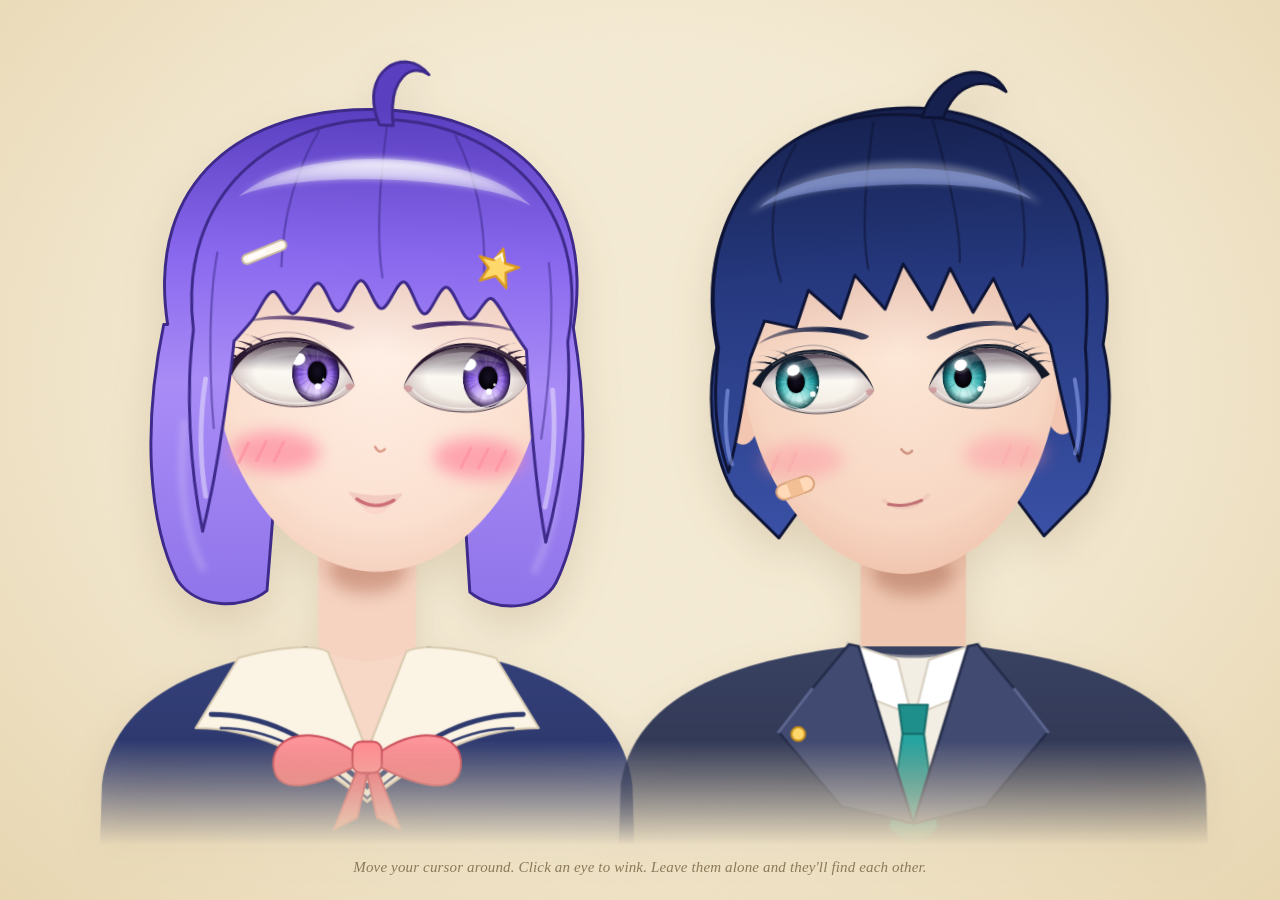
<file: Asmita Lamichhane Portfolio/Asmita Lamichhane/fun/mika-ren.html>
<!DOCTYPE html>
<html lang="en">
<head>
<meta charset="utf-8">
<meta name="viewport" content="width=device-width, initial-scale=1, viewport-fit=cover">
<title>Mika &amp; Ren</title>
<style>
  :root {
    box-sizing: border-box;
    padding-top: env(safe-area-inset-top, 0px);
    padding-bottom: env(safe-area-inset-bottom, 0px);
    --bg: #f5ecd6;
    --bg-edge: #e9d8b3;
    --muted: #8b7a58;
  }
  @media (prefers-color-scheme: dark) {
    :root:not([data-theme="light"]) { --bg: #ece0c3; --bg-edge: #d9c79d; --muted: #7d6d4c; }
  }
  :root[data-theme="dark"] { --bg: #ece0c3; --bg-edge: #d9c79d; --muted: #7d6d4c; }
  html { scroll-padding-top: env(safe-area-inset-top, 0px); }
  html, body {
    height: 100%;
    margin: 0;
    overflow: hidden;
    touch-action: none;
    -webkit-tap-highlight-color: transparent;
  }
  body {
    background-color: var(--bg);
    background-image: radial-gradient(ellipse at 50% 42%, var(--bg) 0%, var(--bg) 45%, var(--bg-edge) 100%);
    display: flex;
    flex-direction: column;
    align-items: center;
    justify-content: center;
    gap: 6px;
    font-family: "Iowan Old Style", "Palatino Linotype", Palatino, Georgia, serif;
    color: var(--muted);
    position: relative;
  }
  body::before {
    content: "";
    position: fixed;
    inset: 0;
    pointer-events: none;
    opacity: .35;
    background-image: url("data:image/svg+xml;utf8,<svg xmlns='http://www.w3.org/2000/svg' width='220' height='220'><filter id='n'><feTurbulence type='fractalNoise' baseFrequency='.85' numOctaves='2' stitchTiles='stitch'/><feColorMatrix values='0 0 0 0 .45  0 0 0 0 .34  0 0 0 0 .16  0 0 0 .55 0'/></filter><rect width='100%' height='100%' filter='url(%23n)' opacity='.22'/></svg>");
  }
  .stage {
    width: min(96vw, 1200px, calc((100vh - 70px) * 1.41));
    position: relative;
    filter: drop-shadow(0 18px 20px rgba(96, 62, 18, .14));
  }
  .stage svg { display: block; width: 100%; height: auto; overflow: visible; }
  .hint {
    margin: 0;
    padding: 0 16px;
    font-size: 15px;
    font-style: italic;
    letter-spacing: .01em;
    text-align: center;
    position: relative;
  }
</style>
</head>
<body>
<div class="stage" id="stage">
<svg id="stageSvg" xmlns="http://www.w3.org/2000/svg" viewBox="0 -50 1200 850" role="img" aria-label="Mika and Ren, two manga characters whose eyes follow your cursor">
<defs>
  <clipPath id="eyeClip"><path d="M85 220 C130 120 230 70 310 70 C410 70 490 120 520 195 C480 265 390 300 300 300 C200 300 125 270 85 220 Z"/></clipPath>
  <clipPath id="irisClip"><ellipse cx="0" cy="0" rx="92" ry="104"/></clipPath>
  <clipPath id="irisClipHi"><ellipse cx="0" cy="0" rx="85" ry="97"/></clipPath>
  <clipPath id="lidClip"><path d="M85 220 C120 105 225 55 312 55 C420 55 500 105 552 178 C540 186 530 190 520 195 C490 120 410 70 310 70 C230 70 130 120 85 220 Z"/></clipPath>
  <filter id="soft" x="-10%" y="-10%" width="120%" height="120%"><feGaussianBlur stdDeviation="1.4"/></filter>
  <filter id="halo" x="-50%" y="-50%" width="200%" height="200%"><feGaussianBlur stdDeviation="7"/></filter>
  <filter id="blur3" x="-30%" y="-30%" width="160%" height="160%"><feGaussianBlur stdDeviation="3"/></filter>
  <filter id="blur8" x="-40%" y="-40%" width="180%" height="180%"><feGaussianBlur stdDeviation="8"/></filter>
  <linearGradient id="gSclera" x1="0" y1="0" x2="0" y2="1">
    <stop offset="0" stop-color="#ece5d9"/><stop offset=".35" stop-color="#fdfbf6"/><stop offset="1" stop-color="#f1ebe1"/>
  </linearGradient>
  <radialGradient id="gCorner" cx=".5" cy=".5" r=".56">
    <stop offset=".55" stop-color="#7a5058" stop-opacity="0"/><stop offset="1" stop-color="#7a5058" stop-opacity=".38"/>
  </radialGradient>
  <linearGradient id="gShadow" x1="0" y1="0" x2="0" y2="1">
    <stop offset="0" stop-color="#1b0c26" stop-opacity=".68"/><stop offset=".22" stop-color="#1b0c26" stop-opacity=".36"/><stop offset=".46" stop-color="#1b0c26" stop-opacity="0"/>
  </linearGradient>
  <linearGradient id="gGloss" x1="0" y1="0" x2="0" y2="1">
    <stop offset="0" stop-color="#fff" stop-opacity=".55"/><stop offset="1" stop-color="#fff" stop-opacity="0"/>
  </linearGradient>
  <radialGradient id="gGlow" cx=".5" cy=".5" r=".5">
    <stop offset="0" stop-color="#fff" stop-opacity=".7"/><stop offset="1" stop-color="#fff" stop-opacity="0"/>
  </radialGradient>
  <radialGradient id="gPupil" cx=".5" cy=".45" r=".55">
    <stop offset="0" stop-color="#171024"/><stop offset=".7" stop-color="#07050c"/><stop offset="1" stop-color="#000"/>
  </radialGradient>
  <linearGradient id="gIris_g" x1="0" y1="0" x2="0" y2="1">
    <stop offset="0" stop-color="#2b1058"/><stop offset=".5" stop-color="#7c50e2"/><stop offset="1" stop-color="#dcbcff"/>
  </linearGradient>
  <radialGradient id="gLimbal_g" cx=".5" cy=".5" r=".5">
    <stop offset=".7" stop-color="#150626" stop-opacity="0"/><stop offset=".9" stop-color="#150626" stop-opacity=".55"/><stop offset="1" stop-color="#150626" stop-opacity=".95"/>
  </radialGradient>
  <radialGradient id="gCollar_g" cx=".5" cy=".5" r=".5">
    <stop offset=".55" stop-color="#dcbcff" stop-opacity="0"/><stop offset=".68" stop-color="#dcbcff" stop-opacity=".42"/><stop offset="1" stop-color="#dcbcff" stop-opacity="0"/>
  </radialGradient>
  <linearGradient id="gLow_g" gradientUnits="userSpaceOnUse" x1="85" y1="0" x2="520" y2="0">
    <stop offset="0" stop-color="#2a1830" stop-opacity="0"/><stop offset=".2" stop-color="#2a1830" stop-opacity=".85"/><stop offset=".8" stop-color="#2a1830" stop-opacity=".9"/><stop offset="1" stop-color="#2a1830" stop-opacity=".25"/>
  </linearGradient>
  <linearGradient id="gCrease_g" gradientUnits="userSpaceOnUse" x1="105" y1="0" x2="528" y2="0">
    <stop offset="0" stop-color="#7a5070" stop-opacity="0"/><stop offset=".3" stop-color="#7a5070" stop-opacity=".7"/><stop offset=".75" stop-color="#7a5070" stop-opacity=".7"/><stop offset="1" stop-color="#7a5070" stop-opacity="0"/>
  </linearGradient>
  <linearGradient id="gBrow_g" x1="0" y1="0" x2="1" y2="0">
    <stop offset="0" stop-color="#45296a" stop-opacity=".8"/><stop offset=".3" stop-color="#45296a"/><stop offset="1" stop-color="#45296a" stop-opacity=".45"/>
  </linearGradient>
  <linearGradient id="gIris_b" x1="0" y1="0" x2="0" y2="1">
    <stop offset="0" stop-color="#0c3f4a"/><stop offset=".5" stop-color="#1ea3a8"/><stop offset="1" stop-color="#aaf4ea"/>
  </linearGradient>
  <radialGradient id="gLimbal_b" cx=".5" cy=".5" r=".5">
    <stop offset=".7" stop-color="#04262c" stop-opacity="0"/><stop offset=".9" stop-color="#04262c" stop-opacity=".55"/><stop offset="1" stop-color="#04262c" stop-opacity=".95"/>
  </radialGradient>
  <radialGradient id="gCollar_b" cx=".5" cy=".5" r=".5">
    <stop offset=".55" stop-color="#aaf4ea" stop-opacity="0"/><stop offset=".68" stop-color="#aaf4ea" stop-opacity=".42"/><stop offset="1" stop-color="#aaf4ea" stop-opacity="0"/>
  </radialGradient>
  <linearGradient id="gLow_b" gradientUnits="userSpaceOnUse" x1="85" y1="0" x2="520" y2="0">
    <stop offset="0" stop-color="#121a2a" stop-opacity="0"/><stop offset=".2" stop-color="#121a2a" stop-opacity=".85"/><stop offset=".8" stop-color="#121a2a" stop-opacity=".9"/><stop offset="1" stop-color="#121a2a" stop-opacity=".25"/>
  </linearGradient>
  <linearGradient id="gCrease_b" gradientUnits="userSpaceOnUse" x1="105" y1="0" x2="528" y2="0">
    <stop offset="0" stop-color="#3a4560" stop-opacity="0"/><stop offset=".3" stop-color="#3a4560" stop-opacity=".7"/><stop offset=".75" stop-color="#3a4560" stop-opacity=".7"/><stop offset="1" stop-color="#3a4560" stop-opacity="0"/>
  </linearGradient>
  <linearGradient id="gBrow_b" x1="0" y1="0" x2="1" y2="0">
    <stop offset="0" stop-color="#141f44" stop-opacity=".8"/><stop offset=".3" stop-color="#141f44"/><stop offset="1" stop-color="#141f44" stop-opacity=".45"/>
  </linearGradient>
  <linearGradient id="hairG_g" x1="0" y1="-262" x2="0" y2="250" gradientUnits="userSpaceOnUse">
    <stop offset="0" stop-color="#5a3fc0"/><stop offset=".3" stop-color="#8a69ee"/><stop offset=".55" stop-color="#a98cf6"/><stop offset="1" stop-color="#8f74ea"/>
  </linearGradient>
  <linearGradient id="hairG_b" x1="0" y1="-262" x2="0" y2="180" gradientUnits="userSpaceOnUse">
    <stop offset="0" stop-color="#16214f"/><stop offset=".4" stop-color="#26397f"/><stop offset="1" stop-color="#3a51a6"/>
  </linearGradient>
  <linearGradient id="hiBandG" x1="0" y1="0" x2="0" y2="1"><stop offset="0" stop-color="#fff" stop-opacity=".9"/><stop offset="1" stop-color="#fff" stop-opacity="0"/></linearGradient>
  <radialGradient id="skinG_g" cx=".5" cy=".42" r=".65"><stop offset="0" stop-color="#fff0e6"/><stop offset=".7" stop-color="#fbe0d0"/><stop offset="1" stop-color="#f3cbb8"/></radialGradient>
  <radialGradient id="skinG_b" cx=".5" cy=".42" r=".65"><stop offset="0" stop-color="#fde8d8"/><stop offset=".7" stop-color="#f7d6c2"/><stop offset="1" stop-color="#eebda6"/></radialGradient>
  <linearGradient id="faceShadeG" x1="0" y1="0" x2="0" y2="1" gradientUnits="objectBoundingBox">
    <stop offset="0" stop-color="#b56f68" stop-opacity=".5"/><stop offset=".3" stop-color="#b56f68" stop-opacity=".16"/><stop offset=".45" stop-color="#b56f68" stop-opacity="0"/>
  </linearGradient>
  <linearGradient id="neckG_g" x1="0" y1="0" x2="0" y2="1"><stop offset="0" stop-color="#d9a48f"/><stop offset=".45" stop-color="#f6d3c1"/><stop offset="1" stop-color="#f6d3c1"/></linearGradient>
  <linearGradient id="neckG_b" x1="0" y1="0" x2="0" y2="1"><stop offset="0" stop-color="#cf9a83"/><stop offset=".45" stop-color="#f0c8b2"/><stop offset="1" stop-color="#f0c8b2"/></linearGradient>
  <linearGradient id="topG_g" x1="0" y1="0" x2="0" y2="1"><stop offset="0" stop-color="#34417a"/><stop offset="1" stop-color="#242e5c"/></linearGradient>
  <linearGradient id="topG_b" x1="0" y1="0" x2="0" y2="1"><stop offset="0" stop-color="#3a4262"/><stop offset="1" stop-color="#262d47"/></linearGradient>
  <linearGradient id="ribG" x1="0" y1="0" x2="0" y2="1"><stop offset="0" stop-color="#ff9aa0"/><stop offset="1" stop-color="#ef6672"/></linearGradient>
  <linearGradient id="tieG" x1="0" y1="0" x2="0" y2="1"><stop offset="0" stop-color="#27a7a2"/><stop offset="1" stop-color="#17726f"/></linearGradient>
  <linearGradient id="fadeG" gradientUnits="userSpaceOnUse" x1="0" y1="385" x2="0" y2="492">
    <stop offset="0" stop-color="#fff"/><stop offset="1" stop-color="#000"/>
  </linearGradient>
  <mask id="fade" maskUnits="userSpaceOnUse" x="-600" y="-600" width="1200" height="1300">
    <rect x="-600" y="-600" width="1200" height="1300" fill="url(#fadeG)"/>
  </mask></defs>
<g id="mika" transform="translate(320 300)">
<g id="gChar" class="char" data-pal="g">
  <g class="hairBack">
    <path d="M-208 -40 C-232 -190 -130 -262 0 -262 C130 -262 232 -190 208 -40 C226 60 222 160 192 222 C176 252 128 252 104 232 L96 120 L-96 120 L-104 232 C-128 252 -176 252 -196 222 C-228 160 -232 60 -212 -40 Z" fill="url(#hairG_g)" stroke="#3d2a8a" stroke-width="3" stroke-linejoin="round"/>
    <path d="M-190 60 C-196 120 -190 170 -170 210 M190 60 C196 120 190 170 170 210" fill="none" stroke="#fff" stroke-opacity=".22" stroke-width="6" stroke-linecap="round" filter="url(#blur3)"/>
  </g>

  <g class="body" mask="url(#fade)">
    <path d="M-50 140 L-50 300 C-50 332 50 332 50 300 L50 140 Z" fill="url(#neckG_g)"/>
    <ellipse cx="0" cy="212" rx="40" ry="22" fill="#b9765f" opacity=".55" filter="url(#blur8)"/>
    <path d="M-62 288 C-130 300 -258 322 -272 430 L-276 560 L276 560 L272 430 C258 322 130 300 62 288 C40 310 -40 310 -62 288 Z" fill="url(#topG_g)"/>
    <path d="M-40 294 L0 396 L40 294 C20 306 -20 306 -40 294 Z" fill="#f7d8c7"/>
    <path d="M-132 300 C-90 288 -52 286 -40 294 L0 396 L40 294 C52 286 90 288 132 300 L176 372 C120 372 70 392 0 448 C-70 392 -120 372 -176 372 Z" fill="#fbf3e3" stroke="#d9cbb0" stroke-width="2" stroke-linejoin="round"/>
    <path d="M-160 358 C-108 358 -62 378 0 432 C62 378 108 358 160 358" fill="none" stroke="#2e3a6e" stroke-width="5" stroke-linecap="round"/>
    <path d="M-150 372 C-104 372 -60 392 0 444 C60 392 104 372 150 372" fill="none" stroke="#2e3a6e" stroke-width="2.5" stroke-linecap="round"/>
    <path d="M-6 402 C-50 366 -100 376 -96 412 C-92 444 -46 430 -6 408 Z" fill="url(#ribG)" stroke="#c94a58" stroke-width="2" stroke-linejoin="round"/>
    <path d="M6 402 C50 366 100 376 96 412 C92 444 46 430 6 408 Z" fill="url(#ribG)" stroke="#c94a58" stroke-width="2" stroke-linejoin="round"/>
    <path d="M-10 414 L-34 476 L-10 464 L0 420 Z M10 414 L34 476 L10 464 L0 420 Z" fill="#ef6b78" stroke="#c94a58" stroke-width="2" stroke-linejoin="round"/>
    <rect x="-15" y="386" width="30" height="32" rx="9" fill="#ff8a90" stroke="#c94a58" stroke-width="2"/>
  </g>

  <g class="head">
    <path d="M-172 -30 C-172 -125 -100 -190 0 -190 C100 -190 172 -125 172 -30 C172 55 145 128 88 178 C58 202 26 212 0 212 C-26 212 -58 202 -88 178 C-145 128 -172 55 -172 -30 Z" fill="url(#skinG_g)"/>
    <path d="M-172 -30 C-172 -125 -100 -190 0 -190 C100 -190 172 -125 172 -30 C172 55 145 128 88 178 C58 202 26 212 0 212 C-26 212 -58 202 -88 178 C-145 128 -172 55 -172 -30 Z" fill="url(#faceShadeG)"/>
    <g class="blush" opacity=".35">
      <ellipse cx="-104" cy="92" rx="46" ry="21" fill="#ff7f9a" filter="url(#blur8)"/>
      <ellipse cx="104" cy="92" rx="46" ry="21" fill="#ff7f9a" filter="url(#blur8)"/>
      <g stroke="#ff5f84" stroke-width="3" stroke-linecap="round" opacity=".7">
        <path d="M-132 84 l-9 20 M-114 82 l-9 20 M-96 82 l-9 20"/>
        <path d="M96 82 l-9 20 M114 82 l-9 20 M132 84 l-9 20" transform="translate(0 0)"/>
      </g>
    </g>
    <g class="eye eyeL" transform="translate(-88 10) scale(-0.29 0.29) translate(-303 -178)">
<g class="brow"><path d="M100 6 C160 -14 260 -26 366 -18 C424 -14 470 0 505 20 C462 4 418 -4 360 -6 C270 -10 190 0 136 16 C120 20 104 16 100 6 Z" fill="url(#gBrow_g)"/></g>
<g class="blink">
  <g clip-path="url(#eyeClip)">
    <path d="M85 220 C130 120 230 70 310 70 C410 70 490 120 520 195 C480 265 390 300 300 300 C200 300 125 270 85 220 Z" fill="url(#gSclera)"/>
    <ellipse cx="102" cy="224" rx="17" ry="12" fill="#e9989a" opacity=".6"/>
    <path d="M85 220 C130 120 230 70 310 70 C410 70 490 120 520 195 C480 265 390 300 300 300 C200 300 125 270 85 220 Z" fill="url(#gCorner)"/>
    <g class="iris" transform="translate(303 178)">
      <g clip-path="url(#irisClip)">
        <ellipse rx="92" ry="104" fill="url(#gIris_g)"/>
        <g class="fibers"><line x1="38.4" y1="0" x2="83.8" y2="0.1" stroke="#ffffff" stroke-opacity="0.29" stroke-width="1.8" stroke-linecap="round"/><line x1="38.4" y1="1.2" x2="83.8" y2="2.6" stroke="#150626" stroke-opacity="0.26" stroke-width="2.3" stroke-linecap="round"/><line x1="39.8" y1="4.5" x2="85.3" y2="9.7" stroke="#150626" stroke-opacity="0.19" stroke-width="1.3" stroke-linecap="round"/><line x1="36.1" y1="6.2" x2="82.2" y2="14.1" stroke="#150626" stroke-opacity="0.30" stroke-width="1.8" stroke-linecap="round"/><line x1="41.3" y1="9.7" x2="87.1" y2="20.4" stroke="#ffffff" stroke-opacity="0.17" stroke-width="1.9" stroke-linecap="round"/><line x1="31.7" y1="9" x2="84.6" y2="24.1" stroke="#ffffff" stroke-opacity="0.17" stroke-width="1.1" stroke-linecap="round"/><line x1="34.2" y1="13.2" x2="78" y2="30.1" stroke="#ffffff" stroke-opacity="0.29" stroke-width="1.1" stroke-linecap="round"/><line x1="38.7" y1="17.9" x2="72.2" y2="33.3" stroke="#150626" stroke-opacity="0.16" stroke-width="2.3" stroke-linecap="round"/><line x1="35" y1="17.6" x2="68.5" y2="34.5" stroke="#ffffff" stroke-opacity="0.26" stroke-width="1.0" stroke-linecap="round"/><line x1="28.9" y1="17" x2="70.6" y2="41.5" stroke="#ffffff" stroke-opacity="0.32" stroke-width="1.6" stroke-linecap="round"/><line x1="31.4" y1="20.4" x2="60" y2="39" stroke="#ffffff" stroke-opacity="0.19" stroke-width="2.2" stroke-linecap="round"/><line x1="32.7" y1="23.4" x2="65.1" y2="46.5" stroke="#ffffff" stroke-opacity="0.14" stroke-width="1.0" stroke-linecap="round"/><line x1="31.8" y1="26.5" x2="57.3" y2="47.8" stroke="#150626" stroke-opacity="0.24" stroke-width="2.5" stroke-linecap="round"/><line x1="30.2" y1="28.9" x2="60.1" y2="57.4" stroke="#ffffff" stroke-opacity="0.23" stroke-width="1.6" stroke-linecap="round"/><line x1="28.7" y1="28.5" x2="51.2" y2="50.9" stroke="#ffffff" stroke-opacity="0.17" stroke-width="1.5" stroke-linecap="round"/><line x1="23.8" y1="25.7" x2="63.2" y2="68.2" stroke="#ffffff" stroke-opacity="0.21" stroke-width="1.0" stroke-linecap="round"/><line x1="26.3" y1="33.2" x2="60.6" y2="76.7" stroke="#ffffff" stroke-opacity="0.23" stroke-width="1.9" stroke-linecap="round"/><line x1="23.7" y1="33.4" x2="44.1" y2="62.1" stroke="#ffffff" stroke-opacity="0.24" stroke-width="2.6" stroke-linecap="round"/><line x1="19.4" y1="31" x2="41.3" y2="66" stroke="#ffffff" stroke-opacity="0.31" stroke-width="1.4" stroke-linecap="round"/><line x1="19.1" y1="35.2" x2="45.9" y2="84.5" stroke="#ffffff" stroke-opacity="0.12" stroke-width="1.3" stroke-linecap="round"/><line x1="18.6" y1="37.3" x2="41.4" y2="83" stroke="#150626" stroke-opacity="0.33" stroke-width="1.4" stroke-linecap="round"/><line x1="18.4" y1="38.4" x2="37.1" y2="77.4" stroke="#150626" stroke-opacity="0.35" stroke-width="2.5" stroke-linecap="round"/><line x1="12.6" y1="33.3" x2="31.1" y2="82.4" stroke="#ffffff" stroke-opacity="0.23" stroke-width="2.1" stroke-linecap="round"/><line x1="11.2" y1="33.9" x2="28.4" y2="85.6" stroke="#150626" stroke-opacity="0.18" stroke-width="2.3" stroke-linecap="round"/><line x1="11" y1="35.2" x2="31.4" y2="100.1" stroke="#ffffff" stroke-opacity="0.25" stroke-width="2.3" stroke-linecap="round"/><line x1="10.3" y1="48.1" x2="16.3" y2="76.1" stroke="#150626" stroke-opacity="0.29" stroke-width="1.5" stroke-linecap="round"/><line x1="8.2" y1="42.4" x2="14.7" y2="76.5" stroke="#150626" stroke-opacity="0.26" stroke-width="1.3" stroke-linecap="round"/><line x1="6.6" y1="45.4" x2="12.7" y2="87.8" stroke="#150626" stroke-opacity="0.29" stroke-width="1.5" stroke-linecap="round"/><line x1="2.7" y1="40.1" x2="6.1" y2="89.7" stroke="#150626" stroke-opacity="0.32" stroke-width="1.4" stroke-linecap="round"/><line x1="1.9" y1="44.8" x2="3.3" y2="76.8" stroke="#150626" stroke-opacity="0.18" stroke-width="2.3" stroke-linecap="round"/><line x1="0.9" y1="47.2" x2="1.6" y2="82.5" stroke="#ffffff" stroke-opacity="0.28" stroke-width="2.1" stroke-linecap="round"/><line x1="-2.4" y1="37.4" x2="-5" y2="79.2" stroke="#ffffff" stroke-opacity="0.15" stroke-width="1.0" stroke-linecap="round"/><line x1="-3.2" y1="37.3" x2="-8.7" y2="102.3" stroke="#ffffff" stroke-opacity="0.26" stroke-width="1.8" stroke-linecap="round"/><line x1="-6.9" y1="45.1" x2="-13.4" y2="86.8" stroke="#ffffff" stroke-opacity="0.15" stroke-width="1.2" stroke-linecap="round"/><line x1="-7.4" y1="43.9" x2="-12.7" y2="75.7" stroke="#ffffff" stroke-opacity="0.31" stroke-width="2.4" stroke-linecap="round"/><line x1="-11.1" y1="46.4" x2="-18.1" y2="75.8" stroke="#ffffff" stroke-opacity="0.27" stroke-width="1.3" stroke-linecap="round"/><line x1="-11.3" y1="35.8" x2="-30.5" y2="96.6" stroke="#150626" stroke-opacity="0.38" stroke-width="2.6" stroke-linecap="round"/><line x1="-13.2" y1="39.7" x2="-27.9" y2="83.9" stroke="#150626" stroke-opacity="0.19" stroke-width="1.0" stroke-linecap="round"/><line x1="-16.6" y1="45.1" x2="-31.6" y2="85.9" stroke="#ffffff" stroke-opacity="0.15" stroke-width="2.5" stroke-linecap="round"/><line x1="-18.1" y1="42.9" x2="-32.4" y2="76.5" stroke="#150626" stroke-opacity="0.25" stroke-width="1.5" stroke-linecap="round"/><line x1="-17.5" y1="36.1" x2="-34.4" y2="70.7" stroke="#ffffff" stroke-opacity="0.23" stroke-width="1.6" stroke-linecap="round"/><line x1="-20.6" y1="33.6" x2="-47.1" y2="76.9" stroke="#ffffff" stroke-opacity="0.16" stroke-width="1.7" stroke-linecap="round"/><line x1="-21.7" y1="31.9" x2="-48.9" y2="72" stroke="#150626" stroke-opacity="0.17" stroke-width="1.2" stroke-linecap="round"/><line x1="-20.5" y1="28.1" x2="-44.7" y2="61.4" stroke="#ffffff" stroke-opacity="0.14" stroke-width="1.2" stroke-linecap="round"/><line x1="-27.6" y1="34.9" x2="-55.7" y2="70.5" stroke="#ffffff" stroke-opacity="0.25" stroke-width="1.5" stroke-linecap="round"/><line x1="-30.9" y1="33.9" x2="-55" y2="60.2" stroke="#ffffff" stroke-opacity="0.12" stroke-width="1.0" stroke-linecap="round"/><line x1="-29.9" y1="30.3" x2="-52.5" y2="53.3" stroke="#ffffff" stroke-opacity="0.30" stroke-width="1.0" stroke-linecap="round"/><line x1="-29" y1="25.3" x2="-68.5" y2="59.7" stroke="#ffffff" stroke-opacity="0.27" stroke-width="2.5" stroke-linecap="round"/><line x1="-28" y1="23.2" x2="-61.6" y2="50.9" stroke="#ffffff" stroke-opacity="0.25" stroke-width="0.9" stroke-linecap="round"/><line x1="-28.3" y1="20.2" x2="-66.9" y2="47.7" stroke="#ffffff" stroke-opacity="0.19" stroke-width="2.5" stroke-linecap="round"/><line x1="-29.2" y1="18.4" x2="-61.5" y2="38.8" stroke="#150626" stroke-opacity="0.14" stroke-width="2.5" stroke-linecap="round"/><line x1="-35.2" y1="21" x2="-66.8" y2="39.9" stroke="#150626" stroke-opacity="0.33" stroke-width="2.2" stroke-linecap="round"/><line x1="-40" y1="19.8" x2="-75.5" y2="37.3" stroke="#ffffff" stroke-opacity="0.22" stroke-width="1.5" stroke-linecap="round"/><line x1="-39.8" y1="17.9" x2="-65.6" y2="29.5" stroke="#ffffff" stroke-opacity="0.20" stroke-width="2.0" stroke-linecap="round"/><line x1="-32.6" y1="11.9" x2="-81.3" y2="29.7" stroke="#150626" stroke-opacity="0.22" stroke-width="1.0" stroke-linecap="round"/><line x1="-35.8" y1="9.8" x2="-68.6" y2="18.8" stroke="#ffffff" stroke-opacity="0.20" stroke-width="1.2" stroke-linecap="round"/><line x1="-31.8" y1="8.6" x2="-76" y2="20.6" stroke="#ffffff" stroke-opacity="0.19" stroke-width="2.4" stroke-linecap="round"/><line x1="-35.7" y1="6.8" x2="-82.7" y2="15.7" stroke="#150626" stroke-opacity="0.24" stroke-width="1.8" stroke-linecap="round"/><line x1="-40.3" y1="4" x2="-84" y2="8.3" stroke="#ffffff" stroke-opacity="0.24" stroke-width="1.1" stroke-linecap="round"/><line x1="-33.5" y1="2.9" x2="-73.4" y2="6.4" stroke="#ffffff" stroke-opacity="0.13" stroke-width="1.0" stroke-linecap="round"/><line x1="-42" y1="1.2" x2="-87.4" y2="2.6" stroke="#150626" stroke-opacity="0.24" stroke-width="0.8" stroke-linecap="round"/><line x1="-41.6" y1="-1.7" x2="-80.2" y2="-3.3" stroke="#150626" stroke-opacity="0.15" stroke-width="0.9" stroke-linecap="round"/><line x1="-37.8" y1="-4.2" x2="-68.1" y2="-7.5" stroke="#ffffff" stroke-opacity="0.30" stroke-width="1.2" stroke-linecap="round"/><line x1="-33" y1="-5.6" x2="-71.3" y2="-12" stroke="#150626" stroke-opacity="0.25" stroke-width="2.2" stroke-linecap="round"/><line x1="-35.8" y1="-9.3" x2="-88" y2="-22.8" stroke="#150626" stroke-opacity="0.22" stroke-width="1.9" stroke-linecap="round"/><line x1="-38.5" y1="-12.1" x2="-75.4" y2="-23.7" stroke="#ffffff" stroke-opacity="0.20" stroke-width="1.5" stroke-linecap="round"/><line x1="-41.5" y1="-15" x2="-72.4" y2="-26.1" stroke="#ffffff" stroke-opacity="0.11" stroke-width="1.9" stroke-linecap="round"/><line x1="-37.2" y1="-15.1" x2="-69.4" y2="-28.1" stroke="#ffffff" stroke-opacity="0.26" stroke-width="1.2" stroke-linecap="round"/><line x1="-33.3" y1="-18" x2="-69.7" y2="-37.7" stroke="#150626" stroke-opacity="0.14" stroke-width="2.4" stroke-linecap="round"/><line x1="-34.4" y1="-18.7" x2="-81.3" y2="-44.3" stroke="#ffffff" stroke-opacity="0.13" stroke-width="2.4" stroke-linecap="round"/><line x1="-33.6" y1="-21.6" x2="-67.1" y2="-43.1" stroke="#150626" stroke-opacity="0.16" stroke-width="0.9" stroke-linecap="round"/><line x1="-27.7" y1="-19.7" x2="-64.1" y2="-45.6" stroke="#ffffff" stroke-opacity="0.20" stroke-width="1.2" stroke-linecap="round"/><line x1="-31.9" y1="-26.3" x2="-70.9" y2="-58.4" stroke="#ffffff" stroke-opacity="0.14" stroke-width="1.6" stroke-linecap="round"/><line x1="-32" y1="-27.9" x2="-60.3" y2="-52.6" stroke="#150626" stroke-opacity="0.31" stroke-width="1.3" stroke-linecap="round"/><line x1="-30.2" y1="-29.5" x2="-55.3" y2="-54" stroke="#150626" stroke-opacity="0.20" stroke-width="0.8" stroke-linecap="round"/><line x1="-23.7" y1="-25.5" x2="-55.3" y2="-59.5" stroke="#ffffff" stroke-opacity="0.17" stroke-width="2.5" stroke-linecap="round"/><line x1="-26.7" y1="-34.5" x2="-49.7" y2="-64.1" stroke="#ffffff" stroke-opacity="0.19" stroke-width="2.4" stroke-linecap="round"/><line x1="-26.1" y1="-36" x2="-46" y2="-63.3" stroke="#150626" stroke-opacity="0.38" stroke-width="1.3" stroke-linecap="round"/><line x1="-25.8" y1="-38" x2="-55.1" y2="-81.2" stroke="#150626" stroke-opacity="0.14" stroke-width="1.1" stroke-linecap="round"/><line x1="-17.7" y1="-30.8" x2="-46.7" y2="-81.1" stroke="#ffffff" stroke-opacity="0.25" stroke-width="1.7" stroke-linecap="round"/><line x1="-22.2" y1="-41.8" x2="-48" y2="-90.2" stroke="#ffffff" stroke-opacity="0.13" stroke-width="1.4" stroke-linecap="round"/><line x1="-17.7" y1="-38.1" x2="-41.3" y2="-89.1" stroke="#ffffff" stroke-opacity="0.11" stroke-width="1.3" stroke-linecap="round"/><line x1="-17.9" y1="-44.6" x2="-34.5" y2="-86" stroke="#150626" stroke-opacity="0.18" stroke-width="2.0" stroke-linecap="round"/><line x1="-13.1" y1="-39" x2="-32.4" y2="-96.6" stroke="#150626" stroke-opacity="0.39" stroke-width="1.1" stroke-linecap="round"/><line x1="-12.7" y1="-41.9" x2="-28.7" y2="-94.8" stroke="#150626" stroke-opacity="0.21" stroke-width="0.9" stroke-linecap="round"/><line x1="-11.3" y1="-45.7" x2="-24.5" y2="-99.3" stroke="#150626" stroke-opacity="0.25" stroke-width="1.6" stroke-linecap="round"/><line x1="-7.9" y1="-40.7" x2="-18.6" y2="-95.9" stroke="#150626" stroke-opacity="0.22" stroke-width="1.2" stroke-linecap="round"/><line x1="-4.4" y1="-38" x2="-8.8" y2="-76.5" stroke="#ffffff" stroke-opacity="0.15" stroke-width="0.8" stroke-linecap="round"/><line x1="-3.4" y1="-45.4" x2="-6.1" y2="-81.1" stroke="#ffffff" stroke-opacity="0.10" stroke-width="0.9" stroke-linecap="round"/><line x1="-2.3" y1="-36.6" x2="-4.9" y2="-76.9" stroke="#ffffff" stroke-opacity="0.29" stroke-width="2.2" stroke-linecap="round"/><line x1="0.3" y1="-44.3" x2="0.8" y2="-99.5" stroke="#150626" stroke-opacity="0.15" stroke-width="1.5" stroke-linecap="round"/><line x1="1" y1="-39.9" x2="2.3" y2="-88.8" stroke="#150626" stroke-opacity="0.17" stroke-width="2.4" stroke-linecap="round"/><line x1="4.4" y1="-47.8" x2="9" y2="-97.5" stroke="#150626" stroke-opacity="0.27" stroke-width="2.0" stroke-linecap="round"/><line x1="4.7" y1="-41.2" x2="11" y2="-96.7" stroke="#ffffff" stroke-opacity="0.18" stroke-width="1.9" stroke-linecap="round"/><line x1="7.1" y1="-38.2" x2="17" y2="-91.6" stroke="#ffffff" stroke-opacity="0.14" stroke-width="0.9" stroke-linecap="round"/><line x1="9.4" y1="-41.4" x2="18.9" y2="-83.1" stroke="#ffffff" stroke-opacity="0.31" stroke-width="1.6" stroke-linecap="round"/><line x1="10.1" y1="-36.1" x2="25.9" y2="-92.7" stroke="#150626" stroke-opacity="0.21" stroke-width="1.0" stroke-linecap="round"/><line x1="12.8" y1="-41.3" x2="24.2" y2="-78" stroke="#ffffff" stroke-opacity="0.18" stroke-width="2.3" stroke-linecap="round"/><line x1="14.2" y1="-34.1" x2="32.9" y2="-79" stroke="#150626" stroke-opacity="0.21" stroke-width="1.1" stroke-linecap="round"/><line x1="16.3" y1="-34.5" x2="38.9" y2="-82.5" stroke="#150626" stroke-opacity="0.27" stroke-width="1.9" stroke-linecap="round"/><line x1="19.4" y1="-36.7" x2="41.2" y2="-78.1" stroke="#ffffff" stroke-opacity="0.13" stroke-width="2.1" stroke-linecap="round"/><line x1="22.2" y1="-39" x2="45.2" y2="-79.6" stroke="#ffffff" stroke-opacity="0.21" stroke-width="2.0" stroke-linecap="round"/><line x1="20.1" y1="-33.2" x2="44.6" y2="-73.8" stroke="#ffffff" stroke-opacity="0.18" stroke-width="2.0" stroke-linecap="round"/><line x1="25.2" y1="-34.9" x2="56.6" y2="-78.2" stroke="#150626" stroke-opacity="0.33" stroke-width="2.2" stroke-linecap="round"/><line x1="26.2" y1="-32.6" x2="48.9" y2="-61" stroke="#150626" stroke-opacity="0.28" stroke-width="1.1" stroke-linecap="round"/><line x1="26" y1="-29.6" x2="51.6" y2="-58.8" stroke="#150626" stroke-opacity="0.22" stroke-width="2.2" stroke-linecap="round"/><line x1="31.5" y1="-31.4" x2="53.3" y2="-53.2" stroke="#150626" stroke-opacity="0.15" stroke-width="1.8" stroke-linecap="round"/><line x1="32" y1="-27.7" x2="57.8" y2="-50" stroke="#150626" stroke-opacity="0.26" stroke-width="1.0" stroke-linecap="round"/><line x1="34.7" y1="-28.6" x2="65.4" y2="-53.9" stroke="#150626" stroke-opacity="0.16" stroke-width="2.0" stroke-linecap="round"/><line x1="36.8" y1="-27.1" x2="64.6" y2="-47.6" stroke="#150626" stroke-opacity="0.38" stroke-width="1.8" stroke-linecap="round"/><line x1="29.5" y1="-20" x2="65.3" y2="-44.2" stroke="#ffffff" stroke-opacity="0.27" stroke-width="2.6" stroke-linecap="round"/><line x1="34.4" y1="-20.7" x2="76.9" y2="-46.3" stroke="#ffffff" stroke-opacity="0.31" stroke-width="1.7" stroke-linecap="round"/><line x1="33.4" y1="-15.8" x2="64.3" y2="-30.5" stroke="#ffffff" stroke-opacity="0.24" stroke-width="1.0" stroke-linecap="round"/><line x1="31.1" y1="-14.5" x2="70.5" y2="-32.8" stroke="#ffffff" stroke-opacity="0.25" stroke-width="1.5" stroke-linecap="round"/><line x1="37.8" y1="-13.7" x2="81.8" y2="-29.6" stroke="#150626" stroke-opacity="0.16" stroke-width="2.2" stroke-linecap="round"/><line x1="37.2" y1="-12.2" x2="88.6" y2="-29.1" stroke="#ffffff" stroke-opacity="0.32" stroke-width="1.6" stroke-linecap="round"/><line x1="42.2" y1="-10.6" x2="85.2" y2="-21.4" stroke="#ffffff" stroke-opacity="0.29" stroke-width="1.1" stroke-linecap="round"/><line x1="39.4" y1="-7.7" x2="74" y2="-14.5" stroke="#150626" stroke-opacity="0.32" stroke-width="1.8" stroke-linecap="round"/><line x1="34.3" y1="-3.1" x2="67.9" y2="-6.2" stroke="#ffffff" stroke-opacity="0.25" stroke-width="2.0" stroke-linecap="round"/><line x1="34.3" y1="-1" x2="71.7" y2="-2" stroke="#ffffff" stroke-opacity="0.24" stroke-width="1.3" stroke-linecap="round"/></g>
        <ellipse cx="0" cy="60" rx="66" ry="40" fill="url(#gGlow)"/>
        <g class="core">
          <ellipse rx="66" ry="74" fill="url(#gCollar_g)"/>
          <ellipse class="pupil" rx="38" ry="43" fill="url(#gPupil)"/>
        </g>
        <ellipse rx="92" ry="104" fill="url(#gLimbal_g)"/>
      </g>
    </g>
    <path d="M85 220 C130 120 230 70 310 70 C410 70 490 120 520 195 C480 265 390 300 300 300 C200 300 125 270 85 220 Z" fill="url(#gShadow)"/>
    <path class="gloss" transform="translate(605 0) scale(-1 1)" d="M150 152 C170 110 240 88 310 88 C360 88 410 100 442 126 C382 108 302 112 240 128 C200 138 172 150 150 152 Z" fill="url(#gGloss)" opacity=".5"/>
    <g class="hi" clip-path="url(#irisClipHi)" transform="translate(303 178)">
      <g class="hiIn">
        <ellipse cx="-38" cy="-46" rx="34" ry="30" fill="#fff" opacity=".28" filter="url(#halo)"/>
        <ellipse cx="-38" cy="-46" rx="25" ry="21" transform="rotate(-25 -38 -46)" fill="#fff"/>
        <circle cx="34" cy="47" r="11" fill="#fff" opacity=".95"/>
        <circle cx="53" cy="22" r="4.5" fill="#fff" opacity=".9"/>
        <path d="M-62 24 C-54 56 -24 78 12 82" fill="none" stroke="#fff" stroke-opacity=".3" stroke-width="3" stroke-linecap="round"/>
      </g>
    </g>
    <path d="M470 224 C440 262 380 288 300 288 C220 288 155 265 118 226" fill="none" stroke="#fff" stroke-opacity=".6" stroke-width="5" stroke-linecap="round" filter="url(#soft)"/>
  </g>
  <path d="M520 195 C480 265 390 300 300 300 C200 300 125 270 85 220" fill="none" stroke="url(#gLow_g)" stroke-width="3.2" stroke-linecap="round"/>
  <path d="M105 185 C150 92 240 38 320 38 C410 38 480 80 528 150" fill="none" stroke="url(#gCrease_g)" stroke-width="2.4" stroke-linecap="round"/>
  <path d="M85 220 C120 105 225 55 312 55 C420 55 500 105 552 178 C540 186 530 190 520 195 C490 120 410 70 310 70 C230 70 130 120 85 220 Z" fill="#2a1830"/>
  <path d="M170 100 C210 76 260 66 320 64 C380 64 430 80 472 110" fill="none" stroke="#fff" stroke-opacity=".3" stroke-width="3" stroke-linecap="round" clip-path="url(#lidClip)"/>
  <g class="lashes" fill="#2a1830"><path d="M417.1 75.4 Q445 54 486 48 Q445 54 412.9 68.6Z"/><path d="M454.9 93.1 Q490 72 528 70 Q490 72 451.1 84.9Z"/><path d="M477.2 107.3 Q515 92 558 98 Q515 92 474.8 98.7Z"/><path d="M508.8 131.9 Q545 120 582 137 Q545 120 507.2 124.1Z"/></g>
</g>
<g class="closedLid" opacity="0" fill="none" stroke="#2a1830" stroke-linecap="round" stroke-linejoin="round">
  <path d="M90 228 C150 260 240 274 306 274 C396 274 478 246 518 208" stroke-width="13"/>
  <path d="M510 214 C530 206 548 194 568 176" stroke-width="7"/>
  <path d="M470 236 C490 232 510 226 526 216" stroke-width="5"/>
</g>
<circle class="anchor" cx="303" cy="178" r="1" fill="none"/></g>
    <g class="eye eyeR" transform="translate(88 10) scale(0.29 0.29) translate(-303 -178)">
<g class="brow"><path d="M100 6 C160 -14 260 -26 366 -18 C424 -14 470 0 505 20 C462 4 418 -4 360 -6 C270 -10 190 0 136 16 C120 20 104 16 100 6 Z" fill="url(#gBrow_g)"/></g>
<g class="blink">
  <g clip-path="url(#eyeClip)">
    <path d="M85 220 C130 120 230 70 310 70 C410 70 490 120 520 195 C480 265 390 300 300 300 C200 300 125 270 85 220 Z" fill="url(#gSclera)"/>
    <ellipse cx="102" cy="224" rx="17" ry="12" fill="#e9989a" opacity=".6"/>
    <path d="M85 220 C130 120 230 70 310 70 C410 70 490 120 520 195 C480 265 390 300 300 300 C200 300 125 270 85 220 Z" fill="url(#gCorner)"/>
    <g class="iris" transform="translate(303 178)">
      <g clip-path="url(#irisClip)">
        <ellipse rx="92" ry="104" fill="url(#gIris_g)"/>
        <g class="fibers"><line x1="38.4" y1="0" x2="83.8" y2="0.1" stroke="#ffffff" stroke-opacity="0.29" stroke-width="1.8" stroke-linecap="round"/><line x1="38.4" y1="1.2" x2="83.8" y2="2.6" stroke="#150626" stroke-opacity="0.26" stroke-width="2.3" stroke-linecap="round"/><line x1="39.8" y1="4.5" x2="85.3" y2="9.7" stroke="#150626" stroke-opacity="0.19" stroke-width="1.3" stroke-linecap="round"/><line x1="36.1" y1="6.2" x2="82.2" y2="14.1" stroke="#150626" stroke-opacity="0.30" stroke-width="1.8" stroke-linecap="round"/><line x1="41.3" y1="9.7" x2="87.1" y2="20.4" stroke="#ffffff" stroke-opacity="0.17" stroke-width="1.9" stroke-linecap="round"/><line x1="31.7" y1="9" x2="84.6" y2="24.1" stroke="#ffffff" stroke-opacity="0.17" stroke-width="1.1" stroke-linecap="round"/><line x1="34.2" y1="13.2" x2="78" y2="30.1" stroke="#ffffff" stroke-opacity="0.29" stroke-width="1.1" stroke-linecap="round"/><line x1="38.7" y1="17.9" x2="72.2" y2="33.3" stroke="#150626" stroke-opacity="0.16" stroke-width="2.3" stroke-linecap="round"/><line x1="35" y1="17.6" x2="68.5" y2="34.5" stroke="#ffffff" stroke-opacity="0.26" stroke-width="1.0" stroke-linecap="round"/><line x1="28.9" y1="17" x2="70.6" y2="41.5" stroke="#ffffff" stroke-opacity="0.32" stroke-width="1.6" stroke-linecap="round"/><line x1="31.4" y1="20.4" x2="60" y2="39" stroke="#ffffff" stroke-opacity="0.19" stroke-width="2.2" stroke-linecap="round"/><line x1="32.7" y1="23.4" x2="65.1" y2="46.5" stroke="#ffffff" stroke-opacity="0.14" stroke-width="1.0" stroke-linecap="round"/><line x1="31.8" y1="26.5" x2="57.3" y2="47.8" stroke="#150626" stroke-opacity="0.24" stroke-width="2.5" stroke-linecap="round"/><line x1="30.2" y1="28.9" x2="60.1" y2="57.4" stroke="#ffffff" stroke-opacity="0.23" stroke-width="1.6" stroke-linecap="round"/><line x1="28.7" y1="28.5" x2="51.2" y2="50.9" stroke="#ffffff" stroke-opacity="0.17" stroke-width="1.5" stroke-linecap="round"/><line x1="23.8" y1="25.7" x2="63.2" y2="68.2" stroke="#ffffff" stroke-opacity="0.21" stroke-width="1.0" stroke-linecap="round"/><line x1="26.3" y1="33.2" x2="60.6" y2="76.7" stroke="#ffffff" stroke-opacity="0.23" stroke-width="1.9" stroke-linecap="round"/><line x1="23.7" y1="33.4" x2="44.1" y2="62.1" stroke="#ffffff" stroke-opacity="0.24" stroke-width="2.6" stroke-linecap="round"/><line x1="19.4" y1="31" x2="41.3" y2="66" stroke="#ffffff" stroke-opacity="0.31" stroke-width="1.4" stroke-linecap="round"/><line x1="19.1" y1="35.2" x2="45.9" y2="84.5" stroke="#ffffff" stroke-opacity="0.12" stroke-width="1.3" stroke-linecap="round"/><line x1="18.6" y1="37.3" x2="41.4" y2="83" stroke="#150626" stroke-opacity="0.33" stroke-width="1.4" stroke-linecap="round"/><line x1="18.4" y1="38.4" x2="37.1" y2="77.4" stroke="#150626" stroke-opacity="0.35" stroke-width="2.5" stroke-linecap="round"/><line x1="12.6" y1="33.3" x2="31.1" y2="82.4" stroke="#ffffff" stroke-opacity="0.23" stroke-width="2.1" stroke-linecap="round"/><line x1="11.2" y1="33.9" x2="28.4" y2="85.6" stroke="#150626" stroke-opacity="0.18" stroke-width="2.3" stroke-linecap="round"/><line x1="11" y1="35.2" x2="31.4" y2="100.1" stroke="#ffffff" stroke-opacity="0.25" stroke-width="2.3" stroke-linecap="round"/><line x1="10.3" y1="48.1" x2="16.3" y2="76.1" stroke="#150626" stroke-opacity="0.29" stroke-width="1.5" stroke-linecap="round"/><line x1="8.2" y1="42.4" x2="14.7" y2="76.5" stroke="#150626" stroke-opacity="0.26" stroke-width="1.3" stroke-linecap="round"/><line x1="6.6" y1="45.4" x2="12.7" y2="87.8" stroke="#150626" stroke-opacity="0.29" stroke-width="1.5" stroke-linecap="round"/><line x1="2.7" y1="40.1" x2="6.1" y2="89.7" stroke="#150626" stroke-opacity="0.32" stroke-width="1.4" stroke-linecap="round"/><line x1="1.9" y1="44.8" x2="3.3" y2="76.8" stroke="#150626" stroke-opacity="0.18" stroke-width="2.3" stroke-linecap="round"/><line x1="0.9" y1="47.2" x2="1.6" y2="82.5" stroke="#ffffff" stroke-opacity="0.28" stroke-width="2.1" stroke-linecap="round"/><line x1="-2.4" y1="37.4" x2="-5" y2="79.2" stroke="#ffffff" stroke-opacity="0.15" stroke-width="1.0" stroke-linecap="round"/><line x1="-3.2" y1="37.3" x2="-8.7" y2="102.3" stroke="#ffffff" stroke-opacity="0.26" stroke-width="1.8" stroke-linecap="round"/><line x1="-6.9" y1="45.1" x2="-13.4" y2="86.8" stroke="#ffffff" stroke-opacity="0.15" stroke-width="1.2" stroke-linecap="round"/><line x1="-7.4" y1="43.9" x2="-12.7" y2="75.7" stroke="#ffffff" stroke-opacity="0.31" stroke-width="2.4" stroke-linecap="round"/><line x1="-11.1" y1="46.4" x2="-18.1" y2="75.8" stroke="#ffffff" stroke-opacity="0.27" stroke-width="1.3" stroke-linecap="round"/><line x1="-11.3" y1="35.8" x2="-30.5" y2="96.6" stroke="#150626" stroke-opacity="0.38" stroke-width="2.6" stroke-linecap="round"/><line x1="-13.2" y1="39.7" x2="-27.9" y2="83.9" stroke="#150626" stroke-opacity="0.19" stroke-width="1.0" stroke-linecap="round"/><line x1="-16.6" y1="45.1" x2="-31.6" y2="85.9" stroke="#ffffff" stroke-opacity="0.15" stroke-width="2.5" stroke-linecap="round"/><line x1="-18.1" y1="42.9" x2="-32.4" y2="76.5" stroke="#150626" stroke-opacity="0.25" stroke-width="1.5" stroke-linecap="round"/><line x1="-17.5" y1="36.1" x2="-34.4" y2="70.7" stroke="#ffffff" stroke-opacity="0.23" stroke-width="1.6" stroke-linecap="round"/><line x1="-20.6" y1="33.6" x2="-47.1" y2="76.9" stroke="#ffffff" stroke-opacity="0.16" stroke-width="1.7" stroke-linecap="round"/><line x1="-21.7" y1="31.9" x2="-48.9" y2="72" stroke="#150626" stroke-opacity="0.17" stroke-width="1.2" stroke-linecap="round"/><line x1="-20.5" y1="28.1" x2="-44.7" y2="61.4" stroke="#ffffff" stroke-opacity="0.14" stroke-width="1.2" stroke-linecap="round"/><line x1="-27.6" y1="34.9" x2="-55.7" y2="70.5" stroke="#ffffff" stroke-opacity="0.25" stroke-width="1.5" stroke-linecap="round"/><line x1="-30.9" y1="33.9" x2="-55" y2="60.2" stroke="#ffffff" stroke-opacity="0.12" stroke-width="1.0" stroke-linecap="round"/><line x1="-29.9" y1="30.3" x2="-52.5" y2="53.3" stroke="#ffffff" stroke-opacity="0.30" stroke-width="1.0" stroke-linecap="round"/><line x1="-29" y1="25.3" x2="-68.5" y2="59.7" stroke="#ffffff" stroke-opacity="0.27" stroke-width="2.5" stroke-linecap="round"/><line x1="-28" y1="23.2" x2="-61.6" y2="50.9" stroke="#ffffff" stroke-opacity="0.25" stroke-width="0.9" stroke-linecap="round"/><line x1="-28.3" y1="20.2" x2="-66.9" y2="47.7" stroke="#ffffff" stroke-opacity="0.19" stroke-width="2.5" stroke-linecap="round"/><line x1="-29.2" y1="18.4" x2="-61.5" y2="38.8" stroke="#150626" stroke-opacity="0.14" stroke-width="2.5" stroke-linecap="round"/><line x1="-35.2" y1="21" x2="-66.8" y2="39.9" stroke="#150626" stroke-opacity="0.33" stroke-width="2.2" stroke-linecap="round"/><line x1="-40" y1="19.8" x2="-75.5" y2="37.3" stroke="#ffffff" stroke-opacity="0.22" stroke-width="1.5" stroke-linecap="round"/><line x1="-39.8" y1="17.9" x2="-65.6" y2="29.5" stroke="#ffffff" stroke-opacity="0.20" stroke-width="2.0" stroke-linecap="round"/><line x1="-32.6" y1="11.9" x2="-81.3" y2="29.7" stroke="#150626" stroke-opacity="0.22" stroke-width="1.0" stroke-linecap="round"/><line x1="-35.8" y1="9.8" x2="-68.6" y2="18.8" stroke="#ffffff" stroke-opacity="0.20" stroke-width="1.2" stroke-linecap="round"/><line x1="-31.8" y1="8.6" x2="-76" y2="20.6" stroke="#ffffff" stroke-opacity="0.19" stroke-width="2.4" stroke-linecap="round"/><line x1="-35.7" y1="6.8" x2="-82.7" y2="15.7" stroke="#150626" stroke-opacity="0.24" stroke-width="1.8" stroke-linecap="round"/><line x1="-40.3" y1="4" x2="-84" y2="8.3" stroke="#ffffff" stroke-opacity="0.24" stroke-width="1.1" stroke-linecap="round"/><line x1="-33.5" y1="2.9" x2="-73.4" y2="6.4" stroke="#ffffff" stroke-opacity="0.13" stroke-width="1.0" stroke-linecap="round"/><line x1="-42" y1="1.2" x2="-87.4" y2="2.6" stroke="#150626" stroke-opacity="0.24" stroke-width="0.8" stroke-linecap="round"/><line x1="-41.6" y1="-1.7" x2="-80.2" y2="-3.3" stroke="#150626" stroke-opacity="0.15" stroke-width="0.9" stroke-linecap="round"/><line x1="-37.8" y1="-4.2" x2="-68.1" y2="-7.5" stroke="#ffffff" stroke-opacity="0.30" stroke-width="1.2" stroke-linecap="round"/><line x1="-33" y1="-5.6" x2="-71.3" y2="-12" stroke="#150626" stroke-opacity="0.25" stroke-width="2.2" stroke-linecap="round"/><line x1="-35.8" y1="-9.3" x2="-88" y2="-22.8" stroke="#150626" stroke-opacity="0.22" stroke-width="1.9" stroke-linecap="round"/><line x1="-38.5" y1="-12.1" x2="-75.4" y2="-23.7" stroke="#ffffff" stroke-opacity="0.20" stroke-width="1.5" stroke-linecap="round"/><line x1="-41.5" y1="-15" x2="-72.4" y2="-26.1" stroke="#ffffff" stroke-opacity="0.11" stroke-width="1.9" stroke-linecap="round"/><line x1="-37.2" y1="-15.1" x2="-69.4" y2="-28.1" stroke="#ffffff" stroke-opacity="0.26" stroke-width="1.2" stroke-linecap="round"/><line x1="-33.3" y1="-18" x2="-69.7" y2="-37.7" stroke="#150626" stroke-opacity="0.14" stroke-width="2.4" stroke-linecap="round"/><line x1="-34.4" y1="-18.7" x2="-81.3" y2="-44.3" stroke="#ffffff" stroke-opacity="0.13" stroke-width="2.4" stroke-linecap="round"/><line x1="-33.6" y1="-21.6" x2="-67.1" y2="-43.1" stroke="#150626" stroke-opacity="0.16" stroke-width="0.9" stroke-linecap="round"/><line x1="-27.7" y1="-19.7" x2="-64.1" y2="-45.6" stroke="#ffffff" stroke-opacity="0.20" stroke-width="1.2" stroke-linecap="round"/><line x1="-31.9" y1="-26.3" x2="-70.9" y2="-58.4" stroke="#ffffff" stroke-opacity="0.14" stroke-width="1.6" stroke-linecap="round"/><line x1="-32" y1="-27.9" x2="-60.3" y2="-52.6" stroke="#150626" stroke-opacity="0.31" stroke-width="1.3" stroke-linecap="round"/><line x1="-30.2" y1="-29.5" x2="-55.3" y2="-54" stroke="#150626" stroke-opacity="0.20" stroke-width="0.8" stroke-linecap="round"/><line x1="-23.7" y1="-25.5" x2="-55.3" y2="-59.5" stroke="#ffffff" stroke-opacity="0.17" stroke-width="2.5" stroke-linecap="round"/><line x1="-26.7" y1="-34.5" x2="-49.7" y2="-64.1" stroke="#ffffff" stroke-opacity="0.19" stroke-width="2.4" stroke-linecap="round"/><line x1="-26.1" y1="-36" x2="-46" y2="-63.3" stroke="#150626" stroke-opacity="0.38" stroke-width="1.3" stroke-linecap="round"/><line x1="-25.8" y1="-38" x2="-55.1" y2="-81.2" stroke="#150626" stroke-opacity="0.14" stroke-width="1.1" stroke-linecap="round"/><line x1="-17.7" y1="-30.8" x2="-46.7" y2="-81.1" stroke="#ffffff" stroke-opacity="0.25" stroke-width="1.7" stroke-linecap="round"/><line x1="-22.2" y1="-41.8" x2="-48" y2="-90.2" stroke="#ffffff" stroke-opacity="0.13" stroke-width="1.4" stroke-linecap="round"/><line x1="-17.7" y1="-38.1" x2="-41.3" y2="-89.1" stroke="#ffffff" stroke-opacity="0.11" stroke-width="1.3" stroke-linecap="round"/><line x1="-17.9" y1="-44.6" x2="-34.5" y2="-86" stroke="#150626" stroke-opacity="0.18" stroke-width="2.0" stroke-linecap="round"/><line x1="-13.1" y1="-39" x2="-32.4" y2="-96.6" stroke="#150626" stroke-opacity="0.39" stroke-width="1.1" stroke-linecap="round"/><line x1="-12.7" y1="-41.9" x2="-28.7" y2="-94.8" stroke="#150626" stroke-opacity="0.21" stroke-width="0.9" stroke-linecap="round"/><line x1="-11.3" y1="-45.7" x2="-24.5" y2="-99.3" stroke="#150626" stroke-opacity="0.25" stroke-width="1.6" stroke-linecap="round"/><line x1="-7.9" y1="-40.7" x2="-18.6" y2="-95.9" stroke="#150626" stroke-opacity="0.22" stroke-width="1.2" stroke-linecap="round"/><line x1="-4.4" y1="-38" x2="-8.8" y2="-76.5" stroke="#ffffff" stroke-opacity="0.15" stroke-width="0.8" stroke-linecap="round"/><line x1="-3.4" y1="-45.4" x2="-6.1" y2="-81.1" stroke="#ffffff" stroke-opacity="0.10" stroke-width="0.9" stroke-linecap="round"/><line x1="-2.3" y1="-36.6" x2="-4.9" y2="-76.9" stroke="#ffffff" stroke-opacity="0.29" stroke-width="2.2" stroke-linecap="round"/><line x1="0.3" y1="-44.3" x2="0.8" y2="-99.5" stroke="#150626" stroke-opacity="0.15" stroke-width="1.5" stroke-linecap="round"/><line x1="1" y1="-39.9" x2="2.3" y2="-88.8" stroke="#150626" stroke-opacity="0.17" stroke-width="2.4" stroke-linecap="round"/><line x1="4.4" y1="-47.8" x2="9" y2="-97.5" stroke="#150626" stroke-opacity="0.27" stroke-width="2.0" stroke-linecap="round"/><line x1="4.7" y1="-41.2" x2="11" y2="-96.7" stroke="#ffffff" stroke-opacity="0.18" stroke-width="1.9" stroke-linecap="round"/><line x1="7.1" y1="-38.2" x2="17" y2="-91.6" stroke="#ffffff" stroke-opacity="0.14" stroke-width="0.9" stroke-linecap="round"/><line x1="9.4" y1="-41.4" x2="18.9" y2="-83.1" stroke="#ffffff" stroke-opacity="0.31" stroke-width="1.6" stroke-linecap="round"/><line x1="10.1" y1="-36.1" x2="25.9" y2="-92.7" stroke="#150626" stroke-opacity="0.21" stroke-width="1.0" stroke-linecap="round"/><line x1="12.8" y1="-41.3" x2="24.2" y2="-78" stroke="#ffffff" stroke-opacity="0.18" stroke-width="2.3" stroke-linecap="round"/><line x1="14.2" y1="-34.1" x2="32.9" y2="-79" stroke="#150626" stroke-opacity="0.21" stroke-width="1.1" stroke-linecap="round"/><line x1="16.3" y1="-34.5" x2="38.9" y2="-82.5" stroke="#150626" stroke-opacity="0.27" stroke-width="1.9" stroke-linecap="round"/><line x1="19.4" y1="-36.7" x2="41.2" y2="-78.1" stroke="#ffffff" stroke-opacity="0.13" stroke-width="2.1" stroke-linecap="round"/><line x1="22.2" y1="-39" x2="45.2" y2="-79.6" stroke="#ffffff" stroke-opacity="0.21" stroke-width="2.0" stroke-linecap="round"/><line x1="20.1" y1="-33.2" x2="44.6" y2="-73.8" stroke="#ffffff" stroke-opacity="0.18" stroke-width="2.0" stroke-linecap="round"/><line x1="25.2" y1="-34.9" x2="56.6" y2="-78.2" stroke="#150626" stroke-opacity="0.33" stroke-width="2.2" stroke-linecap="round"/><line x1="26.2" y1="-32.6" x2="48.9" y2="-61" stroke="#150626" stroke-opacity="0.28" stroke-width="1.1" stroke-linecap="round"/><line x1="26" y1="-29.6" x2="51.6" y2="-58.8" stroke="#150626" stroke-opacity="0.22" stroke-width="2.2" stroke-linecap="round"/><line x1="31.5" y1="-31.4" x2="53.3" y2="-53.2" stroke="#150626" stroke-opacity="0.15" stroke-width="1.8" stroke-linecap="round"/><line x1="32" y1="-27.7" x2="57.8" y2="-50" stroke="#150626" stroke-opacity="0.26" stroke-width="1.0" stroke-linecap="round"/><line x1="34.7" y1="-28.6" x2="65.4" y2="-53.9" stroke="#150626" stroke-opacity="0.16" stroke-width="2.0" stroke-linecap="round"/><line x1="36.8" y1="-27.1" x2="64.6" y2="-47.6" stroke="#150626" stroke-opacity="0.38" stroke-width="1.8" stroke-linecap="round"/><line x1="29.5" y1="-20" x2="65.3" y2="-44.2" stroke="#ffffff" stroke-opacity="0.27" stroke-width="2.6" stroke-linecap="round"/><line x1="34.4" y1="-20.7" x2="76.9" y2="-46.3" stroke="#ffffff" stroke-opacity="0.31" stroke-width="1.7" stroke-linecap="round"/><line x1="33.4" y1="-15.8" x2="64.3" y2="-30.5" stroke="#ffffff" stroke-opacity="0.24" stroke-width="1.0" stroke-linecap="round"/><line x1="31.1" y1="-14.5" x2="70.5" y2="-32.8" stroke="#ffffff" stroke-opacity="0.25" stroke-width="1.5" stroke-linecap="round"/><line x1="37.8" y1="-13.7" x2="81.8" y2="-29.6" stroke="#150626" stroke-opacity="0.16" stroke-width="2.2" stroke-linecap="round"/><line x1="37.2" y1="-12.2" x2="88.6" y2="-29.1" stroke="#ffffff" stroke-opacity="0.32" stroke-width="1.6" stroke-linecap="round"/><line x1="42.2" y1="-10.6" x2="85.2" y2="-21.4" stroke="#ffffff" stroke-opacity="0.29" stroke-width="1.1" stroke-linecap="round"/><line x1="39.4" y1="-7.7" x2="74" y2="-14.5" stroke="#150626" stroke-opacity="0.32" stroke-width="1.8" stroke-linecap="round"/><line x1="34.3" y1="-3.1" x2="67.9" y2="-6.2" stroke="#ffffff" stroke-opacity="0.25" stroke-width="2.0" stroke-linecap="round"/><line x1="34.3" y1="-1" x2="71.7" y2="-2" stroke="#ffffff" stroke-opacity="0.24" stroke-width="1.3" stroke-linecap="round"/></g>
        <ellipse cx="0" cy="60" rx="66" ry="40" fill="url(#gGlow)"/>
        <g class="core">
          <ellipse rx="66" ry="74" fill="url(#gCollar_g)"/>
          <ellipse class="pupil" rx="38" ry="43" fill="url(#gPupil)"/>
        </g>
        <ellipse rx="92" ry="104" fill="url(#gLimbal_g)"/>
      </g>
    </g>
    <path d="M85 220 C130 120 230 70 310 70 C410 70 490 120 520 195 C480 265 390 300 300 300 C200 300 125 270 85 220 Z" fill="url(#gShadow)"/>
    <path class="gloss" d="M150 152 C170 110 240 88 310 88 C360 88 410 100 442 126 C382 108 302 112 240 128 C200 138 172 150 150 152 Z" fill="url(#gGloss)" opacity=".5"/>
    <g class="hi" clip-path="url(#irisClipHi)" transform="translate(303 178)">
      <g class="hiIn">
        <ellipse cx="-38" cy="-46" rx="34" ry="30" fill="#fff" opacity=".28" filter="url(#halo)"/>
        <ellipse cx="-38" cy="-46" rx="25" ry="21" transform="rotate(-25 -38 -46)" fill="#fff"/>
        <circle cx="34" cy="47" r="11" fill="#fff" opacity=".95"/>
        <circle cx="53" cy="22" r="4.5" fill="#fff" opacity=".9"/>
        <path d="M-62 24 C-54 56 -24 78 12 82" fill="none" stroke="#fff" stroke-opacity=".3" stroke-width="3" stroke-linecap="round"/>
      </g>
    </g>
    <path d="M470 224 C440 262 380 288 300 288 C220 288 155 265 118 226" fill="none" stroke="#fff" stroke-opacity=".6" stroke-width="5" stroke-linecap="round" filter="url(#soft)"/>
  </g>
  <path d="M520 195 C480 265 390 300 300 300 C200 300 125 270 85 220" fill="none" stroke="url(#gLow_g)" stroke-width="3.2" stroke-linecap="round"/>
  <path d="M105 185 C150 92 240 38 320 38 C410 38 480 80 528 150" fill="none" stroke="url(#gCrease_g)" stroke-width="2.4" stroke-linecap="round"/>
  <path d="M85 220 C120 105 225 55 312 55 C420 55 500 105 552 178 C540 186 530 190 520 195 C490 120 410 70 310 70 C230 70 130 120 85 220 Z" fill="#2a1830"/>
  <path d="M170 100 C210 76 260 66 320 64 C380 64 430 80 472 110" fill="none" stroke="#fff" stroke-opacity=".3" stroke-width="3" stroke-linecap="round" clip-path="url(#lidClip)"/>
  <g class="lashes" fill="#2a1830"><path d="M417.1 75.4 Q445 54 486 48 Q445 54 412.9 68.6Z"/><path d="M454.9 93.1 Q490 72 528 70 Q490 72 451.1 84.9Z"/><path d="M477.2 107.3 Q515 92 558 98 Q515 92 474.8 98.7Z"/><path d="M508.8 131.9 Q545 120 582 137 Q545 120 507.2 124.1Z"/></g>
</g>
<g class="closedLid" opacity="0" fill="none" stroke="#2a1830" stroke-linecap="round" stroke-linejoin="round">
  <path d="M90 228 C150 260 240 274 306 274 C396 274 478 246 518 208" stroke-width="13"/>
  <path d="M510 214 C530 206 548 194 568 176" stroke-width="7"/>
  <path d="M470 236 C490 232 510 226 526 216" stroke-width="5"/>
</g>
<circle class="anchor" cx="303" cy="178" r="1" fill="none"/></g>
    <path d="M-2 84 Q3 92 8 86" fill="none" stroke="#d99a88" stroke-width="2.6" stroke-linecap="round"/>
    <path class="mouthA" d="M-19 138 Q0 150 19 138" fill="none" stroke="#c76270" stroke-width="3.4" stroke-linecap="round"/>
    <g class="mouthB" opacity="0">
      <path d="M-26 132 Q0 164 26 132 Q0 138 -26 132 Z" fill="#c4505e" stroke="#c4505e" stroke-width="2.5" stroke-linejoin="round"/>
      <path d="M-13 148 Q0 158 13 148 Q0 143 -13 148 Z" fill="#ff9ea6"/>
    </g>
    <g class="hairFront">
      <path d="M-192 -30 C-214 -172 -112 -252 0 -252 C112 -252 214 -172 192 -30 C198 30 192 110 176 176 C164 120 158 62 152 6 L150 -20 C128.7 -47 119 -70.7 112 -72 C105 -73.3 97.7 -48.3 90 -50 C82.3 -51.7 73.7 -81.3 66 -82 C58.3 -82.7 51.3 -53.3 44 -54 C36.7 -54.7 29.3 -85.3 22 -86 C14.7 -86.7 7.3 -58 0 -58 C-7.3 -58 -14.7 -86.7 -22 -86 C-29.3 -85.3 -36.7 -54.7 -44 -54 C-51.3 -53.3 -58.3 -82.7 -66 -82 C-73.7 -81.3 -82.3 -51.7 -90 -50 C-97.7 -48.3 -105 -73.3 -112 -72 C-119 -70.7 -125.7 -50.7 -132 -42 C-138.3 -33.3 -147 -23.7 -150 -20 L-152 6 C-158 62 -164 120 -176 176 C-192 110 -198 30 -192 -30 Z" fill="url(#hairG_g)" stroke="#3d2a8a" stroke-width="3" stroke-linejoin="round"/>
      <g fill="none" stroke="#3d2a8a" stroke-opacity=".5" stroke-width="2.4" stroke-linecap="round">
        <path d="M0 -250 C-6 -190 -8 -130 0 -90"/>
        <path d="M-70 -238 C-96 -190 -104 -140 -104 -98"/>
        <path d="M70 -238 C96 -190 104 -140 104 -98"/>
        <path d="M-170 -110 C-178 -60 -174 20 -168 70"/>
        <path d="M170 -110 C178 -60 174 20 168 70"/>
      </g>
      <path d="M-150 -168 C-92 -226 92 -226 150 -168 C96 -198 -96 -198 -150 -168 Z" fill="url(#hiBandG)" filter="url(#blur3)"/>
      <path d="M-150 -168 C-92 -226 92 -226 150 -168 C96 -198 -96 -198 -150 -168 Z" fill="#fff" opacity=".35"/>
      <path d="M-178 20 C-184 70 -180 110 -174 140 M178 20 C184 70 180 110 174 140" fill="none" stroke="#fff" stroke-opacity=".4" stroke-width="5" stroke-linecap="round"/>
      <g transform="translate(118 -104) rotate(14)">
        <path d="M0 -20 L6 -6 L21 -6 L9 3 L14 18 L0 9 L-14 18 L-9 3 L-21 -6 L-6 -6 Z" fill="#ffd86b" stroke="#d99a1e" stroke-width="2.4" stroke-linejoin="round"/>
        <path d="M-5 -8 L0 -14 L3 -8" fill="none" stroke="#fff" stroke-opacity=".8" stroke-width="2.4" stroke-linecap="round"/>
      </g>
      <g transform="translate(-122 -112) rotate(-24)">
        <rect x="-24" y="-5" width="48" height="10" rx="5" fill="#fff8ee" stroke="#c9b9a0" stroke-width="2"/>
        <rect x="-18" y="-2" width="20" height="3" rx="1.5" fill="#fff"/>
      </g>
    </g>
    <g class="ahoge">
      <path d="M-8 -246 C-34 -300 14 -330 40 -300 C22 -312 -2 -296 6 -246 Z" fill="url(#hairG_g)" stroke="#3d2a8a" stroke-width="3" stroke-linejoin="round"/>
    </g>
    <circle class="faceAnchor" cx="0" cy="10" r="1" fill="none"/>
  </g>
</g></g>
<g id="ren" transform="translate(880 300)">
<g id="bChar" class="char" data-pal="b">
  <g class="hairBack">
    <path d="M-198 -20 C-226 -170 -120 -264 0 -264 C120 -264 226 -170 198 -20 C212 40 200 100 180 132 L136 176 L108 138 L60 150 L0 136 L-60 150 L-108 138 L-136 176 L-180 132 C-200 100 -212 40 -198 -20 Z" fill="url(#hairG_b)" stroke="#0d1436" stroke-width="3" stroke-linejoin="round"/>
  </g>

  <g class="body" mask="url(#fade)">
    <path d="M-54 140 L-54 300 C-54 334 54 334 54 300 L54 140 Z" fill="url(#neckG_b)"/>
    <ellipse cx="0" cy="214" rx="42" ry="22" fill="#b06f58" opacity=".55" filter="url(#blur8)"/>
    <path d="M-64 288 C-140 298 -284 320 -300 430 L-304 560 L304 560 L300 430 C284 320 140 298 64 288 Z" fill="url(#topG_b)"/>
    <path d="M-58 288 L0 470 L58 288 C30 304 -30 304 -58 288 Z" fill="#fbf8f2"/>
    <path d="M-58 288 L0 470 L58 288 C40 300 -40 300 -58 288 Z" fill="#e8e0d2" opacity=".45"/>
    <path d="M-68 284 L-16 302 L-2 358 L-58 336 Z" fill="#fff" stroke="#d6cdbd" stroke-width="2" stroke-linejoin="round"/>
    <path d="M68 284 L16 302 L2 358 L58 336 Z" fill="#fff" stroke="#d6cdbd" stroke-width="2" stroke-linejoin="round"/>
    <path d="M-15 348 L15 348 L11 378 L-11 378 Z" fill="#1f8f8c" stroke="#146a68" stroke-width="2" stroke-linejoin="round"/>
    <path d="M-11 378 L11 378 L24 474 L0 496 L-24 474 Z" fill="url(#tieG)" stroke="#146a68" stroke-width="2" stroke-linejoin="round"/>
    <path d="M-66 286 L-56 288 L0 470 L-74 452 L-138 376 L-104 332 Z" fill="#414a70" stroke="#242c4a" stroke-width="2.5" stroke-linejoin="round"/>
    <path d="M66 286 L56 288 L0 470 L74 452 L138 376 L104 332 Z" fill="#414a70" stroke="#242c4a" stroke-width="2.5" stroke-linejoin="round"/>
    <path d="M-104 332 L-138 376 M104 332 L138 376" stroke="#5d6790" stroke-width="3" stroke-linecap="round"/>
    <circle cx="-118" cy="378" r="7" fill="#ffd86b" stroke="#c9911a" stroke-width="2"/>
  </g>

  <g class="head">
    <ellipse cx="-164" cy="46" rx="17" ry="30" fill="#f2c6b0"/>
    <ellipse cx="164" cy="46" rx="17" ry="30" fill="#f2c6b0"/>
    <path d="M-165 -30 C-165 -125 -98 -190 0 -190 C98 -190 165 -125 165 -30 C165 50 142 122 92 172 C62 200 28 214 0 214 C-28 214 -62 200 -92 172 C-142 122 -165 50 -165 -30 Z" fill="url(#skinG_b)"/>
    <path d="M-165 -30 C-165 -125 -98 -190 0 -190 C98 -190 165 -125 165 -30 C165 50 142 122 92 172 C62 200 28 214 0 214 C-28 214 -62 200 -92 172 C-142 122 -165 50 -165 -30 Z" fill="url(#faceShadeG)"/>
    <g class="blush" opacity=".12">
      <ellipse cx="-104" cy="94" rx="42" ry="19" fill="#ff8a9c" filter="url(#blur8)"/>
      <ellipse cx="104" cy="94" rx="42" ry="19" fill="#ff8a9c" filter="url(#blur8)"/>
      <g stroke="#ff6f8a" stroke-width="3" stroke-linecap="round" opacity=".6">
        <path d="M-128 88 l-8 18 M-110 86 l-8 18"/>
        <path d="M110 86 l-8 18 M128 88 l-8 18"/>
      </g>
    </g>
    <g class="eye eyeL" transform="translate(-86 14) scale(-0.268 0.268) translate(-303 -178)">
<g class="brow"><path d="M92 14 C150 -18 262 -40 372 -30 C432 -24 484 -6 520 24 C472 2 420 -12 360 -14 C270 -18 188 0 130 24 C114 30 96 26 92 14 Z" fill="url(#gBrow_b)"/></g>
<g class="blink">
  <g clip-path="url(#eyeClip)">
    <path d="M85 220 C130 120 230 70 310 70 C410 70 490 120 520 195 C480 265 390 300 300 300 C200 300 125 270 85 220 Z" fill="url(#gSclera)"/>
    <ellipse cx="102" cy="224" rx="17" ry="12" fill="#e9989a" opacity=".6"/>
    <path d="M85 220 C130 120 230 70 310 70 C410 70 490 120 520 195 C480 265 390 300 300 300 C200 300 125 270 85 220 Z" fill="url(#gCorner)"/>
    <g class="iris" transform="translate(303 178)">
      <g clip-path="url(#irisClip)">
        <ellipse rx="92" ry="104" fill="url(#gIris_b)"/>
        <g class="fibers"><line x1="38.4" y1="0" x2="83.8" y2="0.1" stroke="#ffffff" stroke-opacity="0.29" stroke-width="1.8" stroke-linecap="round"/><line x1="38.4" y1="1.2" x2="83.8" y2="2.6" stroke="#04262c" stroke-opacity="0.26" stroke-width="2.3" stroke-linecap="round"/><line x1="39.8" y1="4.5" x2="85.3" y2="9.7" stroke="#04262c" stroke-opacity="0.19" stroke-width="1.3" stroke-linecap="round"/><line x1="36.1" y1="6.2" x2="82.2" y2="14.1" stroke="#04262c" stroke-opacity="0.30" stroke-width="1.8" stroke-linecap="round"/><line x1="41.3" y1="9.7" x2="87.1" y2="20.4" stroke="#ffffff" stroke-opacity="0.17" stroke-width="1.9" stroke-linecap="round"/><line x1="31.7" y1="9" x2="84.6" y2="24.1" stroke="#ffffff" stroke-opacity="0.17" stroke-width="1.1" stroke-linecap="round"/><line x1="34.2" y1="13.2" x2="78" y2="30.1" stroke="#ffffff" stroke-opacity="0.29" stroke-width="1.1" stroke-linecap="round"/><line x1="38.7" y1="17.9" x2="72.2" y2="33.3" stroke="#04262c" stroke-opacity="0.16" stroke-width="2.3" stroke-linecap="round"/><line x1="35" y1="17.6" x2="68.5" y2="34.5" stroke="#ffffff" stroke-opacity="0.26" stroke-width="1.0" stroke-linecap="round"/><line x1="28.9" y1="17" x2="70.6" y2="41.5" stroke="#ffffff" stroke-opacity="0.32" stroke-width="1.6" stroke-linecap="round"/><line x1="31.4" y1="20.4" x2="60" y2="39" stroke="#ffffff" stroke-opacity="0.19" stroke-width="2.2" stroke-linecap="round"/><line x1="32.7" y1="23.4" x2="65.1" y2="46.5" stroke="#ffffff" stroke-opacity="0.14" stroke-width="1.0" stroke-linecap="round"/><line x1="31.8" y1="26.5" x2="57.3" y2="47.8" stroke="#04262c" stroke-opacity="0.24" stroke-width="2.5" stroke-linecap="round"/><line x1="30.2" y1="28.9" x2="60.1" y2="57.4" stroke="#ffffff" stroke-opacity="0.23" stroke-width="1.6" stroke-linecap="round"/><line x1="28.7" y1="28.5" x2="51.2" y2="50.9" stroke="#ffffff" stroke-opacity="0.17" stroke-width="1.5" stroke-linecap="round"/><line x1="23.8" y1="25.7" x2="63.2" y2="68.2" stroke="#ffffff" stroke-opacity="0.21" stroke-width="1.0" stroke-linecap="round"/><line x1="26.3" y1="33.2" x2="60.6" y2="76.7" stroke="#ffffff" stroke-opacity="0.23" stroke-width="1.9" stroke-linecap="round"/><line x1="23.7" y1="33.4" x2="44.1" y2="62.1" stroke="#ffffff" stroke-opacity="0.24" stroke-width="2.6" stroke-linecap="round"/><line x1="19.4" y1="31" x2="41.3" y2="66" stroke="#ffffff" stroke-opacity="0.31" stroke-width="1.4" stroke-linecap="round"/><line x1="19.1" y1="35.2" x2="45.9" y2="84.5" stroke="#ffffff" stroke-opacity="0.12" stroke-width="1.3" stroke-linecap="round"/><line x1="18.6" y1="37.3" x2="41.4" y2="83" stroke="#04262c" stroke-opacity="0.33" stroke-width="1.4" stroke-linecap="round"/><line x1="18.4" y1="38.4" x2="37.1" y2="77.4" stroke="#04262c" stroke-opacity="0.35" stroke-width="2.5" stroke-linecap="round"/><line x1="12.6" y1="33.3" x2="31.1" y2="82.4" stroke="#ffffff" stroke-opacity="0.23" stroke-width="2.1" stroke-linecap="round"/><line x1="11.2" y1="33.9" x2="28.4" y2="85.6" stroke="#04262c" stroke-opacity="0.18" stroke-width="2.3" stroke-linecap="round"/><line x1="11" y1="35.2" x2="31.4" y2="100.1" stroke="#ffffff" stroke-opacity="0.25" stroke-width="2.3" stroke-linecap="round"/><line x1="10.3" y1="48.1" x2="16.3" y2="76.1" stroke="#04262c" stroke-opacity="0.29" stroke-width="1.5" stroke-linecap="round"/><line x1="8.2" y1="42.4" x2="14.7" y2="76.5" stroke="#04262c" stroke-opacity="0.26" stroke-width="1.3" stroke-linecap="round"/><line x1="6.6" y1="45.4" x2="12.7" y2="87.8" stroke="#04262c" stroke-opacity="0.29" stroke-width="1.5" stroke-linecap="round"/><line x1="2.7" y1="40.1" x2="6.1" y2="89.7" stroke="#04262c" stroke-opacity="0.32" stroke-width="1.4" stroke-linecap="round"/><line x1="1.9" y1="44.8" x2="3.3" y2="76.8" stroke="#04262c" stroke-opacity="0.18" stroke-width="2.3" stroke-linecap="round"/><line x1="0.9" y1="47.2" x2="1.6" y2="82.5" stroke="#ffffff" stroke-opacity="0.28" stroke-width="2.1" stroke-linecap="round"/><line x1="-2.4" y1="37.4" x2="-5" y2="79.2" stroke="#ffffff" stroke-opacity="0.15" stroke-width="1.0" stroke-linecap="round"/><line x1="-3.2" y1="37.3" x2="-8.7" y2="102.3" stroke="#ffffff" stroke-opacity="0.26" stroke-width="1.8" stroke-linecap="round"/><line x1="-6.9" y1="45.1" x2="-13.4" y2="86.8" stroke="#ffffff" stroke-opacity="0.15" stroke-width="1.2" stroke-linecap="round"/><line x1="-7.4" y1="43.9" x2="-12.7" y2="75.7" stroke="#ffffff" stroke-opacity="0.31" stroke-width="2.4" stroke-linecap="round"/><line x1="-11.1" y1="46.4" x2="-18.1" y2="75.8" stroke="#ffffff" stroke-opacity="0.27" stroke-width="1.3" stroke-linecap="round"/><line x1="-11.3" y1="35.8" x2="-30.5" y2="96.6" stroke="#04262c" stroke-opacity="0.38" stroke-width="2.6" stroke-linecap="round"/><line x1="-13.2" y1="39.7" x2="-27.9" y2="83.9" stroke="#04262c" stroke-opacity="0.19" stroke-width="1.0" stroke-linecap="round"/><line x1="-16.6" y1="45.1" x2="-31.6" y2="85.9" stroke="#ffffff" stroke-opacity="0.15" stroke-width="2.5" stroke-linecap="round"/><line x1="-18.1" y1="42.9" x2="-32.4" y2="76.5" stroke="#04262c" stroke-opacity="0.25" stroke-width="1.5" stroke-linecap="round"/><line x1="-17.5" y1="36.1" x2="-34.4" y2="70.7" stroke="#ffffff" stroke-opacity="0.23" stroke-width="1.6" stroke-linecap="round"/><line x1="-20.6" y1="33.6" x2="-47.1" y2="76.9" stroke="#ffffff" stroke-opacity="0.16" stroke-width="1.7" stroke-linecap="round"/><line x1="-21.7" y1="31.9" x2="-48.9" y2="72" stroke="#04262c" stroke-opacity="0.17" stroke-width="1.2" stroke-linecap="round"/><line x1="-20.5" y1="28.1" x2="-44.7" y2="61.4" stroke="#ffffff" stroke-opacity="0.14" stroke-width="1.2" stroke-linecap="round"/><line x1="-27.6" y1="34.9" x2="-55.7" y2="70.5" stroke="#ffffff" stroke-opacity="0.25" stroke-width="1.5" stroke-linecap="round"/><line x1="-30.9" y1="33.9" x2="-55" y2="60.2" stroke="#ffffff" stroke-opacity="0.12" stroke-width="1.0" stroke-linecap="round"/><line x1="-29.9" y1="30.3" x2="-52.5" y2="53.3" stroke="#ffffff" stroke-opacity="0.30" stroke-width="1.0" stroke-linecap="round"/><line x1="-29" y1="25.3" x2="-68.5" y2="59.7" stroke="#ffffff" stroke-opacity="0.27" stroke-width="2.5" stroke-linecap="round"/><line x1="-28" y1="23.2" x2="-61.6" y2="50.9" stroke="#ffffff" stroke-opacity="0.25" stroke-width="0.9" stroke-linecap="round"/><line x1="-28.3" y1="20.2" x2="-66.9" y2="47.7" stroke="#ffffff" stroke-opacity="0.19" stroke-width="2.5" stroke-linecap="round"/><line x1="-29.2" y1="18.4" x2="-61.5" y2="38.8" stroke="#04262c" stroke-opacity="0.14" stroke-width="2.5" stroke-linecap="round"/><line x1="-35.2" y1="21" x2="-66.8" y2="39.9" stroke="#04262c" stroke-opacity="0.33" stroke-width="2.2" stroke-linecap="round"/><line x1="-40" y1="19.8" x2="-75.5" y2="37.3" stroke="#ffffff" stroke-opacity="0.22" stroke-width="1.5" stroke-linecap="round"/><line x1="-39.8" y1="17.9" x2="-65.6" y2="29.5" stroke="#ffffff" stroke-opacity="0.20" stroke-width="2.0" stroke-linecap="round"/><line x1="-32.6" y1="11.9" x2="-81.3" y2="29.7" stroke="#04262c" stroke-opacity="0.22" stroke-width="1.0" stroke-linecap="round"/><line x1="-35.8" y1="9.8" x2="-68.6" y2="18.8" stroke="#ffffff" stroke-opacity="0.20" stroke-width="1.2" stroke-linecap="round"/><line x1="-31.8" y1="8.6" x2="-76" y2="20.6" stroke="#ffffff" stroke-opacity="0.19" stroke-width="2.4" stroke-linecap="round"/><line x1="-35.7" y1="6.8" x2="-82.7" y2="15.7" stroke="#04262c" stroke-opacity="0.24" stroke-width="1.8" stroke-linecap="round"/><line x1="-40.3" y1="4" x2="-84" y2="8.3" stroke="#ffffff" stroke-opacity="0.24" stroke-width="1.1" stroke-linecap="round"/><line x1="-33.5" y1="2.9" x2="-73.4" y2="6.4" stroke="#ffffff" stroke-opacity="0.13" stroke-width="1.0" stroke-linecap="round"/><line x1="-42" y1="1.2" x2="-87.4" y2="2.6" stroke="#04262c" stroke-opacity="0.24" stroke-width="0.8" stroke-linecap="round"/><line x1="-41.6" y1="-1.7" x2="-80.2" y2="-3.3" stroke="#04262c" stroke-opacity="0.15" stroke-width="0.9" stroke-linecap="round"/><line x1="-37.8" y1="-4.2" x2="-68.1" y2="-7.5" stroke="#ffffff" stroke-opacity="0.30" stroke-width="1.2" stroke-linecap="round"/><line x1="-33" y1="-5.6" x2="-71.3" y2="-12" stroke="#04262c" stroke-opacity="0.25" stroke-width="2.2" stroke-linecap="round"/><line x1="-35.8" y1="-9.3" x2="-88" y2="-22.8" stroke="#04262c" stroke-opacity="0.22" stroke-width="1.9" stroke-linecap="round"/><line x1="-38.5" y1="-12.1" x2="-75.4" y2="-23.7" stroke="#ffffff" stroke-opacity="0.20" stroke-width="1.5" stroke-linecap="round"/><line x1="-41.5" y1="-15" x2="-72.4" y2="-26.1" stroke="#ffffff" stroke-opacity="0.11" stroke-width="1.9" stroke-linecap="round"/><line x1="-37.2" y1="-15.1" x2="-69.4" y2="-28.1" stroke="#ffffff" stroke-opacity="0.26" stroke-width="1.2" stroke-linecap="round"/><line x1="-33.3" y1="-18" x2="-69.7" y2="-37.7" stroke="#04262c" stroke-opacity="0.14" stroke-width="2.4" stroke-linecap="round"/><line x1="-34.4" y1="-18.7" x2="-81.3" y2="-44.3" stroke="#ffffff" stroke-opacity="0.13" stroke-width="2.4" stroke-linecap="round"/><line x1="-33.6" y1="-21.6" x2="-67.1" y2="-43.1" stroke="#04262c" stroke-opacity="0.16" stroke-width="0.9" stroke-linecap="round"/><line x1="-27.7" y1="-19.7" x2="-64.1" y2="-45.6" stroke="#ffffff" stroke-opacity="0.20" stroke-width="1.2" stroke-linecap="round"/><line x1="-31.9" y1="-26.3" x2="-70.9" y2="-58.4" stroke="#ffffff" stroke-opacity="0.14" stroke-width="1.6" stroke-linecap="round"/><line x1="-32" y1="-27.9" x2="-60.3" y2="-52.6" stroke="#04262c" stroke-opacity="0.31" stroke-width="1.3" stroke-linecap="round"/><line x1="-30.2" y1="-29.5" x2="-55.3" y2="-54" stroke="#04262c" stroke-opacity="0.20" stroke-width="0.8" stroke-linecap="round"/><line x1="-23.7" y1="-25.5" x2="-55.3" y2="-59.5" stroke="#ffffff" stroke-opacity="0.17" stroke-width="2.5" stroke-linecap="round"/><line x1="-26.7" y1="-34.5" x2="-49.7" y2="-64.1" stroke="#ffffff" stroke-opacity="0.19" stroke-width="2.4" stroke-linecap="round"/><line x1="-26.1" y1="-36" x2="-46" y2="-63.3" stroke="#04262c" stroke-opacity="0.38" stroke-width="1.3" stroke-linecap="round"/><line x1="-25.8" y1="-38" x2="-55.1" y2="-81.2" stroke="#04262c" stroke-opacity="0.14" stroke-width="1.1" stroke-linecap="round"/><line x1="-17.7" y1="-30.8" x2="-46.7" y2="-81.1" stroke="#ffffff" stroke-opacity="0.25" stroke-width="1.7" stroke-linecap="round"/><line x1="-22.2" y1="-41.8" x2="-48" y2="-90.2" stroke="#ffffff" stroke-opacity="0.13" stroke-width="1.4" stroke-linecap="round"/><line x1="-17.7" y1="-38.1" x2="-41.3" y2="-89.1" stroke="#ffffff" stroke-opacity="0.11" stroke-width="1.3" stroke-linecap="round"/><line x1="-17.9" y1="-44.6" x2="-34.5" y2="-86" stroke="#04262c" stroke-opacity="0.18" stroke-width="2.0" stroke-linecap="round"/><line x1="-13.1" y1="-39" x2="-32.4" y2="-96.6" stroke="#04262c" stroke-opacity="0.39" stroke-width="1.1" stroke-linecap="round"/><line x1="-12.7" y1="-41.9" x2="-28.7" y2="-94.8" stroke="#04262c" stroke-opacity="0.21" stroke-width="0.9" stroke-linecap="round"/><line x1="-11.3" y1="-45.7" x2="-24.5" y2="-99.3" stroke="#04262c" stroke-opacity="0.25" stroke-width="1.6" stroke-linecap="round"/><line x1="-7.9" y1="-40.7" x2="-18.6" y2="-95.9" stroke="#04262c" stroke-opacity="0.22" stroke-width="1.2" stroke-linecap="round"/><line x1="-4.4" y1="-38" x2="-8.8" y2="-76.5" stroke="#ffffff" stroke-opacity="0.15" stroke-width="0.8" stroke-linecap="round"/><line x1="-3.4" y1="-45.4" x2="-6.1" y2="-81.1" stroke="#ffffff" stroke-opacity="0.10" stroke-width="0.9" stroke-linecap="round"/><line x1="-2.3" y1="-36.6" x2="-4.9" y2="-76.9" stroke="#ffffff" stroke-opacity="0.29" stroke-width="2.2" stroke-linecap="round"/><line x1="0.3" y1="-44.3" x2="0.8" y2="-99.5" stroke="#04262c" stroke-opacity="0.15" stroke-width="1.5" stroke-linecap="round"/><line x1="1" y1="-39.9" x2="2.3" y2="-88.8" stroke="#04262c" stroke-opacity="0.17" stroke-width="2.4" stroke-linecap="round"/><line x1="4.4" y1="-47.8" x2="9" y2="-97.5" stroke="#04262c" stroke-opacity="0.27" stroke-width="2.0" stroke-linecap="round"/><line x1="4.7" y1="-41.2" x2="11" y2="-96.7" stroke="#ffffff" stroke-opacity="0.18" stroke-width="1.9" stroke-linecap="round"/><line x1="7.1" y1="-38.2" x2="17" y2="-91.6" stroke="#ffffff" stroke-opacity="0.14" stroke-width="0.9" stroke-linecap="round"/><line x1="9.4" y1="-41.4" x2="18.9" y2="-83.1" stroke="#ffffff" stroke-opacity="0.31" stroke-width="1.6" stroke-linecap="round"/><line x1="10.1" y1="-36.1" x2="25.9" y2="-92.7" stroke="#04262c" stroke-opacity="0.21" stroke-width="1.0" stroke-linecap="round"/><line x1="12.8" y1="-41.3" x2="24.2" y2="-78" stroke="#ffffff" stroke-opacity="0.18" stroke-width="2.3" stroke-linecap="round"/><line x1="14.2" y1="-34.1" x2="32.9" y2="-79" stroke="#04262c" stroke-opacity="0.21" stroke-width="1.1" stroke-linecap="round"/><line x1="16.3" y1="-34.5" x2="38.9" y2="-82.5" stroke="#04262c" stroke-opacity="0.27" stroke-width="1.9" stroke-linecap="round"/><line x1="19.4" y1="-36.7" x2="41.2" y2="-78.1" stroke="#ffffff" stroke-opacity="0.13" stroke-width="2.1" stroke-linecap="round"/><line x1="22.2" y1="-39" x2="45.2" y2="-79.6" stroke="#ffffff" stroke-opacity="0.21" stroke-width="2.0" stroke-linecap="round"/><line x1="20.1" y1="-33.2" x2="44.6" y2="-73.8" stroke="#ffffff" stroke-opacity="0.18" stroke-width="2.0" stroke-linecap="round"/><line x1="25.2" y1="-34.9" x2="56.6" y2="-78.2" stroke="#04262c" stroke-opacity="0.33" stroke-width="2.2" stroke-linecap="round"/><line x1="26.2" y1="-32.6" x2="48.9" y2="-61" stroke="#04262c" stroke-opacity="0.28" stroke-width="1.1" stroke-linecap="round"/><line x1="26" y1="-29.6" x2="51.6" y2="-58.8" stroke="#04262c" stroke-opacity="0.22" stroke-width="2.2" stroke-linecap="round"/><line x1="31.5" y1="-31.4" x2="53.3" y2="-53.2" stroke="#04262c" stroke-opacity="0.15" stroke-width="1.8" stroke-linecap="round"/><line x1="32" y1="-27.7" x2="57.8" y2="-50" stroke="#04262c" stroke-opacity="0.26" stroke-width="1.0" stroke-linecap="round"/><line x1="34.7" y1="-28.6" x2="65.4" y2="-53.9" stroke="#04262c" stroke-opacity="0.16" stroke-width="2.0" stroke-linecap="round"/><line x1="36.8" y1="-27.1" x2="64.6" y2="-47.6" stroke="#04262c" stroke-opacity="0.38" stroke-width="1.8" stroke-linecap="round"/><line x1="29.5" y1="-20" x2="65.3" y2="-44.2" stroke="#ffffff" stroke-opacity="0.27" stroke-width="2.6" stroke-linecap="round"/><line x1="34.4" y1="-20.7" x2="76.9" y2="-46.3" stroke="#ffffff" stroke-opacity="0.31" stroke-width="1.7" stroke-linecap="round"/><line x1="33.4" y1="-15.8" x2="64.3" y2="-30.5" stroke="#ffffff" stroke-opacity="0.24" stroke-width="1.0" stroke-linecap="round"/><line x1="31.1" y1="-14.5" x2="70.5" y2="-32.8" stroke="#ffffff" stroke-opacity="0.25" stroke-width="1.5" stroke-linecap="round"/><line x1="37.8" y1="-13.7" x2="81.8" y2="-29.6" stroke="#04262c" stroke-opacity="0.16" stroke-width="2.2" stroke-linecap="round"/><line x1="37.2" y1="-12.2" x2="88.6" y2="-29.1" stroke="#ffffff" stroke-opacity="0.32" stroke-width="1.6" stroke-linecap="round"/><line x1="42.2" y1="-10.6" x2="85.2" y2="-21.4" stroke="#ffffff" stroke-opacity="0.29" stroke-width="1.1" stroke-linecap="round"/><line x1="39.4" y1="-7.7" x2="74" y2="-14.5" stroke="#04262c" stroke-opacity="0.32" stroke-width="1.8" stroke-linecap="round"/><line x1="34.3" y1="-3.1" x2="67.9" y2="-6.2" stroke="#ffffff" stroke-opacity="0.25" stroke-width="2.0" stroke-linecap="round"/><line x1="34.3" y1="-1" x2="71.7" y2="-2" stroke="#ffffff" stroke-opacity="0.24" stroke-width="1.3" stroke-linecap="round"/></g>
        <ellipse cx="0" cy="60" rx="66" ry="40" fill="url(#gGlow)"/>
        <g class="core">
          <ellipse rx="66" ry="74" fill="url(#gCollar_b)"/>
          <ellipse class="pupil" rx="38" ry="43" fill="url(#gPupil)"/>
        </g>
        <ellipse rx="92" ry="104" fill="url(#gLimbal_b)"/>
      </g>
    </g>
    <path d="M85 220 C130 120 230 70 310 70 C410 70 490 120 520 195 C480 265 390 300 300 300 C200 300 125 270 85 220 Z" fill="url(#gShadow)"/>
    <path class="gloss" transform="translate(605 0) scale(-1 1)" d="M150 152 C170 110 240 88 310 88 C360 88 410 100 442 126 C382 108 302 112 240 128 C200 138 172 150 150 152 Z" fill="url(#gGloss)" opacity=".5"/>
    <g class="hi" clip-path="url(#irisClipHi)" transform="translate(303 178)">
      <g class="hiIn">
        <ellipse cx="-38" cy="-46" rx="34" ry="30" fill="#fff" opacity=".28" filter="url(#halo)"/>
        <ellipse cx="-38" cy="-46" rx="25" ry="21" transform="rotate(-25 -38 -46)" fill="#fff"/>
        <circle cx="34" cy="47" r="11" fill="#fff" opacity=".95"/>
        <circle cx="53" cy="22" r="4.5" fill="#fff" opacity=".9"/>
        <path d="M-62 24 C-54 56 -24 78 12 82" fill="none" stroke="#fff" stroke-opacity=".3" stroke-width="3" stroke-linecap="round"/>
      </g>
    </g>
    <path d="M470 224 C440 262 380 288 300 288 C220 288 155 265 118 226" fill="none" stroke="#fff" stroke-opacity=".6" stroke-width="5" stroke-linecap="round" filter="url(#soft)"/>
  </g>
  <path d="M520 195 C480 265 390 300 300 300 C200 300 125 270 85 220" fill="none" stroke="url(#gLow_b)" stroke-width="3.2" stroke-linecap="round"/>
  <path d="M105 185 C150 92 240 38 320 38 C410 38 480 80 528 150" fill="none" stroke="url(#gCrease_b)" stroke-width="2.4" stroke-linecap="round"/>
  <path d="M85 220 C120 105 225 55 312 55 C420 55 500 105 552 178 C540 186 530 190 520 195 C490 120 410 70 310 70 C230 70 130 120 85 220 Z" fill="#121a2a"/>
  <path d="M170 100 C210 76 260 66 320 64 C380 64 430 80 472 110" fill="none" stroke="#fff" stroke-opacity=".3" stroke-width="3" stroke-linecap="round" clip-path="url(#lidClip)"/>
  <g class="lashes" fill="#121a2a"><path d="M417.1 75.4 Q445 54 486 48 Q445 54 412.9 68.6Z"/><path d="M454.9 93.1 Q490 72 528 70 Q490 72 451.1 84.9Z"/><path d="M477.2 107.3 Q515 92 558 98 Q515 92 474.8 98.7Z"/><path d="M508.8 131.9 Q545 120 582 137 Q545 120 507.2 124.1Z"/></g>
</g>
<g class="closedLid" opacity="0" fill="none" stroke="#121a2a" stroke-linecap="round" stroke-linejoin="round">
  <path d="M90 228 C150 260 240 274 306 274 C396 274 478 246 518 208" stroke-width="13"/>
  <path d="M510 214 C530 206 548 194 568 176" stroke-width="7"/>
  <path d="M470 236 C490 232 510 226 526 216" stroke-width="5"/>
</g>
<circle class="anchor" cx="303" cy="178" r="1" fill="none"/></g>
    <g class="eye eyeR" transform="translate(86 14) scale(0.268 0.268) translate(-303 -178)">
<g class="brow"><path d="M92 14 C150 -18 262 -40 372 -30 C432 -24 484 -6 520 24 C472 2 420 -12 360 -14 C270 -18 188 0 130 24 C114 30 96 26 92 14 Z" fill="url(#gBrow_b)"/></g>
<g class="blink">
  <g clip-path="url(#eyeClip)">
    <path d="M85 220 C130 120 230 70 310 70 C410 70 490 120 520 195 C480 265 390 300 300 300 C200 300 125 270 85 220 Z" fill="url(#gSclera)"/>
    <ellipse cx="102" cy="224" rx="17" ry="12" fill="#e9989a" opacity=".6"/>
    <path d="M85 220 C130 120 230 70 310 70 C410 70 490 120 520 195 C480 265 390 300 300 300 C200 300 125 270 85 220 Z" fill="url(#gCorner)"/>
    <g class="iris" transform="translate(303 178)">
      <g clip-path="url(#irisClip)">
        <ellipse rx="92" ry="104" fill="url(#gIris_b)"/>
        <g class="fibers"><line x1="38.4" y1="0" x2="83.8" y2="0.1" stroke="#ffffff" stroke-opacity="0.29" stroke-width="1.8" stroke-linecap="round"/><line x1="38.4" y1="1.2" x2="83.8" y2="2.6" stroke="#04262c" stroke-opacity="0.26" stroke-width="2.3" stroke-linecap="round"/><line x1="39.8" y1="4.5" x2="85.3" y2="9.7" stroke="#04262c" stroke-opacity="0.19" stroke-width="1.3" stroke-linecap="round"/><line x1="36.1" y1="6.2" x2="82.2" y2="14.1" stroke="#04262c" stroke-opacity="0.30" stroke-width="1.8" stroke-linecap="round"/><line x1="41.3" y1="9.7" x2="87.1" y2="20.4" stroke="#ffffff" stroke-opacity="0.17" stroke-width="1.9" stroke-linecap="round"/><line x1="31.7" y1="9" x2="84.6" y2="24.1" stroke="#ffffff" stroke-opacity="0.17" stroke-width="1.1" stroke-linecap="round"/><line x1="34.2" y1="13.2" x2="78" y2="30.1" stroke="#ffffff" stroke-opacity="0.29" stroke-width="1.1" stroke-linecap="round"/><line x1="38.7" y1="17.9" x2="72.2" y2="33.3" stroke="#04262c" stroke-opacity="0.16" stroke-width="2.3" stroke-linecap="round"/><line x1="35" y1="17.6" x2="68.5" y2="34.5" stroke="#ffffff" stroke-opacity="0.26" stroke-width="1.0" stroke-linecap="round"/><line x1="28.9" y1="17" x2="70.6" y2="41.5" stroke="#ffffff" stroke-opacity="0.32" stroke-width="1.6" stroke-linecap="round"/><line x1="31.4" y1="20.4" x2="60" y2="39" stroke="#ffffff" stroke-opacity="0.19" stroke-width="2.2" stroke-linecap="round"/><line x1="32.7" y1="23.4" x2="65.1" y2="46.5" stroke="#ffffff" stroke-opacity="0.14" stroke-width="1.0" stroke-linecap="round"/><line x1="31.8" y1="26.5" x2="57.3" y2="47.8" stroke="#04262c" stroke-opacity="0.24" stroke-width="2.5" stroke-linecap="round"/><line x1="30.2" y1="28.9" x2="60.1" y2="57.4" stroke="#ffffff" stroke-opacity="0.23" stroke-width="1.6" stroke-linecap="round"/><line x1="28.7" y1="28.5" x2="51.2" y2="50.9" stroke="#ffffff" stroke-opacity="0.17" stroke-width="1.5" stroke-linecap="round"/><line x1="23.8" y1="25.7" x2="63.2" y2="68.2" stroke="#ffffff" stroke-opacity="0.21" stroke-width="1.0" stroke-linecap="round"/><line x1="26.3" y1="33.2" x2="60.6" y2="76.7" stroke="#ffffff" stroke-opacity="0.23" stroke-width="1.9" stroke-linecap="round"/><line x1="23.7" y1="33.4" x2="44.1" y2="62.1" stroke="#ffffff" stroke-opacity="0.24" stroke-width="2.6" stroke-linecap="round"/><line x1="19.4" y1="31" x2="41.3" y2="66" stroke="#ffffff" stroke-opacity="0.31" stroke-width="1.4" stroke-linecap="round"/><line x1="19.1" y1="35.2" x2="45.9" y2="84.5" stroke="#ffffff" stroke-opacity="0.12" stroke-width="1.3" stroke-linecap="round"/><line x1="18.6" y1="37.3" x2="41.4" y2="83" stroke="#04262c" stroke-opacity="0.33" stroke-width="1.4" stroke-linecap="round"/><line x1="18.4" y1="38.4" x2="37.1" y2="77.4" stroke="#04262c" stroke-opacity="0.35" stroke-width="2.5" stroke-linecap="round"/><line x1="12.6" y1="33.3" x2="31.1" y2="82.4" stroke="#ffffff" stroke-opacity="0.23" stroke-width="2.1" stroke-linecap="round"/><line x1="11.2" y1="33.9" x2="28.4" y2="85.6" stroke="#04262c" stroke-opacity="0.18" stroke-width="2.3" stroke-linecap="round"/><line x1="11" y1="35.2" x2="31.4" y2="100.1" stroke="#ffffff" stroke-opacity="0.25" stroke-width="2.3" stroke-linecap="round"/><line x1="10.3" y1="48.1" x2="16.3" y2="76.1" stroke="#04262c" stroke-opacity="0.29" stroke-width="1.5" stroke-linecap="round"/><line x1="8.2" y1="42.4" x2="14.7" y2="76.5" stroke="#04262c" stroke-opacity="0.26" stroke-width="1.3" stroke-linecap="round"/><line x1="6.6" y1="45.4" x2="12.7" y2="87.8" stroke="#04262c" stroke-opacity="0.29" stroke-width="1.5" stroke-linecap="round"/><line x1="2.7" y1="40.1" x2="6.1" y2="89.7" stroke="#04262c" stroke-opacity="0.32" stroke-width="1.4" stroke-linecap="round"/><line x1="1.9" y1="44.8" x2="3.3" y2="76.8" stroke="#04262c" stroke-opacity="0.18" stroke-width="2.3" stroke-linecap="round"/><line x1="0.9" y1="47.2" x2="1.6" y2="82.5" stroke="#ffffff" stroke-opacity="0.28" stroke-width="2.1" stroke-linecap="round"/><line x1="-2.4" y1="37.4" x2="-5" y2="79.2" stroke="#ffffff" stroke-opacity="0.15" stroke-width="1.0" stroke-linecap="round"/><line x1="-3.2" y1="37.3" x2="-8.7" y2="102.3" stroke="#ffffff" stroke-opacity="0.26" stroke-width="1.8" stroke-linecap="round"/><line x1="-6.9" y1="45.1" x2="-13.4" y2="86.8" stroke="#ffffff" stroke-opacity="0.15" stroke-width="1.2" stroke-linecap="round"/><line x1="-7.4" y1="43.9" x2="-12.7" y2="75.7" stroke="#ffffff" stroke-opacity="0.31" stroke-width="2.4" stroke-linecap="round"/><line x1="-11.1" y1="46.4" x2="-18.1" y2="75.8" stroke="#ffffff" stroke-opacity="0.27" stroke-width="1.3" stroke-linecap="round"/><line x1="-11.3" y1="35.8" x2="-30.5" y2="96.6" stroke="#04262c" stroke-opacity="0.38" stroke-width="2.6" stroke-linecap="round"/><line x1="-13.2" y1="39.7" x2="-27.9" y2="83.9" stroke="#04262c" stroke-opacity="0.19" stroke-width="1.0" stroke-linecap="round"/><line x1="-16.6" y1="45.1" x2="-31.6" y2="85.9" stroke="#ffffff" stroke-opacity="0.15" stroke-width="2.5" stroke-linecap="round"/><line x1="-18.1" y1="42.9" x2="-32.4" y2="76.5" stroke="#04262c" stroke-opacity="0.25" stroke-width="1.5" stroke-linecap="round"/><line x1="-17.5" y1="36.1" x2="-34.4" y2="70.7" stroke="#ffffff" stroke-opacity="0.23" stroke-width="1.6" stroke-linecap="round"/><line x1="-20.6" y1="33.6" x2="-47.1" y2="76.9" stroke="#ffffff" stroke-opacity="0.16" stroke-width="1.7" stroke-linecap="round"/><line x1="-21.7" y1="31.9" x2="-48.9" y2="72" stroke="#04262c" stroke-opacity="0.17" stroke-width="1.2" stroke-linecap="round"/><line x1="-20.5" y1="28.1" x2="-44.7" y2="61.4" stroke="#ffffff" stroke-opacity="0.14" stroke-width="1.2" stroke-linecap="round"/><line x1="-27.6" y1="34.9" x2="-55.7" y2="70.5" stroke="#ffffff" stroke-opacity="0.25" stroke-width="1.5" stroke-linecap="round"/><line x1="-30.9" y1="33.9" x2="-55" y2="60.2" stroke="#ffffff" stroke-opacity="0.12" stroke-width="1.0" stroke-linecap="round"/><line x1="-29.9" y1="30.3" x2="-52.5" y2="53.3" stroke="#ffffff" stroke-opacity="0.30" stroke-width="1.0" stroke-linecap="round"/><line x1="-29" y1="25.3" x2="-68.5" y2="59.7" stroke="#ffffff" stroke-opacity="0.27" stroke-width="2.5" stroke-linecap="round"/><line x1="-28" y1="23.2" x2="-61.6" y2="50.9" stroke="#ffffff" stroke-opacity="0.25" stroke-width="0.9" stroke-linecap="round"/><line x1="-28.3" y1="20.2" x2="-66.9" y2="47.7" stroke="#ffffff" stroke-opacity="0.19" stroke-width="2.5" stroke-linecap="round"/><line x1="-29.2" y1="18.4" x2="-61.5" y2="38.8" stroke="#04262c" stroke-opacity="0.14" stroke-width="2.5" stroke-linecap="round"/><line x1="-35.2" y1="21" x2="-66.8" y2="39.9" stroke="#04262c" stroke-opacity="0.33" stroke-width="2.2" stroke-linecap="round"/><line x1="-40" y1="19.8" x2="-75.5" y2="37.3" stroke="#ffffff" stroke-opacity="0.22" stroke-width="1.5" stroke-linecap="round"/><line x1="-39.8" y1="17.9" x2="-65.6" y2="29.5" stroke="#ffffff" stroke-opacity="0.20" stroke-width="2.0" stroke-linecap="round"/><line x1="-32.6" y1="11.9" x2="-81.3" y2="29.7" stroke="#04262c" stroke-opacity="0.22" stroke-width="1.0" stroke-linecap="round"/><line x1="-35.8" y1="9.8" x2="-68.6" y2="18.8" stroke="#ffffff" stroke-opacity="0.20" stroke-width="1.2" stroke-linecap="round"/><line x1="-31.8" y1="8.6" x2="-76" y2="20.6" stroke="#ffffff" stroke-opacity="0.19" stroke-width="2.4" stroke-linecap="round"/><line x1="-35.7" y1="6.8" x2="-82.7" y2="15.7" stroke="#04262c" stroke-opacity="0.24" stroke-width="1.8" stroke-linecap="round"/><line x1="-40.3" y1="4" x2="-84" y2="8.3" stroke="#ffffff" stroke-opacity="0.24" stroke-width="1.1" stroke-linecap="round"/><line x1="-33.5" y1="2.9" x2="-73.4" y2="6.4" stroke="#ffffff" stroke-opacity="0.13" stroke-width="1.0" stroke-linecap="round"/><line x1="-42" y1="1.2" x2="-87.4" y2="2.6" stroke="#04262c" stroke-opacity="0.24" stroke-width="0.8" stroke-linecap="round"/><line x1="-41.6" y1="-1.7" x2="-80.2" y2="-3.3" stroke="#04262c" stroke-opacity="0.15" stroke-width="0.9" stroke-linecap="round"/><line x1="-37.8" y1="-4.2" x2="-68.1" y2="-7.5" stroke="#ffffff" stroke-opacity="0.30" stroke-width="1.2" stroke-linecap="round"/><line x1="-33" y1="-5.6" x2="-71.3" y2="-12" stroke="#04262c" stroke-opacity="0.25" stroke-width="2.2" stroke-linecap="round"/><line x1="-35.8" y1="-9.3" x2="-88" y2="-22.8" stroke="#04262c" stroke-opacity="0.22" stroke-width="1.9" stroke-linecap="round"/><line x1="-38.5" y1="-12.1" x2="-75.4" y2="-23.7" stroke="#ffffff" stroke-opacity="0.20" stroke-width="1.5" stroke-linecap="round"/><line x1="-41.5" y1="-15" x2="-72.4" y2="-26.1" stroke="#ffffff" stroke-opacity="0.11" stroke-width="1.9" stroke-linecap="round"/><line x1="-37.2" y1="-15.1" x2="-69.4" y2="-28.1" stroke="#ffffff" stroke-opacity="0.26" stroke-width="1.2" stroke-linecap="round"/><line x1="-33.3" y1="-18" x2="-69.7" y2="-37.7" stroke="#04262c" stroke-opacity="0.14" stroke-width="2.4" stroke-linecap="round"/><line x1="-34.4" y1="-18.7" x2="-81.3" y2="-44.3" stroke="#ffffff" stroke-opacity="0.13" stroke-width="2.4" stroke-linecap="round"/><line x1="-33.6" y1="-21.6" x2="-67.1" y2="-43.1" stroke="#04262c" stroke-opacity="0.16" stroke-width="0.9" stroke-linecap="round"/><line x1="-27.7" y1="-19.7" x2="-64.1" y2="-45.6" stroke="#ffffff" stroke-opacity="0.20" stroke-width="1.2" stroke-linecap="round"/><line x1="-31.9" y1="-26.3" x2="-70.9" y2="-58.4" stroke="#ffffff" stroke-opacity="0.14" stroke-width="1.6" stroke-linecap="round"/><line x1="-32" y1="-27.9" x2="-60.3" y2="-52.6" stroke="#04262c" stroke-opacity="0.31" stroke-width="1.3" stroke-linecap="round"/><line x1="-30.2" y1="-29.5" x2="-55.3" y2="-54" stroke="#04262c" stroke-opacity="0.20" stroke-width="0.8" stroke-linecap="round"/><line x1="-23.7" y1="-25.5" x2="-55.3" y2="-59.5" stroke="#ffffff" stroke-opacity="0.17" stroke-width="2.5" stroke-linecap="round"/><line x1="-26.7" y1="-34.5" x2="-49.7" y2="-64.1" stroke="#ffffff" stroke-opacity="0.19" stroke-width="2.4" stroke-linecap="round"/><line x1="-26.1" y1="-36" x2="-46" y2="-63.3" stroke="#04262c" stroke-opacity="0.38" stroke-width="1.3" stroke-linecap="round"/><line x1="-25.8" y1="-38" x2="-55.1" y2="-81.2" stroke="#04262c" stroke-opacity="0.14" stroke-width="1.1" stroke-linecap="round"/><line x1="-17.7" y1="-30.8" x2="-46.7" y2="-81.1" stroke="#ffffff" stroke-opacity="0.25" stroke-width="1.7" stroke-linecap="round"/><line x1="-22.2" y1="-41.8" x2="-48" y2="-90.2" stroke="#ffffff" stroke-opacity="0.13" stroke-width="1.4" stroke-linecap="round"/><line x1="-17.7" y1="-38.1" x2="-41.3" y2="-89.1" stroke="#ffffff" stroke-opacity="0.11" stroke-width="1.3" stroke-linecap="round"/><line x1="-17.9" y1="-44.6" x2="-34.5" y2="-86" stroke="#04262c" stroke-opacity="0.18" stroke-width="2.0" stroke-linecap="round"/><line x1="-13.1" y1="-39" x2="-32.4" y2="-96.6" stroke="#04262c" stroke-opacity="0.39" stroke-width="1.1" stroke-linecap="round"/><line x1="-12.7" y1="-41.9" x2="-28.7" y2="-94.8" stroke="#04262c" stroke-opacity="0.21" stroke-width="0.9" stroke-linecap="round"/><line x1="-11.3" y1="-45.7" x2="-24.5" y2="-99.3" stroke="#04262c" stroke-opacity="0.25" stroke-width="1.6" stroke-linecap="round"/><line x1="-7.9" y1="-40.7" x2="-18.6" y2="-95.9" stroke="#04262c" stroke-opacity="0.22" stroke-width="1.2" stroke-linecap="round"/><line x1="-4.4" y1="-38" x2="-8.8" y2="-76.5" stroke="#ffffff" stroke-opacity="0.15" stroke-width="0.8" stroke-linecap="round"/><line x1="-3.4" y1="-45.4" x2="-6.1" y2="-81.1" stroke="#ffffff" stroke-opacity="0.10" stroke-width="0.9" stroke-linecap="round"/><line x1="-2.3" y1="-36.6" x2="-4.9" y2="-76.9" stroke="#ffffff" stroke-opacity="0.29" stroke-width="2.2" stroke-linecap="round"/><line x1="0.3" y1="-44.3" x2="0.8" y2="-99.5" stroke="#04262c" stroke-opacity="0.15" stroke-width="1.5" stroke-linecap="round"/><line x1="1" y1="-39.9" x2="2.3" y2="-88.8" stroke="#04262c" stroke-opacity="0.17" stroke-width="2.4" stroke-linecap="round"/><line x1="4.4" y1="-47.8" x2="9" y2="-97.5" stroke="#04262c" stroke-opacity="0.27" stroke-width="2.0" stroke-linecap="round"/><line x1="4.7" y1="-41.2" x2="11" y2="-96.7" stroke="#ffffff" stroke-opacity="0.18" stroke-width="1.9" stroke-linecap="round"/><line x1="7.1" y1="-38.2" x2="17" y2="-91.6" stroke="#ffffff" stroke-opacity="0.14" stroke-width="0.9" stroke-linecap="round"/><line x1="9.4" y1="-41.4" x2="18.9" y2="-83.1" stroke="#ffffff" stroke-opacity="0.31" stroke-width="1.6" stroke-linecap="round"/><line x1="10.1" y1="-36.1" x2="25.9" y2="-92.7" stroke="#04262c" stroke-opacity="0.21" stroke-width="1.0" stroke-linecap="round"/><line x1="12.8" y1="-41.3" x2="24.2" y2="-78" stroke="#ffffff" stroke-opacity="0.18" stroke-width="2.3" stroke-linecap="round"/><line x1="14.2" y1="-34.1" x2="32.9" y2="-79" stroke="#04262c" stroke-opacity="0.21" stroke-width="1.1" stroke-linecap="round"/><line x1="16.3" y1="-34.5" x2="38.9" y2="-82.5" stroke="#04262c" stroke-opacity="0.27" stroke-width="1.9" stroke-linecap="round"/><line x1="19.4" y1="-36.7" x2="41.2" y2="-78.1" stroke="#ffffff" stroke-opacity="0.13" stroke-width="2.1" stroke-linecap="round"/><line x1="22.2" y1="-39" x2="45.2" y2="-79.6" stroke="#ffffff" stroke-opacity="0.21" stroke-width="2.0" stroke-linecap="round"/><line x1="20.1" y1="-33.2" x2="44.6" y2="-73.8" stroke="#ffffff" stroke-opacity="0.18" stroke-width="2.0" stroke-linecap="round"/><line x1="25.2" y1="-34.9" x2="56.6" y2="-78.2" stroke="#04262c" stroke-opacity="0.33" stroke-width="2.2" stroke-linecap="round"/><line x1="26.2" y1="-32.6" x2="48.9" y2="-61" stroke="#04262c" stroke-opacity="0.28" stroke-width="1.1" stroke-linecap="round"/><line x1="26" y1="-29.6" x2="51.6" y2="-58.8" stroke="#04262c" stroke-opacity="0.22" stroke-width="2.2" stroke-linecap="round"/><line x1="31.5" y1="-31.4" x2="53.3" y2="-53.2" stroke="#04262c" stroke-opacity="0.15" stroke-width="1.8" stroke-linecap="round"/><line x1="32" y1="-27.7" x2="57.8" y2="-50" stroke="#04262c" stroke-opacity="0.26" stroke-width="1.0" stroke-linecap="round"/><line x1="34.7" y1="-28.6" x2="65.4" y2="-53.9" stroke="#04262c" stroke-opacity="0.16" stroke-width="2.0" stroke-linecap="round"/><line x1="36.8" y1="-27.1" x2="64.6" y2="-47.6" stroke="#04262c" stroke-opacity="0.38" stroke-width="1.8" stroke-linecap="round"/><line x1="29.5" y1="-20" x2="65.3" y2="-44.2" stroke="#ffffff" stroke-opacity="0.27" stroke-width="2.6" stroke-linecap="round"/><line x1="34.4" y1="-20.7" x2="76.9" y2="-46.3" stroke="#ffffff" stroke-opacity="0.31" stroke-width="1.7" stroke-linecap="round"/><line x1="33.4" y1="-15.8" x2="64.3" y2="-30.5" stroke="#ffffff" stroke-opacity="0.24" stroke-width="1.0" stroke-linecap="round"/><line x1="31.1" y1="-14.5" x2="70.5" y2="-32.8" stroke="#ffffff" stroke-opacity="0.25" stroke-width="1.5" stroke-linecap="round"/><line x1="37.8" y1="-13.7" x2="81.8" y2="-29.6" stroke="#04262c" stroke-opacity="0.16" stroke-width="2.2" stroke-linecap="round"/><line x1="37.2" y1="-12.2" x2="88.6" y2="-29.1" stroke="#ffffff" stroke-opacity="0.32" stroke-width="1.6" stroke-linecap="round"/><line x1="42.2" y1="-10.6" x2="85.2" y2="-21.4" stroke="#ffffff" stroke-opacity="0.29" stroke-width="1.1" stroke-linecap="round"/><line x1="39.4" y1="-7.7" x2="74" y2="-14.5" stroke="#04262c" stroke-opacity="0.32" stroke-width="1.8" stroke-linecap="round"/><line x1="34.3" y1="-3.1" x2="67.9" y2="-6.2" stroke="#ffffff" stroke-opacity="0.25" stroke-width="2.0" stroke-linecap="round"/><line x1="34.3" y1="-1" x2="71.7" y2="-2" stroke="#ffffff" stroke-opacity="0.24" stroke-width="1.3" stroke-linecap="round"/></g>
        <ellipse cx="0" cy="60" rx="66" ry="40" fill="url(#gGlow)"/>
        <g class="core">
          <ellipse rx="66" ry="74" fill="url(#gCollar_b)"/>
          <ellipse class="pupil" rx="38" ry="43" fill="url(#gPupil)"/>
        </g>
        <ellipse rx="92" ry="104" fill="url(#gLimbal_b)"/>
      </g>
    </g>
    <path d="M85 220 C130 120 230 70 310 70 C410 70 490 120 520 195 C480 265 390 300 300 300 C200 300 125 270 85 220 Z" fill="url(#gShadow)"/>
    <path class="gloss" d="M150 152 C170 110 240 88 310 88 C360 88 410 100 442 126 C382 108 302 112 240 128 C200 138 172 150 150 152 Z" fill="url(#gGloss)" opacity=".5"/>
    <g class="hi" clip-path="url(#irisClipHi)" transform="translate(303 178)">
      <g class="hiIn">
        <ellipse cx="-38" cy="-46" rx="34" ry="30" fill="#fff" opacity=".28" filter="url(#halo)"/>
        <ellipse cx="-38" cy="-46" rx="25" ry="21" transform="rotate(-25 -38 -46)" fill="#fff"/>
        <circle cx="34" cy="47" r="11" fill="#fff" opacity=".95"/>
        <circle cx="53" cy="22" r="4.5" fill="#fff" opacity=".9"/>
        <path d="M-62 24 C-54 56 -24 78 12 82" fill="none" stroke="#fff" stroke-opacity=".3" stroke-width="3" stroke-linecap="round"/>
      </g>
    </g>
    <path d="M470 224 C440 262 380 288 300 288 C220 288 155 265 118 226" fill="none" stroke="#fff" stroke-opacity=".6" stroke-width="5" stroke-linecap="round" filter="url(#soft)"/>
  </g>
  <path d="M520 195 C480 265 390 300 300 300 C200 300 125 270 85 220" fill="none" stroke="url(#gLow_b)" stroke-width="3.2" stroke-linecap="round"/>
  <path d="M105 185 C150 92 240 38 320 38 C410 38 480 80 528 150" fill="none" stroke="url(#gCrease_b)" stroke-width="2.4" stroke-linecap="round"/>
  <path d="M85 220 C120 105 225 55 312 55 C420 55 500 105 552 178 C540 186 530 190 520 195 C490 120 410 70 310 70 C230 70 130 120 85 220 Z" fill="#121a2a"/>
  <path d="M170 100 C210 76 260 66 320 64 C380 64 430 80 472 110" fill="none" stroke="#fff" stroke-opacity=".3" stroke-width="3" stroke-linecap="round" clip-path="url(#lidClip)"/>
  <g class="lashes" fill="#121a2a"><path d="M417.1 75.4 Q445 54 486 48 Q445 54 412.9 68.6Z"/><path d="M454.9 93.1 Q490 72 528 70 Q490 72 451.1 84.9Z"/><path d="M477.2 107.3 Q515 92 558 98 Q515 92 474.8 98.7Z"/><path d="M508.8 131.9 Q545 120 582 137 Q545 120 507.2 124.1Z"/></g>
</g>
<g class="closedLid" opacity="0" fill="none" stroke="#121a2a" stroke-linecap="round" stroke-linejoin="round">
  <path d="M90 228 C150 260 240 274 306 274 C396 274 478 246 518 208" stroke-width="13"/>
  <path d="M510 214 C530 206 548 194 568 176" stroke-width="7"/>
  <path d="M470 236 C490 232 510 226 526 216" stroke-width="5"/>
</g>
<circle class="anchor" cx="303" cy="178" r="1" fill="none"/></g>
    <path d="M-2 86 Q4 94 9 88" fill="none" stroke="#d09480" stroke-width="2.6" stroke-linecap="round"/>
    <path class="mouthA" d="M-17 142 Q0 146 17 139" fill="none" stroke="#b9636b" stroke-width="3.2" stroke-linecap="round"/>
    <g class="mouthB" opacity="0">
      <path d="M-22 138 Q2 156 24 134" fill="none" stroke="#b9636b" stroke-width="3.4" stroke-linecap="round"/>
    </g>
    <g transform="translate(-112 122) rotate(-18)">
      <rect x="-20" y="-8" width="40" height="16" rx="8" fill="#ffd9b8" stroke="#d9a27a" stroke-width="2"/>
      <rect x="-7" y="-8" width="14" height="16" fill="#f2bf95"/>
    </g>
    <g class="hairFront">
      <path d="M-186 -24 C-208 -150 -134 -248 -30 -256 C42 -264 152 -240 186 -140 C196 -100 194 -50 190 -12 C192 30 190 64 180 104 C168 66 162 26 154 -16 L134 -48 L120 -34 L98 -86 L76 -52 L54 -98 L34 -56 L6 -104 L-14 -58 L-44 -94 L-60 -50 L-92 -80 L-106 -42 L-138 -50 L-154 -12 C-162 26 -168 66 -180 104 C-192 64 -194 30 -186 -24 Z" fill="url(#hairG_b)" stroke="#0d1436" stroke-width="3" stroke-linejoin="round"/>
      <g fill="none" stroke="#0d1436" stroke-opacity=".55" stroke-width="2.4" stroke-linecap="round">
        <path d="M-20 -250 C-30 -190 -36 -140 -30 -100"/>
        <path d="M40 -254 C56 -190 66 -140 64 -104"/>
        <path d="M110 -234 C130 -190 136 -140 128 -98"/>
        <path d="M-100 -230 C-126 -190 -134 -140 -120 -90"/>
      </g>
      <path d="M-150 -160 C-90 -226 92 -224 150 -160 C96 -196 -96 -196 -150 -160 Z" fill="#fff" opacity=".3" filter="url(#blur3)"/>
      <path d="M-140 -166 C-90 -214 88 -214 140 -166 C90 -192 -90 -192 -140 -166 Z" fill="#9fb4ff" opacity=".4"/>
      <path d="M-178 20 C-184 60 -180 84 -176 96 M178 20 C184 60 180 84 176 96" fill="none" stroke="#9fb4ff" stroke-opacity=".5" stroke-width="4" stroke-linecap="round"/>
    </g>
    <g class="ahoge">
      <path d="M30 -254 C50 -304 104 -308 118 -274 C96 -292 66 -286 52 -252 Z" fill="url(#hairG_b)" stroke="#0d1436" stroke-width="3" stroke-linejoin="round"/>
    </g>
    <circle class="faceAnchor" cx="0" cy="10" r="1" fill="none"/>
  </g>
</g></g>
</svg>
</div>
<p class="hint">Move your cursor around. Click an eye to wink. Leave them alone and they'll find each other.</p>
<script>
(function () {
  var stage = document.getElementById('stage');
  var reduce = window.matchMedia && window.matchMedia('(prefers-reduced-motion: reduce)').matches;

  var IX = 303, IY = 178;   // iris rest position inside an eye
  var MX = 80, MY = 34;     // max iris travel (eye-local units)
  var PIV = 235;            // blink pivot

  function rng(seed) {
    return function () {
      seed |= 0; seed = seed + 0x6D2B79F5 | 0;
      var t = Math.imul(seed ^ seed >>> 15, 1 | seed);
      t = t + Math.imul(t ^ t >>> 7, 61 | t) ^ t;
      return ((t ^ t >>> 14) >>> 0) / 4294967296;
    };
  }
  var r = rng(41);
  var f2 = function (n) { return n.toFixed(2); };

  function makeEye(el, m) {
    var q = function (c) { return el.querySelector('.' + c); };
    return {
      host: el, m: m,
      tx: 0, ty: 0, x: 0, y: 0, vx: 0, vy: 0, ps: 1,
      iris: q('iris'), hi: q('hi'), hiIn: q('hiIn'), pupil: q('pupil'), core: q('core'),
      brow: q('brow'), blink: q('blink'), closed: q('closedLid'), anchor: q('anchor'),
      wink: -1, winkAmt: 0, cx: 0, cy: 0
    };
  }

  function makeChar(id, cfg) {
    var root = document.querySelector('#' + id + ' .char');
    var q = function (c) { return root.querySelector('.' + c); };
    return {
      cfg: cfg,
      head: q('head'), hairBack: q('hairBack'), body: q('body'), ahoge: q('ahoge'),
      blush: q('blush'), mouthA: q('mouthA'), mouthB: q('mouthB'), face: q('faceAnchor'),
      eyes: [makeEye(root.querySelector('.eyeL'), -1), makeEye(root.querySelector('.eyeR'), 1)],
      hx: 0, hy: 0, rot: 0, bx: 0, by: 0, brot: 0,
      contact: 0, pulse: 0,
      blinkStart: -1, nextBlink: 1200 + r() * 2600, dbl: false,
      phase: r() * 6.28,
      awayTx: 0, awayTy: 0
    };
  }

  var chars = [
    // Mika: blushes easily, glances down when shy
    makeChar('mika', { b0: .35, b1: 1.0, smile: 1, ahoge: '0 -246', shy: true }),
    // Ren: calm, blushes a little when caught looking
    makeChar('ren', { b0: .12, b1: .8, smile: .9, ahoge: '42 -252', shy: false })
  ];

  function center(el) {
    var b = el.getBoundingClientRect();
    return [b.left + b.width / 2, b.top + b.height / 2];
  }

  function look(e, px, py, sat) {
    var dx = px - e.cx, dy = py - e.cy, d = Math.hypot(dx, dy);
    if (d < 1) { e.tx = 0; e.ty = 0; return; }
    var f = 1 - Math.exp(-d / sat);
    e.tx = dx / d * f;
    e.ty = dy / d * f;
  }

  /* ---------- input ---------- */
  var px = 0, py = 0, havePointer = false, lastMove = -1e9, pressUntil = 0;

  window.addEventListener('pointermove', function (ev) {
    px = ev.clientX; py = ev.clientY; havePointer = true;
    lastMove = performance.now();
  }, { passive: true });

  window.addEventListener('pointerdown', function (ev) {
    px = ev.clientX; py = ev.clientY; havePointer = true;
    lastMove = performance.now();
    pressUntil = lastMove + 260;
    var host = ev.target && ev.target.closest ? ev.target.closest('.eye') : null;
    var hit = null, hitChar = null;
    chars.forEach(function (c) {
      c.eyes.forEach(function (e) { if (host && e.host === host) { hit = e; hitChar = c; } });
    });
    if (hit) {
      if (hit.wink < 0) hit.wink = lastMove;
      hitChar.pulse = 1;
    } else {
      chars.forEach(function (c) { if (c.blinkStart < 0) c.blinkStart = lastMove; });
    }
  }, { passive: true });

  document.addEventListener('pointerout', function (ev) {
    if (!ev.relatedTarget) lastMove = performance.now() - 2600;
  });

  /* ---------- idle: they look at each other, then look away ---------- */
  var mode = 'away', modeUntil = 0;

  var last = performance.now();
  function frame(now) {
    var dt = Math.min(.033, (now - last) / 1000);
    last = now;
    var rc = stage.getBoundingClientRect();
    var sat = Math.max(60, rc.width * .12);
    var pointerActive = havePointer && (now - lastMove < 3600);

    if (!pointerActive && now > modeUntil) {
      if (mode === 'contact') {
        mode = 'away';
        modeUntil = now + 1300 + r() * 1500;
        chars.forEach(function (c) {
          if (c.cfg.shy) { c.awayTx = (r() * 2 - 1) * .5 - .2; c.awayTy = .35 + r() * .35; }
          else if (r() < .55) { c.awayTx = 0; c.awayTy = 0; }
          else { c.awayTx = (r() * 2 - 1) * .8; c.awayTy = (r() * 2 - 1) * .5; }
        });
      } else {
        mode = 'contact';
        modeUntil = now + 3000 + r() * 2600;
      }
    }

    // reads first (avoid layout thrash)
    var faces = chars.map(function (c) { return center(c.face); });
    chars.forEach(function (c) {
      c.eyes.forEach(function (e) { var a = center(e.anchor); e.cx = a[0]; e.cy = a[1]; });
    });

    chars.forEach(function (c, ci) {
      var other = faces[1 - ci];
      c.eyes.forEach(function (e) {
        if (pointerActive) look(e, px, py, sat);
        else if (mode === 'contact') look(e, other[0], other[1], sat);
        else { e.tx = c.awayTx; e.ty = c.awayTy; }
      });
    });

    // writes
    chars.forEach(function (c) {
      var sumX = 0, sumY = 0;

      // contact amount drives blush, smile and pupil size
      var ct = (!pointerActive && mode === 'contact') ? 1 : 0;
      c.contact += (ct - c.contact) * Math.min(1, dt * (ct ? 1.5 : 4));
      c.pulse = Math.max(0, c.pulse - dt * 1.1);

      // blink
      var s = 1;
      if (c.blinkStart < 0 && now > c.nextBlink) c.blinkStart = now;
      if (c.blinkStart >= 0) {
        var p = (now - c.blinkStart) / 190;
        if (p >= 1) {
          c.blinkStart = -1;
          if (!c.dbl && r() < .16) { c.dbl = true; c.nextBlink = now + 120; }
          else { c.dbl = false; c.nextBlink = now + 2400 + r() * 3800; }
        } else {
          var w = p < .38 ? p / .38 : (1 - p) / .62;
          w = w * w * (3 - 2 * w);
          s = 1 - .93 * w;
        }
      }
      var wv = c.eyes.map(function (e) {
        if (e.wink < 0) return 0;
        var pw = (now - e.wink) / 460;
        if (pw >= 1) { e.wink = -1; return 0; }
        var ww = pw < .22 ? pw / .22 : pw < .62 ? 1 : (1 - pw) / .38;
        return ww * ww * (3 - 2 * ww);
      });

      c.eyes.forEach(function (e, i) {
        // spring toward target
        var k = 240, damp = 23;
        e.vx += ((e.tx * MX - e.x) * k - e.vx * damp) * dt;
        e.vy += ((e.ty * MY - e.y) * k - e.vy * damp) * dt;
        e.x += e.vx * dt; e.y += e.vy * dt;
        e.x = Math.max(-MX * 1.08, Math.min(MX * 1.08, e.x));
        e.y = Math.max(-MY * 1.1, Math.min(MY * 1.1, e.y));
        var nx = e.x / MX, ny = e.y / MY;
        sumX += nx; sumY += ny;

        // pupil: breathes with distance, widens on eye contact, pinches on click
        var f = Math.min(1, Math.hypot(e.tx, e.ty));
        var pt = 1.06 - .12 * f + .1 * c.contact;
        if (now < pressUntil) pt *= .82;
        e.ps += (pt - e.ps) * Math.min(1, dt * 9);
        e.pupil.setAttribute('rx', f2(38 * e.ps));
        e.pupil.setAttribute('ry', f2(43 * e.ps));

        // left eyes are mirrored, so flip x in their local space
        var lx = e.m * e.x;
        var sx = 1 - .09 * Math.abs(nx);
        var pos = 'translate(' + f2(IX + lx) + ' ' + f2(IY + e.y) + ')';
        e.iris.setAttribute('transform', pos + ' scale(' + sx.toFixed(3) + ' 1)');
        e.core.setAttribute('transform', 'translate(' + f2(e.m * nx * 6) + ' ' + f2(ny * 5) + ')');
        e.hi.setAttribute('transform', pos + ' scale(' + e.m + ' 1)');
        e.hiIn.setAttribute('transform', 'translate(' + f2(-e.x * .32) + ' ' + f2(-e.y * .32) + ')');
        e.brow.setAttribute('transform', 'translate(' + f2(e.m * nx * 8) + ' ' + f2(ny * 16 + 12 * e.winkAmt) + ') rotate(' + f2(e.m * nx * 1.4) + ' 300 0)');

        // blink + wink (the other eye squints a touch during a wink)
        var se = Math.min(s, 1 - .96 * wv[i], 1 - .14 * wv[1 - i]);
        e.winkAmt = wv[i];
        e.closed.setAttribute('opacity', f2(Math.max(0, Math.min(1, (1 - se - .55) * 2.6))));
        if (se >= .999) e.blink.removeAttribute('transform');
        else e.blink.setAttribute('transform', 'translate(0 ' + PIV + ') scale(1 ' + se.toFixed(3) + ') translate(0 ' + (-PIV) + ')');
      });

      // blush and smile
      var bl = c.cfg.b0 + (c.cfg.b1 - c.cfg.b0) * Math.min(1, c.contact * 1.1) + .4 * c.pulse;
      c.blush.setAttribute('opacity', f2(Math.min(1.2, bl)));
      var sm = Math.max(c.contact * c.contact, c.pulse);
      c.mouthB.setAttribute('opacity', f2(sm * c.cfg.smile));
      c.mouthA.setAttribute('opacity', f2(1 - sm * c.cfg.smile));

      // head, hair and body motion
      if (!reduce) {
        var ax = sumX / 2, ay = sumY / 2;
        var br = Math.sin(now / 1000 * 1.7 + c.phase) * 1.5;
        var kh = Math.min(1, dt * 6), kb = Math.min(1, dt * 3);
        c.hx += (ax * 9 - c.hx) * kh; c.hy += (ay * 6 - c.hy) * kh; c.rot += (ax * 2.4 - c.rot) * kh;
        c.bx += (c.hx - c.bx) * kb; c.by += (c.hy - c.by) * kb; c.brot += (c.rot - c.brot) * kb;
        c.head.setAttribute('transform', 'translate(' + f2(c.hx) + ' ' + f2(c.hy + br) + ') rotate(' + f2(c.rot) + ' 0 190)');
        c.hairBack.setAttribute('transform', 'translate(' + f2(c.bx * .6) + ' ' + f2(c.by * .6 + br) + ') rotate(' + f2(c.brot * .6) + ' 0 190)');
        c.body.setAttribute('transform', 'translate(0 ' + f2(br * .5) + ')');
        var ang = Math.sin(now / 620 + c.phase) * 3 + (c.hx - c.bx) * .5;
        c.ahoge.setAttribute('transform', 'rotate(' + f2(ang) + ' ' + c.cfg.ahoge + ')');
      }
    });

    requestAnimationFrame(frame);
  }
  requestAnimationFrame(frame);
})();

</script>
</body>
</html>
</file>
<file: Asmita Lamichhane Portfolio/Asmita Lamichhane/style.css>
:root {
  --ink: #12332a;          
  --ink-soft: #35574c;
  --sky: #5fb8f5;
  --wing: #3b6fe0;         
  --poppy: #e5483f;        
  --glass: rgba(255, 255, 255, .52);
  --glass-strong: rgba(255, 255, 255, .66);
  --glass-edge: rgba(255, 255, 255, .75);
  --shadow: 0 18px 50px rgba(18, 51, 42, .18);
  --radius: 28px;
  --serif: "Fraunces", Georgia, serif;
  --sans: "Figtree", system-ui, sans-serif;
  --gutter: clamp(16px, 5vw, 72px);
}

*, *::before, *::after { box-sizing: border-box; }
html { scroll-behavior: smooth; }
body {
  margin: 0;
  background: #bfe3f7;
  color: var(--ink);
  font-family: var(--sans);
  font-size: 1.0625rem;
  line-height: 1.6;
  -webkit-font-smoothing: antialiased;
}
a { color: inherit; }
:focus-visible { outline: 3px solid var(--wing); outline-offset: 3px; border-radius: 10px; }

#scene { position: fixed; inset: 0; width: 100%; height: 100%; z-index: -2; display: block; }
.veil {
  position: fixed; inset: 0; z-index: -1; pointer-events: none;
  background:
    linear-gradient(90deg, rgba(255,255,255,.28) 0%, rgba(255,255,255,0) 55%),
    linear-gradient(0deg, rgba(18,51,42,.18) 0%, rgba(18,51,42,0) 35%);
}

.glass {
  background: var(--glass);
  -webkit-backdrop-filter: blur(var(--blur, 22px)) saturate(1.5);
  backdrop-filter: blur(var(--blur, 22px)) saturate(1.5);
  border: 1px solid var(--glass-edge);
  box-shadow: var(--shadow), inset 0 1px 0 rgba(255,255,255,.9), inset 0 -1px 0 rgba(255,255,255,.25);
}
@supports not ((backdrop-filter: blur(1px)) or (-webkit-backdrop-filter: blur(1px))) {
  .glass { background: rgba(255,255,255,.82); }
}
.card { border-radius: var(--radius); padding: clamp(24px, 4vw, 44px); width: min(100%, 580px); }

.reveal { --blur: 0px; background: rgba(255,255,255,.06); opacity: .001; transition: opacity .7s ease, background .9s ease, backdrop-filter .9s ease, -webkit-backdrop-filter .9s ease; }
.reveal.in { --blur: 22px; background: var(--glass); opacity: 1; }
.reveal > * { transition: opacity .6s ease .25s; opacity: 0; }
.reveal.in > * { opacity: 1; }

h1, h2, h3 { font-family: var(--serif); font-variation-settings: "SOFT" 100, "opsz" 96; margin: 0; line-height: 1.08; letter-spacing: -.01em; color: var(--ink); }
h1 { font-size: clamp(2.1rem, 4.6vw, 3.5rem); font-weight: 600; }
h2 { font-size: clamp(1.7rem, 3.2vw, 2.4rem); font-weight: 600; margin-bottom: .6em; }
h3 { font-size: 1.2rem; font-weight: 600; margin-bottom: .35em; }
p { margin: 0 0 1em; max-width: 62ch; }
.lead { font-size: 1.15rem; color: var(--ink-soft); margin: 1em 0 1.4em; }
.tag { display: inline-block; font-size: .85rem; font-weight: 600; padding: .3em .9em; margin: 0 0 1.1em; border-radius: 99px; background: var(--glass-strong); border: 1px solid var(--glass-edge); }

.actions, .mail-row { display: flex; flex-wrap: wrap; gap: 12px; }
.btn { font: 600 1rem var(--sans); text-decoration: none; cursor: pointer; padding: .8em 1.5em; border-radius: 99px; border: 1px solid transparent; transition: transform .2s ease, background .2s ease, box-shadow .2s ease; display: inline-block; }
.btn:hover { transform: translateY(-2px); }
.btn.primary { background: var(--ink); color: #fff; box-shadow: 0 10px 24px rgba(18,51,42,.3); }
.btn.primary:hover { background: var(--wing); }
.btn.ghost { background: var(--glass-strong); border-color: var(--glass-edge); color: var(--ink); }
.btn.ghost:hover { background: rgba(255,255,255,.8); }

.nav-wrap { position: fixed; top: 14px; left: 0; right: 0; z-index: 20; display: flex; justify-content: center; padding: 0 12px; pointer-events: none; }
.nav { pointer-events: auto; display: flex; align-items: center; gap: 22px; border-radius: 99px; padding: 8px 10px 8px 22px; max-width: 100%; }
.brand { font-family: var(--serif); font-weight: 600; font-size: 1.2rem; text-decoration: none; font-variation-settings: "SOFT" 100; }
.nav ul { list-style: none; margin: 0; padding: 0; display: flex; gap: 4px; overflow-x: auto; scrollbar-width: none; }
.nav ul::-webkit-scrollbar { display: none; }
.nav li a { display: block; padding: .45em .9em; border-radius: 99px; text-decoration: none; font-weight: 500; font-size: .95rem; white-space: nowrap; transition: background .2s; }
.nav li a:hover, .nav li a.active { background: rgba(255,255,255,.7); }
.nav li a.nav-cta { background: var(--ink); color: #fff; }
.nav li a.nav-cta:hover { background: var(--wing); }
.progress { position: fixed; left: 0; top: 0; right: 0; height: 4px; z-index: 30; }
.progress span { display: block; height: 100%; width: 0; background: linear-gradient(90deg, var(--sky), var(--wing)); border-radius: 0 4px 4px 0; }

.panel { min-height: 100vh; min-height: 100svh; padding: 110px var(--gutter) 60px; display: flex; flex-direction: column; justify-content: center; align-items: flex-start; }
.hero { justify-content: flex-end; padding-bottom: clamp(28px, 5vh, 56px); }
.hero-card { width: min(100%, 700px); padding-block: clamp(20px, 3vw, 32px); }
.hero-card h1 { font-size: clamp(1.9rem, 3.6vw, 3rem); }
.hero-card .lead { margin: .7em 0 1.1em; }
.scroll-hint { margin-top: 18px; padding: .5em 1.1em; border-radius: 99px; font-size: .9rem; font-weight: 500; display: inline-flex; align-items: center; gap: 10px; }
.scroll-hint .dot { width: 8px; height: 8px; border-radius: 50%; background: var(--poppy); animation: pulse 1.8s infinite; }
@keyframes pulse { 0%,100% { transform: scale(1); opacity: 1; } 50% { transform: scale(1.7); opacity: .4; } }

.facts { margin: 1.4em 0 0; display: grid; gap: 10px; }
.facts div { background: var(--glass-strong); border: 1px solid var(--glass-edge); border-radius: 16px; padding: .7em 1em; }
.facts dt { font-size: .85rem; font-weight: 600; color: var(--ink-soft); }
.facts dd { margin: 0; font-weight: 600; }

.skill-groups { display: grid; gap: 18px; }
.chips { list-style: none; margin: 0; padding: 0; display: flex; flex-wrap: wrap; gap: 8px; }
.chips li { padding: .45em 1em; border-radius: 99px; background: var(--glass-strong); border: 1px solid var(--glass-edge); font-weight: 500; font-size: .95rem; transition: transform .25s cubic-bezier(.3,1.6,.5,1), background .2s; cursor: default; }
.chips li:hover { transform: translateY(-4px) rotate(-2deg); background: #fff; }

.panel.wide { align-items: stretch; }
.projects-head { width: min(100%, 580px); margin-bottom: 22px; }
.projects-head p { margin: 0; }
.project-grid { display: grid; grid-template-columns: repeat(auto-fill, minmax(min(100%, 300px), 1fr)); gap: 20px; }
.project { border-radius: 24px; overflow: hidden; display: flex; flex-direction: column; transition: transform .3s ease, box-shadow .3s ease; }
.project:hover { transform: translateY(-6px); }
.thumb { aspect-ratio: 16 / 9; position: relative; display: grid; place-items: center; overflow: hidden; background: linear-gradient(135deg, var(--c1, #8fd3ff), var(--c2, #7aa8ff)); }
.thumb img { width: 100%; height: 100%; object-fit: cover; display: block; }
.thumb .mono { font-family: var(--serif); font-size: 3.4rem; font-weight: 600; color: rgba(255,255,255,.9); font-variation-settings: "SOFT" 100; }
.thumb::after { content: ""; position: absolute; width: 140px; height: 140px; border-radius: 50%; right: -30px; bottom: -50px; background: rgba(255,255,255,.28); }
.pbody { padding: 18px 20px 22px; display: flex; flex-direction: column; gap: 10px; flex: 1; }
.pbody h3 { margin: 0; }
.pbody p { margin: 0; font-size: .98rem; color: var(--ink-soft); flex: 1; }
.ptags { list-style: none; margin: 0; padding: 0; display: flex; flex-wrap: wrap; gap: 6px; }
.ptags li { font-size: .8rem; font-weight: 600; padding: .2em .7em; border-radius: 99px; background: rgba(255,255,255,.7); }
.plinks { display: flex; gap: 10px; margin-top: 4px; }
.plinks a { font-weight: 600; font-size: .92rem; text-decoration: none; padding: .45em 1em; border-radius: 99px; background: var(--glass-strong); border: 1px solid var(--glass-edge); transition: background .2s; }
.plinks a.live { background: var(--ink); color: #fff; }
.plinks a:hover { background: var(--wing); color: #fff; }

.steps { list-style: none; margin: 0; padding: 0; display: grid; gap: 14px; counter-reset: s; }
.steps li { counter-increment: s; display: grid; grid-template-columns: 44px 1fr; column-gap: 14px; background: var(--glass-strong); border: 1px solid var(--glass-edge); border-radius: 18px; padding: 14px 16px; }
.steps li::before { content: counter(s); grid-row: span 2; width: 44px; height: 44px; border-radius: 50%; display: grid; place-items: center; font: 600 1.2rem var(--serif); background: linear-gradient(135deg, var(--sky), var(--wing)); color: #fff; }
.steps h3 { margin: 0; font-size: 1.1rem; }
.steps p { margin: 0; font-size: .96rem; color: var(--ink-soft); }

.mail-text { margin: 1em 0 0; font-weight: 600; word-break: break-all; }
.socials { list-style: none; padding: 0; margin: 1.2em 0 0; display: flex; flex-wrap: wrap; gap: 10px; }
.socials a { display: inline-block; padding: .5em 1.1em; border-radius: 99px; background: var(--glass-strong); border: 1px solid var(--glass-edge); font-weight: 600; text-decoration: none; transition: background .2s, transform .2s; }
.socials a:hover { background: var(--wing); color: #fff; transform: translateY(-2px); }
.foot { margin-top: 28px; padding: .7em 1.3em; border-radius: 99px; font-size: .9rem; }

.loader { position: fixed; inset: 0; z-index: 100; display: grid; place-items: center; background: linear-gradient(160deg, #cfeaff, #d9f5e0); transition: opacity .8s ease, visibility .8s; }
.loader.done { opacity: 0; visibility: hidden; }
.loader-card { padding: 28px 36px; border-radius: 24px; width: min(86vw, 340px); text-align: center; }
.loader-title { font-family: var(--serif); font-size: 1.4rem; margin: 0 0 14px; max-width: none; }
.loader-bar { height: 8px; border-radius: 8px; background: rgba(255,255,255,.7); overflow: hidden; }
.loader-bar span { display: block; height: 100%; width: 0; background: linear-gradient(90deg, var(--sky), var(--wing)); transition: width .2s; }

.flutter { position: fixed; left: 0; top: 0; width: 38px; z-index: 40; pointer-events: none; opacity: 0; visibility: hidden; transition: opacity .5s, visibility .5s; filter: drop-shadow(0 4px 6px rgba(18,51,42,.25)); will-change: transform; }
.flutter.on { opacity: 1; visibility: visible; }
.wing { transform-box: view-box; transform-origin: 32px 24px; animation: flap .35s ease-in-out infinite alternate; }

.wr { animation-name: flap-r; }
@keyframes flap { from { transform: scaleX(1); } to { transform: scaleX(.35); } }
@keyframes flap-r { from { transform: scaleX(1); } to { transform: scaleX(.35); } }
@media (hover: none) { .flutter { display: none; } }

.noscript { position: fixed; bottom: 12px; left: 12px; right: 12px; padding: 12px; border-radius: 16px; z-index: 50; }

@media (max-width: 640px) {
  body { font-size: 1rem; }
  .nav { gap: 8px; padding-left: 16px; }
  .panel { padding-top: 90px; }
  .veil { background: linear-gradient(0deg, rgba(255,255,255,.25), rgba(255,255,255,.1)); }
}

@media (prefers-reduced-motion: reduce) {
  html { scroll-behavior: auto; }
  *, *::before, *::after { animation: none !important; transition-duration: .01ms !important; }
  .reveal, .reveal > * { opacity: 1; }
  .reveal { --blur: 22px; background: var(--glass); }
}

[hidden] { display: none !important; }
.skip { position: fixed; left: 12px; top: -60px; z-index: 200; background: var(--ink); color: #fff; padding: .6em 1em; border-radius: 12px; text-decoration: none; transition: top .2s; }
.skip:focus { top: 12px; }

.menu-btn { display: none; font: 600 .95rem var(--sans); color: var(--ink); background: var(--glass-strong); border: 1px solid var(--glass-edge); border-radius: 99px; padding: .45em 1em; cursor: pointer; }
.nav ul { flex-wrap: nowrap; }
@media (max-width: 760px) {
  .nav { position: relative; justify-content: space-between; gap: 16px; }
  .menu-btn { display: inline-block; }
  .nav ul { display: none; position: absolute; top: calc(100% + 10px); left: 0; right: 0; flex-direction: column; gap: 2px; padding: 10px; border-radius: 24px; overflow: visible;
    background: rgba(255,255,255,.85); -webkit-backdrop-filter: blur(22px); backdrop-filter: blur(22px); border: 1px solid var(--glass-edge); box-shadow: var(--shadow); }
  .nav ul.open { display: flex; }
  .nav li a { padding: .7em 1em; font-size: 1.02rem; }
}

.open-to { display: inline-flex; align-items: center; gap: 10px; font-weight: 600; padding: .35em 1em; border-radius: 99px; background: var(--glass-strong); border: 1px solid var(--glass-edge); }
.open-to .dot { width: 9px; height: 9px; border-radius: 50%; background: #2fb36b; box-shadow: 0 0 0 4px rgba(47,179,107,.25); }

.project-grid.featured { grid-template-columns: repeat(auto-fit, minmax(min(100%, 360px), 1fr)); }
.project-grid.small { grid-template-columns: repeat(auto-fill, minmax(min(100%, 260px), 1fr)); }
.project-grid.small .thumb { aspect-ratio: 21 / 8; }
.project-grid.small .thumb .mono { font-size: 2.2rem; }
.is-featured .thumb { aspect-ratio: 16 / 10; }
.ptype { font-size: .85rem; font-weight: 600; color: var(--wing); margin: 0; }
.prole { margin: 0; font-size: .95rem; }
.pdesc { flex: 1; }
.subhead { display: inline-block; margin: 34px 0 16px; padding: .5em 1.2em; border-radius: 99px; font-size: 1.15rem; }

.fun-grid { display: grid; grid-template-columns: repeat(auto-fill, minmax(min(100%, 300px), 1fr)); gap: 18px; }
.art { margin: 0; border-radius: 22px; overflow: hidden; transition: transform .3s ease; }
.art:hover { transform: rotate(-1.2deg) translateY(-4px); }
.art-thumb { aspect-ratio: 4 / 3; }
.art-open { position: absolute; inset: 0; z-index: 2; background: transparent; border: 0; cursor: zoom-in; }
.art figcaption { display: grid; padding: 12px 16px 16px; }
.art figcaption span { font-size: .9rem; color: var(--ink-soft); }

.lightbox { border: 0; padding: 14px; border-radius: 24px; max-width: min(92vw, 900px); background: rgba(255,255,255,.9); color: var(--ink); }
.lightbox::backdrop { background: rgba(18,51,42,.6); backdrop-filter: blur(6px); }
.lightbox img { display: block; max-width: 100%; max-height: 78vh; margin: 0 auto; border-radius: 14px; }
.lightbox p { margin: 10px 0 0; text-align: center; font-weight: 600; max-width: none; }
.lb-close { float: right; margin: 0 0 10px 10px; font: 600 .95rem var(--sans); padding: .4em 1em; border-radius: 99px; border: 1px solid var(--glass-edge); background: #fff; cursor: pointer; }

.steps .example { grid-column: 2; margin: 8px 0 0; padding-top: 8px; border-top: 1px dashed rgba(18,51,42,.25); font-size: .92rem; }

.cs-bg { background: url("frames/f001.jpg") center / cover fixed; }
.cs-wrap { max-width: 820px; margin: 0 auto; padding: 100px 16px 60px; display: grid; gap: 18px; }
.cs-wrap .card { width: 100%; }
.cs-wrap h1 { font-size: clamp(1.9rem, 5vw, 3rem); margin-bottom: .3em; }
.cs-meta { display: grid; grid-template-columns: repeat(auto-fit, minmax(160px, 1fr)); gap: 10px; margin-top: 18px; }
.cs-meta div { background: var(--glass-strong); border: 1px solid var(--glass-edge); border-radius: 16px; padding: .6em 1em; }
.cs-meta b { display: block; font-size: .85rem; color: var(--ink-soft); }
.cs-hint { font-style: italic; color: var(--ink-soft); }
.cs-shot { aspect-ratio: 16 / 9; border-radius: 16px; display: grid; place-items: center; text-align: center; background: linear-gradient(135deg, #8fd3ff, #c8b6ff); color: #fff; font-weight: 600; padding: 12px; }

.art figcaption a.play { justify-self: start; margin-top: 8px; padding: .35em 1em; border-radius: 99px; background: var(--ink); color: #fff; font-weight: 600; font-size: .9rem; text-decoration: none; }
.art figcaption a.play:hover { background: var(--wing); }

.cs-bg { background-color: #d9edf3; background-image: linear-gradient(145deg, rgba(220,244,246,.86), rgba(231,241,255,.9)), url("frames/f001.jpg"); background-attachment: fixed; }
.cs-wrap { gap: 20px; }
.cs-wrap .card { padding: clamp(22px, 4vw, 38px); }
.cs-wrap .lead { max-width: 68ch; }
.cs-hero { margin-bottom: 4px; }
.cs-wrap section p { max-width: 72ch; }
.cs-wrap .foot { width: fit-content; }
@media (max-width: 640px) { .cs-wrap { padding-top: 88px; } .cs-meta { grid-template-columns: repeat(2, minmax(0, 1fr)); } }

.resume-wrap { max-width: 1000px; }
.resume-hero h1 { margin: 8px 0 4px; }
.resume-role { font-weight: 700; letter-spacing: .02em; color: #286b5b; }
.resume-contact { display:flex; flex-wrap:wrap; gap:9px 18px; margin:18px 0 22px; font-size:.94rem; }
.resume-contact a, .resume-item a { color: #246d60; font-weight:700; }
.resume-section h2 { margin-bottom: 18px; }
.resume-item { padding: 15px 0; border-top: 1px solid rgba(47,93,81,.18); }
.resume-item:first-of-type { border-top:0; padding-top:0; }
.resume-item h3, .resume-skill-grid h3 { margin:0 0 5px; font-size:1.08rem; }
.resume-item p { margin:5px 0; max-width:78ch; }
.resume-label { font-size:.82rem; font-weight:700; color:#397767; letter-spacing:.025em; }
.resume-skill-grid { display:grid; grid-template-columns:repeat(2,minmax(0,1fr)); gap:18px; }
.resume-skill-grid > div { padding:16px; border-radius:16px; background:rgba(255,255,255,.35); }
.resume-skill-grid p { margin:0; }
@media(max-width:640px) {
  .resume-skill-grid { grid-template-columns:1fr; }
  .resume-contact { flex-direction:column; gap:8px; }
  .resume-hero .actions { align-items:stretch; }
}

:root { color-scheme: light; --page-bg: #bfe3f7; --theme-ink: #12332a; --theme-soft: #35574c; --theme-glass: rgba(255,255,255,.58); --theme-edge: rgba(255,255,255,.75); }
:root[data-theme="dark"] {
  color-scheme: dark;
  --ink: #eef3f8;
  --ink-soft: #c0ccda;
  --glass: rgba(22, 29, 44, .72);
  --glass-strong: rgba(32, 42, 61, .84);
  --glass-edge: rgba(177, 196, 221, .22);
  --shadow: 0 18px 50px rgba(0, 0, 0, .24);
  --page-bg: #101725;
}
:root[data-theme="dark"] body { background: var(--page-bg); color: var(--ink); }
:root[data-theme="dark"] .veil {
  background: linear-gradient(90deg, rgba(8,13,24,.62), rgba(8,13,24,.12) 65%),
              linear-gradient(0deg, rgba(8,13,24,.55), rgba(8,13,24,0) 50%);
}
:root[data-theme="dark"] .glass { box-shadow: var(--shadow), inset 0 1px 0 rgba(255,255,255,.05); }
:root[data-theme="dark"] .reveal { background: rgba(15,22,35,.2); }
:root[data-theme="dark"] .reveal.in { background: var(--glass); }
:root[data-theme="dark"] .tag,
:root[data-theme="dark"] .nav li a:hover,
:root[data-theme="dark"] .nav li a.active { background: rgba(255,255,255,.1); }
:root[data-theme="dark"] .btn.ghost { background: rgba(255,255,255,.08); border-color: var(--glass-edge); color: var(--ink); }
:root[data-theme="dark"] .btn.ghost:hover { background: rgba(255,255,255,.15); }
:root[data-theme="dark"] .nav li a.nav-cta,
:root[data-theme="dark"] .btn.primary { background: #9edbc8; color: #142d29; }
:root[data-theme="dark"] .nav li a.nav-cta:hover,
:root[data-theme="dark"] .btn.primary:hover { background: #9eb7ff; }
:root[data-theme="dark"] .ptype,
:root[data-theme="dark"] .prole { color: #c2ccda; }
:root[data-theme="dark"] .ptags li { background: rgba(255,255,255,.1); border-color: rgba(255,255,255,.14); }
:root[data-theme="dark"] .theme-swatch.light-swatch { border-color: rgba(255,255,255,.3); }
.theme-toggle { display: inline-flex; align-items: center; justify-content: center; gap: 7px; border: 1px solid var(--glass-edge); background: var(--glass-strong); color: var(--ink); border-radius: 99px; padding: .52em .85em; font: 600 .9rem var(--sans); cursor: pointer; white-space: nowrap; }
.theme-toggle:hover, .theme-choice:hover { transform: translateY(-1px); }
.theme-icon { font-size: 1.1rem; line-height: 1; }
.theme-card { max-width: 680px; }
.theme-options { display: flex; gap: 14px; flex-wrap: wrap; margin-top: 1.5rem; }
.theme-choice { display: flex; align-items: center; gap: 12px; flex: 1 1 190px; padding: 14px 16px; border: 1px solid var(--glass-edge); border-radius: 18px; background: var(--glass-strong); color: var(--ink); text-align: left; cursor: pointer; transition: transform .2s, border-color .2s, background .2s; }
.theme-choice.active { border-color: var(--wing); box-shadow: 0 0 0 2px color-mix(in srgb, var(--wing) 20%, transparent); }
.theme-choice strong, .theme-choice small { display: block; }
.theme-choice small { color: var(--ink-soft); font-size: .85rem; }
.theme-swatch { display: block; width: 48px; height: 48px; flex: 0 0 48px; border-radius: 14px; border: 1px solid rgba(0,0,0,.1); }
.light-swatch { background: linear-gradient(135deg, #d9f1ff 0 50%, #bde5d3 50%); }
.dark-swatch { background: linear-gradient(135deg, #182238 0 50%, #35416a 50%); }
.project .thumb { overflow: hidden; }
.project .thumb img { width: 100%; height: 100%; object-fit: cover; display: block; transition: transform .45s ease; }
.project:hover .thumb img { transform: scale(1.035); }
@media (max-width: 900px) {
  .nav { gap: 10px; }
  .nav ul { max-width: calc(100vw - 120px); }
  .nav-theme { padding: .48em .65em; }
  .nav-theme .theme-label { display: none; }
}
@media (max-width: 680px) {
  .nav ul { max-width: 100%; }
  .theme-options { flex-direction: column; }
}
@media (prefers-reduced-motion: reduce) {
  .theme-choice, .theme-toggle, .project .thumb img { transition: none; }
}

.hero-meta { list-style: none; margin: 18px 0 0; padding: 0; display: flex; flex-wrap: wrap; gap: 8px; }
.hero-meta li { font-size: .85rem; font-weight: 600; padding: .3em .85em; border-radius: 99px; background: var(--glass-strong); border: 1px solid var(--glass-edge); }

.skills-wide { width: min(100%, 980px); }
.skills-wide .skill-groups { grid-template-columns: repeat(auto-fit, minmax(min(100%, 260px), 1fr)); gap: 22px 28px; }
.group h3 { font-size: 1.05rem; }

.phighlights { list-style: none; margin: 0; padding: 0; display: grid; gap: 6px; font-size: .93rem; color: var(--ink-soft); }
.phighlights li { position: relative; padding-left: 1.4em; }
.phighlights li::before { content: ""; position: absolute; left: .2em; top: .55em; width: .5em; height: .5em; border-radius: 50%; background: var(--sky); }
.project-grid.featured { grid-template-columns: repeat(auto-fit, minmax(min(100%, 330px), 1fr)); }
.plinks { flex-wrap: wrap; }

.duo { display: grid; grid-template-columns: repeat(auto-fit, minmax(min(100%, 380px), 1fr)); gap: 20px; }
.duo .card { width: 100%; }
.duo-title { font-size: 1.4rem; margin-bottom: .8em; }
.timeline { list-style: none; margin: 0; padding: 0 0 0 22px; border-left: 3px solid var(--sky); display: grid; gap: 18px; }
.timeline li { position: relative; display: grid; gap: 2px; }
.timeline li::before { content: ""; position: absolute; left: -31px; top: .4em; width: 13px; height: 13px; border-radius: 50%; background: var(--wing); border: 3px solid var(--glass-strong); }
.timeline strong { font-weight: 700; }
.timeline span, .awards span { color: var(--ink-soft); font-size: .95rem; }
.awards { list-style: none; margin: 0; padding: 0; display: grid; gap: 16px; }
.awards li { display: grid; grid-template-columns: 52px 1fr; gap: 14px; align-items: start; }
.awards li div { display: grid; gap: 3px; }
.medal { width: 52px; height: 52px; border-radius: 50%; display: grid; place-items: center; font: 600 1.05rem var(--serif); color: #fff; background: linear-gradient(135deg, var(--sky), var(--wing)); }
.awards li:first-child .medal { background: linear-gradient(135deg, #ffd45e, #f0a020); color: #4a3000; }

.projects-head .actions { margin-top: 16px; }
.contact-details { list-style: none; margin: .6em 0 0; padding: 0; display: flex; flex-wrap: wrap; gap: 6px 18px; font-weight: 500; }
.contact-details a { text-decoration: none; border-bottom: 1px solid currentColor; }

:root[data-theme="dark"] .phighlights, :root[data-theme="dark"] .timeline span, :root[data-theme="dark"] .awards span { color: var(--ink-soft); }
:root[data-theme="dark"] .timeline li::before { border-color: #1b2538; }
:root[data-theme="dark"] .hero-meta li { background: rgba(255,255,255,.08); }

.pbody .ptype, .pbody .prole { flex: none; }
.pbody .pdesc { flex: 1; }

.awards .medal { color: #fff; font-size: 1.05rem; }
.awards li:first-child .medal { color: #4a3000; }
:root:not([data-theme="dark"]) .project.glass { background: rgba(255,255,255,.7); }

:root:not([data-theme="dark"]) {
  --glass: rgba(255, 255, 255, .76);
  --glass-strong: rgba(255, 255, 255, .9);
  --glass-edge: rgba(255, 255, 255, .9);
  --shadow: 0 16px 44px rgba(18, 51, 42, .14);
}
:root:not([data-theme="dark"]) .glass {
  -webkit-backdrop-filter: blur(var(--blur, 20px)) saturate(1);
  backdrop-filter: blur(var(--blur, 20px)) saturate(1);
}
:root:not([data-theme="dark"]) .reveal.in { --blur: 20px; }
:root:not([data-theme="dark"]) body { background: linear-gradient(180deg, #cfe9f7 0%, #dcefd9 100%); }
:root:not([data-theme="dark"]) .project.glass { background: rgba(255, 255, 255, .86); }
:root:not([data-theme="dark"]) .cs-bg {
  background-image: linear-gradient(145deg, rgba(238, 248, 244, .92), rgba(243, 247, 255, .94)), url("frames/f001.jpg");
}
</file>
